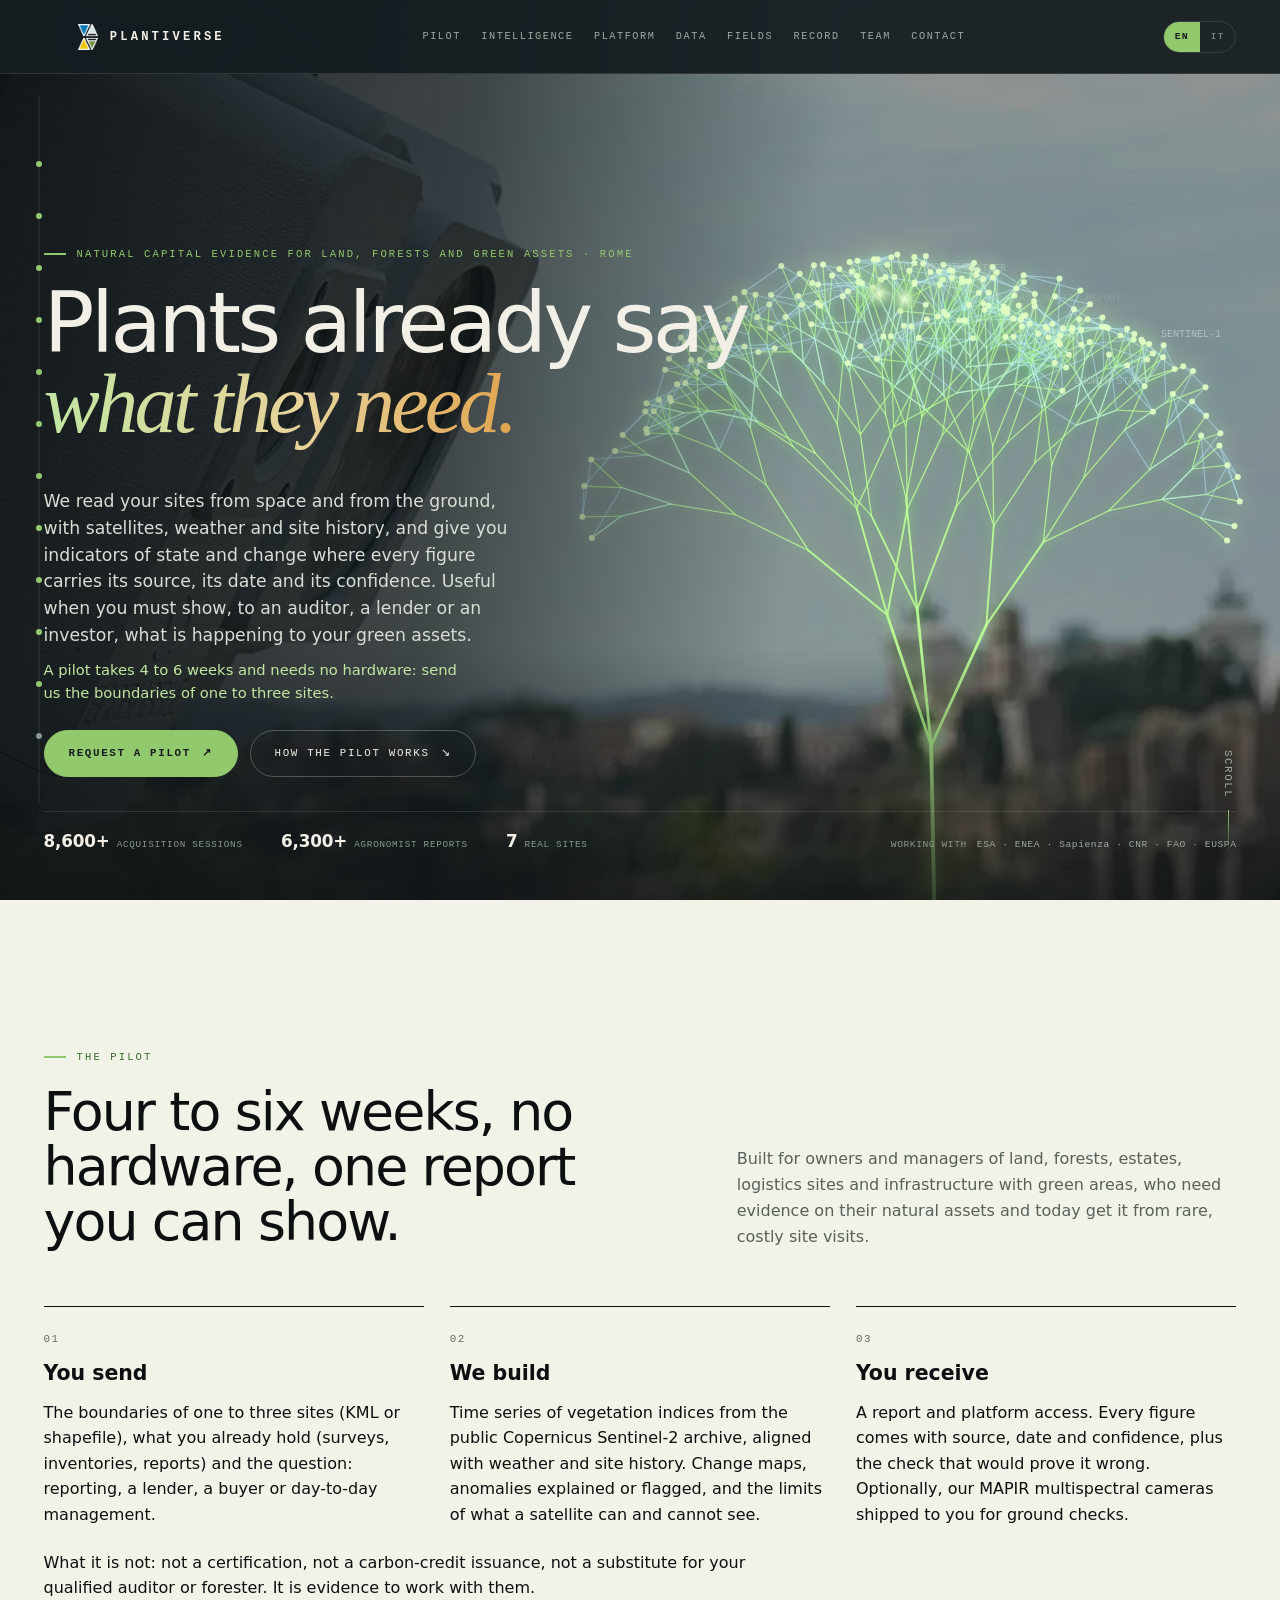
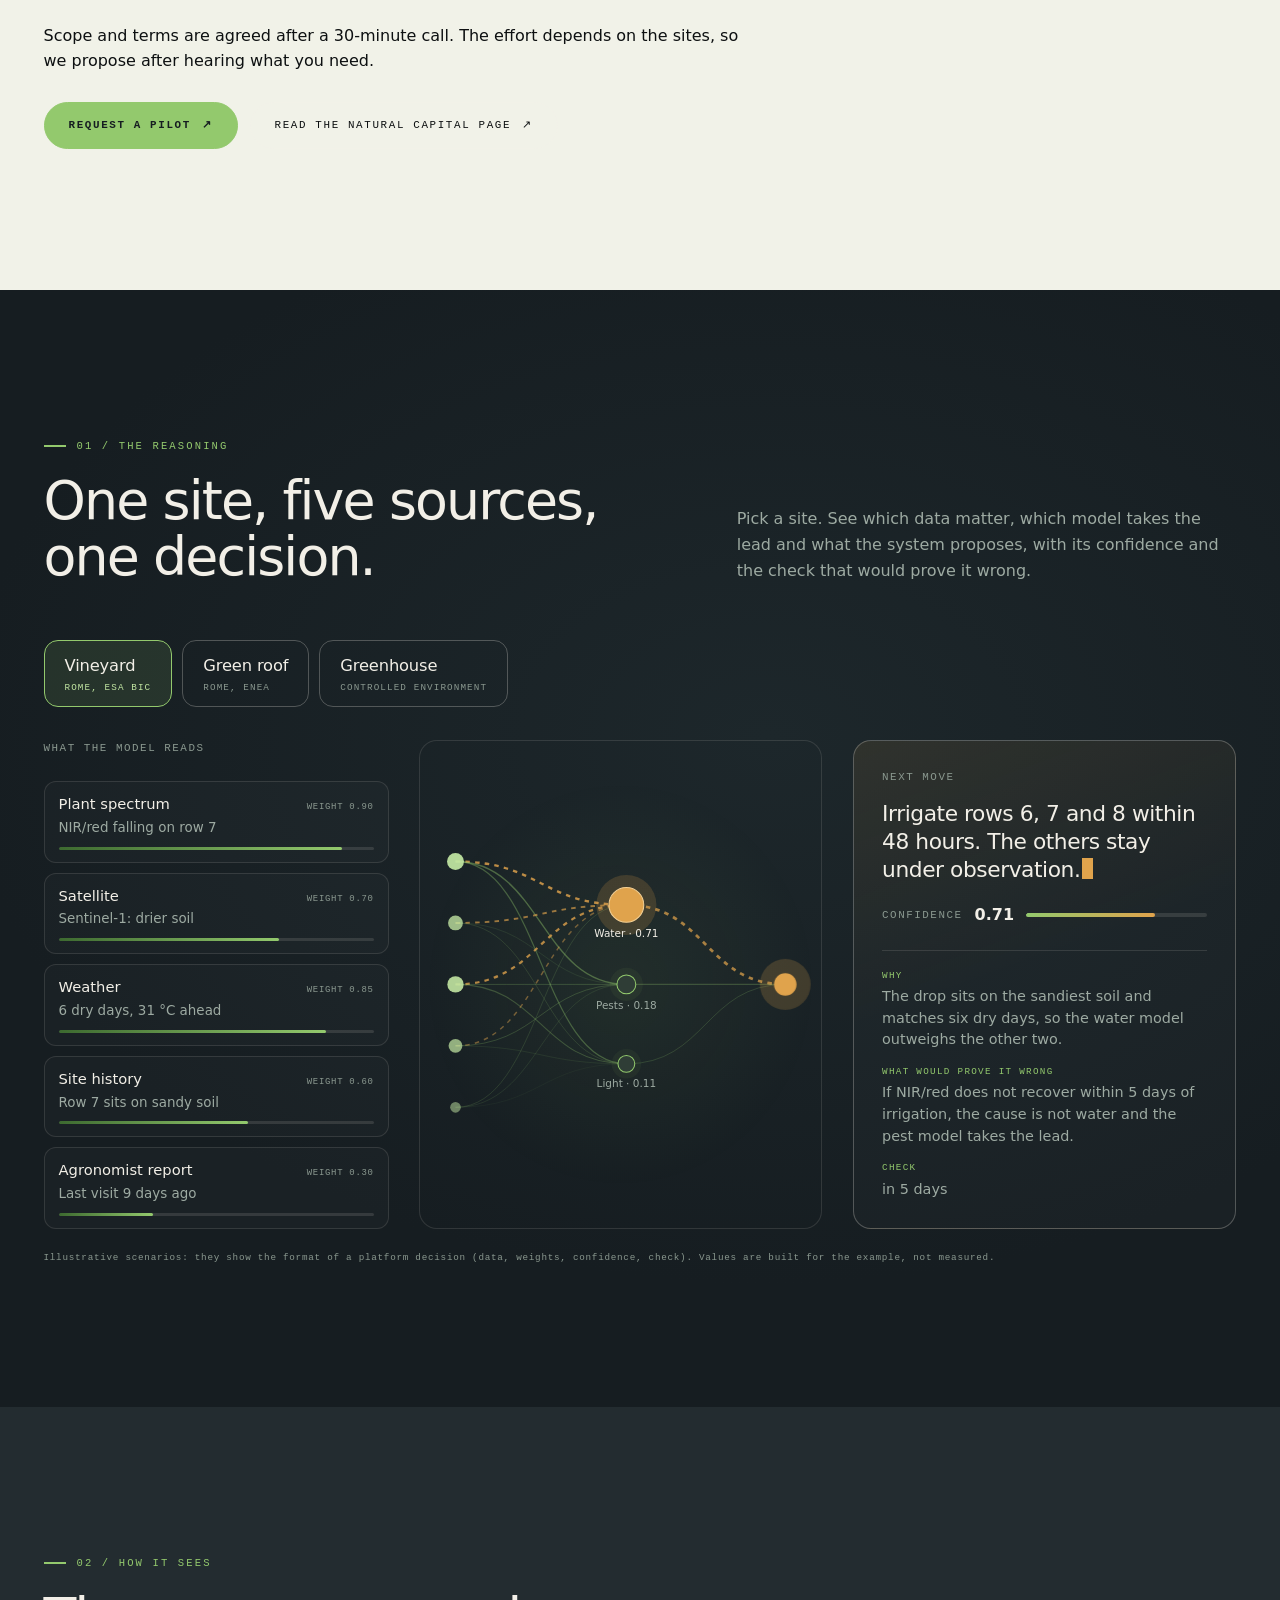
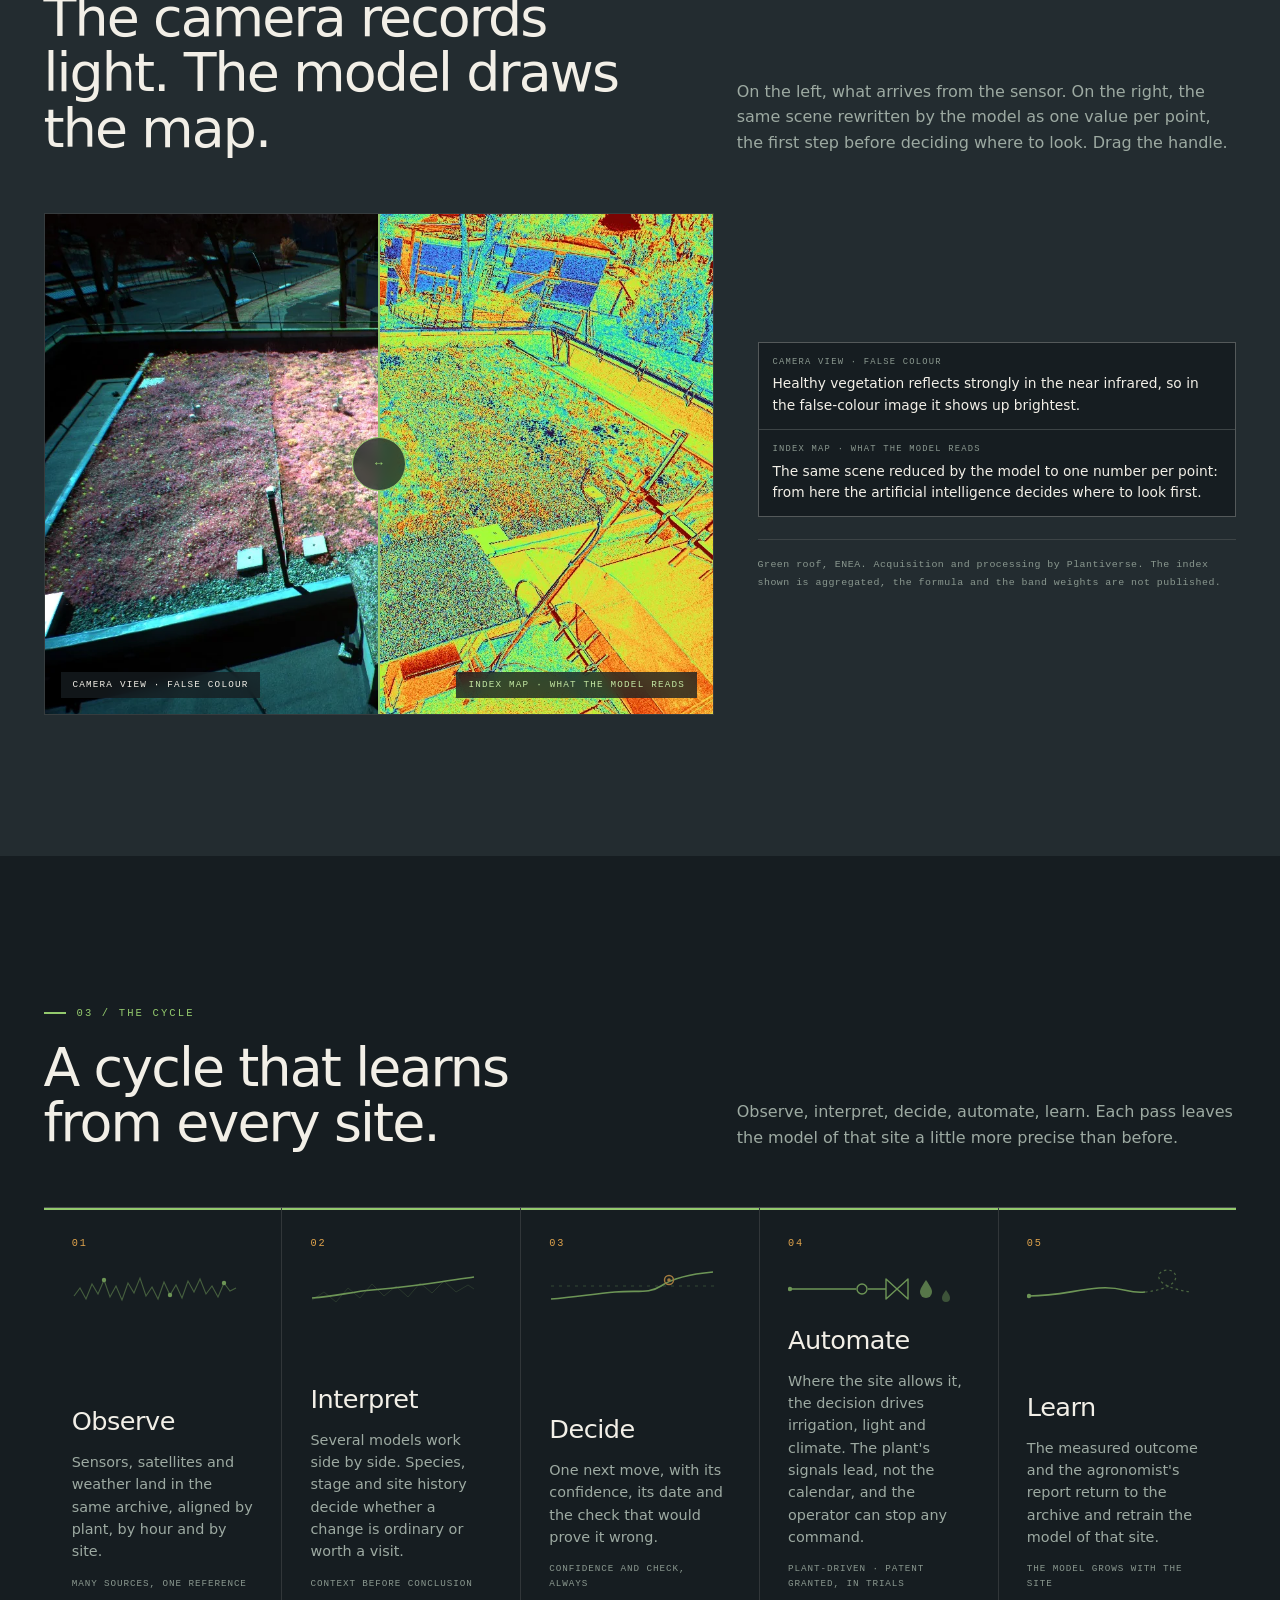
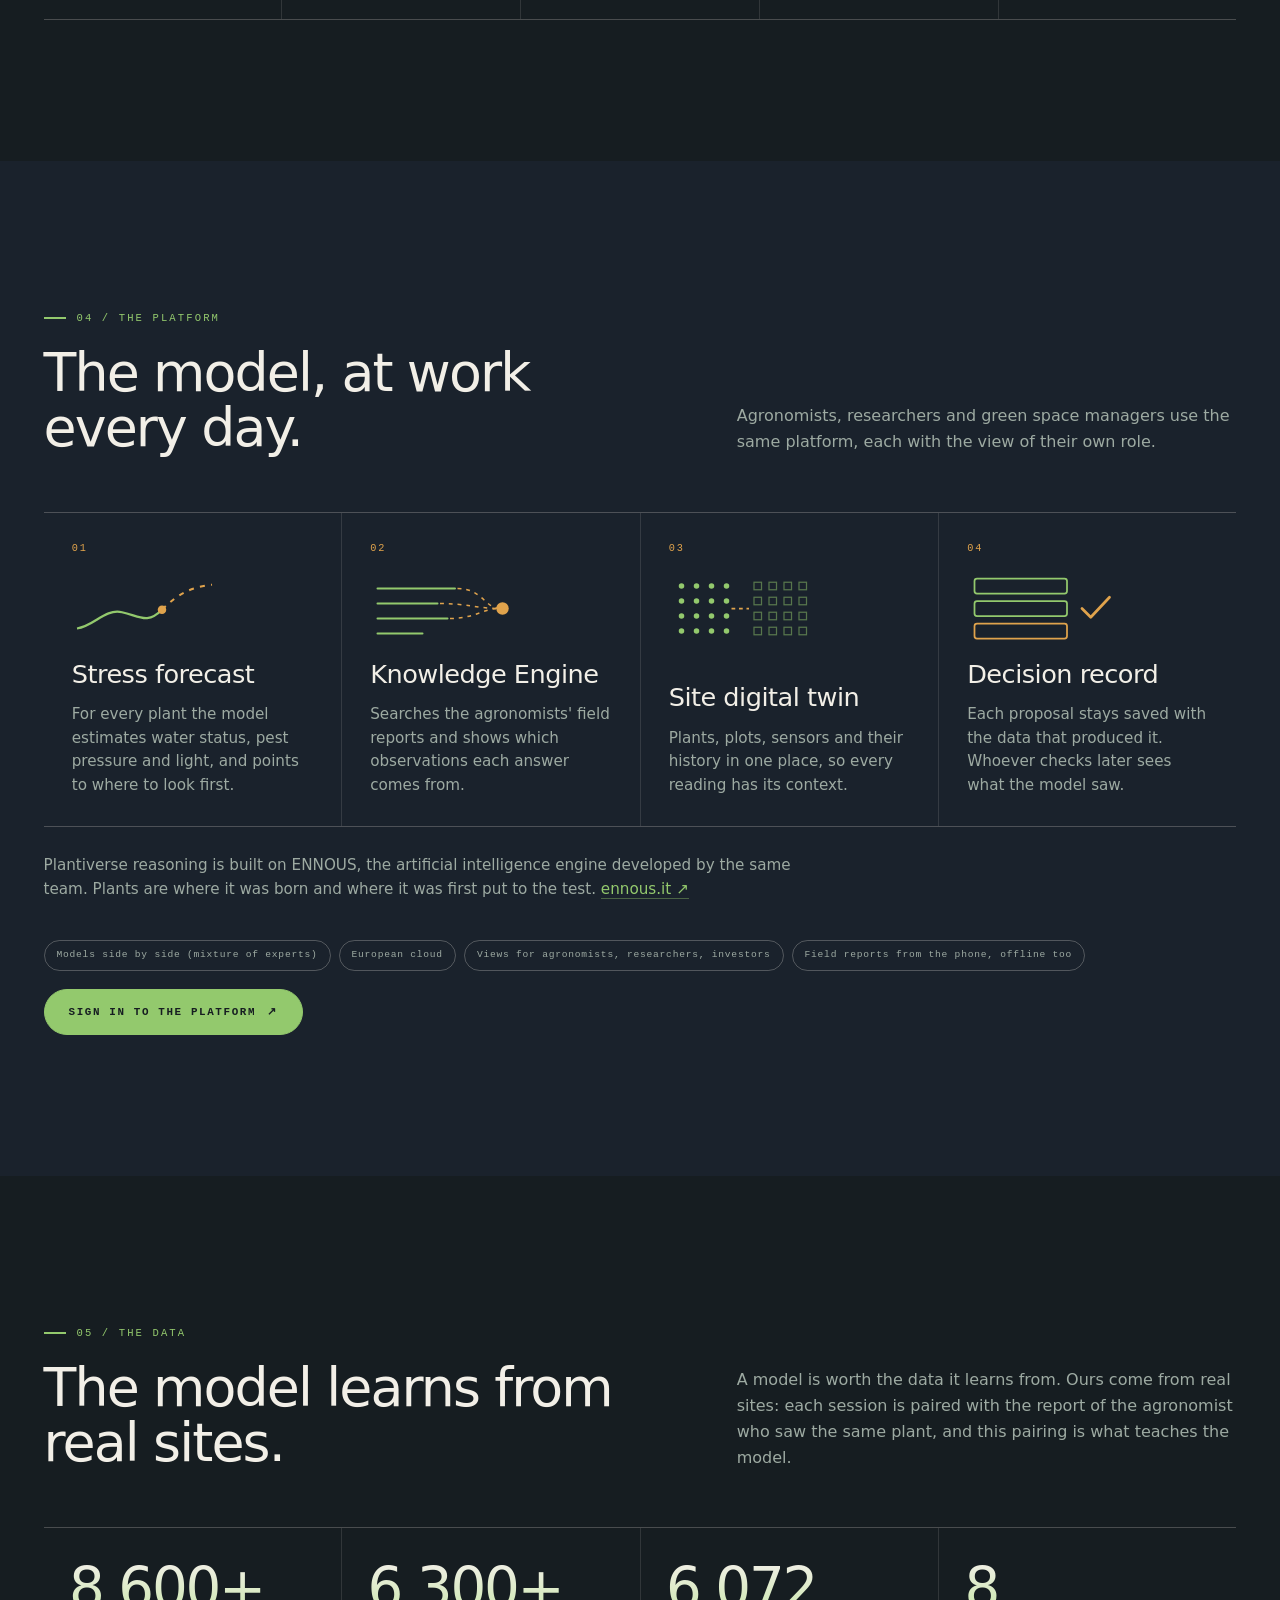
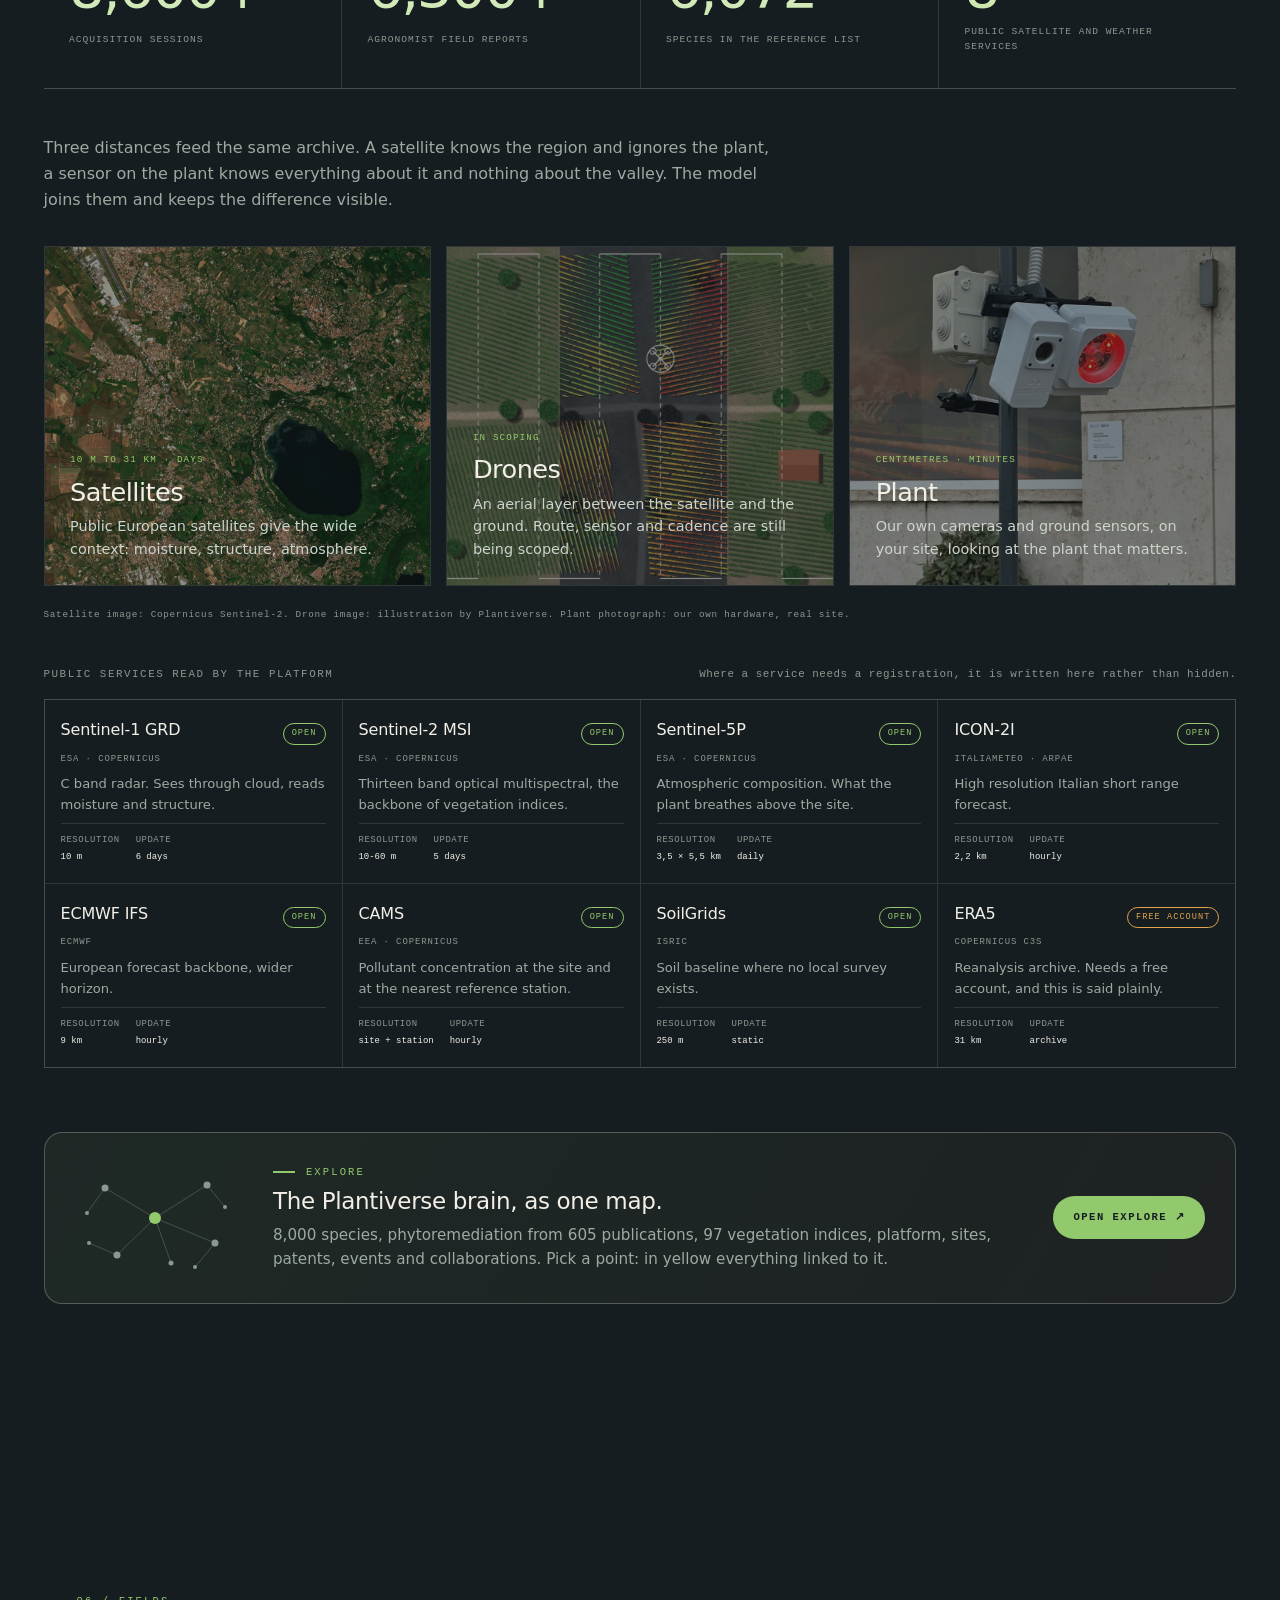
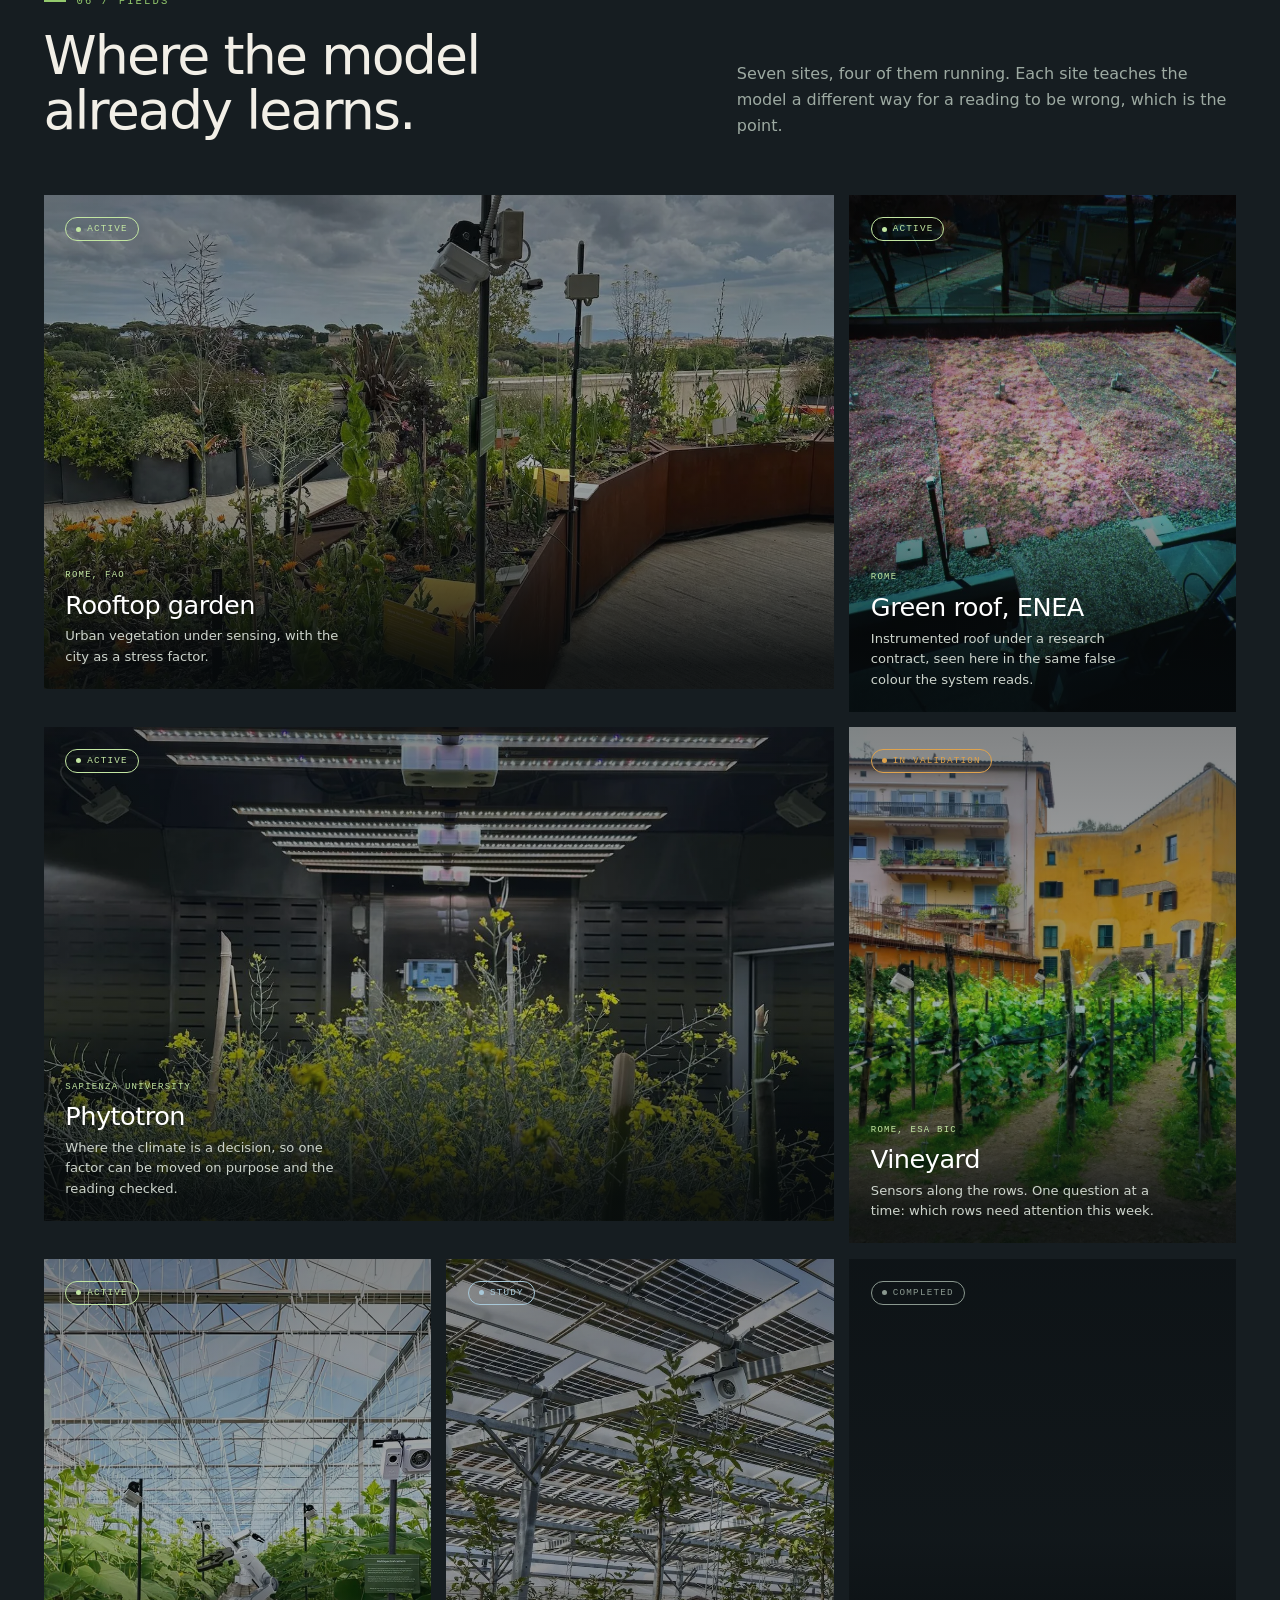
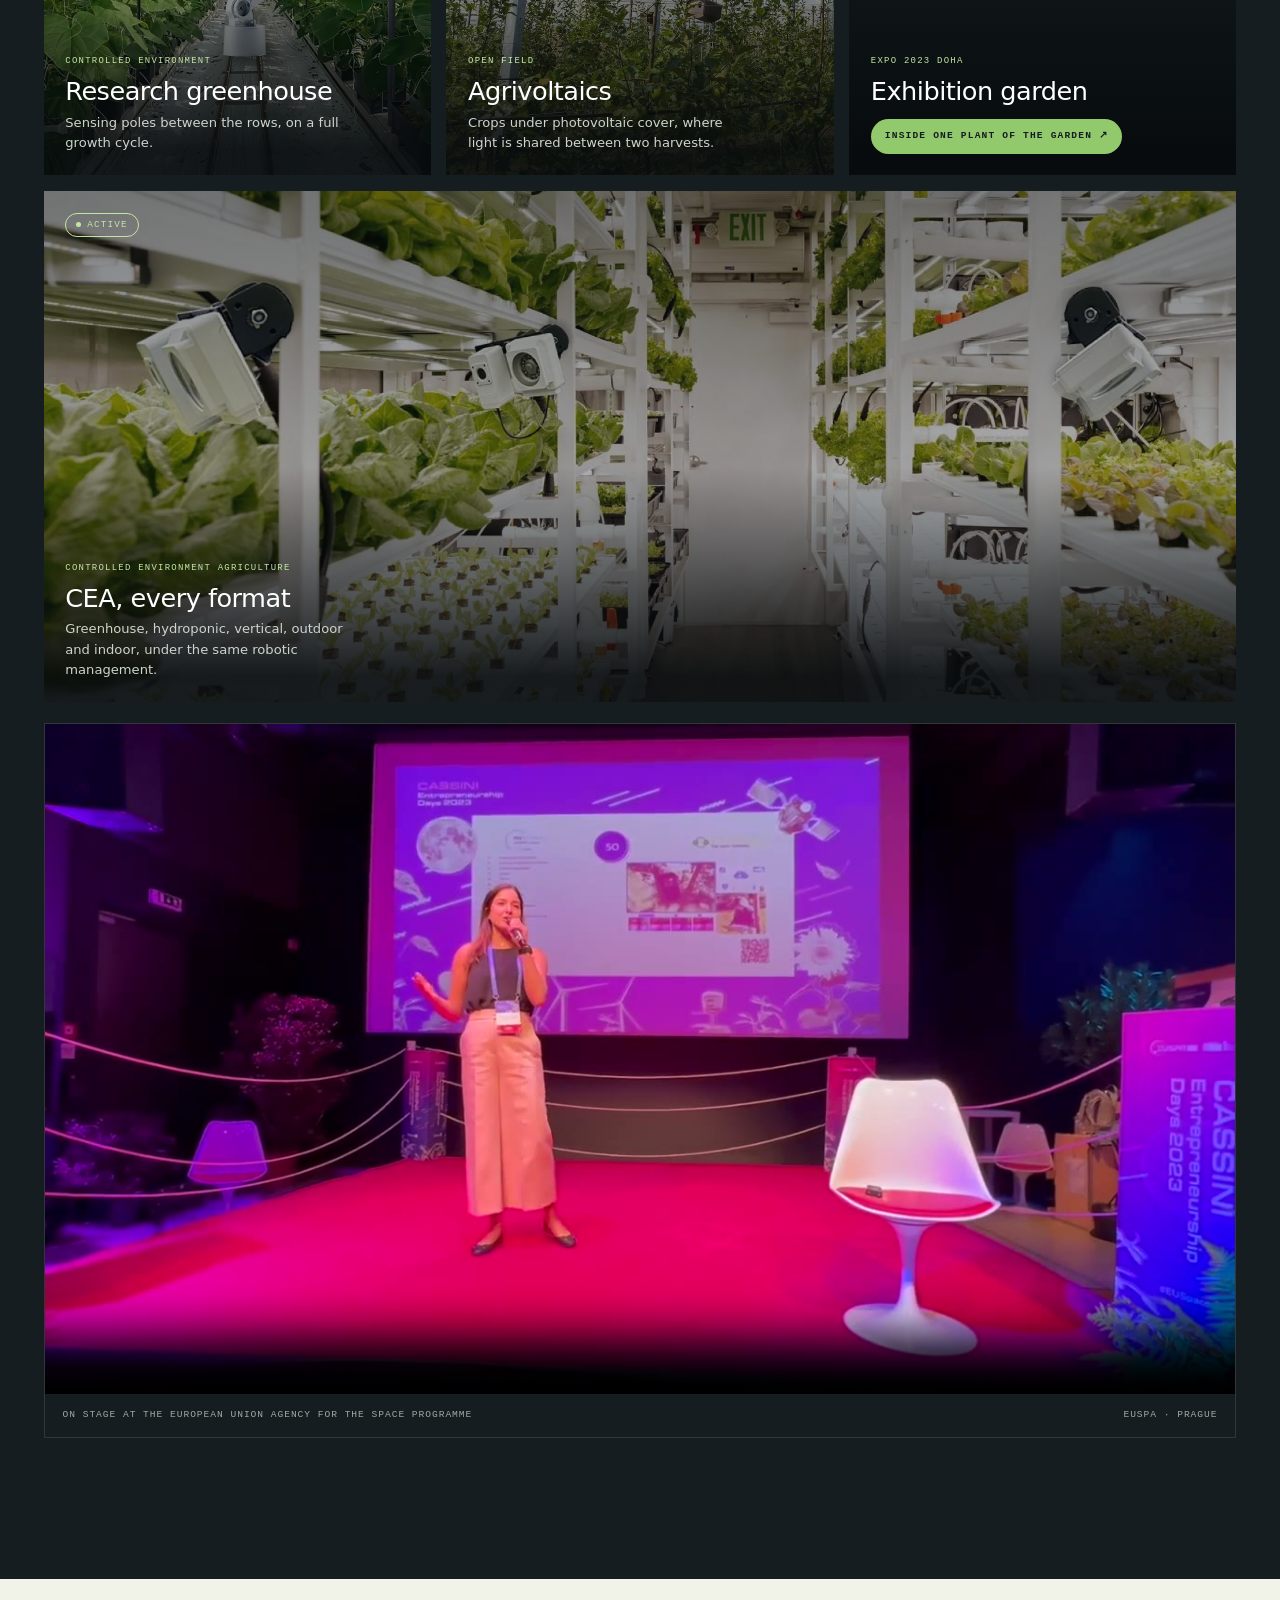
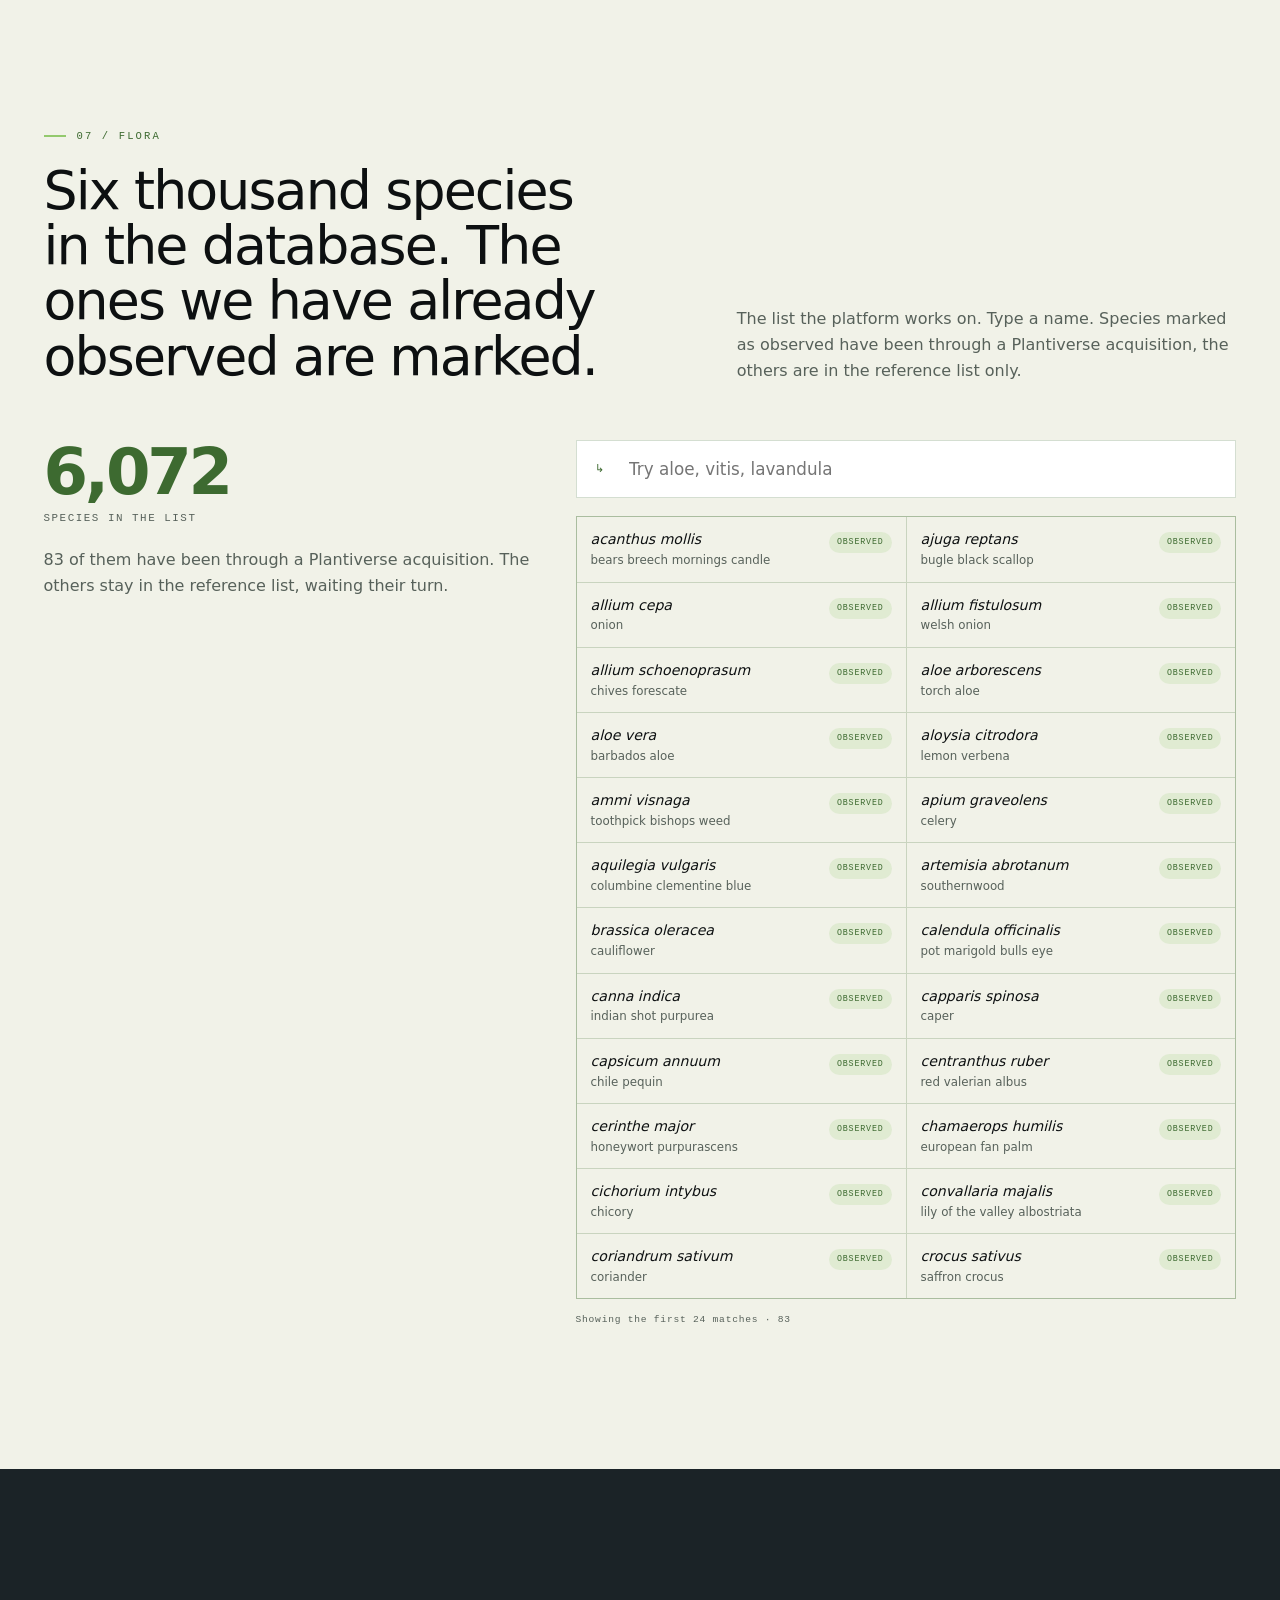
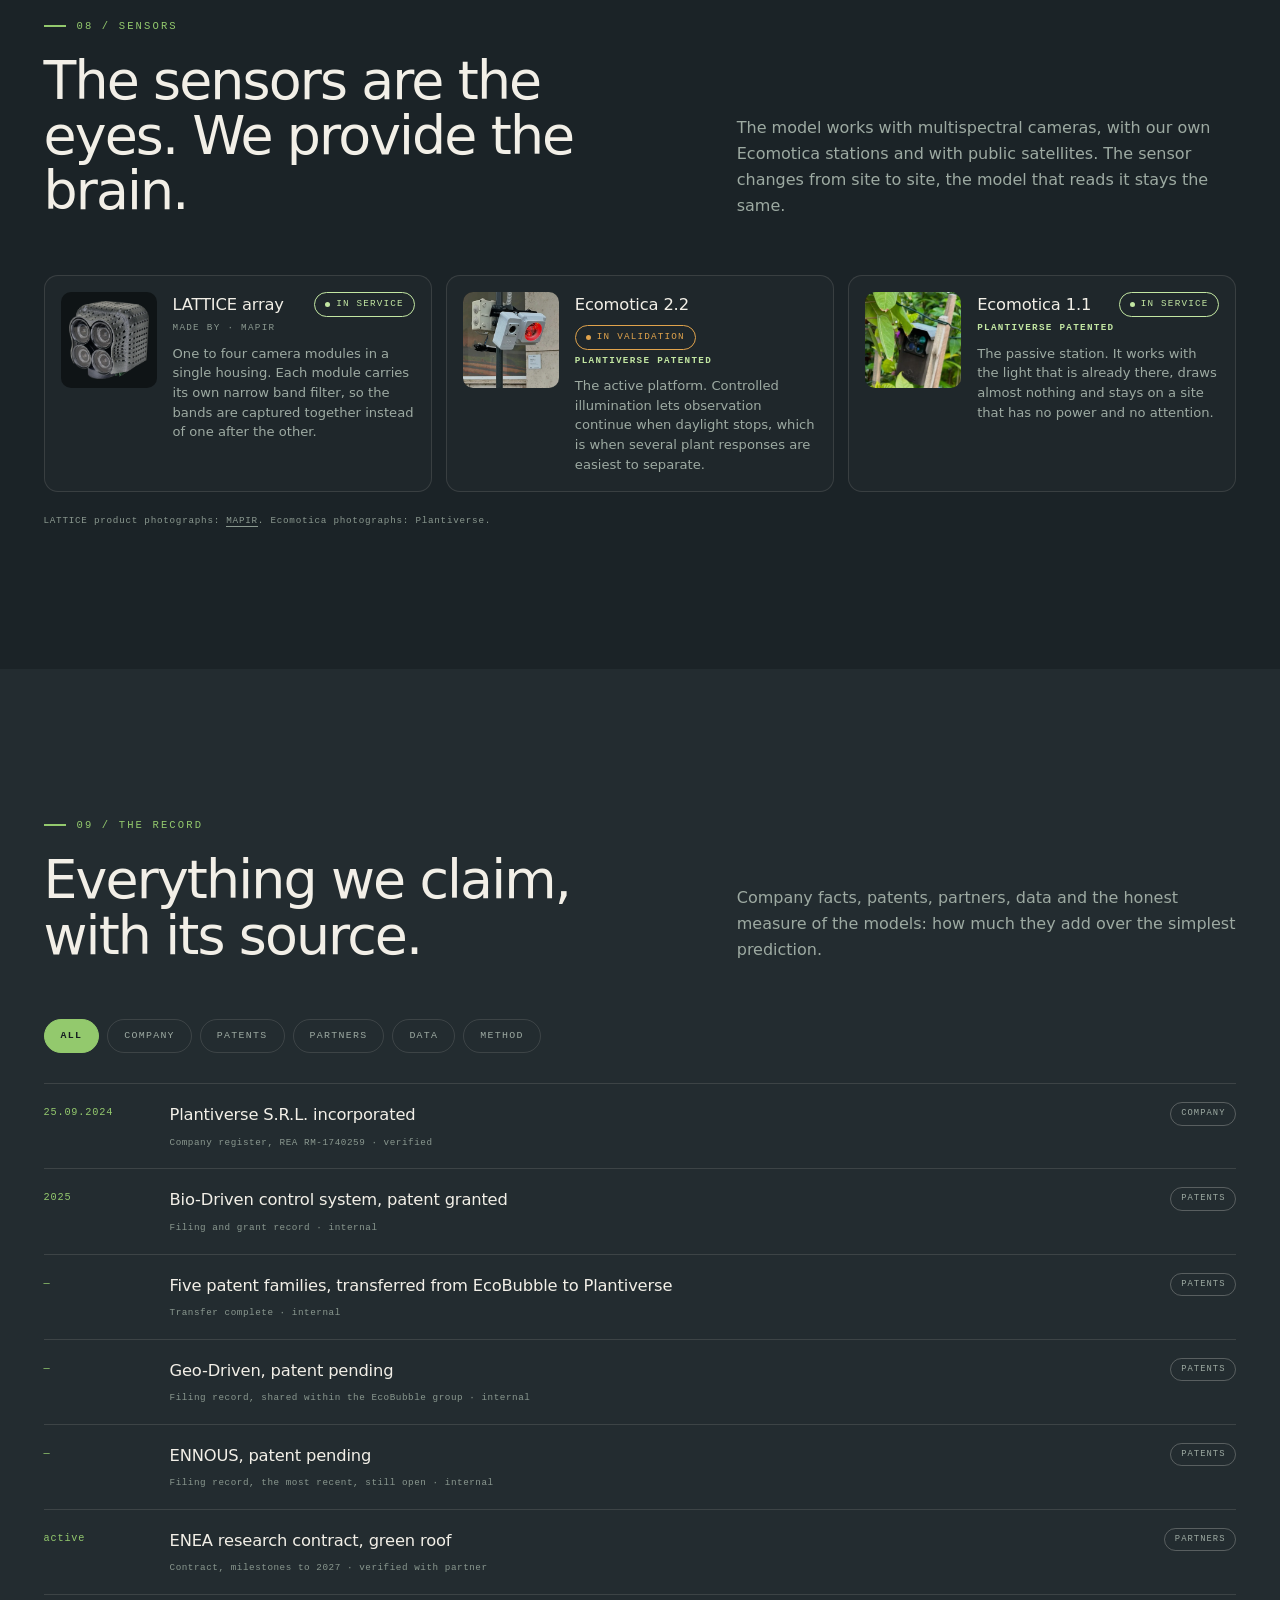
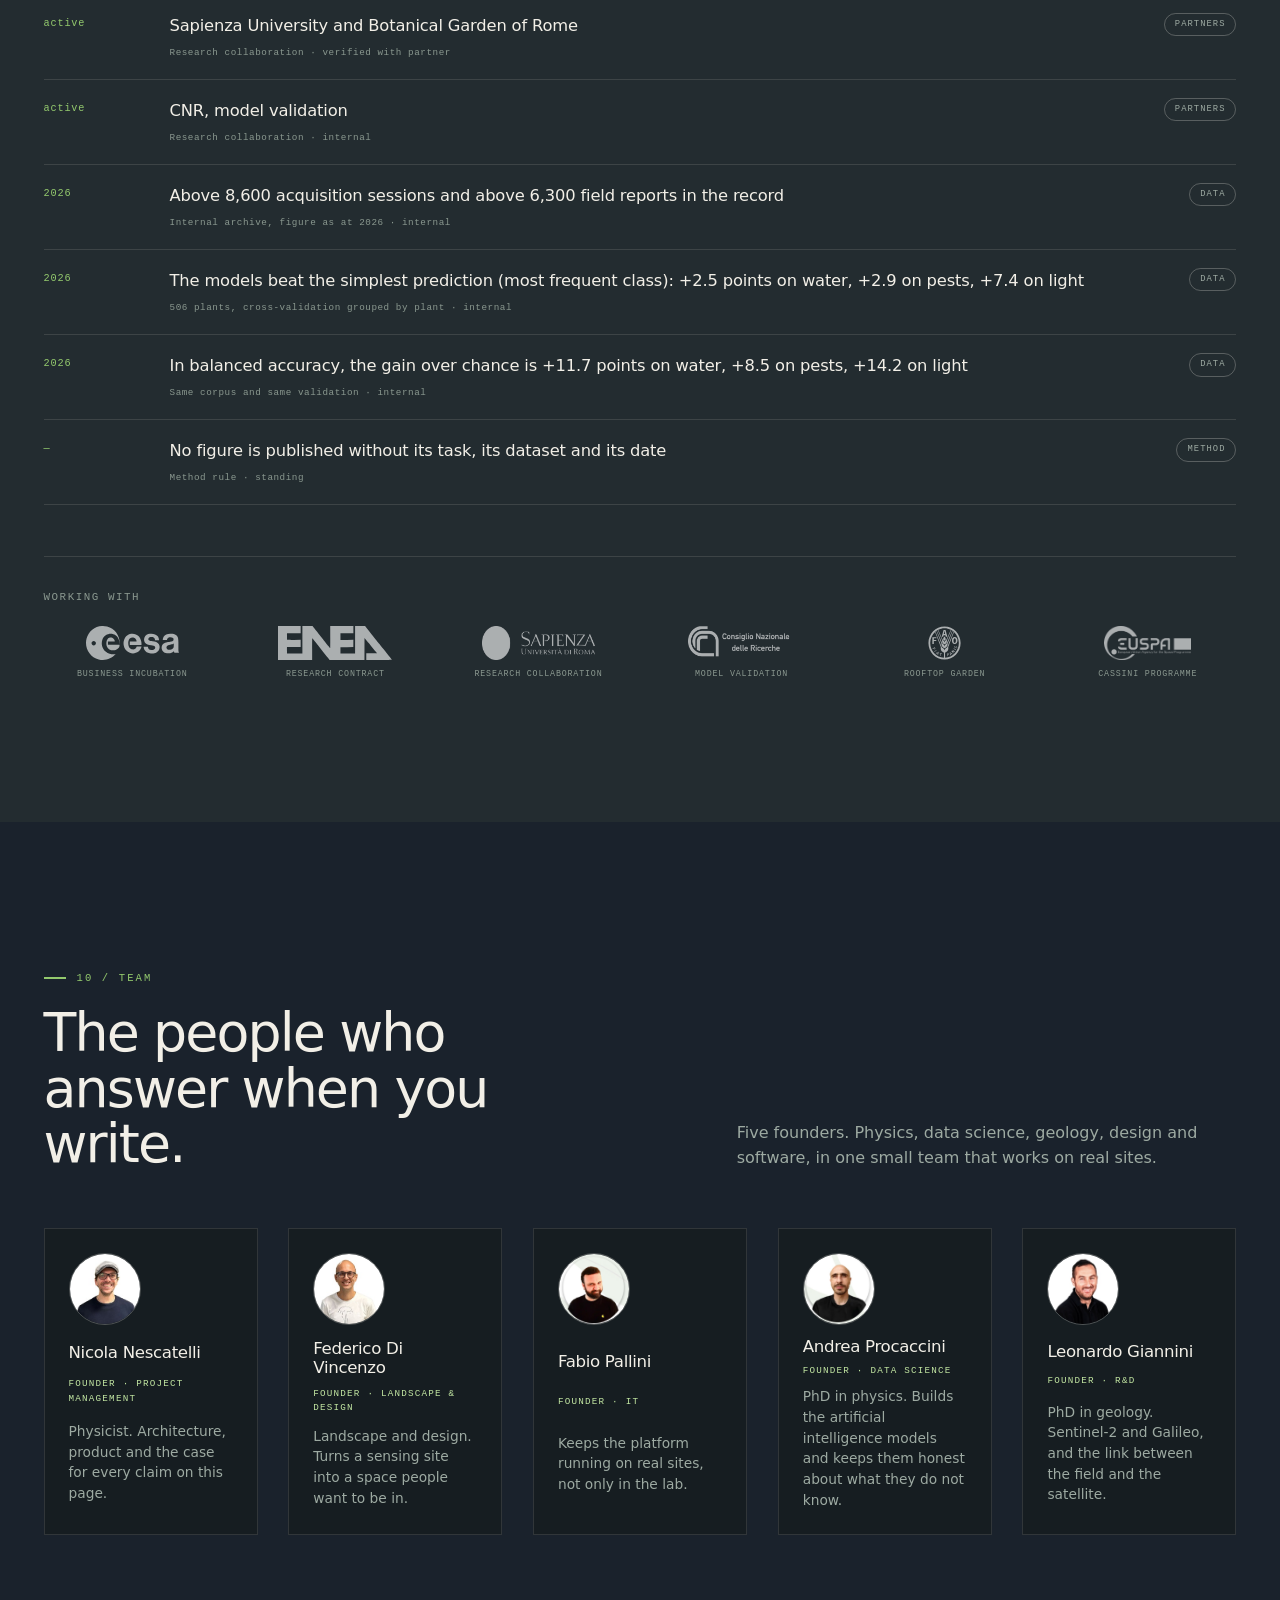
<file: index.html>
<!doctype html>
<html lang="en">
<head>
<meta charset="utf-8">
<meta name="viewport" content="width=device-width, initial-scale=1">
<meta name="theme-color" content="#11171a">
<title>Plantiverse · natural capital evidence from satellites and AI</title>
<meta name="description" content="A 4-6 week pilot that turns satellite, weather and site data into sourced evidence on the state and change of your land, forests and green infrastructure. No hardware needed.">
<meta name="author" content="Plantiverse S.R.L.">
<meta name="robots" content="index,follow">
<link rel="canonical" href="https://www.plantiverse.it/">
<meta property="og:type" content="website">
<meta property="og:site_name" content="Plantiverse">
<meta property="og:locale" content="en_GB">
<meta property="og:title" content="Plantiverse · natural capital evidence from satellites and AI">
<meta property="og:description" content="Sourced evidence on land, forests and green infrastructure from satellites, weather and site history. A 4-6 week pilot, no hardware.">
<meta property="og:image" content="assets/brand/og-card.jpg">
<meta property="og:image:width" content="1200">
<meta property="og:image:height" content="630">
<meta name="twitter:card" content="summary_large_image">
<meta name="twitter:image" content="assets/brand/og-card.jpg">
<link rel="icon" type="image/png" href="assets/brand/favicon-128.png">
<link rel="apple-touch-icon" href="assets/brand/favicon-128.png">
<link rel="stylesheet" href="assets/css/nova.css">
<link rel="stylesheet" href="assets/css/ai.css">
<noscript><style>.rise{opacity:1;transform:none}</style></noscript>
<script type="application/ld+json">
{
  "@context": "https://schema.org",
  "@type": "Organization",
  "name": "Plantiverse S.R.L.",
  "url": "https://www.plantiverse.it/",
  "description": "Spinoff of EcoBubble building artificial intelligence for living systems: models side by side that read plant sensing, satellites, weather and site history, with a digital twin and decision support.",
  "foundingDate": "2024-09-25",
  "email": "info@plantiverse.it",
  "address": { "@type": "PostalAddress", "streetAddress": "Via Benadir 8", "postalCode": "00199", "addressLocality": "Rome", "addressCountry": "IT" },
  "parentOrganization": { "@type": "Organization", "name": "EcoBubble" },
  "knowsAbout": ["natural capital", "ESG evidence", "Sentinel-2 vegetation monitoring", "artificial intelligence", "machine learning for plants", "decision support", "digital twin", "multispectral sensing", "precision viticulture", "controlled environment agriculture"]
}
</script>
</head>
<body>

<a class="skip" href="#main" data-i18n="skip">Skip to content</a>

<nav class="spine" id="spine" aria-label="Section index">
  <span class="spine__fill" id="spineFill" aria-hidden="true"></span>
  <div class="spine__list">
    <a class="spine__dot" href="#pilot" data-sec="pilot"><i></i><span data-i18n="nav.pilot">Pilot</span></a>
    <a class="spine__dot" href="#mind" data-sec="mind"><i></i><span data-i18n="nav.mind">Intelligence</span></a>
    <a class="spine__dot" href="#machine" data-sec="machine"><i></i><span data-i18n="nav.machine">Vision</span></a>
    <a class="spine__dot" href="#sequence" data-sec="sequence"><i></i><span data-i18n="nav.sequence">Cycle</span></a>
    <a class="spine__dot" href="#platform" data-sec="platform"><i></i><span data-i18n="nav.platform">Platform</span></a>
    <a class="spine__dot" href="#data" data-sec="data"><i></i><span data-i18n="nav.data">Data</span></a>
    <a class="spine__dot" href="#fields" data-sec="fields"><i></i><span data-i18n="nav.fields">Fields</span></a>
    <a class="spine__dot" href="#flora" data-sec="flora"><i></i><span data-i18n="nav.flora">Flora</span></a>
    <a class="spine__dot" href="#instruments" data-sec="instruments"><i></i><span data-i18n="nav.instruments">Sensors</span></a>
    <a class="spine__dot" href="#record" data-sec="record"><i></i><span data-i18n="nav.record">Record</span></a>
    <a class="spine__dot" href="#team" data-sec="team"><i></i><span data-i18n="nav.team">Team</span></a>
    <a class="spine__dot" href="#contact" data-sec="contact"><i></i><span data-i18n="nav.contact">Contact</span></a>
  </div>
</nav>

<header class="top">
  <div class="wrap top__in">
    <a class="brand" href="#top" aria-label="Plantiverse, home">
      <img src="assets/brand/mark-white-96.png" srcset="assets/brand/mark-white-96.png 96w, assets/brand/mark-white-192.png 192w" width="96" height="126" alt="" aria-hidden="true">
      <span>PLANTIVERSE</span>
    </a>
    <nav class="nav" aria-label="Primary">
      <a href="#pilot" data-i18n="nav.pilot">Pilot</a>
      <a href="#mind" data-i18n="nav.mind">Intelligence</a>
      <a href="#platform" data-i18n="nav.platform">Platform</a>
      <a href="#data" data-i18n="nav.data">Data</a>
      <a href="#fields" data-i18n="nav.fields">Fields</a>
      <a href="#record" data-i18n="nav.record">Record</a>
      <a href="#team" data-i18n="nav.team">Team</a>
      <a href="#contact" data-i18n="nav.contact">Contact</a>
    </nav>
    <div class="top__side">
      <div class="lang" role="group" data-i18n-aria="lang.aria" aria-label="Language">
        <button type="button" data-lang="en" aria-pressed="true">EN</button>
        <button type="button" data-lang="it" aria-pressed="false">IT</button>
      </div>
      <button class="burger" type="button" id="burger" aria-expanded="false" aria-controls="drawer">
        <i aria-hidden="true"><b></b><b></b><b></b></i><span data-menu-label data-i18n="nav.menu">Menu</span>
      </button>
    </div>
  </div>
</header>

<nav class="drawer" id="drawer" aria-label="Mobile">
  <a href="#pilot"><span data-i18n="nav.pilot">Pilot</span><span>00</span></a>
  <a href="#mind"><span data-i18n="nav.mind">Intelligence</span><span>01</span></a>
  <a href="#machine"><span data-i18n="nav.machine">Vision</span><span>02</span></a>
  <a href="#sequence"><span data-i18n="nav.sequence">Cycle</span><span>03</span></a>
  <a href="#platform"><span data-i18n="nav.platform">Platform</span><span>04</span></a>
  <a href="#data"><span data-i18n="nav.data">Data</span><span>05</span></a>
  <a href="#fields"><span data-i18n="nav.fields">Fields</span><span>06</span></a>
  <a href="#flora"><span data-i18n="nav.flora">Flora</span><span>07</span></a>
  <a href="#instruments"><span data-i18n="nav.instruments">Sensors</span><span>08</span></a>
  <a href="#record"><span data-i18n="nav.record">Record</span><span>09</span></a>
  <a href="#team"><span data-i18n="nav.team">Team</span><span>10</span></a>
  <a href="#contact"><span data-i18n="nav.contact">Contact</span><span>11</span></a>
</nav>

<main id="main"><span id="top"></span>

<!-- ===== hero: the plant as a neural network ===== -->
<section class="hero hero--ai">
  <div class="hero__bg hero__bg--ai">
    <img class="hero__photo" src="assets/img/photo-rome-band-1600.webp"
         srcset="assets/img/photo-rome-band-960.webp 960w, assets/img/photo-rome-band-1600.webp 1600w"
         sizes="100vw" alt="" aria-hidden="true" fetchpriority="high" decoding="async">
    <canvas id="neural" role="img" data-i18n-aria="hero.canvas" aria-label="A plant drawn as a neural network"></canvas>
  </div>
  <div class="hero__veil hero__veil--ai" aria-hidden="true"></div>
  <div class="wrap">
    <span class="eyebrow" data-i18n="hero.eyebrow">Natural capital evidence for land, forests and green assets · Rome</span>
    <h1 class="display hero__title" data-i18n-html="hero.title">Plants already say<br><em>what they need.</em></h1>
    <div class="hero__foot">
      <div class="hero__copy">
        <p class="hero__lede" data-i18n="hero.lede">We read your sites from space and from the ground, with satellites, weather and site history, and give you indicators of state and change where every figure carries its source, its date and its confidence.</p>
        <p class="hero__invite" data-i18n="hero.invite">A pilot takes 4 to 6 weeks and needs no hardware: send us the boundaries of one to three sites.</p>
      </div>
      <div class="btn-row">
        <a class="btn btn--fill" href="#contact"><span data-i18n="hero.cta2">Request a pilot</span> <span aria-hidden="true">&#8599;</span></a>
        <a class="btn" href="#pilot"><span data-i18n="hero.cta1">How the pilot works</span> <span aria-hidden="true">&#8600;</span></a>
      </div>
    </div>
    <div class="proof">
      <div class="proof__stats" id="proofStats"></div>
      <div class="proof__partners">
        <span class="mono proof__label" data-i18n="rec.partners">Working with</span>
        <span class="proof__names" id="proofPartners"></span>
      </div>
    </div>
  </div>
  <span class="hero__scroll mono" aria-hidden="true"><span data-i18n="hero.scroll">Scroll</span></span>
</section>

<!-- ===== 00 the pilot ===== -->
<section class="block block--light" id="pilot">
  <div class="wrap">
    <div class="head rise">
      <div>
        <span class="eyebrow" data-i18n="pilot.eyebrow">The pilot</span>
        <h2 class="h2" data-i18n="pilot.title">Four to six weeks, no hardware, one report you can show.</h2>
      </div>
      <p class="lede" data-i18n="pilot.lede"></p>
    </div>
    <div class="pilot3 rise">
      <article><span class="mono">01</span><h3 data-i18n="pilot.c1t">You send</h3><p data-i18n="pilot.c1"></p></article>
      <article><span class="mono">02</span><h3 data-i18n="pilot.c2t">We build</h3><p data-i18n="pilot.c2"></p></article>
      <article><span class="mono">03</span><h3 data-i18n="pilot.c3t">You receive</h3><p data-i18n="pilot.c3"></p></article>
    </div>
    <p class="pilot__note rise" data-i18n="pilot.not"></p>
    <p class="pilot__note rise" data-i18n="pilot.fee"></p>
    <div class="btn-row rise">
      <a class="btn btn--fill" href="#contact"><span data-i18n="pilot.go">Request a pilot</span> <span aria-hidden="true">&#8599;</span></a>
      <a class="btn" href="natural-capital.html" data-lang-href="it:capitale-naturale.html,en:natural-capital.html"><span data-i18n="pilot.page">Read the natural capital page</span> <span aria-hidden="true">&#8599;</span></a>
    </div>
  </div>
</section>

<!-- ===== 01 the reasoning ===== -->
<section class="block block--mind" id="mind">
  <div class="wrap">
    <div class="head rise">
      <div>
        <span class="eyebrow" data-i18n="mind.eyebrow">01 / The reasoning</span>
        <h2 class="h2" data-i18n="mind.title">One site, five sources, one decision.</h2>
      </div>
      <p class="lede" data-i18n="mind.lede"></p>
    </div>
    <div class="mind__tabs rise" id="mindTabs" role="tablist"></div>
    <div class="mind rise rise--1">
      <div class="mind__inputs" id="mindInputs"></div>
      <div class="mind__stage"><svg id="mindGraph" viewBox="0 0 508 420" aria-hidden="true" focusable="false"></svg></div>
      <div class="mind__out" id="mindOut" aria-live="polite"></div>
    </div>
    <p class="credit" data-i18n="mind.credit"></p>
  </div>
</section>

<!-- ===== 02 how it sees ===== -->
<section class="block block--panel" id="machine">
  <div class="wrap">
    <div class="head rise">
      <div>
        <span class="eyebrow" data-i18n="machine.eyebrow">02 / How it sees</span>
        <h2 class="h2" data-i18n="machine.title">The camera records light. The model draws the map.</h2>
      </div>
      <p class="lede" data-i18n="machine.lede"></p>
    </div>
    <div class="machine">
      <figure class="wipe rise" id="wipe" role="group" aria-label="Camera view compared with the index map">
        <img src="assets/nova/machine-cir.webp" alt="A green roof seen by the camera in false colour" loading="lazy" decoding="async">
        <img class="wipe__top" src="assets/nova/machine-index.webp" alt="The same roof rendered as an index map" loading="lazy" decoding="async">
        <span class="wipe__bar" aria-hidden="true"></span>
        <span class="wipe__grip"><span class="hidden-note" data-i18n="machine.drag">Drag</span><span aria-hidden="true">&#8596;</span></span>
        <figcaption class="wipe__lab wipe__lab--l" data-i18n="machine.left">Camera view · false colour</figcaption>
        <figcaption class="wipe__lab wipe__lab--r" data-i18n="machine.right">Index map · what the model reads</figcaption>
        <input class="hidden-note" id="wipeRange" type="range" min="0" max="100" value="50" aria-label="Comparison position">
      </figure>
      <div class="rise rise--1">
        <div class="steps-mini" id="wipeCopy"></div>
        <p class="machine__note" data-i18n="machine.note"></p>
      </div>
    </div>
  </div>
</section>

<!-- ===== 03 the cycle ===== -->
<section class="block" id="sequence">
  <div class="wrap">
    <div class="head rise">
      <div>
        <span class="eyebrow" data-i18n="seq.eyebrow">03 / The cycle</span>
        <h2 class="h2" data-i18n="seq.title">A cycle that learns from every site.</h2>
      </div>
      <p class="lede" data-i18n="seq.lede"></p>
    </div>
  </div>
  <div class="wrap"><div class="steps" id="steps"></div></div>
</section>

<!-- ===== 04 platform ===== -->
<section class="block block--midnight" id="platform">
  <div class="wrap">
    <div class="head rise">
      <div>
        <span class="eyebrow" data-i18n="plat.eyebrow">04 / The platform</span>
        <h2 class="h2" data-i18n="plat.title">The model, at work every day.</h2>
      </div>
      <p class="lede" data-i18n="plat.lede"></p>
    </div>
    <div class="caps" id="caps"></div>
    <p class="plat__ennous rise"><span data-i18n="plat.ennous">Plantiverse reasoning is built on ENNOUS, the artificial intelligence engine developed by the same team. Plants are where it was born and where it was first put to the test.</span> <a href="https://www.ennous.it" target="_blank" rel="noopener">ennous.it <span aria-hidden="true">&#8599;</span></a></p>
    <div class="plat__foot rise">
      <div class="chips" id="chips"></div>
      <a class="btn btn--fill" href="https://platform.plantiverse.it/login" target="_blank" rel="noopener"><span data-i18n="plat.cta">Sign in to the platform</span> <span aria-hidden="true">&#8599;</span></a>
    </div>
  </div>
</section>

<!-- ===== 05 data ===== -->
<section class="block" id="data">
  <div class="wrap">
    <div class="head rise">
      <div>
        <span class="eyebrow" data-i18n="data.eyebrow">05 / The data</span>
        <h2 class="h2" data-i18n="data.title">The model learns from real sites.</h2>
      </div>
      <p class="lede" data-i18n="data.lede"></p>
    </div>
    <div class="counters rise" id="counters"></div>
    <p class="lede data__sub rise" data-i18n="data.sub"></p>
    <div class="horizons rise" id="horizons"></div>
    <p class="credit" data-i18n="data.credit"></p>
    <div class="feeds rise rise--1">
      <div class="feeds__head">
        <span class="mono" style="color:var(--on-dark-low)" data-i18n="data.sources">Public services read by the platform</span>
        <span class="mono" style="color:var(--on-dark-low);text-transform:none;letter-spacing:.05em" data-i18n="data.honest"></span>
      </div>
      <div class="feed-grid" id="feeds"></div>
    </div>
    <a class="explore rise" href="esplora.html">
      <svg class="explore__map" viewBox="0 0 160 110" aria-hidden="true">
        <g stroke="currentColor" stroke-width="0.8" opacity="0.45"><path d="M80 55 L30 25 M80 55 L132 22 M80 55 L140 80 M80 55 L42 92 M80 55 L96 100 M30 25 L12 50 M132 22 L150 44 M42 92 L14 80 M140 80 L120 104"/></g>
        <g fill="currentColor"><circle cx="30" cy="25" r="3.5"/><circle cx="132" cy="22" r="3.5"/><circle cx="140" cy="80" r="3.5"/><circle cx="42" cy="92" r="3.5"/><circle cx="96" cy="100" r="2.5"/><circle cx="12" cy="50" r="2"/><circle cx="150" cy="44" r="2"/><circle cx="14" cy="80" r="2"/><circle cx="120" cy="104" r="2"/></g>
        <circle cx="80" cy="55" r="6" class="explore__hub"/>
      </svg>
      <span class="explore__txt">
        <span class="eyebrow" data-i18n="explore.eyebrow">Explore</span>
        <b data-i18n="explore.title">The Plantiverse brain, as one map.</b>
        <span data-i18n="explore.line">Ask about a site, a sensor or a species. The answer is always a published entry with its source, and every link says what two entries share.</span>
      </span>
      <span class="explore__go"><span data-i18n="explore.go">Open Explore</span> <span aria-hidden="true">&#8599;</span></span>
    </a>
  </div>
</section>

<!-- ===== 06 fields ===== -->
<section class="block" id="fields">
  <div class="wrap">
    <div class="head rise">
      <div>
        <span class="eyebrow" data-i18n="fields.eyebrow">06 / Fields</span>
        <h2 class="h2" data-i18n="fields.title">Where the model already learns.</h2>
      </div>
      <p class="lede" data-i18n="fields.lede"></p>
    </div>
    <div class="mosaic rise" id="mosaic"></div>
    <figure class="film rise rise--1">
      <video controls preload="none" poster="assets/nova/euspa-poster.jpg" playsinline>
        <source src="assets/nova/euspa.mp4" type="video/mp4">
      </video>
      <figcaption class="film__cap">
        <span data-i18n="fields.video">On stage at the European Union Agency for the Space Programme</span>
        <span>EUSPA · Prague</span>
      </figcaption>
    </figure>
  </div>
</section>

<!-- ===== 07 flora ===== -->
<section class="block block--light" id="flora">
  <div class="wrap">
    <div class="head rise">
      <div>
        <span class="eyebrow" data-i18n="flora.eyebrow">07 / Flora</span>
        <h2 class="h2" data-i18n="flora.title">Six thousand species in the database. The ones we have already observed are marked.</h2>
      </div>
      <p class="lede" data-i18n="flora.lede"></p>
    </div>
    <div class="flora">
      <div class="rise flora__count">
        <b id="floraTotal">6.072</b>
        <span class="mono" style="color:var(--on-light-mid)" data-i18n="flora.count">species in the list</span>
        <p class="lede" style="margin-top:18px" id="floraObservedLine"></p>
      </div>
      <div class="rise rise--1">
        <label class="flora__search" for="floraInput">
          <span class="mono">↳</span>
          <input id="floraInput" type="search" autocomplete="off" spellcheck="false" data-i18n-ph="flora.ph" placeholder="Try aloe, vitis, lavandula">
        </label>
        <div class="flora__out" id="floraOut"></div>
        <p class="flora__foot" id="floraFoot"></p>
      </div>
    </div>
  </div>
</section>

<!-- ===== 08 sensors, kept compact ===== -->
<section class="block block--compact" id="instruments">
  <div class="wrap">
    <div class="head rise">
      <div>
        <span class="eyebrow" data-i18n="inst.eyebrow">08 / Sensors</span>
        <h2 class="h2" data-i18n="inst.title">The sensors are the eyes. We provide the brain.</h2>
      </div>
      <p class="lede" data-i18n="inst.lede"></p>
    </div>
    <div class="eyes rise" id="instruments-list"></div>
    <p class="credit" data-i18n-html="inst.credit"></p>
  </div>
</section>

<!-- ===== 09 record ===== -->
<section class="block block--panel" id="record">
  <div class="wrap">
    <div class="head rise">
      <div>
        <span class="eyebrow" data-i18n="rec.eyebrow">09 / The record</span>
        <h2 class="h2" data-i18n="rec.title">Everything we claim, with its source.</h2>
      </div>
      <p class="lede" data-i18n="rec.lede"></p>
    </div>
    <div class="filters rise" id="recFilters" role="group" aria-label="Filter the record">
      <button type="button" data-f="all" aria-pressed="true" data-i18n="rec.all">All</button>
      <button type="button" data-f="company" aria-pressed="false" data-i18n="rec.company">Company</button>
      <button type="button" data-f="ip" aria-pressed="false" data-i18n="rec.ip">Patents</button>
      <button type="button" data-f="partner" aria-pressed="false" data-i18n="rec.partner">Partners</button>
      <button type="button" data-f="data" aria-pressed="false" data-i18n="rec.data">Data</button>
      <button type="button" data-f="method" aria-pressed="false" data-i18n="rec.method">Method</button>
    </div>
    <div class="rec rise" id="rec"></div>
    <div class="partners rise">
      <span class="mono" style="color:var(--on-dark-low)" data-i18n="rec.partners">Working with</span>
      <div class="partners__row" id="partners"></div>
    </div>
  </div>
</section>

<!-- ===== 10 team ===== -->
<section class="block block--midnight" id="team">
  <div class="wrap">
    <div class="head rise">
      <div>
        <span class="eyebrow" data-i18n="team.eyebrow">10 / Team</span>
        <h2 class="h2" data-i18n="team.title">The people who answer when you write.</h2>
      </div>
      <p class="lede" data-i18n="team.lede"></p>
    </div>
    <div class="team rise" id="team-list"></div>
  </div>
</section>

<!-- ===== 11 contact ===== -->
<section class="block" id="contact">
  <div class="wrap">
    <div class="head rise">
      <div>
        <span class="eyebrow" data-i18n="contact.eyebrow">11 / Contact</span>
        <h2 class="h2" data-i18n="contact.title">Let's talk about your site.</h2>
      </div>
      <p class="lede" data-i18n="contact.lede"></p>
    </div>
    <div class="router">
      <div class="rise router__side">
        <div class="intents" id="intents" role="tablist" aria-orientation="vertical"></div>
        <p class="direct"><span data-i18n="contact.direct">Or write to</span> <a href="mailto:info@plantiverse.it">info@plantiverse.it</a></p>
      </div>
      <form class="form rise rise--1" id="contactForm" novalidate>
        <p class="form__intro" id="formIntro"></p>
        <div class="fields" id="formFields"></div>
        <div class="btn-row"><button class="btn btn--fill" type="submit" id="formSubmit" data-i18n="contact.compose">Compose the message</button></div>
        <p class="form__status" id="formStatus" role="status" aria-live="polite"></p>
        <p class="form__note" data-i18n="contact.note"></p>
      </form>
    </div>
  </div>
</section>
</main>

<footer class="foot">
  <div class="wrap">
    <div class="foot__top">
      <div>
        <img class="foot__logo" src="assets/brand/logo-white-600.png" srcset="assets/brand/logo-white-600.png 600w, assets/brand/logo-white-1200.png 1200w" sizes="290px" width="600" height="110" alt="Plantiverse, plant driven systems" loading="lazy" decoding="async">
        <h2 data-i18n="footer.title">Plants already say what they need. Our artificial intelligence listens.</h2>
      </div>
      <div class="foot__col">
        <h4 data-i18n="nav.mind">Intelligence</h4>
        <ul>
          <li><a href="#mind" data-i18n="nav.mind">Intelligence</a></li>
          <li><a href="#platform" data-i18n="nav.platform">Platform</a></li>
          <li><a href="#data" data-i18n="nav.data">Data</a></li>
          <li><a href="#fields" data-i18n="nav.fields">Fields</a></li>
          <li><a href="https://platform.plantiverse.it/login" target="_blank" rel="noopener">platform.plantiverse.it</a></li>
        </ul>
      </div>
      <div class="foot__col">
        <h4 data-i18n="nav.record">Record</h4>
        <ul>
          <li><a href="#flora" data-i18n="nav.flora">Flora</a></li>
          <li><a href="#instruments" data-i18n="nav.instruments">Sensors</a></li>
          <li><a href="#record" data-i18n="nav.record">Record</a></li>
          <li><a href="#team" data-i18n="nav.team">Team</a></li>
          <li><a href="mailto:info@plantiverse.it">info@plantiverse.it</a></li>
        </ul>
      </div>
    </div>
    <div class="foot__end">
      <span data-i18n="footer.addr">Plantiverse S.R.L. · Via Benadir 8, 00199 Rome · REA RM-1740259</span>
      <span data-i18n-html="footer.img"></span>
      <span><a href="privacy.html" data-i18n="footer.privacy">Privacy</a> · <a href="#top" data-i18n="footer.top">Back to top</a></span>
    </div>
  </div>
</footer>

<script src="assets/js/nova-content.js"></script>
<script src="assets/js/ai-content.js"></script>
<script src="assets/js/ai.js"></script>
<script src="assets/js/flora-data.js" defer></script>
</body>
</html>
</file>
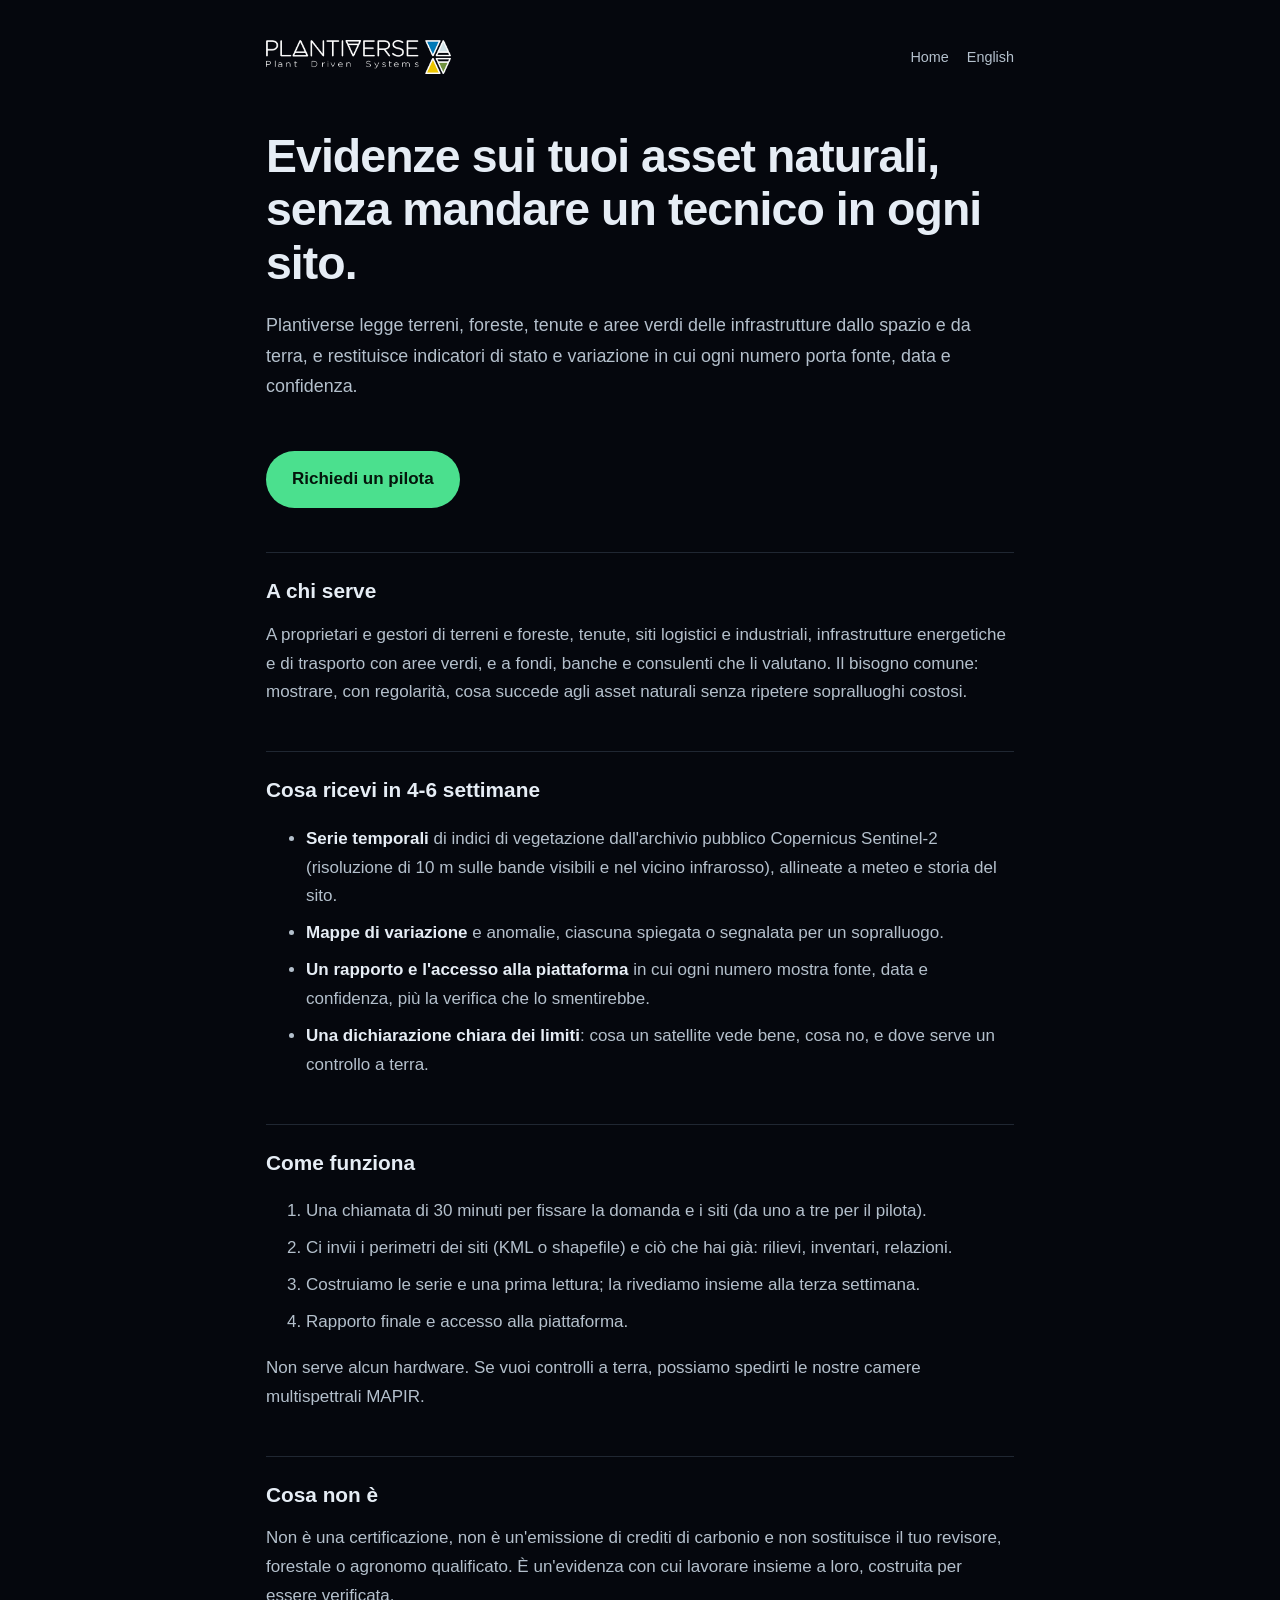
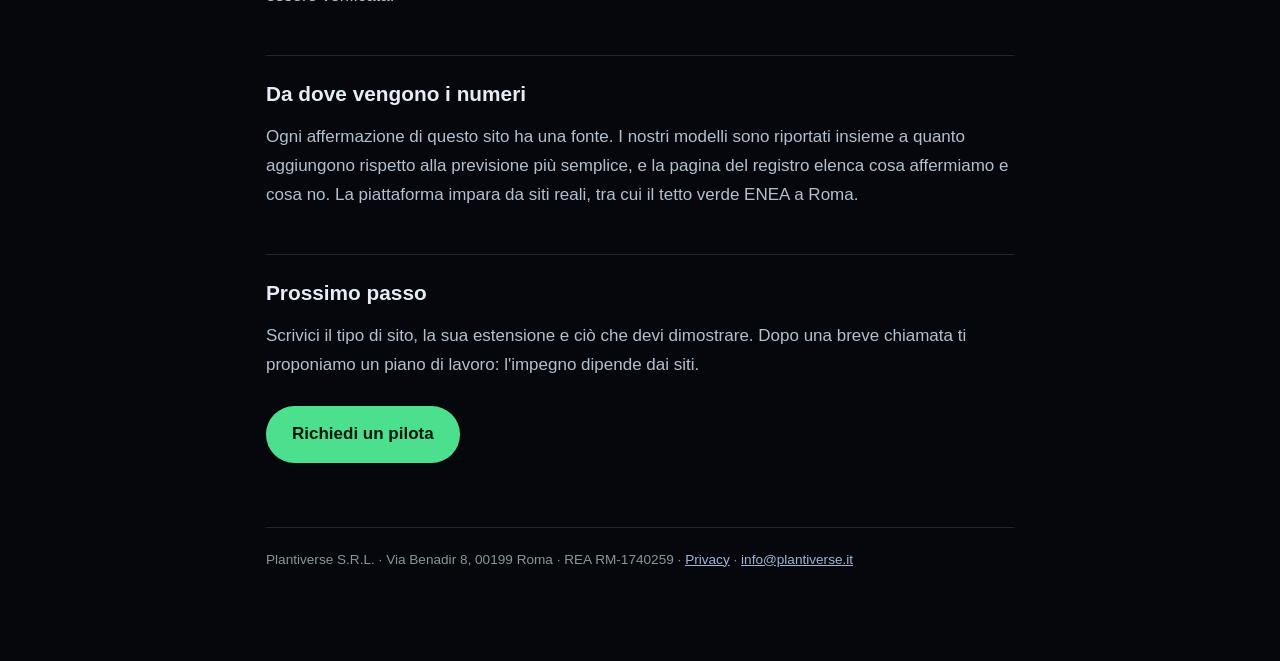
<file: capitale-naturale.html>
<!doctype html>
<html lang="it">
<head>
<meta charset="utf-8">
<meta name="viewport" content="width=device-width, initial-scale=1">
<title>Evidenze sul capitale naturale da satelliti e AI · Plantiverse</title>
<meta name="description" content="Un pilota di 4-6 settimane che trasforma dati satellitari Sentinel-2, meteo e storia del sito in indicatori con fonte sullo stato e sulla variazione di terreni, foreste e verde infrastrutturale. Nessun hardware.">
<meta name="robots" content="index,follow">
<link rel="canonical" href="https://www.plantiverse.it/capitale-naturale.html">
<link rel="alternate" hreflang="it" href="https://www.plantiverse.it/capitale-naturale.html">
<link rel="alternate" hreflang="en" href="https://www.plantiverse.it/natural-capital.html">
<link rel="alternate" hreflang="x-default" href="https://www.plantiverse.it/natural-capital.html">
<meta property="og:type" content="website">
<meta property="og:site_name" content="Plantiverse">
<meta property="og:locale" content="it_IT">
<meta property="og:title" content="Evidenze sul capitale naturale da satelliti e AI · Plantiverse">
<meta property="og:description" content="Un pilota di 4-6 settimane che trasforma dati satellitari Sentinel-2, meteo e storia del sito in indicatori con fonte sullo stato e sulla variazione di terreni, foreste e verde infrastrutturale. Nessun hardware.">
<meta property="og:image" content="https://www.plantiverse.it/assets/brand/og-card.jpg">
<link rel="icon" type="image/png" href="assets/brand/favicon-128.png">
<script type="application/ld+json">
{
 "@context": "https://schema.org",
 "@type": "Service",
 "name": "Evidenze sui tuoi asset naturali, senza mandare un tecnico in ogni sito.",
 "description": "Un pilota di 4-6 settimane che trasforma dati satellitari Sentinel-2, meteo e storia del sito in indicatori con fonte sullo stato e sulla variazione di terreni, foreste e verde infrastrutturale. Nessun hardware.",
 "provider": {
  "@type": "Organization",
  "name": "Plantiverse S.R.L.",
  "url": "https://www.plantiverse.it/",
  "email": "info@plantiverse.it"
 },
 "areaServed": "Europe",
 "serviceType": "Natural capital monitoring"
}
</script>
<style>
  :root { --bg:#05070d; --ink:#e6edf5; --mid:#b4c0cc; --low:#8a988f; --line:rgba(157,183,213,.18); --acc:#4be08e; --link:#9db7d5; }
  * { box-sizing:border-box; }
  body { margin:0; background:var(--bg); color:var(--ink); font:17px/1.7 -apple-system,BlinkMacSystemFont,"Segoe UI",Helvetica,Arial,sans-serif; }
  main { max-width:780px; margin:0 auto; padding:40px 16px 90px; }
  a { color:var(--link); }
  .top { display:flex; align-items:center; justify-content:space-between; gap:16px; margin-bottom:56px; }
  .top img { height:34px; width:auto; display:block; }
  .top nav a { margin-left:18px; font-size:.9rem; color:var(--mid); text-decoration:none; }
  h1 { font-size:clamp(1.9rem,5vw,2.9rem); line-height:1.15; letter-spacing:-.02em; margin:0 0 20px; }
  .lede { color:var(--mid); font-size:1.12rem; margin:0 0 36px; }
  h2 { font-size:1.3rem; margin:44px 0 10px; padding-top:20px; border-top:1px solid var(--line); }
  li { margin:8px 0; } p { margin:12px 0; color:var(--mid); } li, b { color:var(--ink); } li { color:var(--mid); }
  .btn { display:inline-block; margin-top:14px; padding:14px 26px; border-radius:999px; background:var(--acc); color:#04150b; font-weight:700; text-decoration:none; }
  footer { margin-top:64px; padding-top:20px; border-top:1px solid var(--line); font-size:.85rem; color:var(--low); }
</style>
</head>
<body>
<main>
  <div class="top">
    <a href="index.html"><img src="assets/brand/logo-white-600.png" alt="Plantiverse"></a>
    <nav><a href="index.html">Home</a><a href="natural-capital.html" hreflang="en">English</a></nav>
  </div>
  <h1>Evidenze sui tuoi asset naturali, senza mandare un tecnico in ogni sito.</h1>
  <p class="lede">Plantiverse legge terreni, foreste, tenute e aree verdi delle infrastrutture dallo spazio e da terra, e restituisce indicatori di stato e variazione in cui ogni numero porta fonte, data e confidenza.</p>
  <a class="btn" href="mailto:info@plantiverse.it?subject=Plantiverse%20/%20Richiesta%20pilota">Richiedi un pilota</a>
  <h2>A chi serve</h2>
  <p>A proprietari e gestori di terreni e foreste, tenute, siti logistici e industriali, infrastrutture energetiche e di trasporto con aree verdi, e a fondi, banche e consulenti che li valutano. Il bisogno comune: mostrare, con regolarità, cosa succede agli asset naturali senza ripetere sopralluoghi costosi.</p>
  <h2>Cosa ricevi in 4-6 settimane</h2>
  <ul><li><b>Serie temporali</b> di indici di vegetazione dall'archivio pubblico Copernicus Sentinel-2 (risoluzione di 10 m sulle bande visibili e nel vicino infrarosso), allineate a meteo e storia del sito.</li><li><b>Mappe di variazione</b> e anomalie, ciascuna spiegata o segnalata per un sopralluogo.</li><li><b>Un rapporto e l'accesso alla piattaforma</b> in cui ogni numero mostra fonte, data e confidenza, più la verifica che lo smentirebbe.</li><li><b>Una dichiarazione chiara dei limiti</b>: cosa un satellite vede bene, cosa no, e dove serve un controllo a terra.</li></ul>
  <h2>Come funziona</h2>
  <ol><li>Una chiamata di 30 minuti per fissare la domanda e i siti (da uno a tre per il pilota).</li><li>Ci invii i perimetri dei siti (KML o shapefile) e ciò che hai già: rilievi, inventari, relazioni.</li><li>Costruiamo le serie e una prima lettura; la rivediamo insieme alla terza settimana.</li><li>Rapporto finale e accesso alla piattaforma.</li></ol><p>Non serve alcun hardware. Se vuoi controlli a terra, possiamo spedirti le nostre camere multispettrali MAPIR.</p>
  <h2>Cosa non è</h2>
  <p>Non è una certificazione, non è un&#x27;emissione di crediti di carbonio e non sostituisce il tuo revisore, forestale o agronomo qualificato. È un&#x27;evidenza con cui lavorare insieme a loro, costruita per essere verificata.</p>
  <h2>Da dove vengono i numeri</h2>
  <p>Ogni affermazione di questo sito ha una fonte. I nostri modelli sono riportati insieme a quanto aggiungono rispetto alla previsione più semplice, e la pagina del registro elenca cosa affermiamo e cosa no. La piattaforma impara da siti reali, tra cui il tetto verde ENEA a Roma.</p>
  <h2>Prossimo passo</h2>
  <p>Scrivici il tipo di sito, la sua estensione e ciò che devi dimostrare. Dopo una breve chiamata ti proponiamo un piano di lavoro: l'impegno dipende dai siti.</p>
  <p><a class="btn" href="mailto:info@plantiverse.it?subject=Plantiverse%20/%20Richiesta%20pilota">Richiedi un pilota</a></p>
  <footer>Plantiverse S.R.L. · Via Benadir 8, 00199 Roma · REA RM-1740259 · <a href="privacy.html">Privacy</a> · <a href="mailto:info@plantiverse.it">info@plantiverse.it</a></footer>
</main>
</body>
</html>
</file>
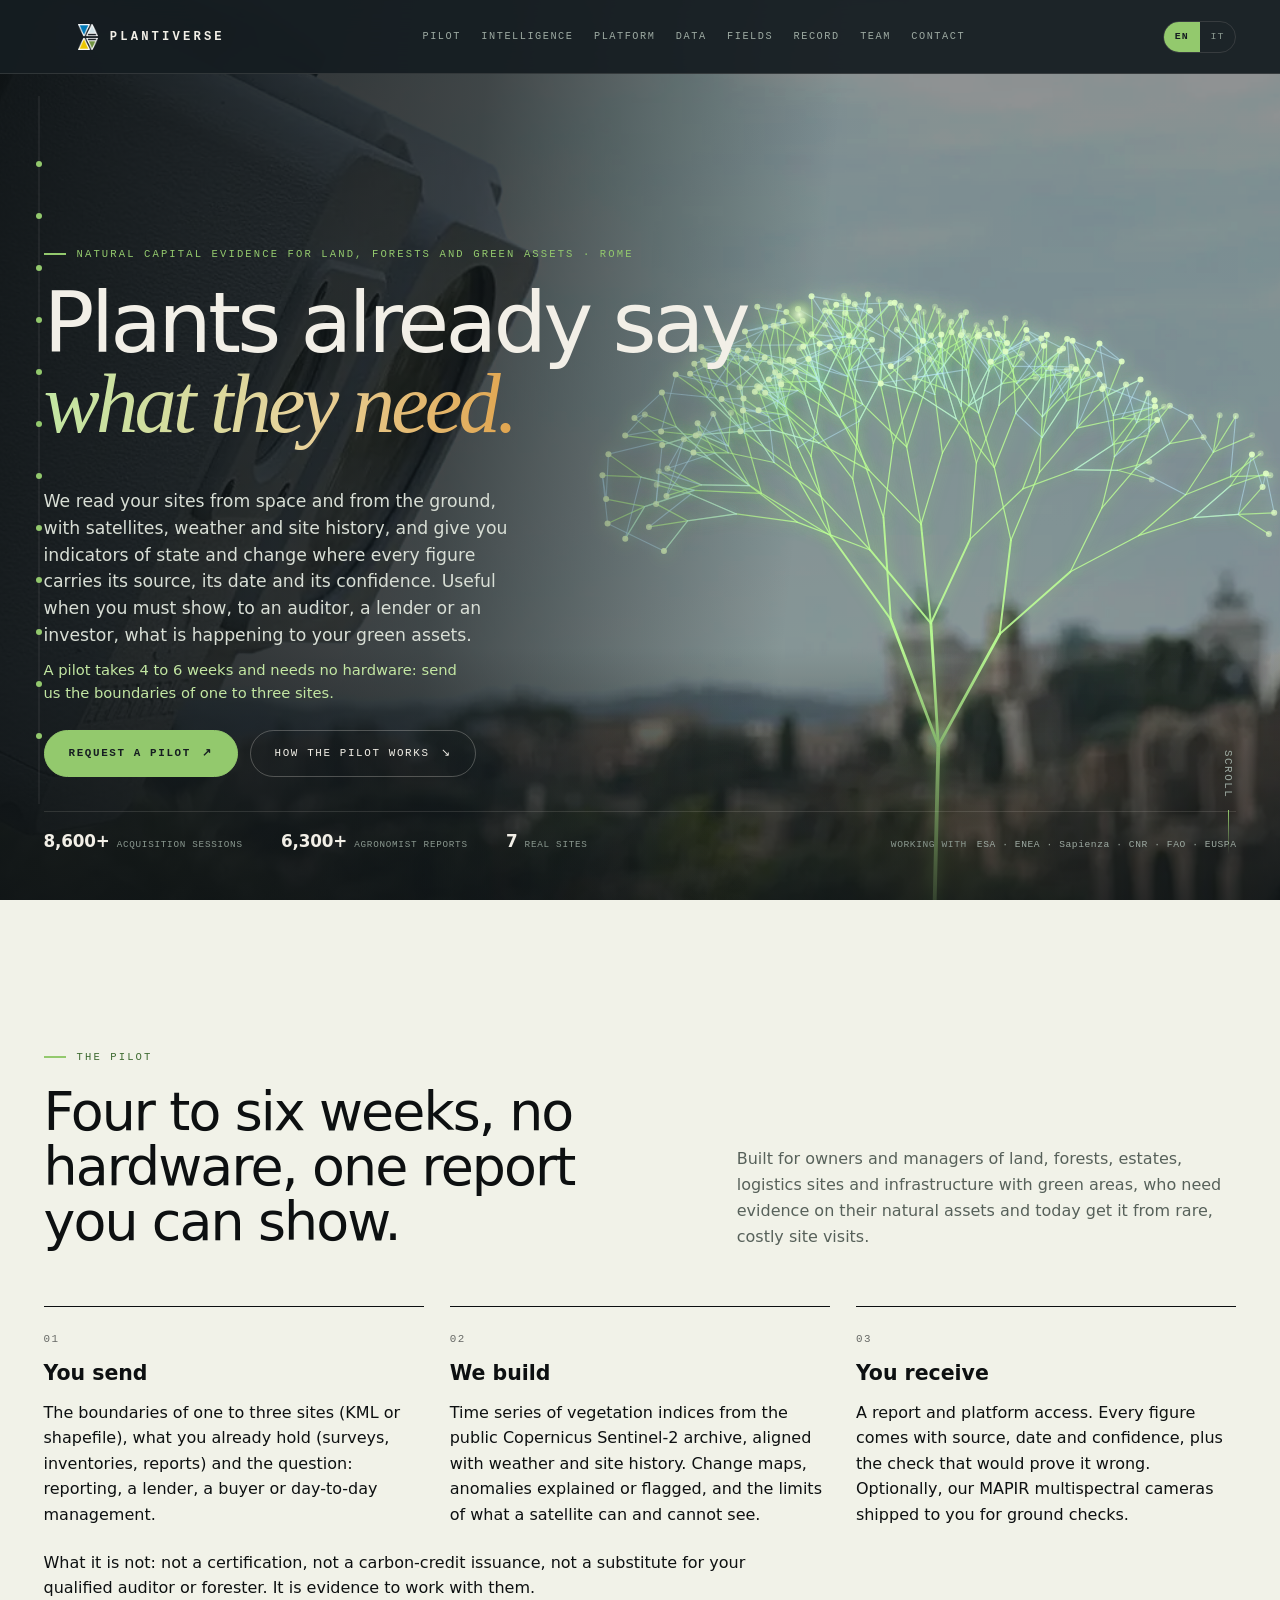
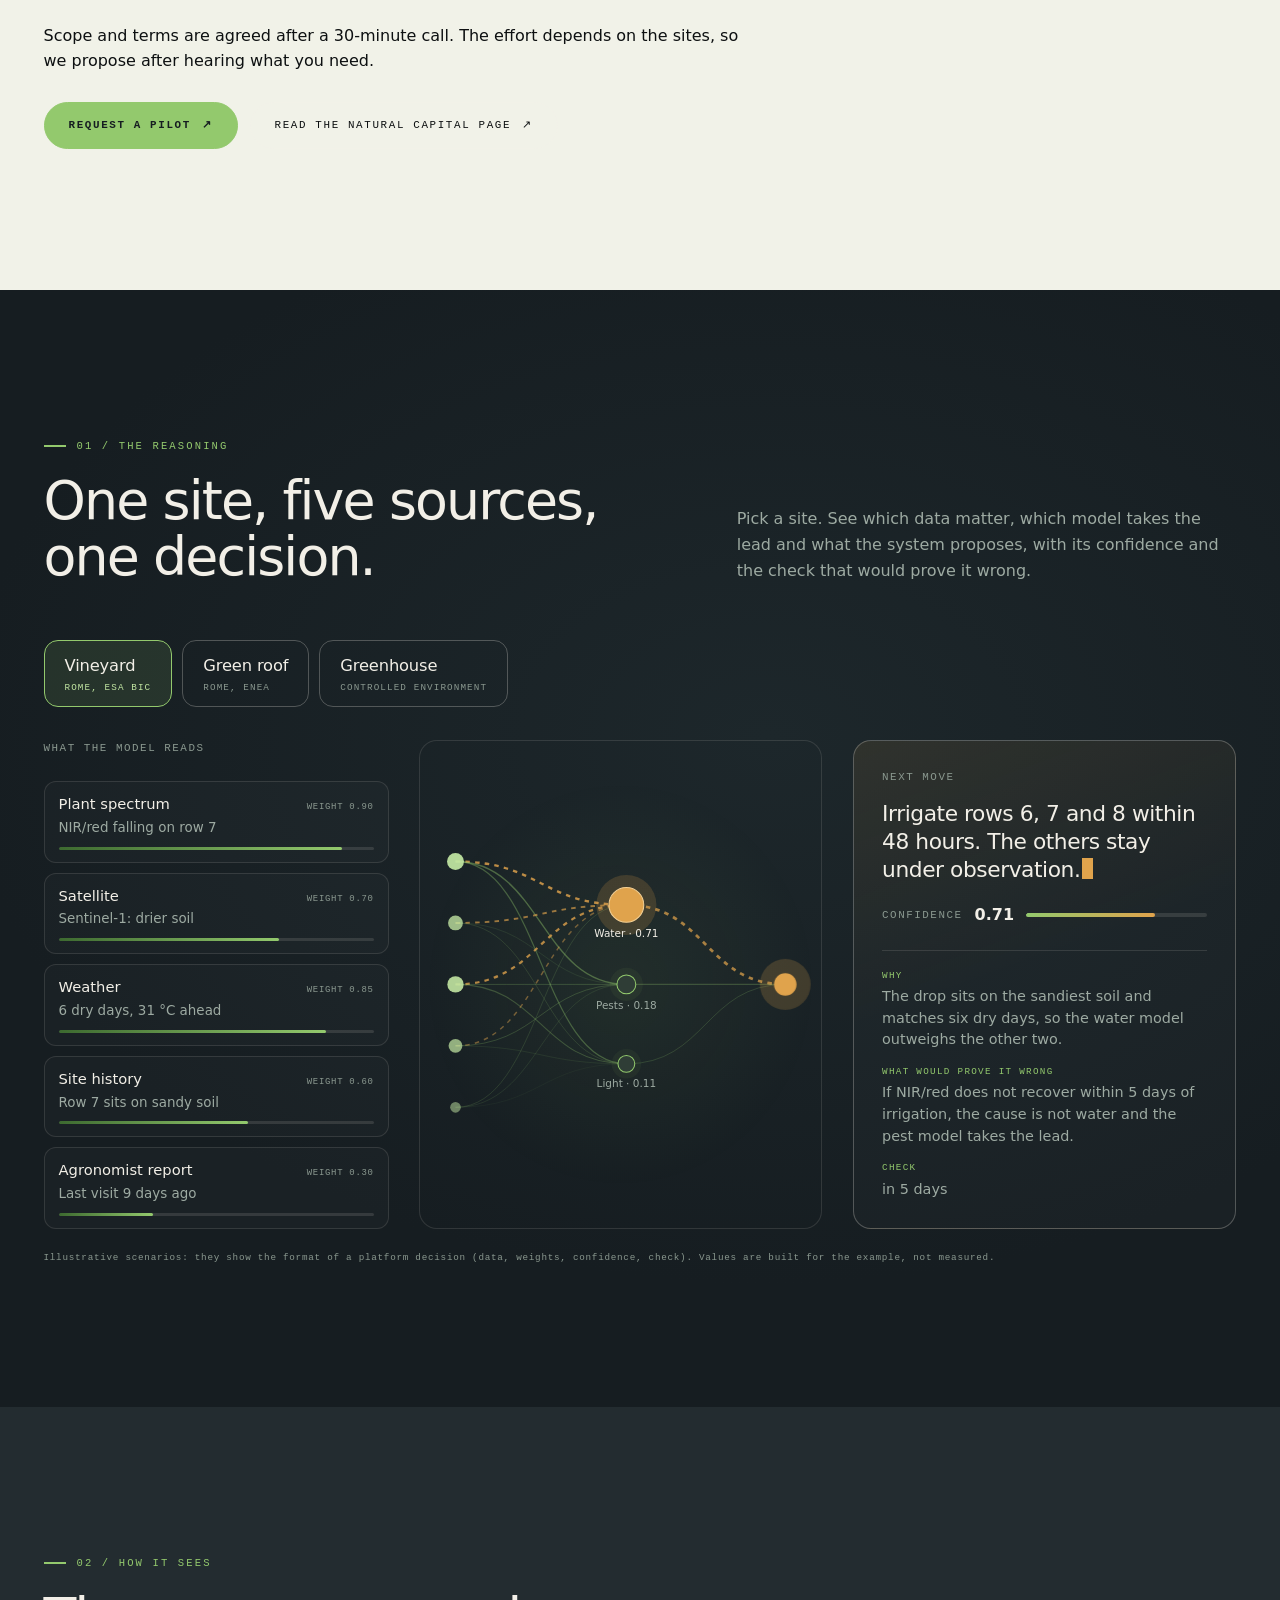
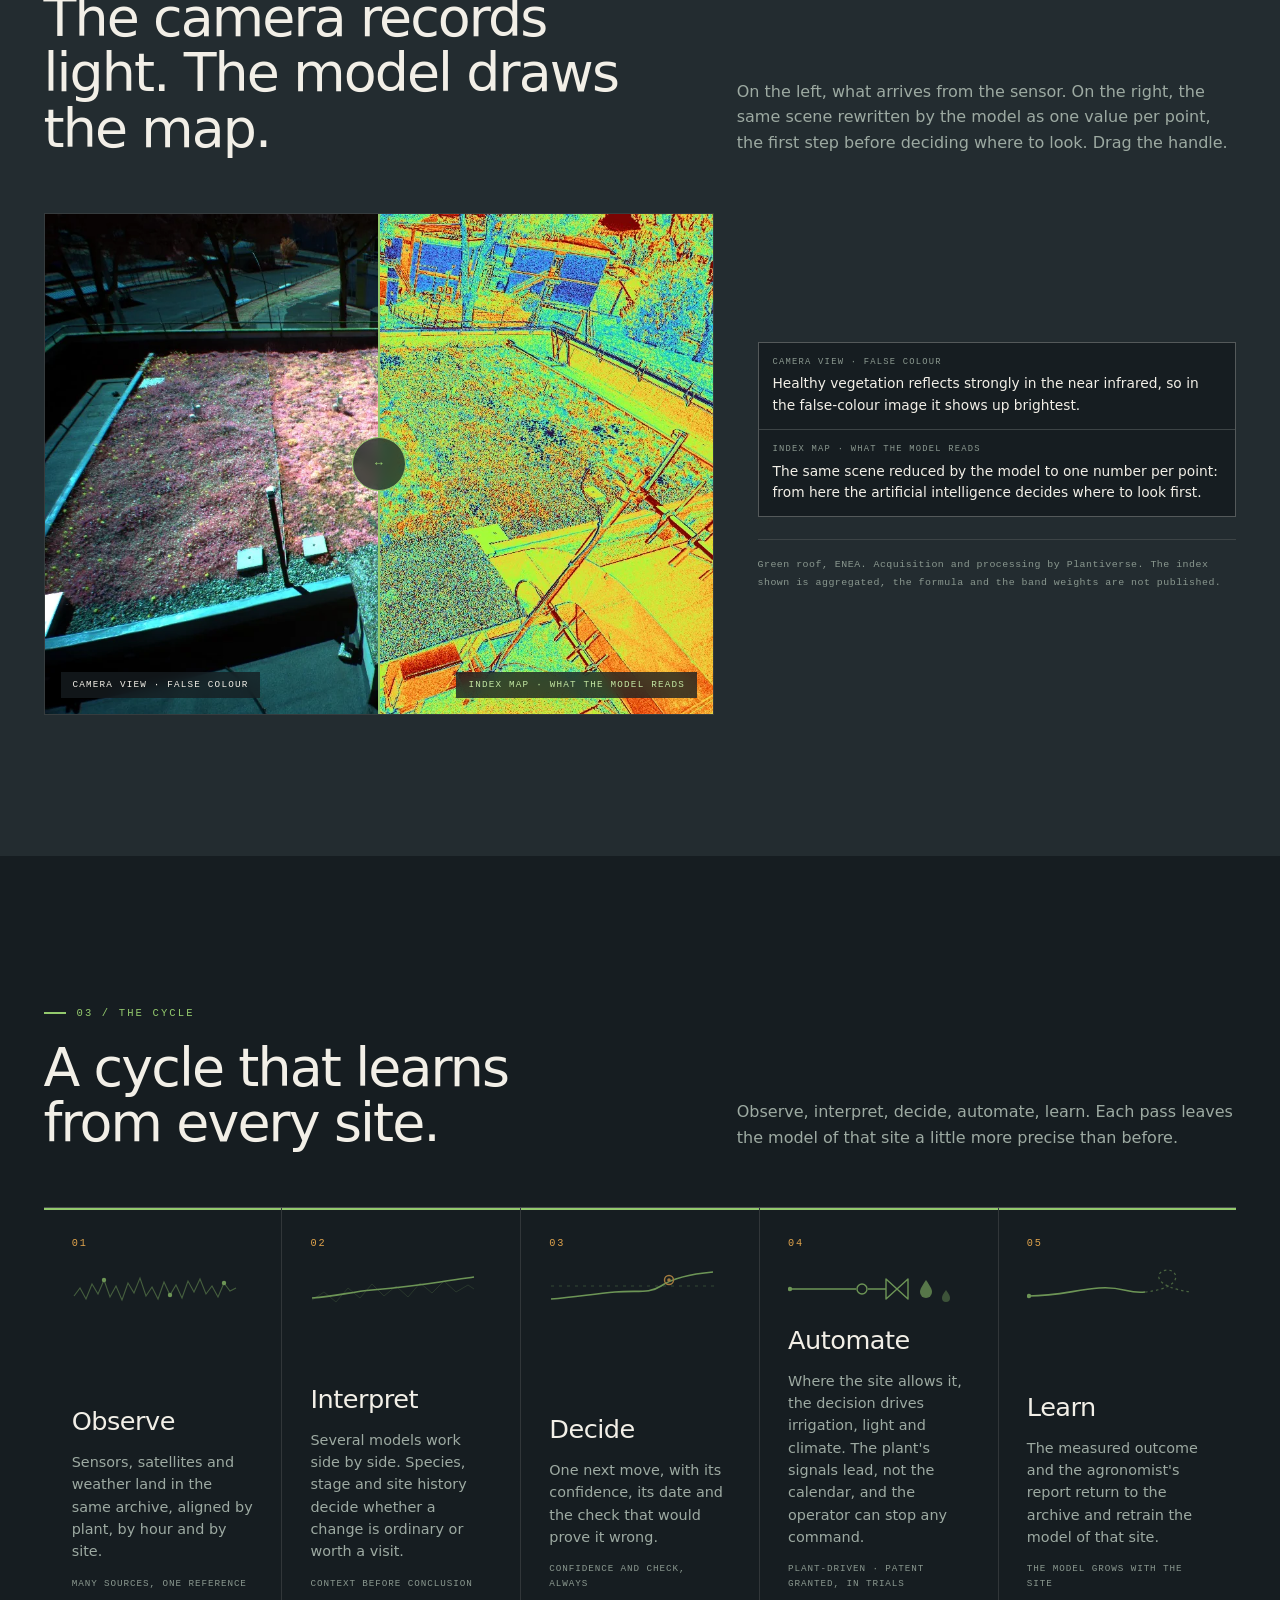
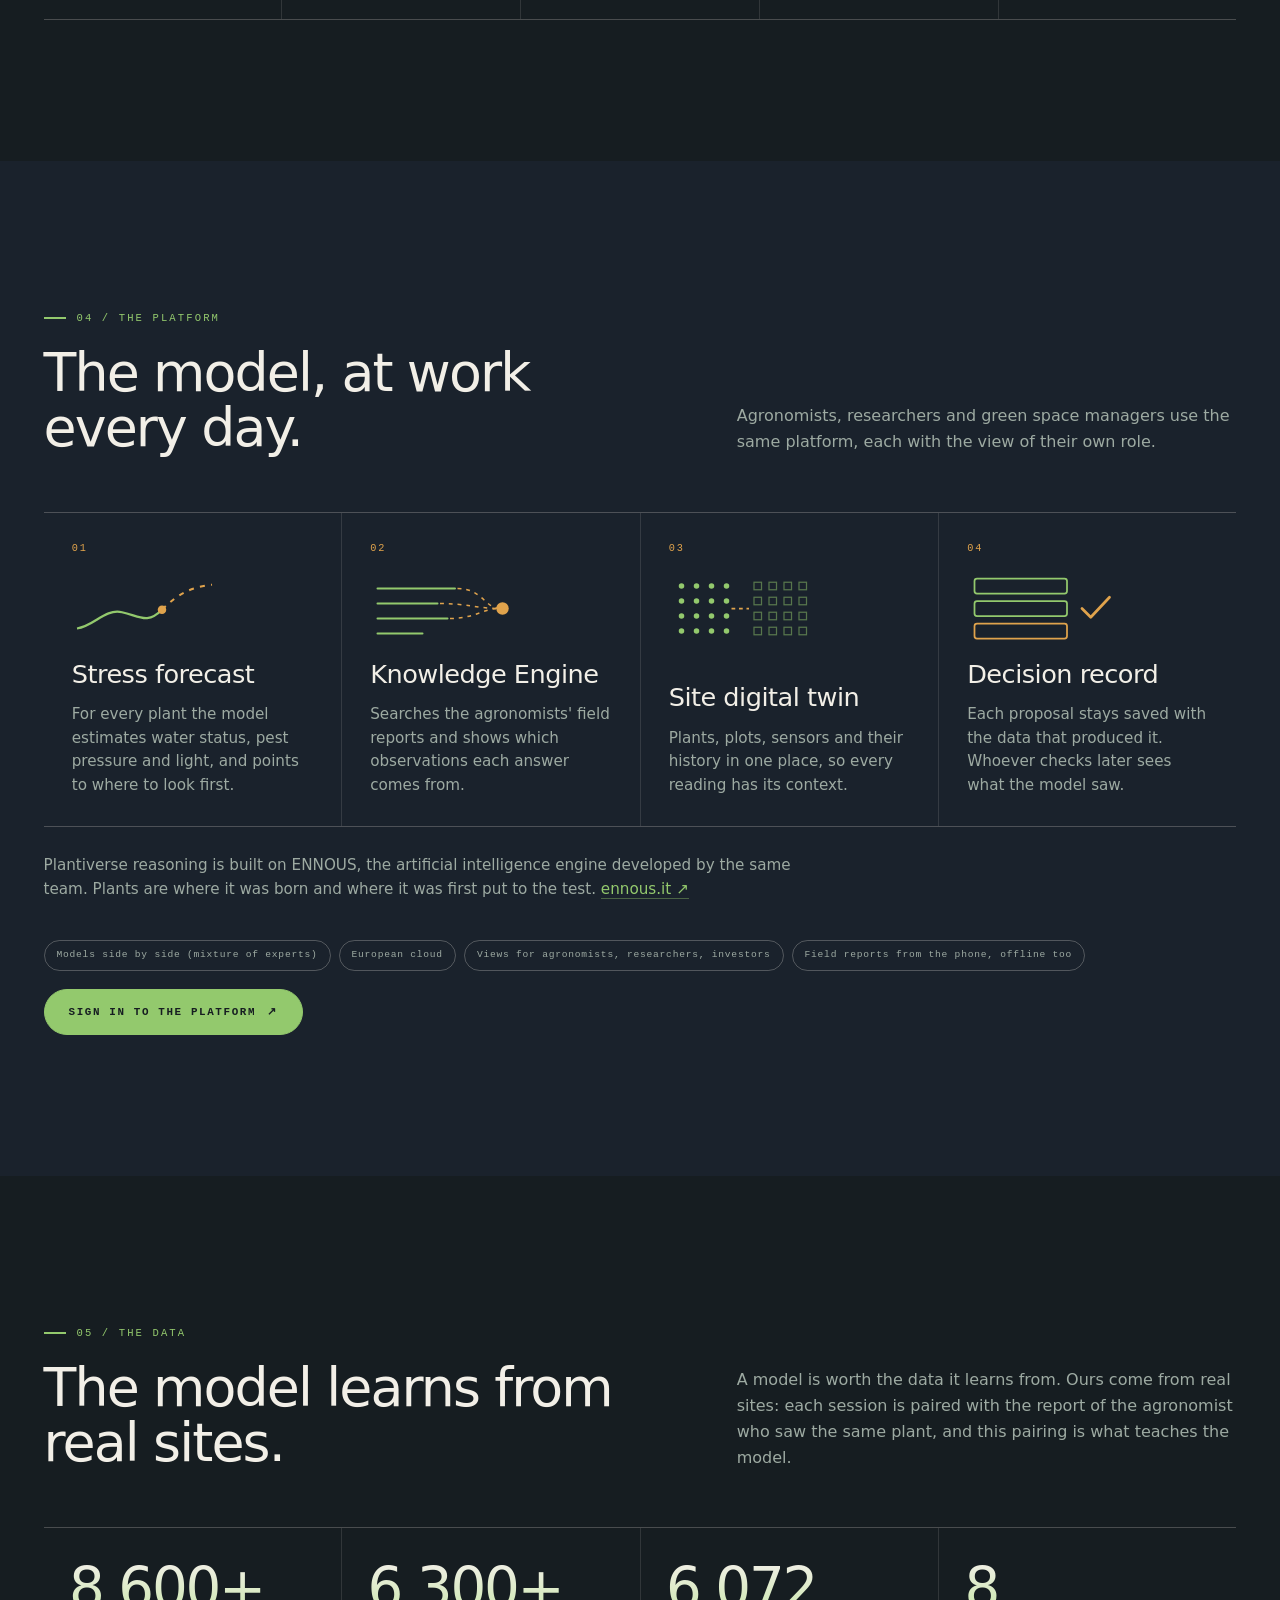
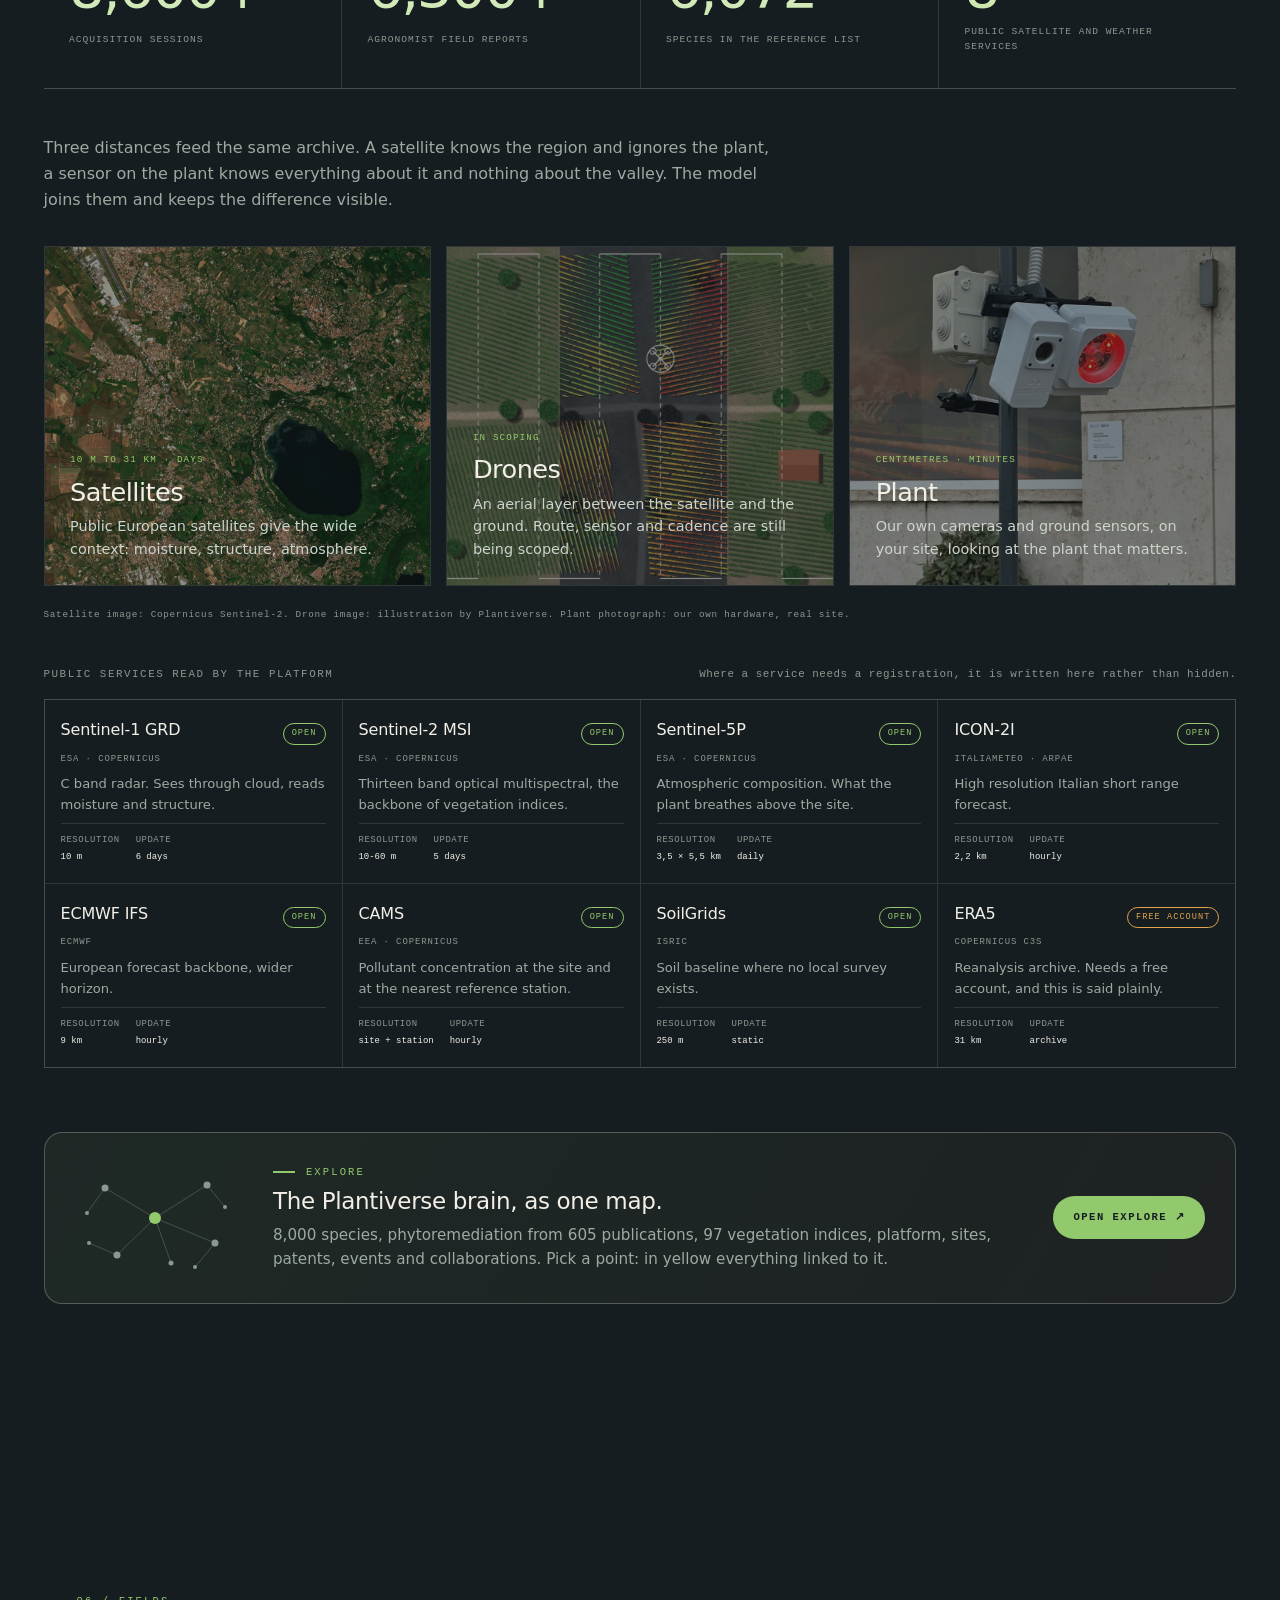
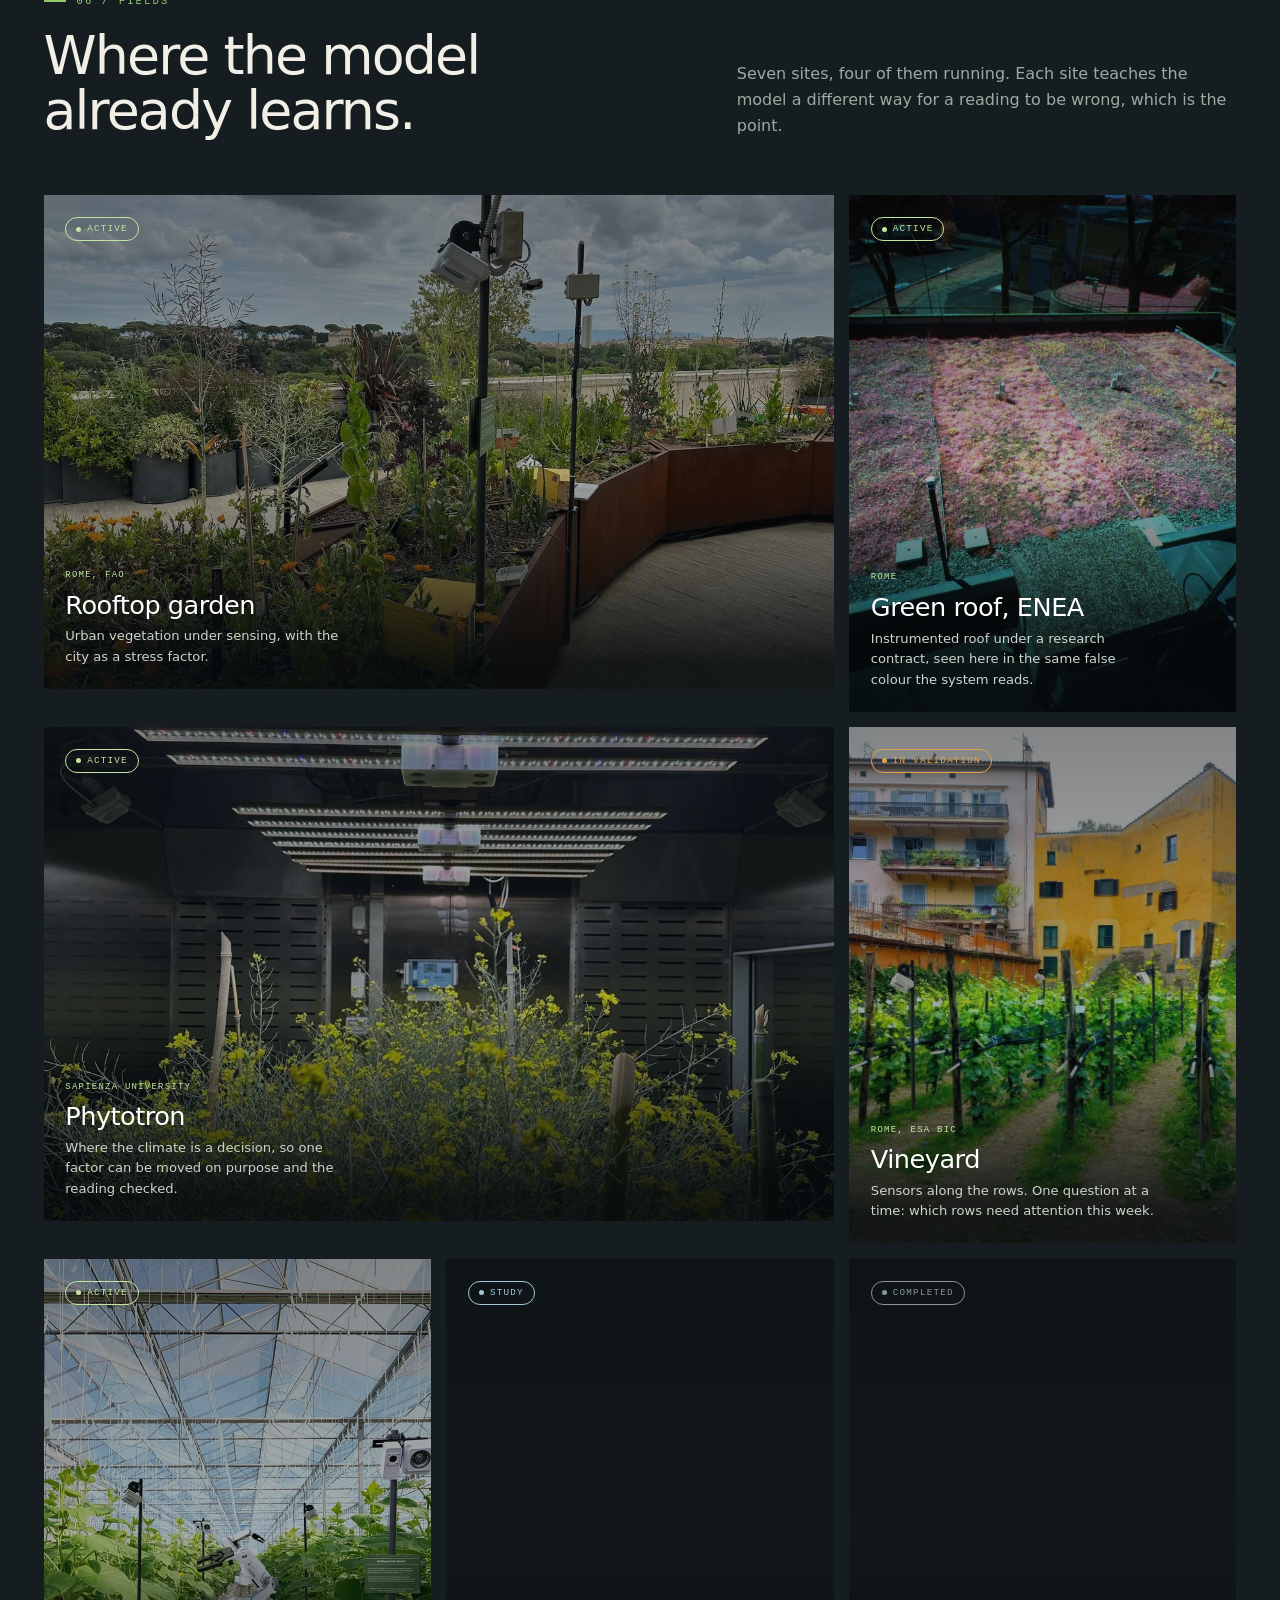
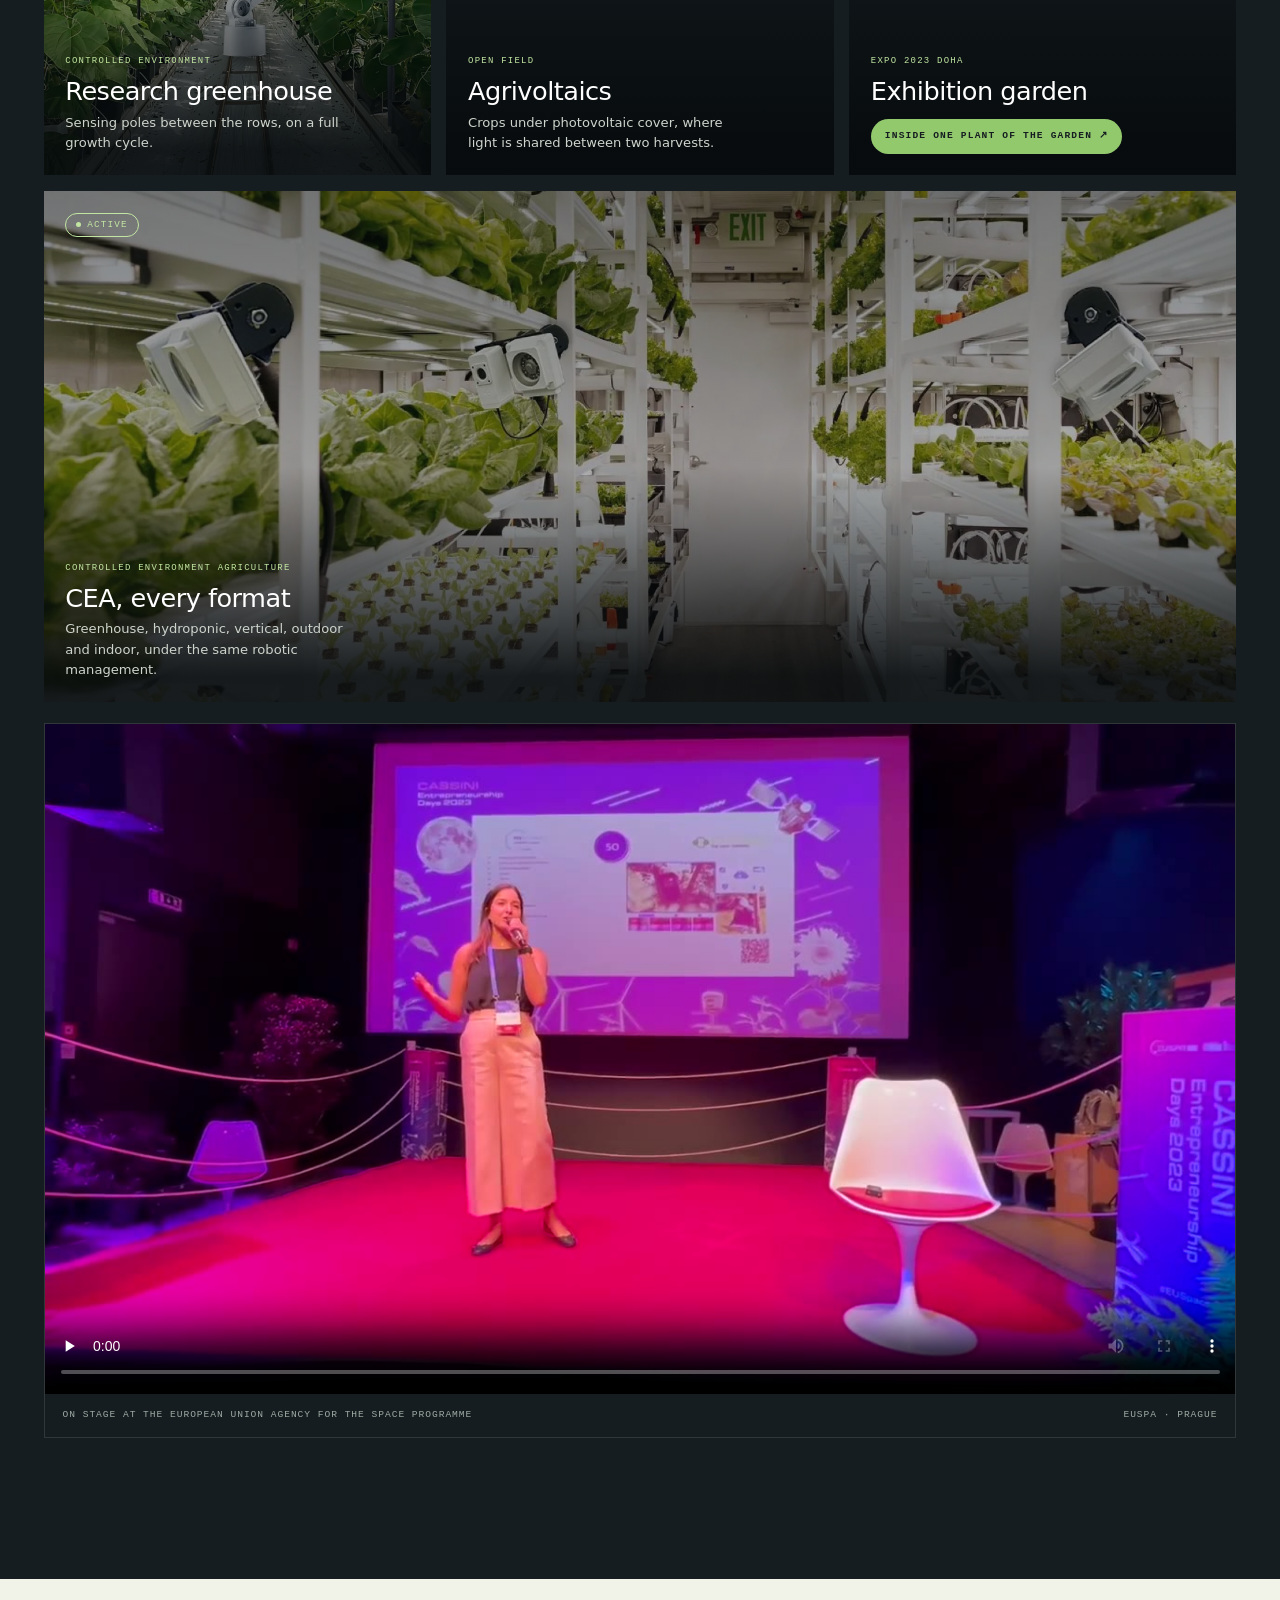
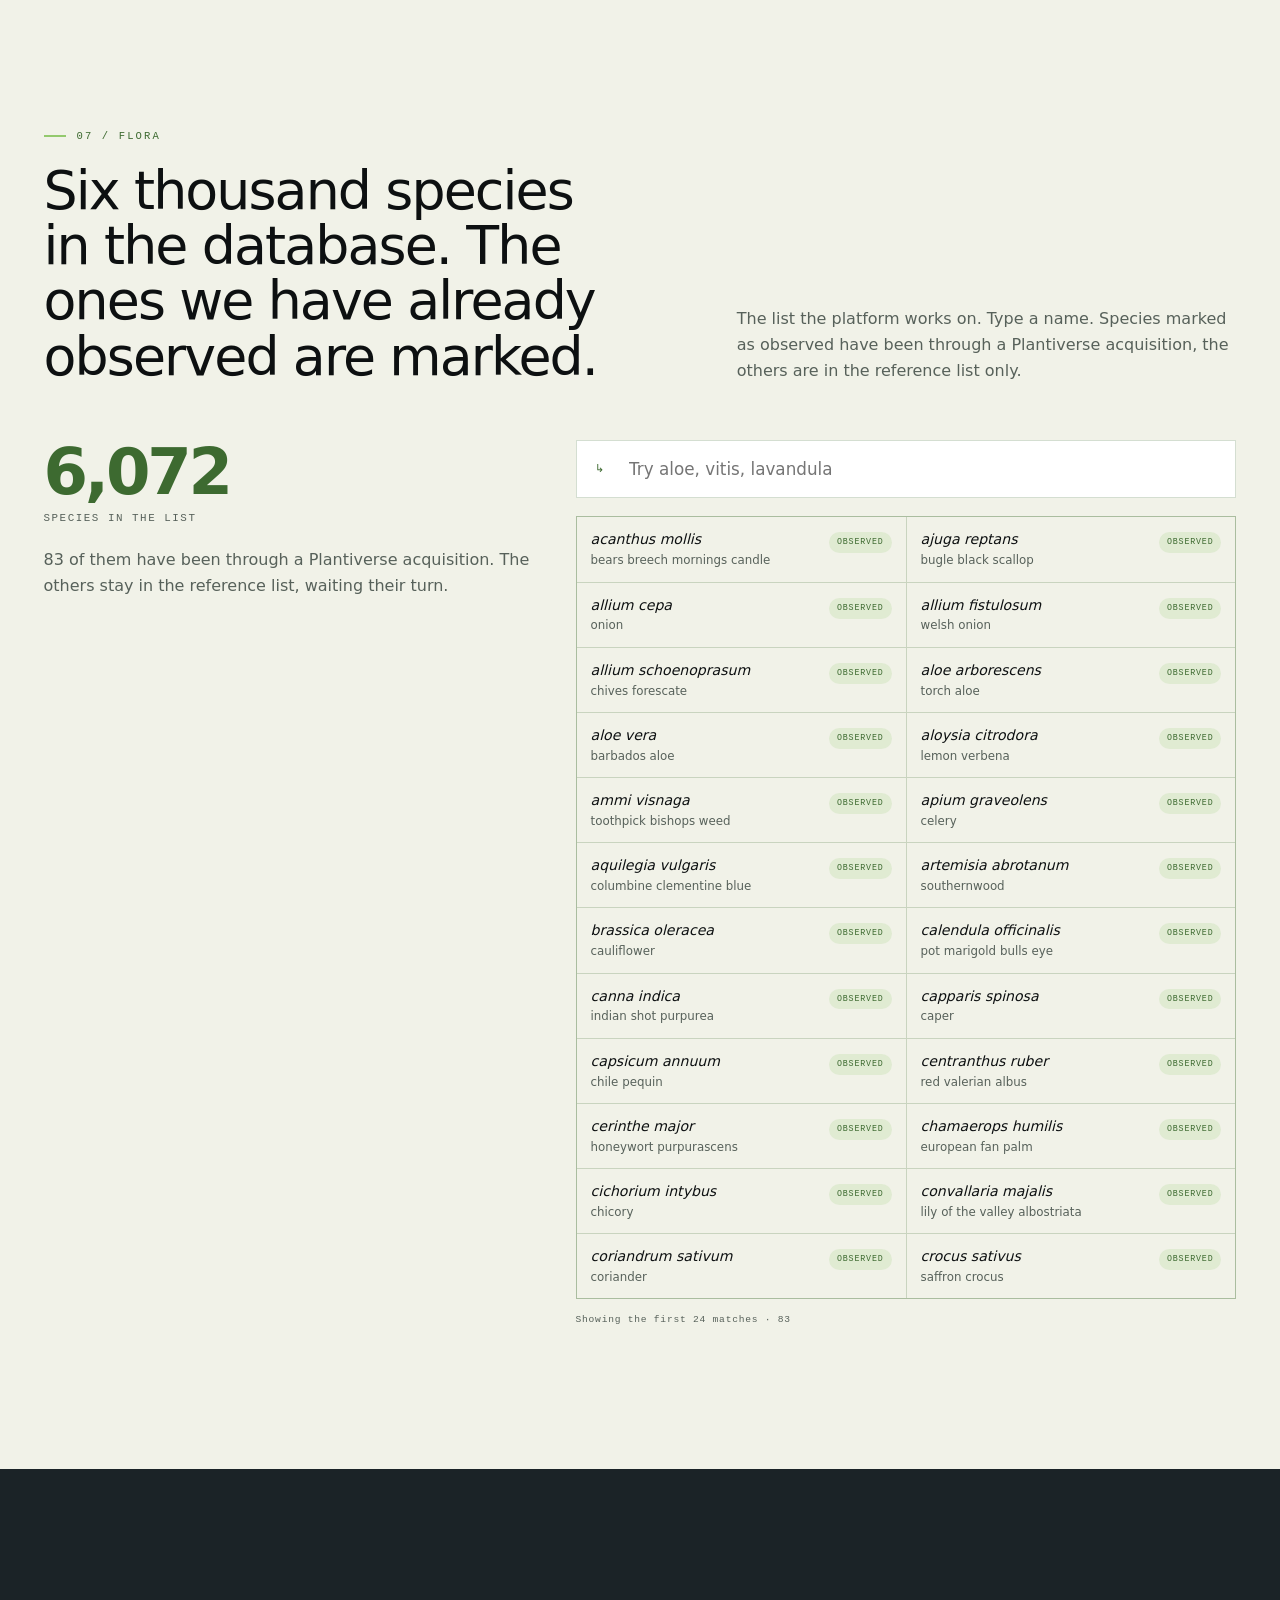
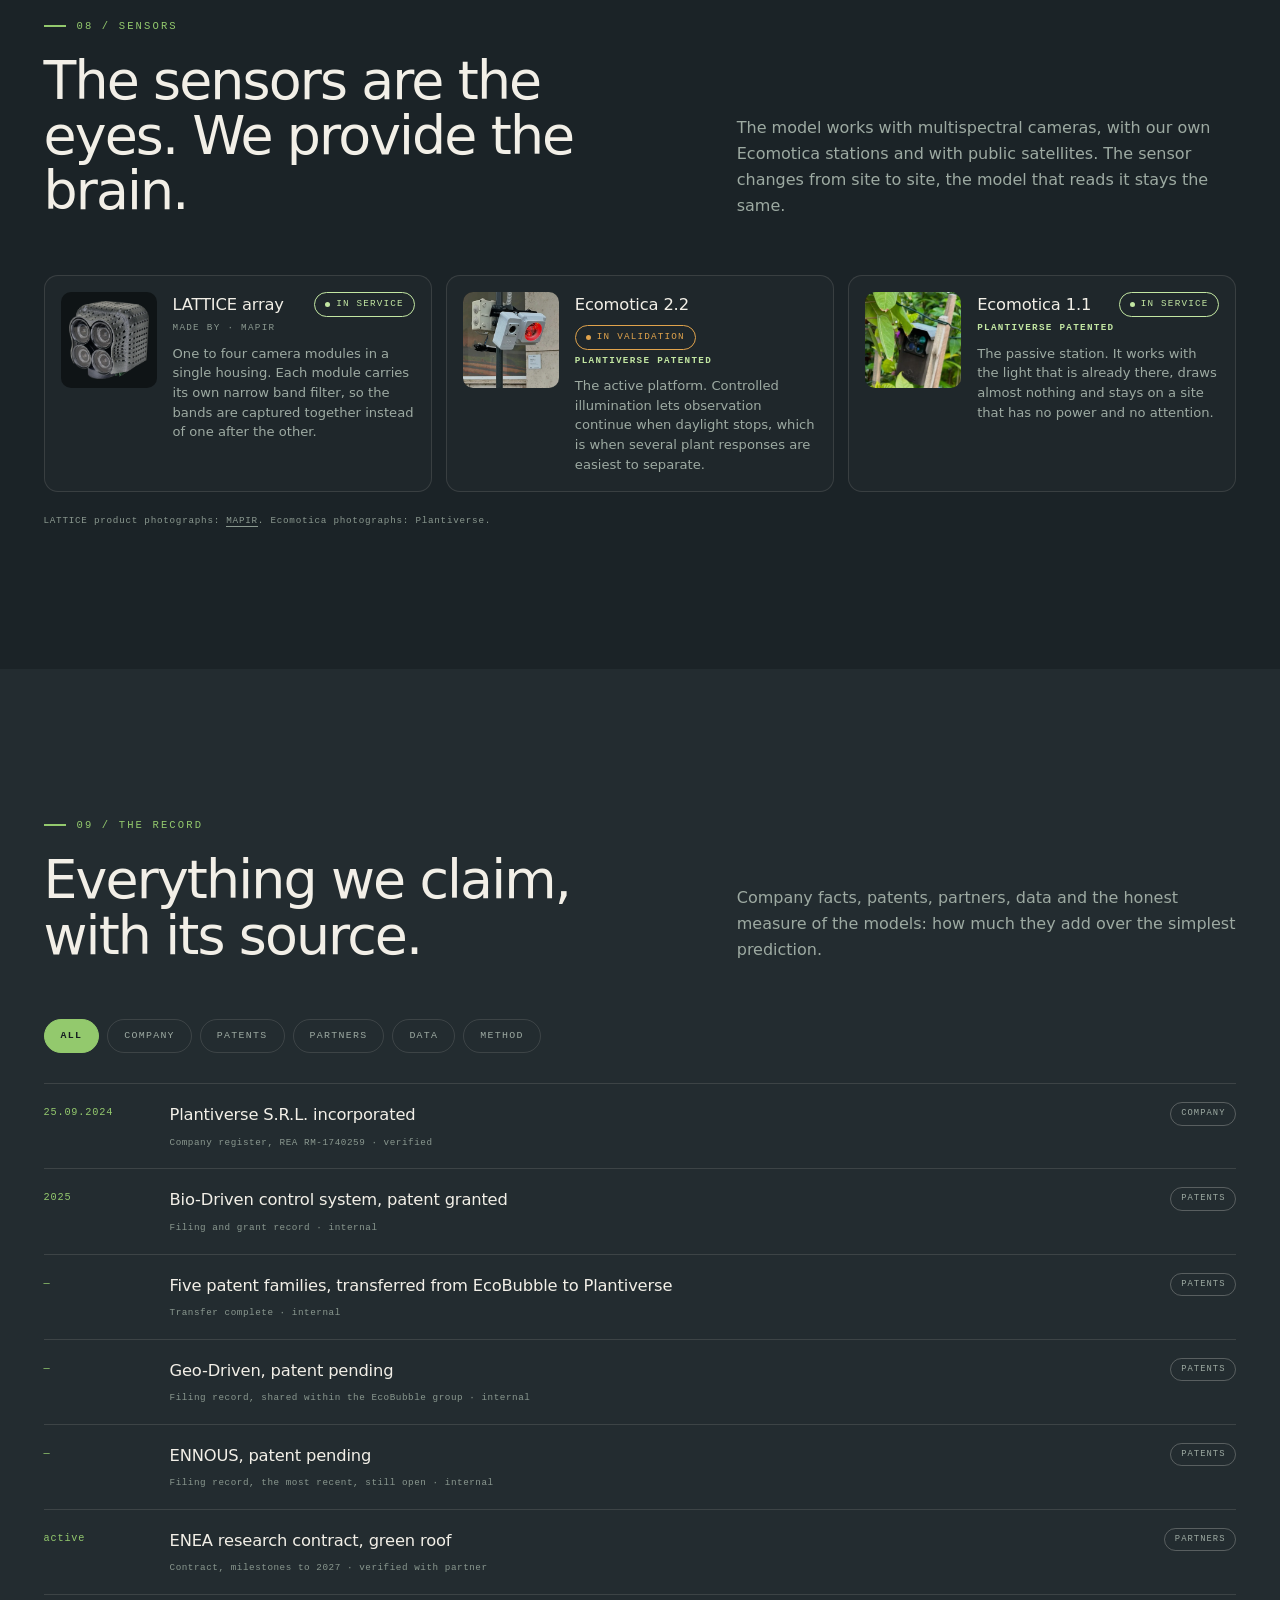
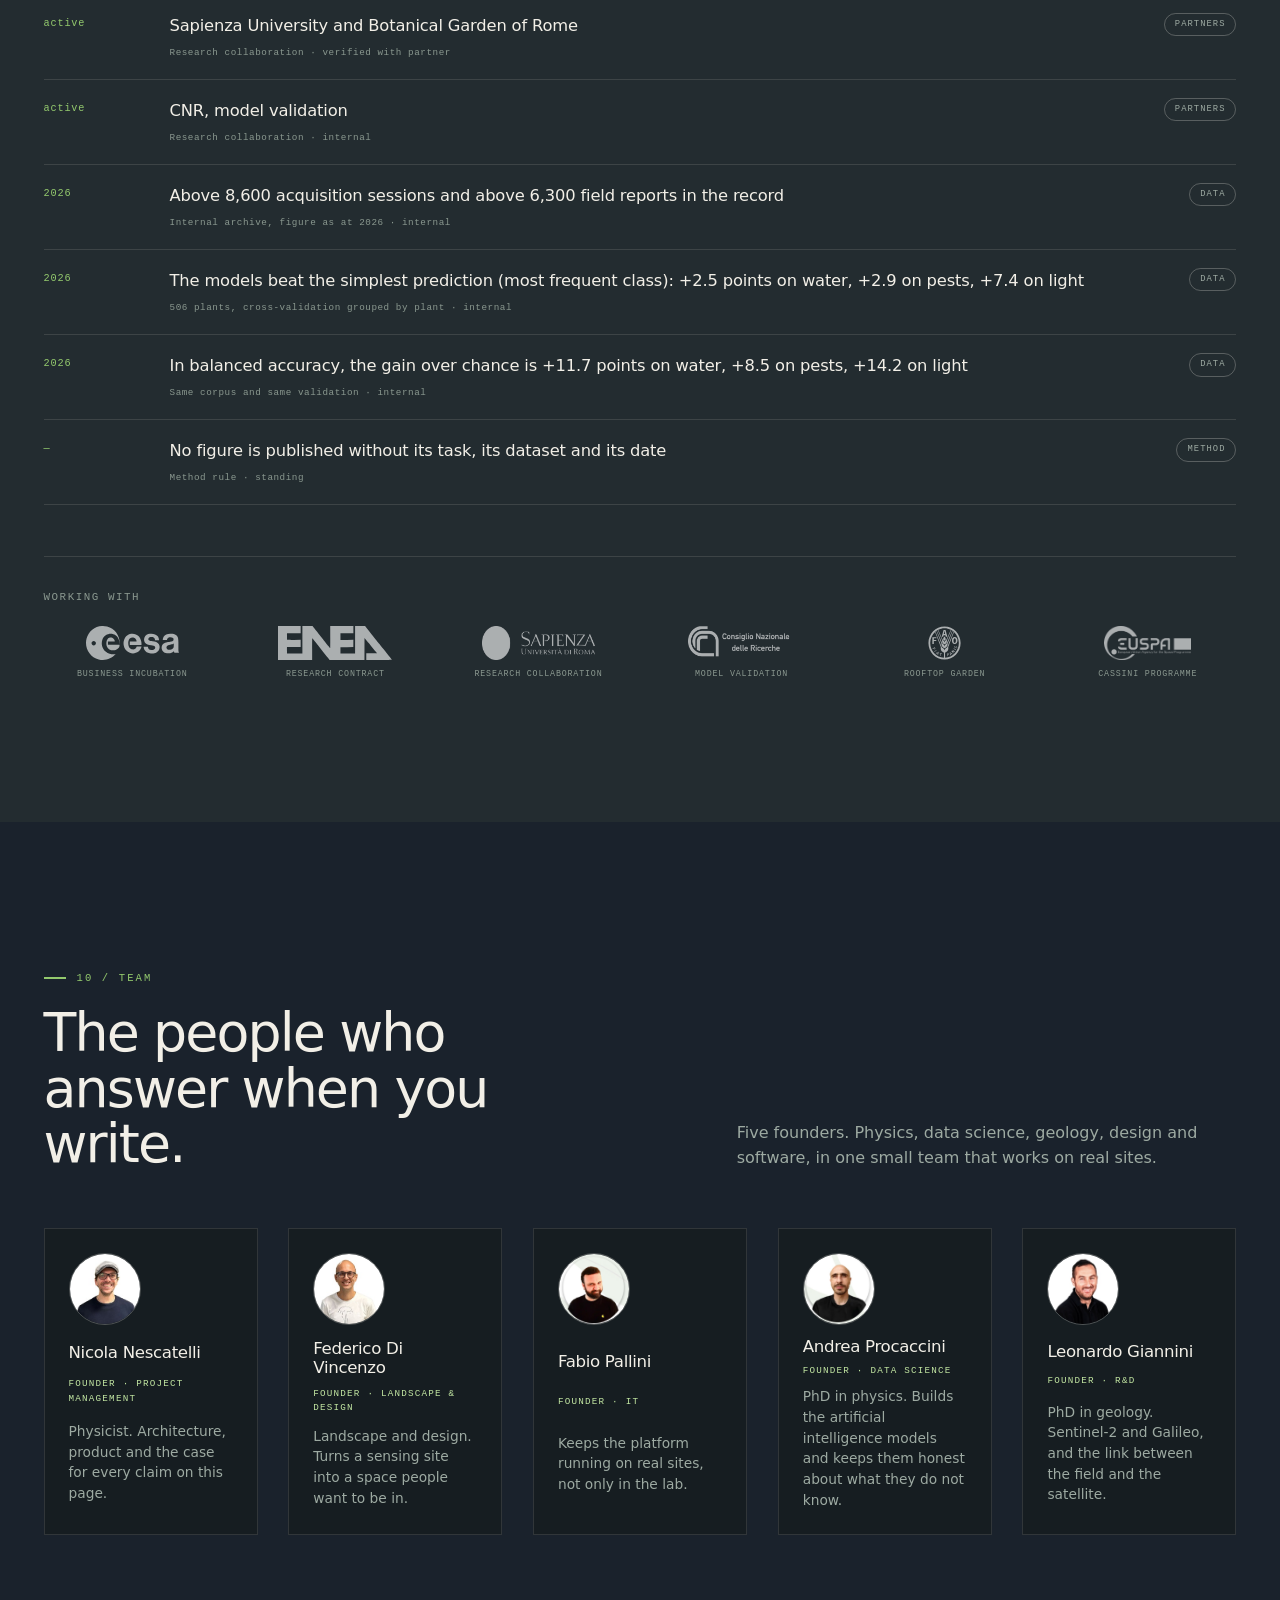
<file: contact-us.html>
<!doctype html><html lang="it"><head><meta charset="utf-8"><title>Plantiverse</title><meta name="robots" content="noindex"><link rel="canonical" href="https://www.plantiverse.it/"><meta http-equiv="refresh" content="0; url=/#contact"><script>location.replace("/#contact");</script></head><body><a href="/#contact">Plantiverse</a></body></html>
</file>
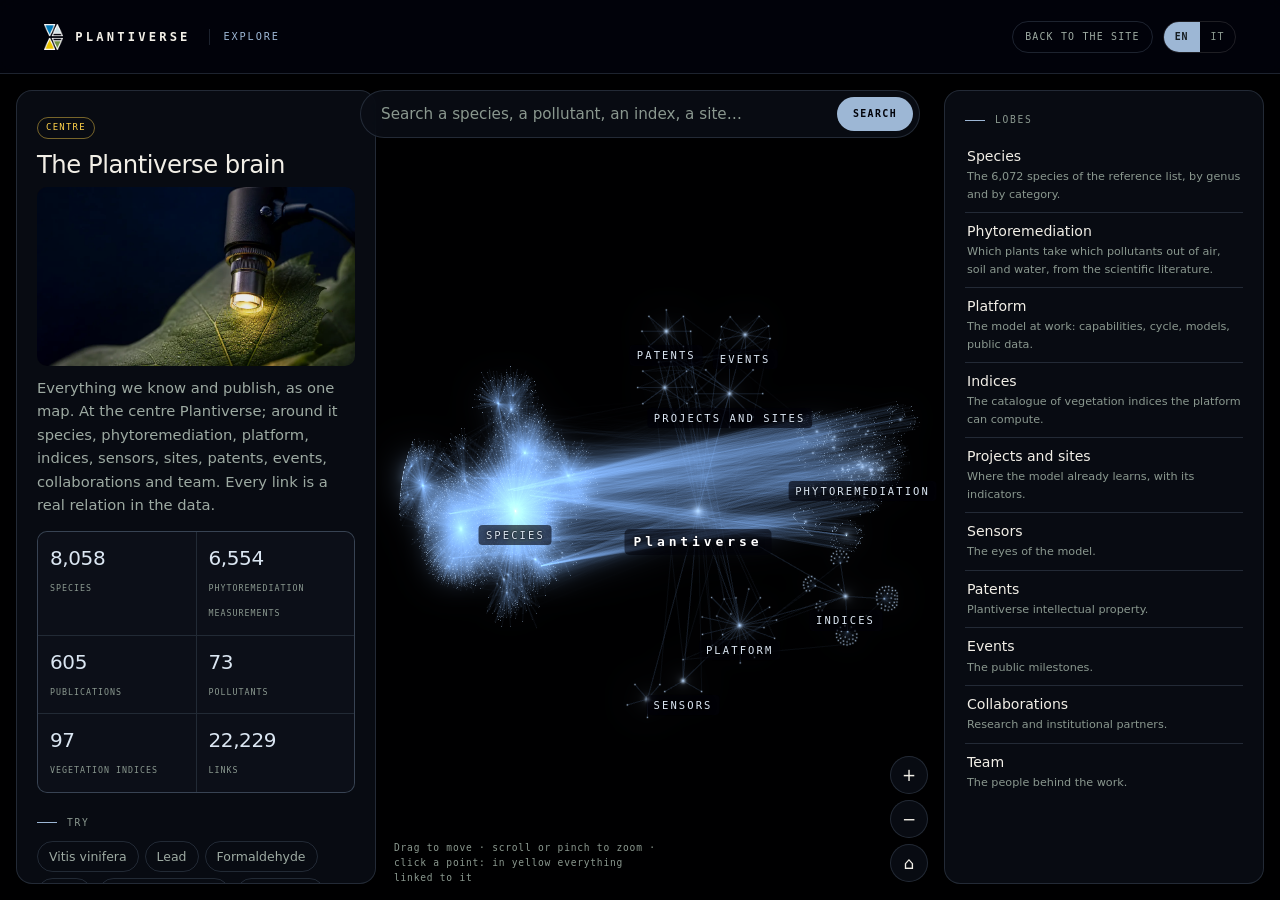
<file: esplora.html>
<!doctype html>
<html lang="en">
<head>
<meta charset="utf-8">
<meta name="viewport" content="width=device-width, initial-scale=1">
<meta name="theme-color" content="#02030a">
<title>Plantiverse · Explore</title>
<meta name="description" content="The Plantiverse brain: 8,000 species, phytoremediation from 605 publications, vegetation indices, platform, sites, patents, events and collaborations, as one map.">
<meta name="robots" content="index,follow">
<link rel="canonical" href="https://www.plantiverse.it/esplora.html">
<link rel="icon" type="image/png" href="assets/brand/favicon-128.png">
<link rel="stylesheet" href="assets/css/nova.css">
<link rel="stylesheet" href="assets/css/esplora.css">
</head>
<body class="xb">

<header class="top is-solid">
  <div class="wrap top__in">
    <a class="brand" href="index.html" aria-label="Plantiverse, home">
      <img src="assets/brand/mark-white-96.png" width="96" height="126" alt="" aria-hidden="true">
      <span>PLANTIVERSE</span>
    </a>
    <span class="xb-crumb" data-t="crumb">Explore</span>
    <div class="top__side">
      <a class="xb-back" href="index.html#data" data-t="back">Back to the site</a>
      <div class="lang" role="group" aria-label="Language">
        <button type="button" data-lang="en" aria-pressed="true">EN</button>
        <button type="button" data-lang="it" aria-pressed="false">IT</button>
      </div>
    </div>
  </div>
</header>

<main class="xb-main" id="main">
  <canvas id="gl" aria-label="Map of everything Plantiverse publishes"></canvas>
  <div class="xb-labels" id="labels" aria-hidden="true"></div>
  <div class="xb-tip" id="tip" hidden></div>

  <form class="xb-search" id="search" role="search" autocomplete="off">
    <input id="q" type="search" data-tp="placeholder" placeholder="Search a species, a pollutant, an index, a site…" aria-label="Search">
    <button type="submit" data-t="go">Search</button>
  </form>
  <ol class="xb-results" id="results" hidden></ol>

  <aside class="xb-left" id="left" aria-live="polite"></aside>
  <aside class="xb-right" id="right"></aside>

  <div class="xb-tools">
    <button type="button" id="zin" aria-label="Zoom in">+</button>
    <button type="button" id="zout" aria-label="Zoom out">&minus;</button>
    <button type="button" id="home" data-ta="home" aria-label="Whole brain">&#8962;</button>
  </div>
  <p class="xb-hint" id="hint"></p>
  <div class="xb-load" id="load"><span></span></div>
</main>

<script src="assets/vendor/three.min.js"></script>
<script src="assets/js/nova-content.js"></script>
<script src="assets/js/ai-content.js"></script>
<script src="assets/js/esplora-data.js"></script>
<script src="assets/js/esplora.js"></script>
</body>
</html>
</file>
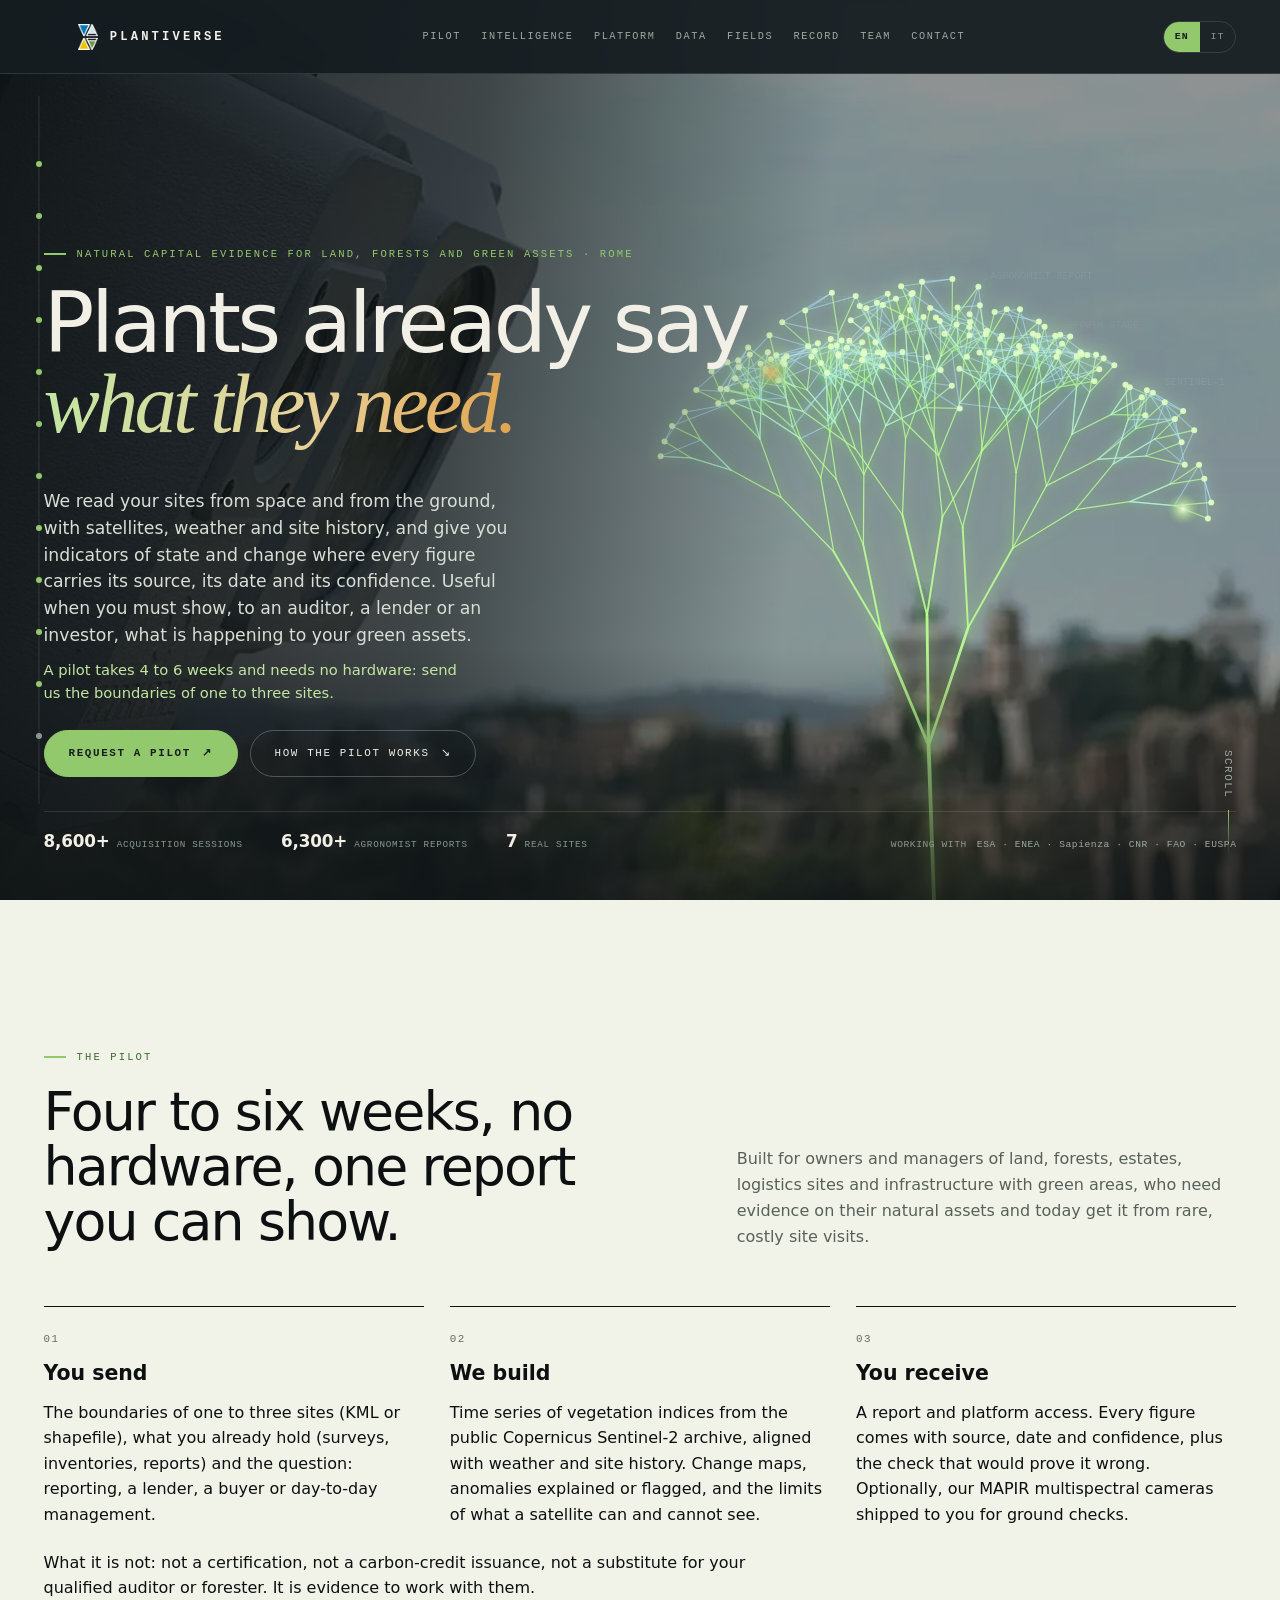
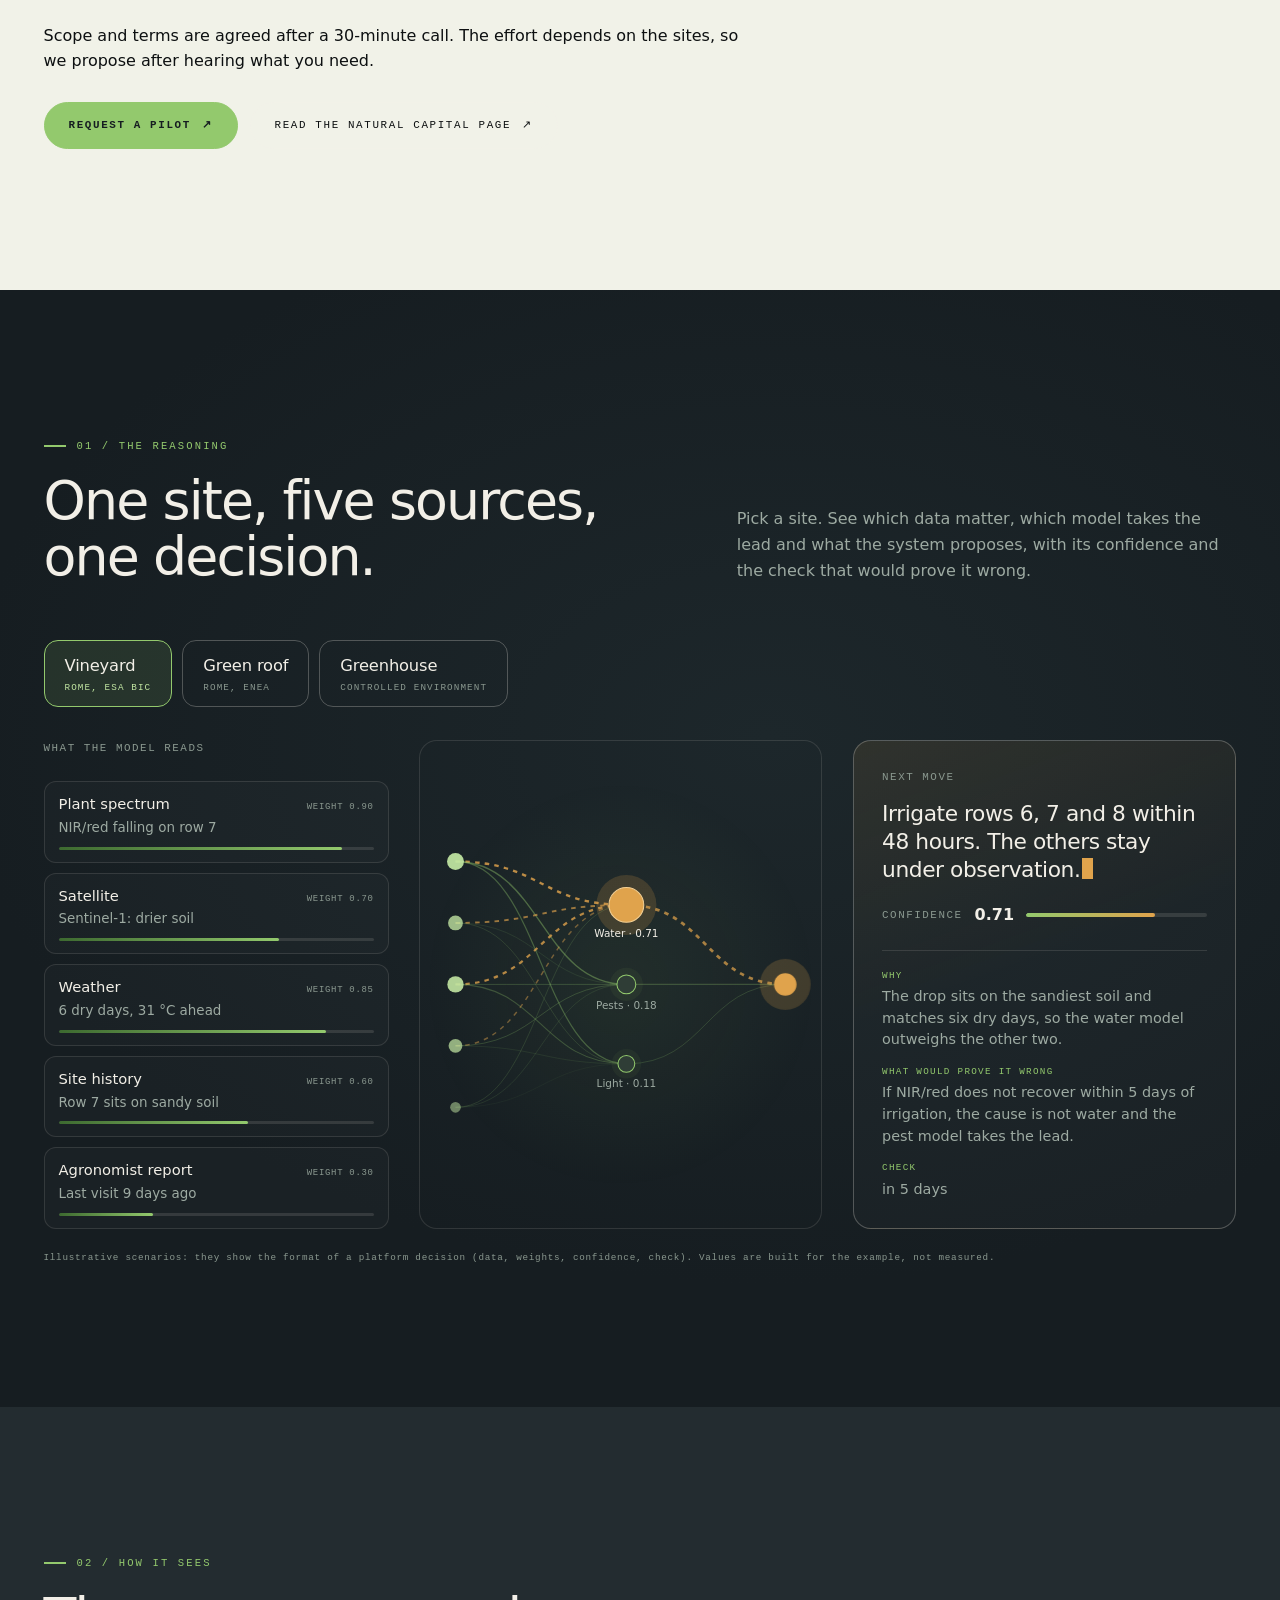
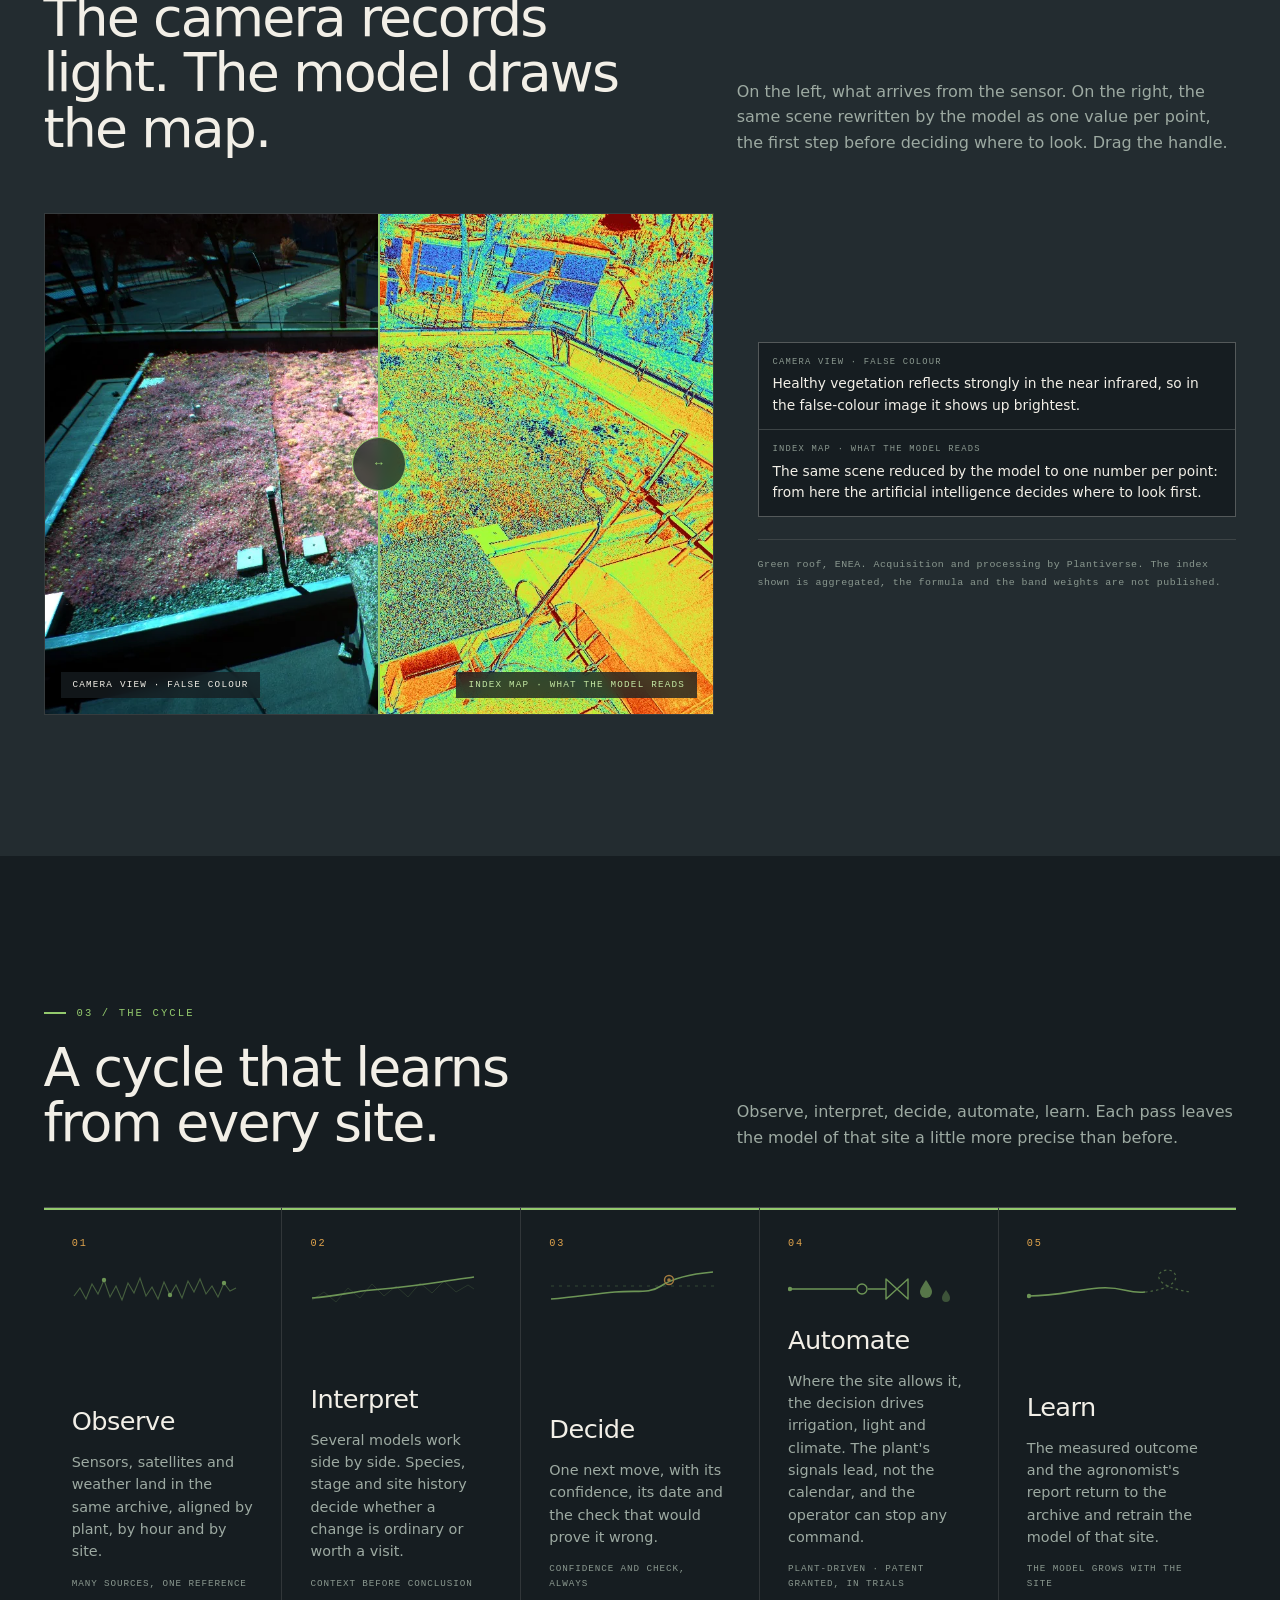
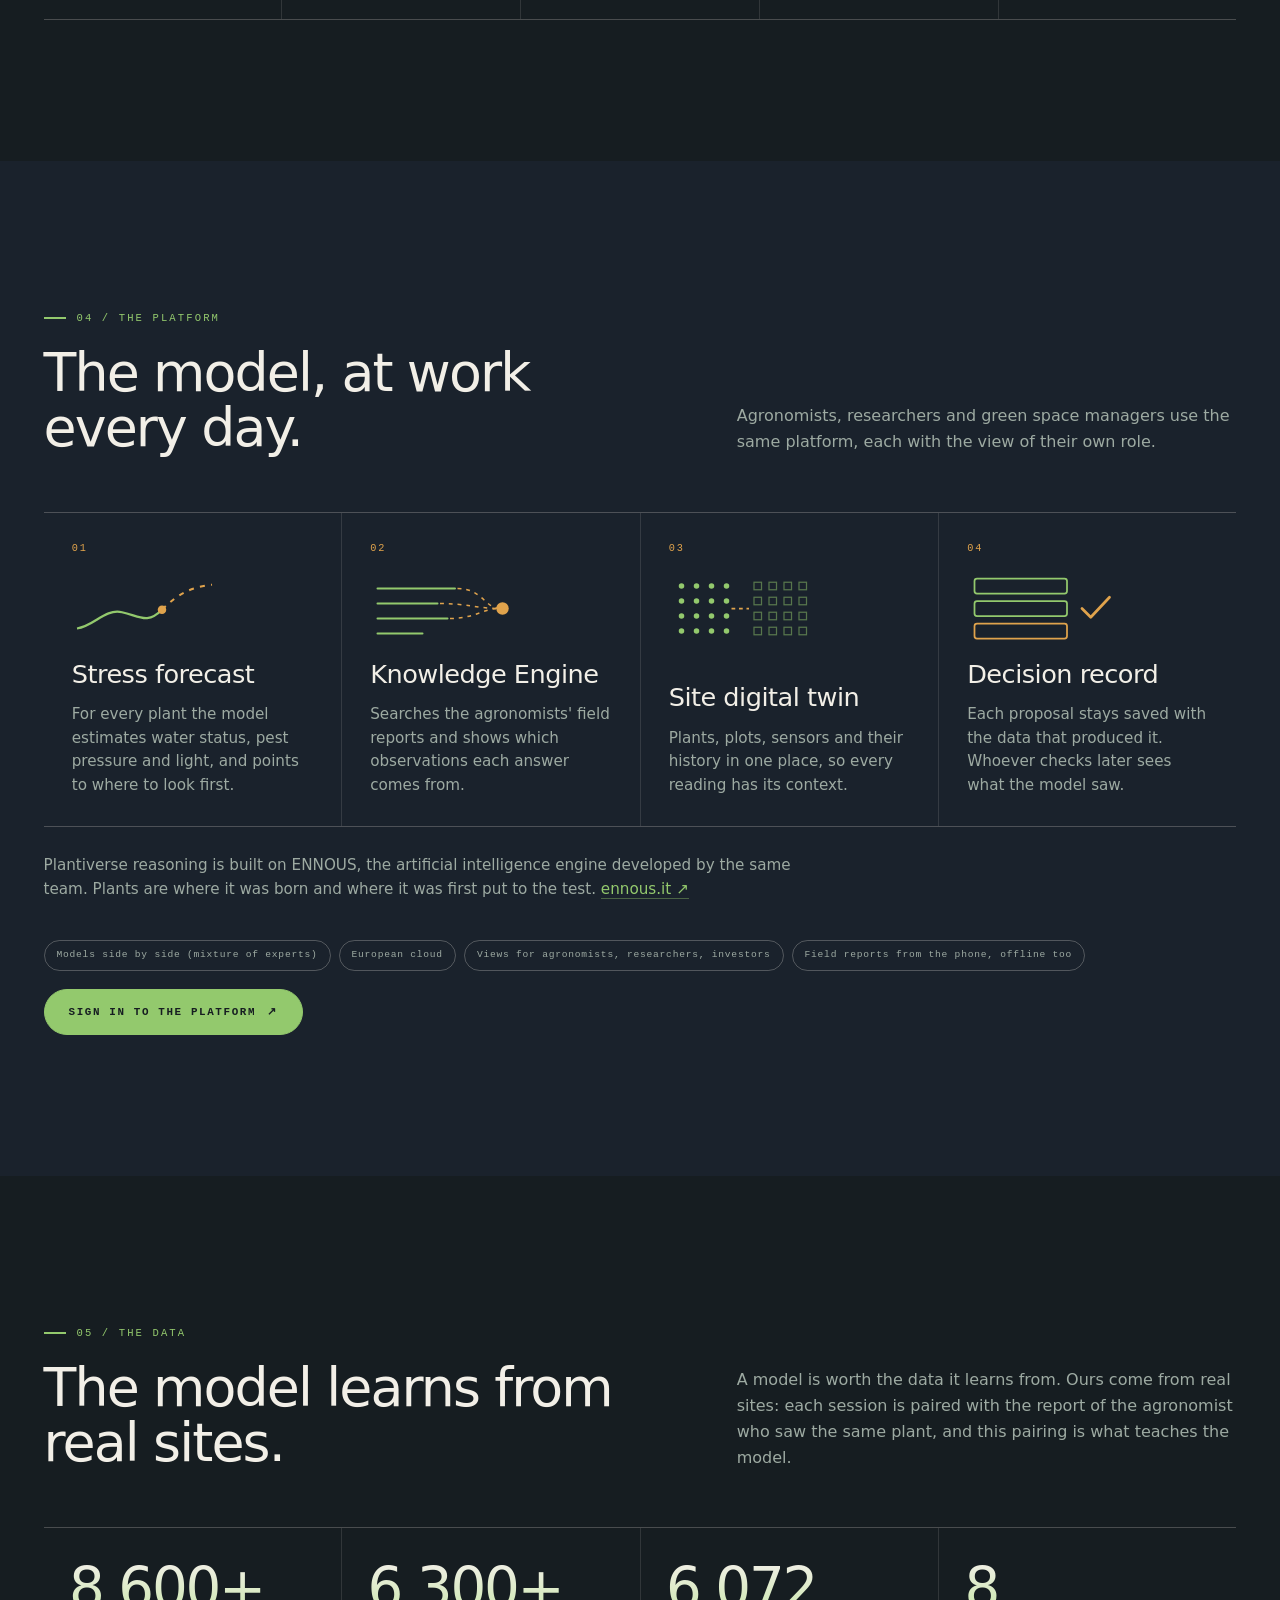
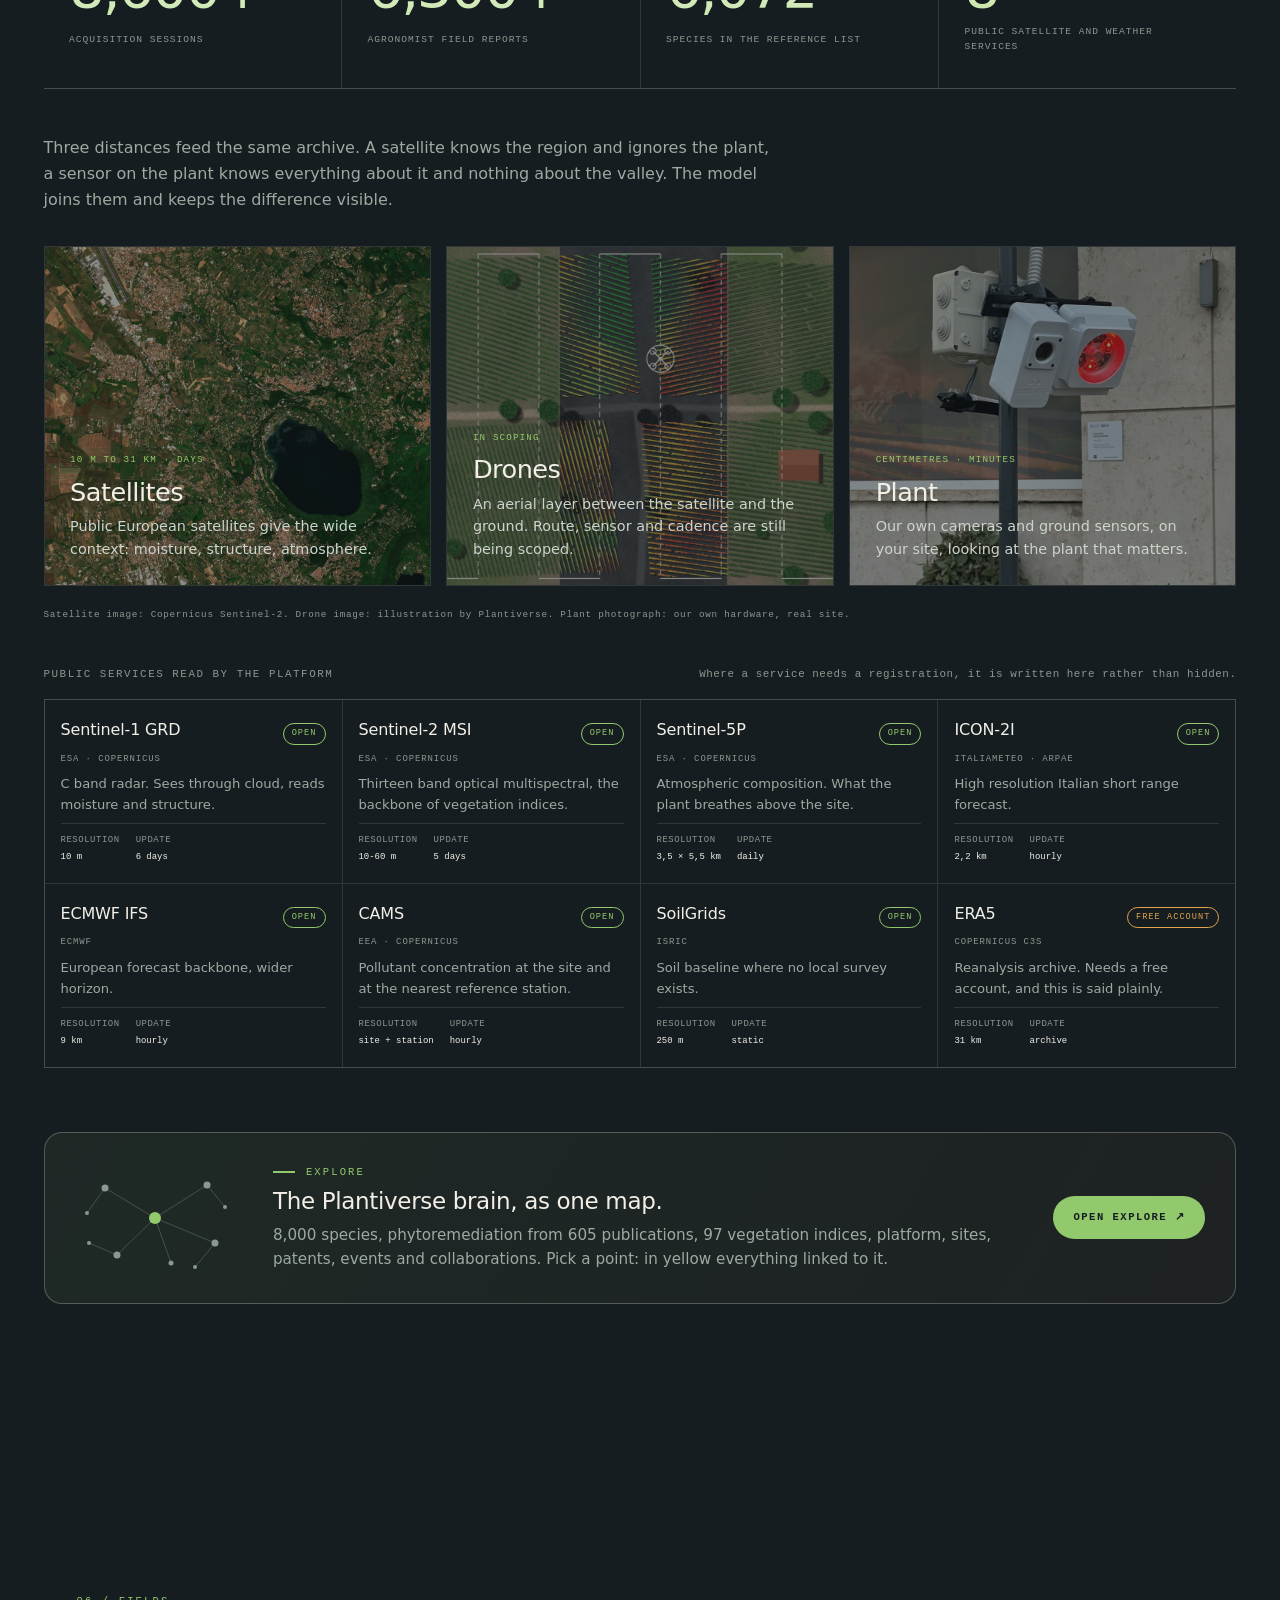
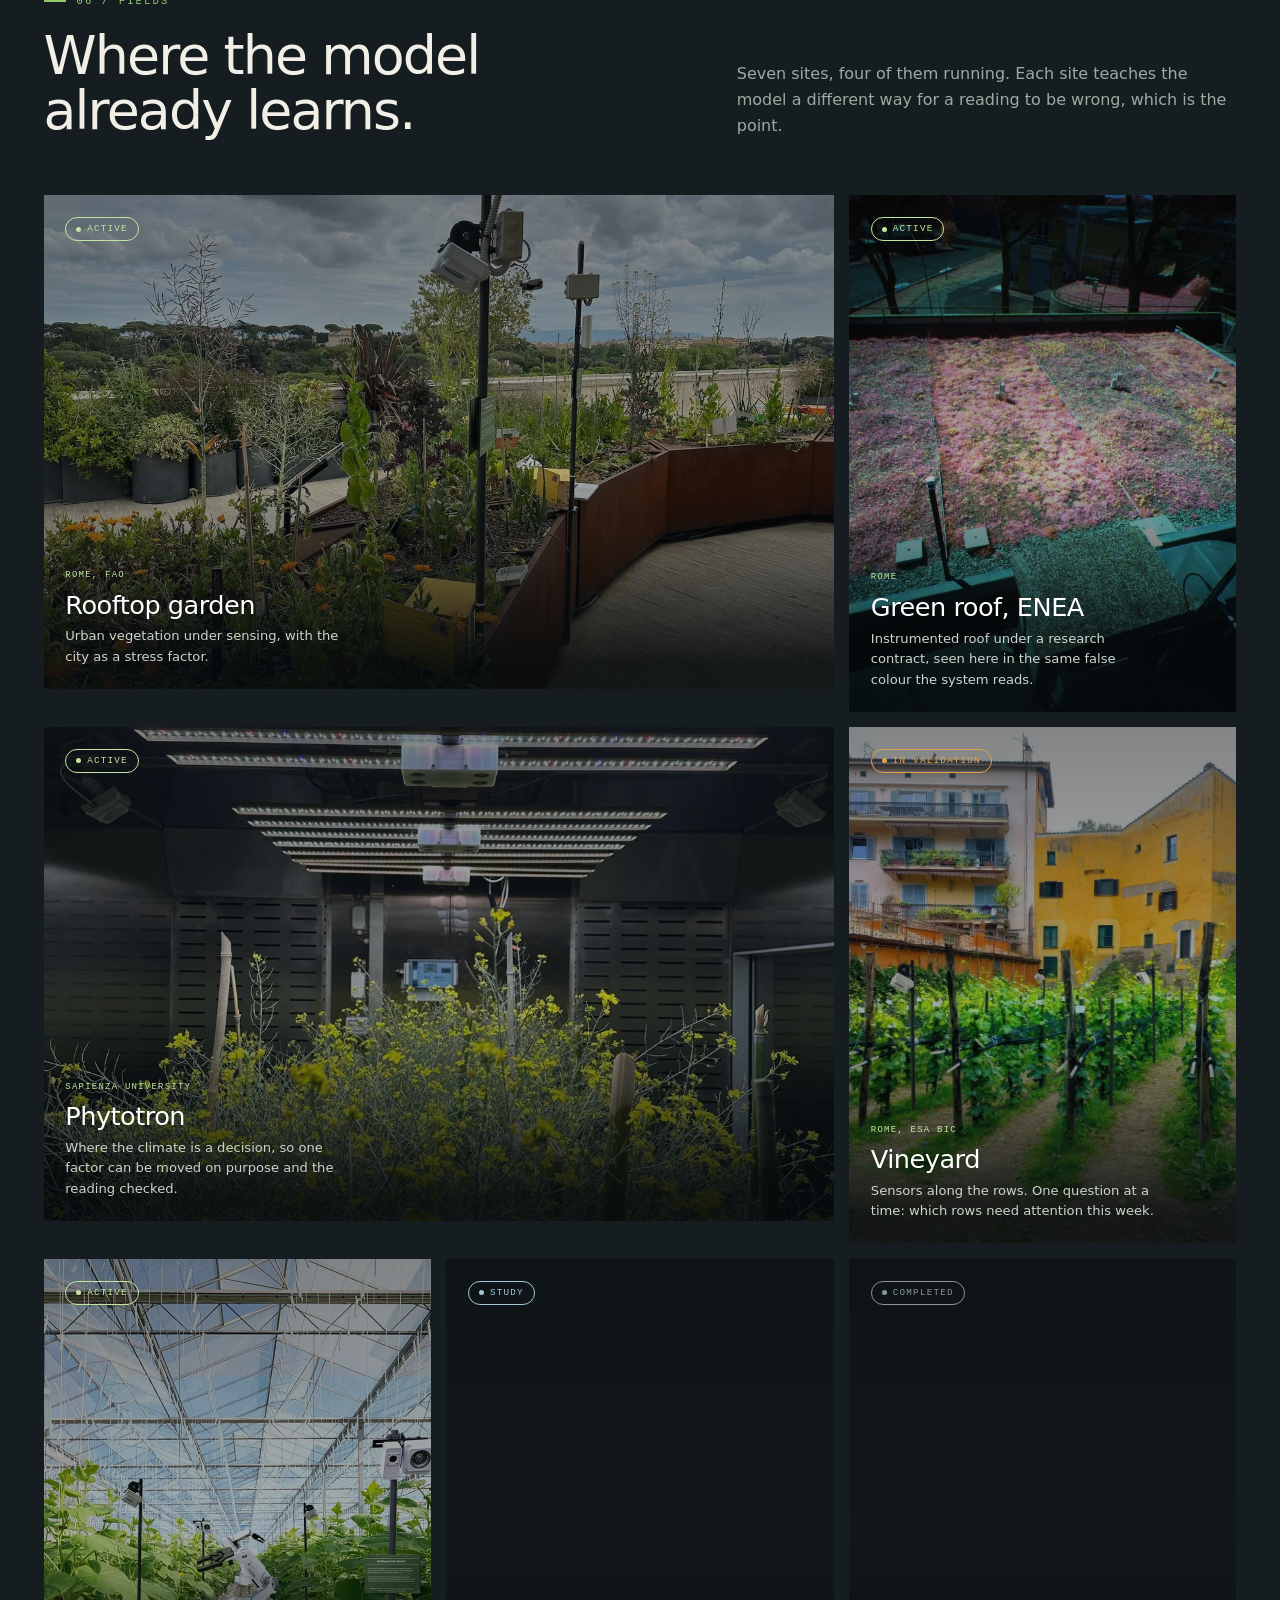
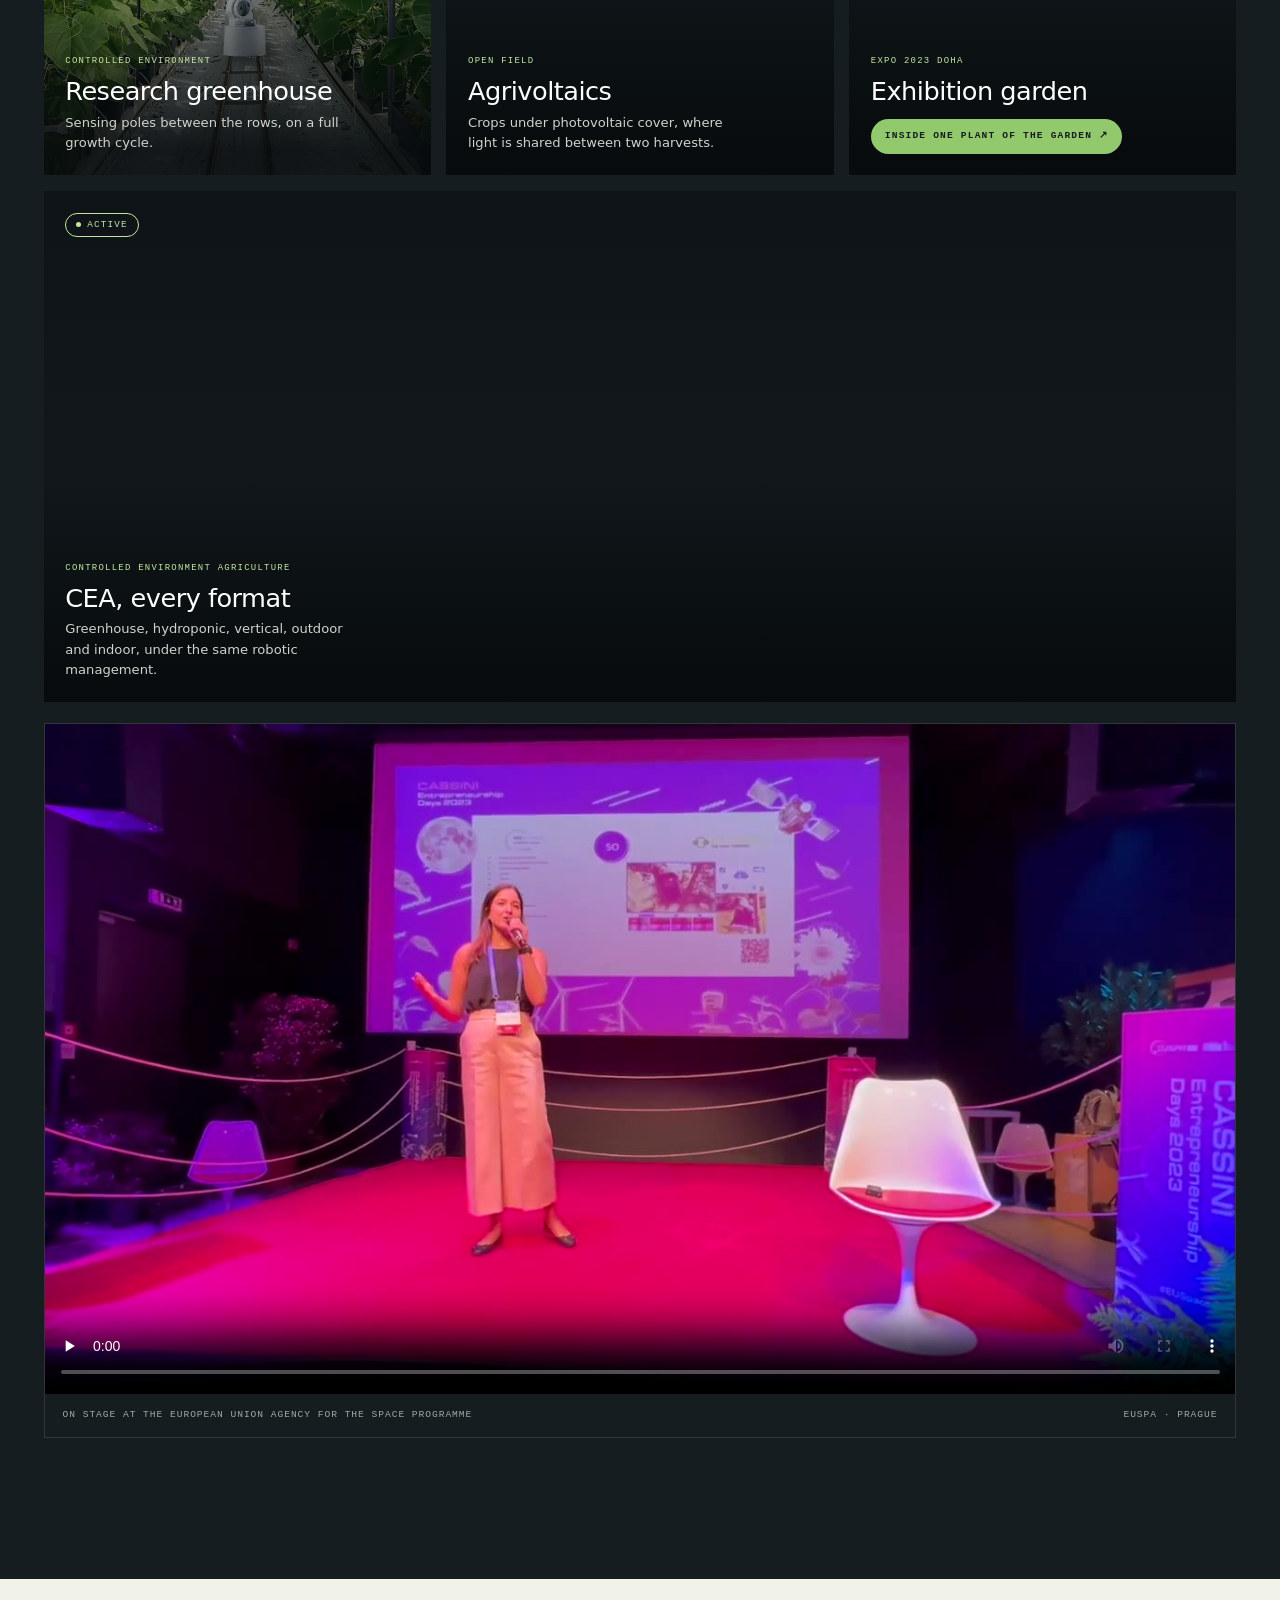
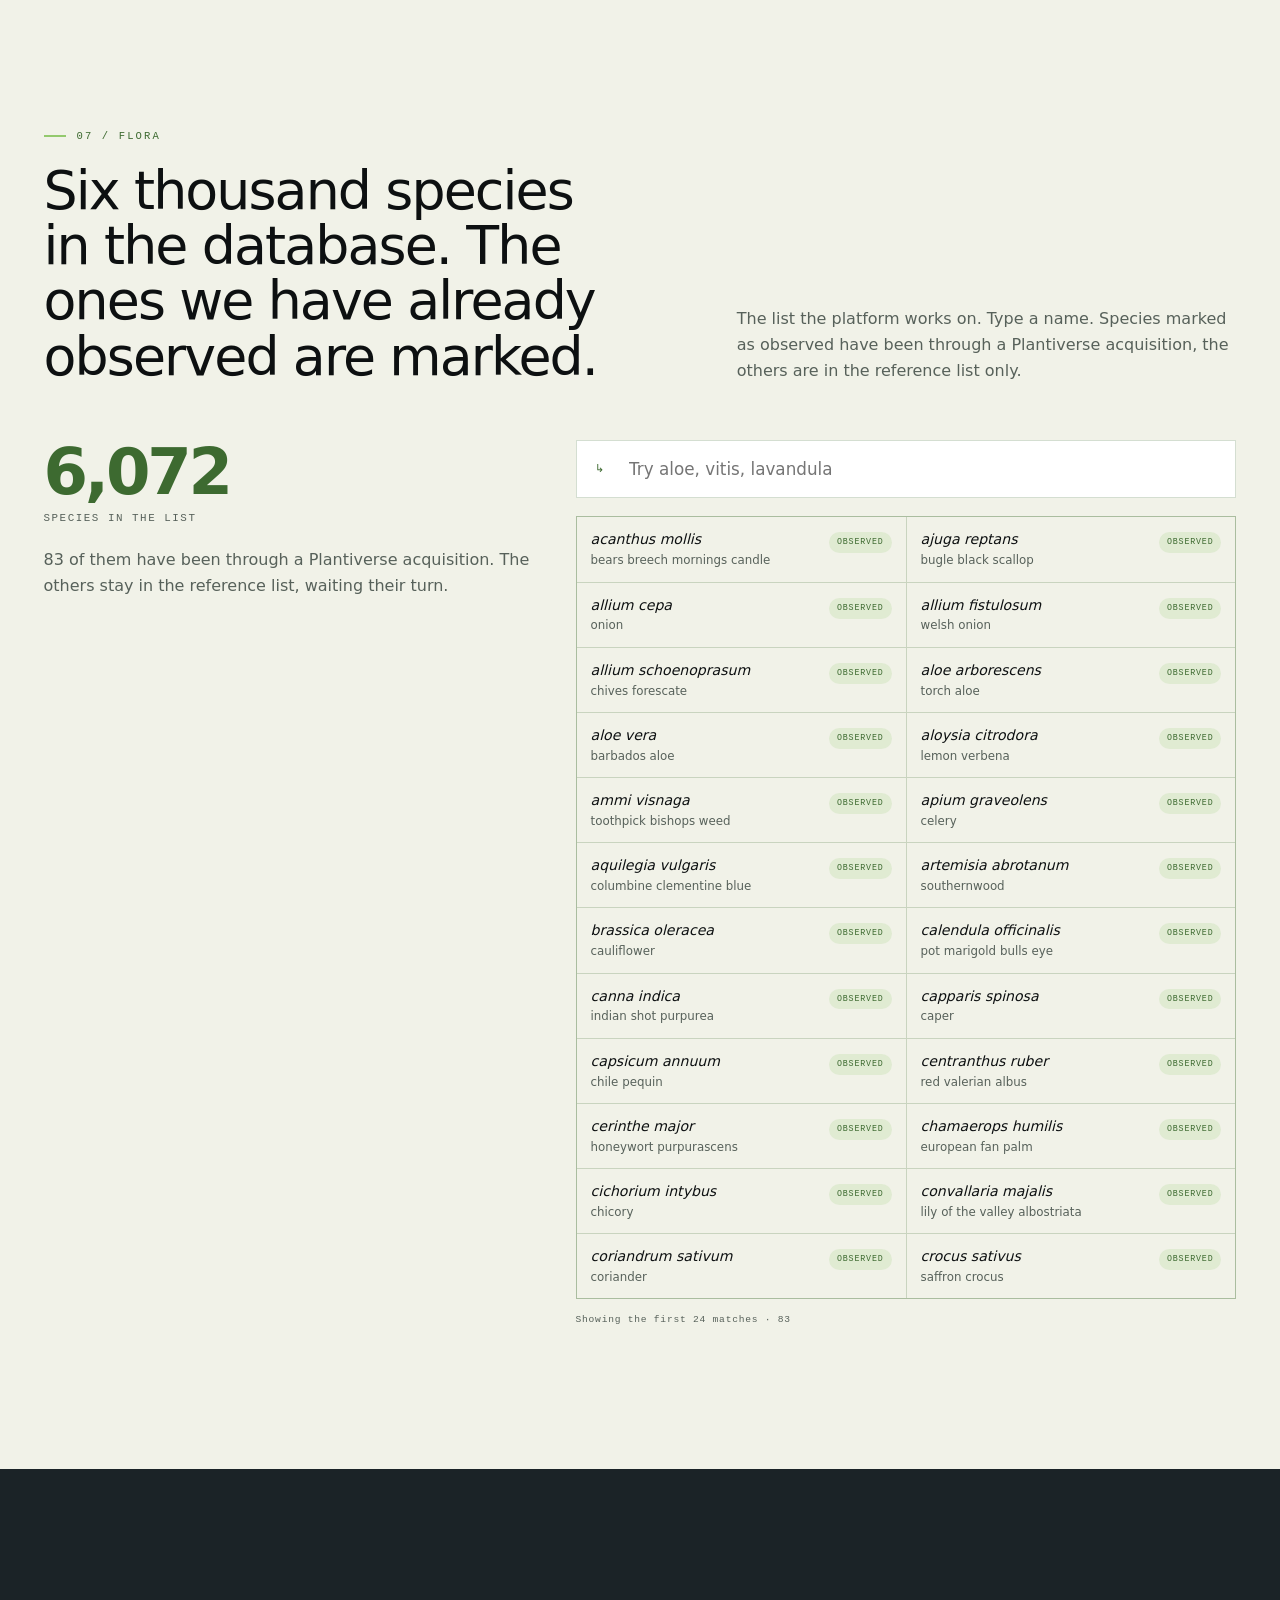
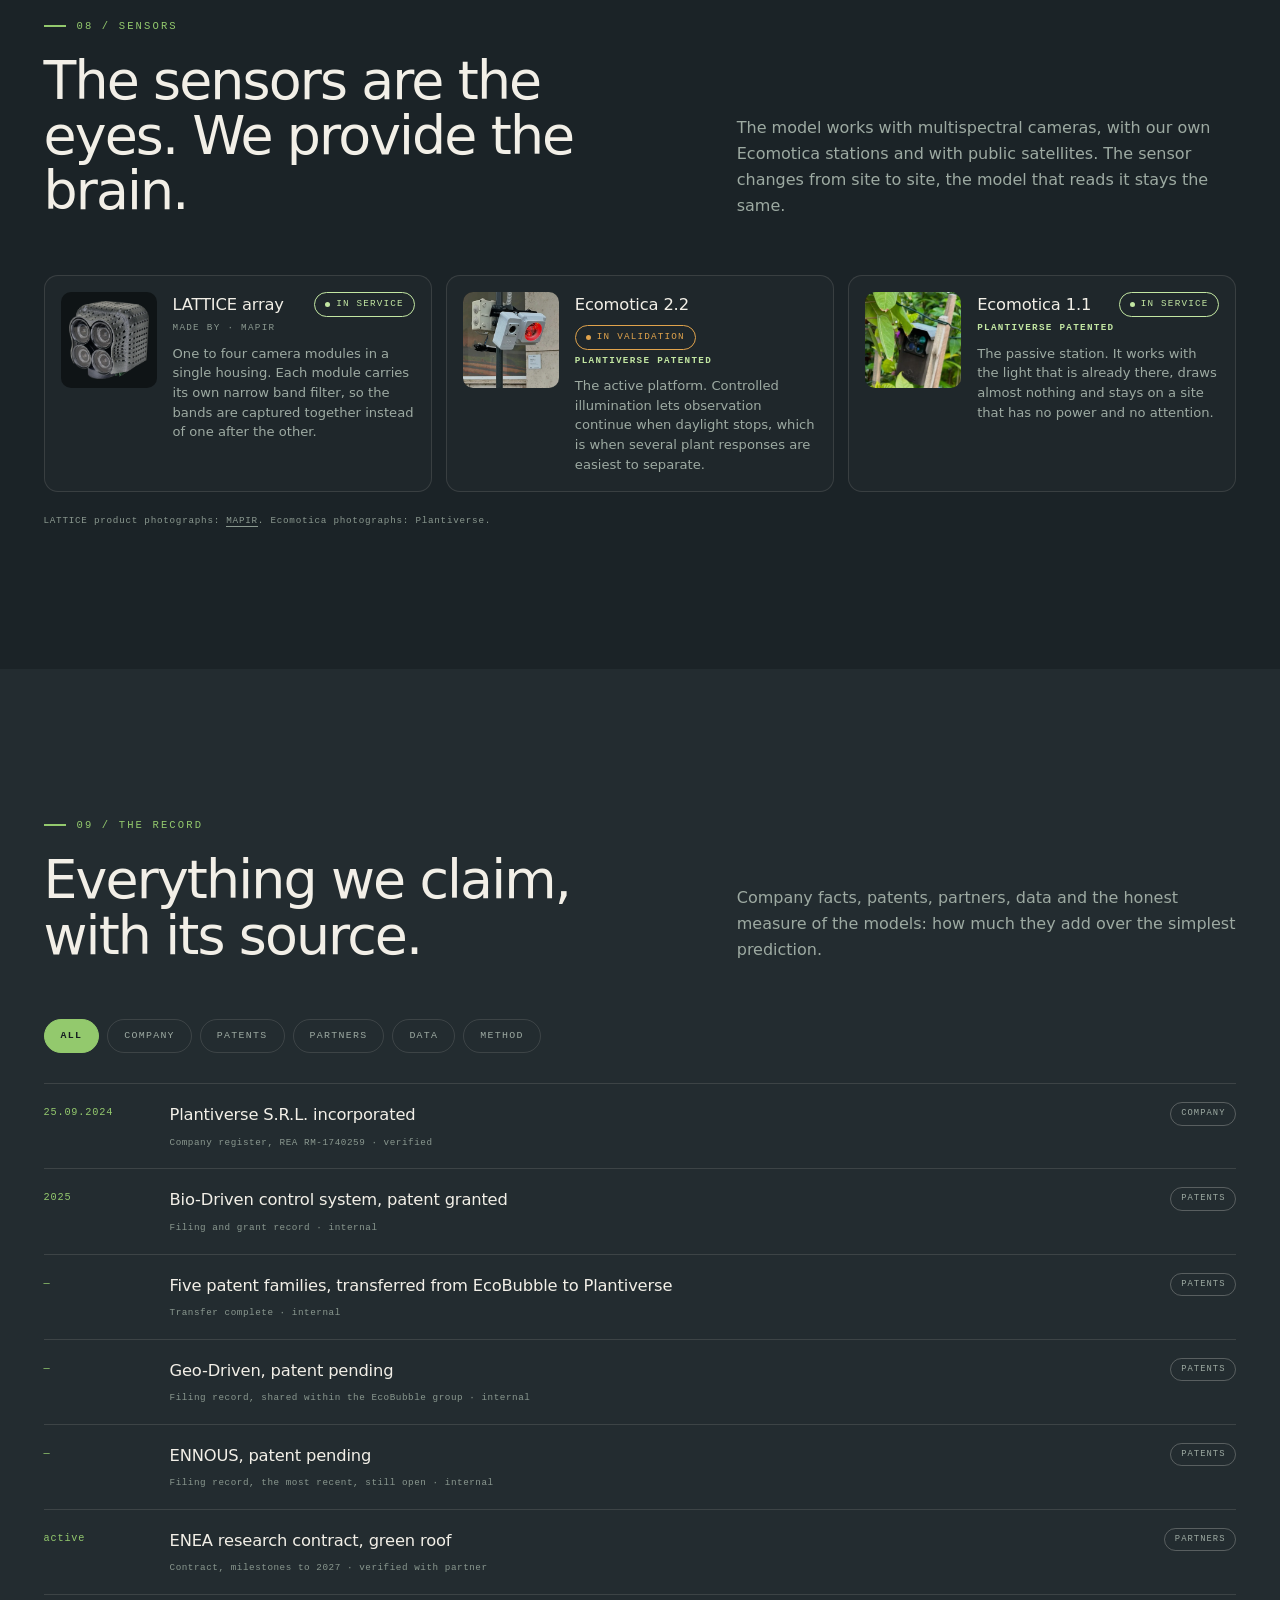
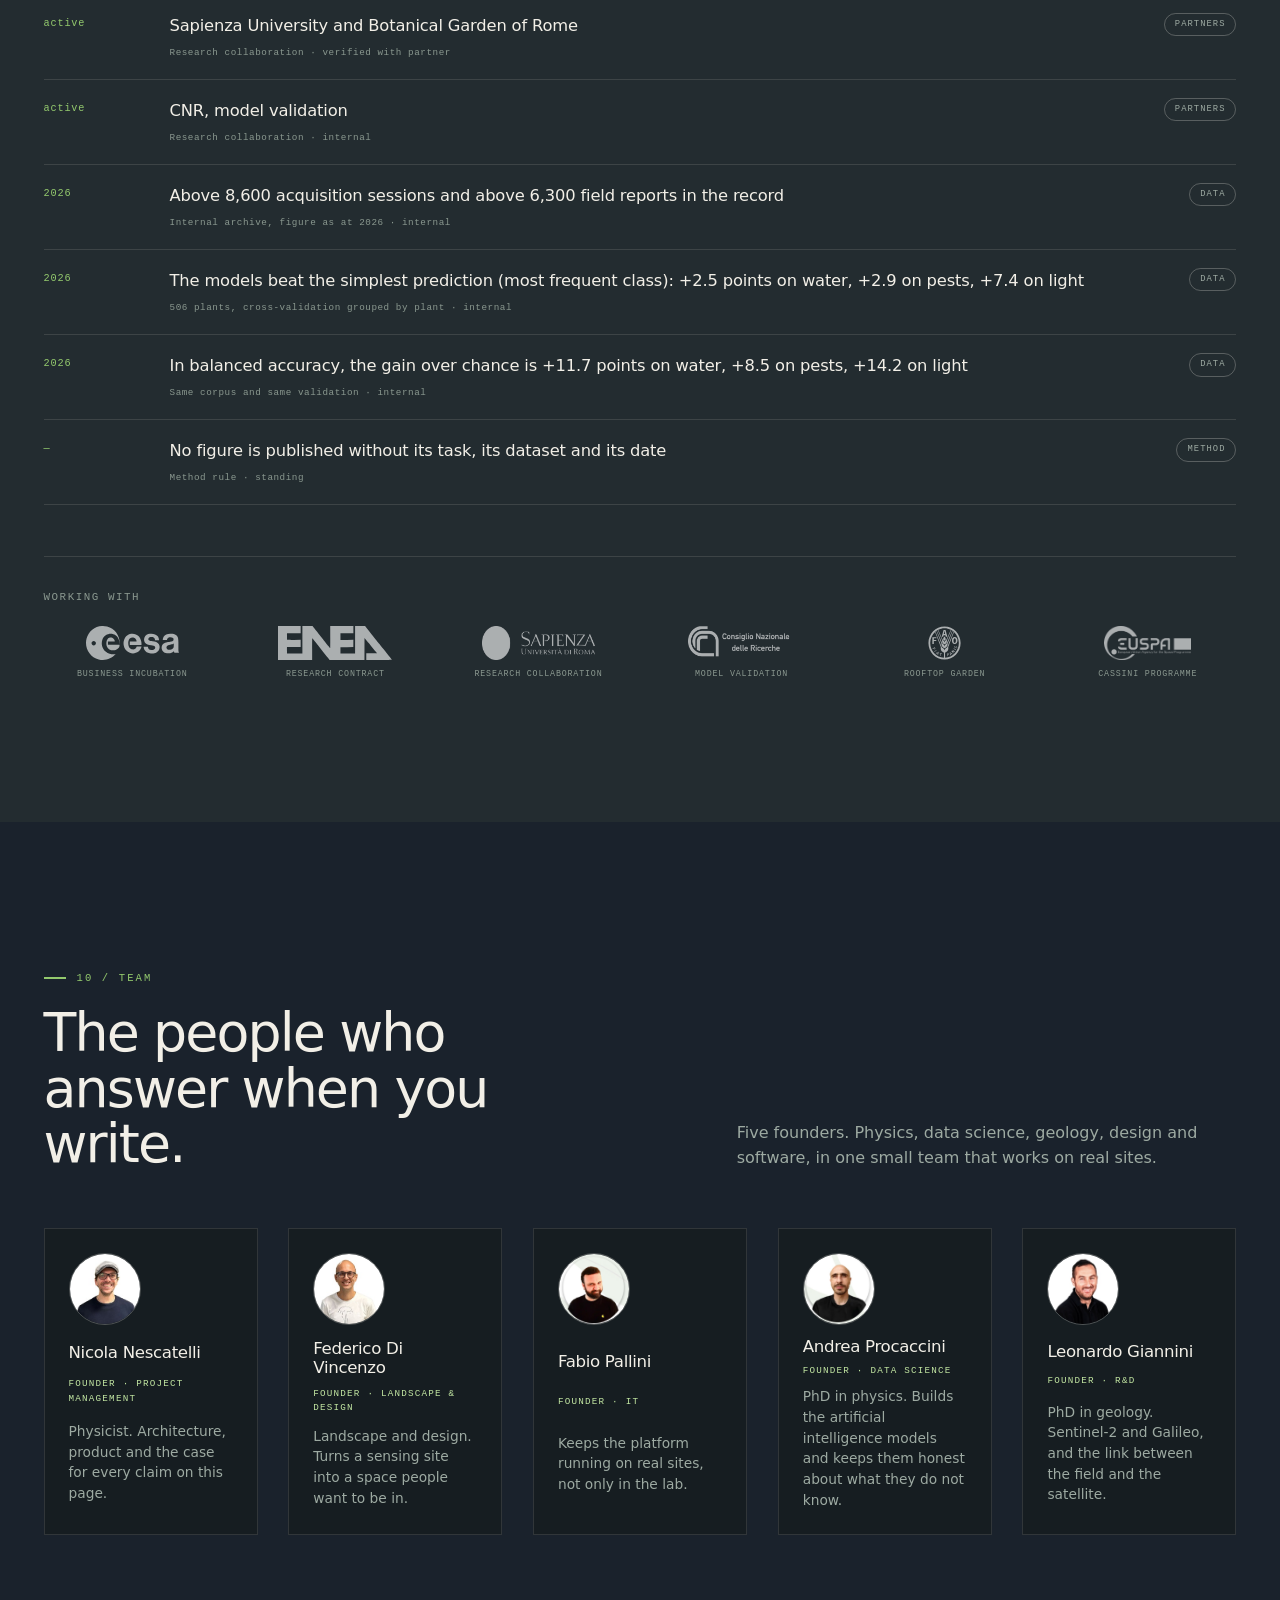
<file: how-it-works.html>
<!doctype html><html lang="it"><head><meta charset="utf-8"><title>Plantiverse</title><meta name="robots" content="noindex"><link rel="canonical" href="https://www.plantiverse.it/"><meta http-equiv="refresh" content="0; url=/#platform"><script>location.replace("/#platform");</script></head><body><a href="/#platform">Plantiverse</a></body></html>
</file>
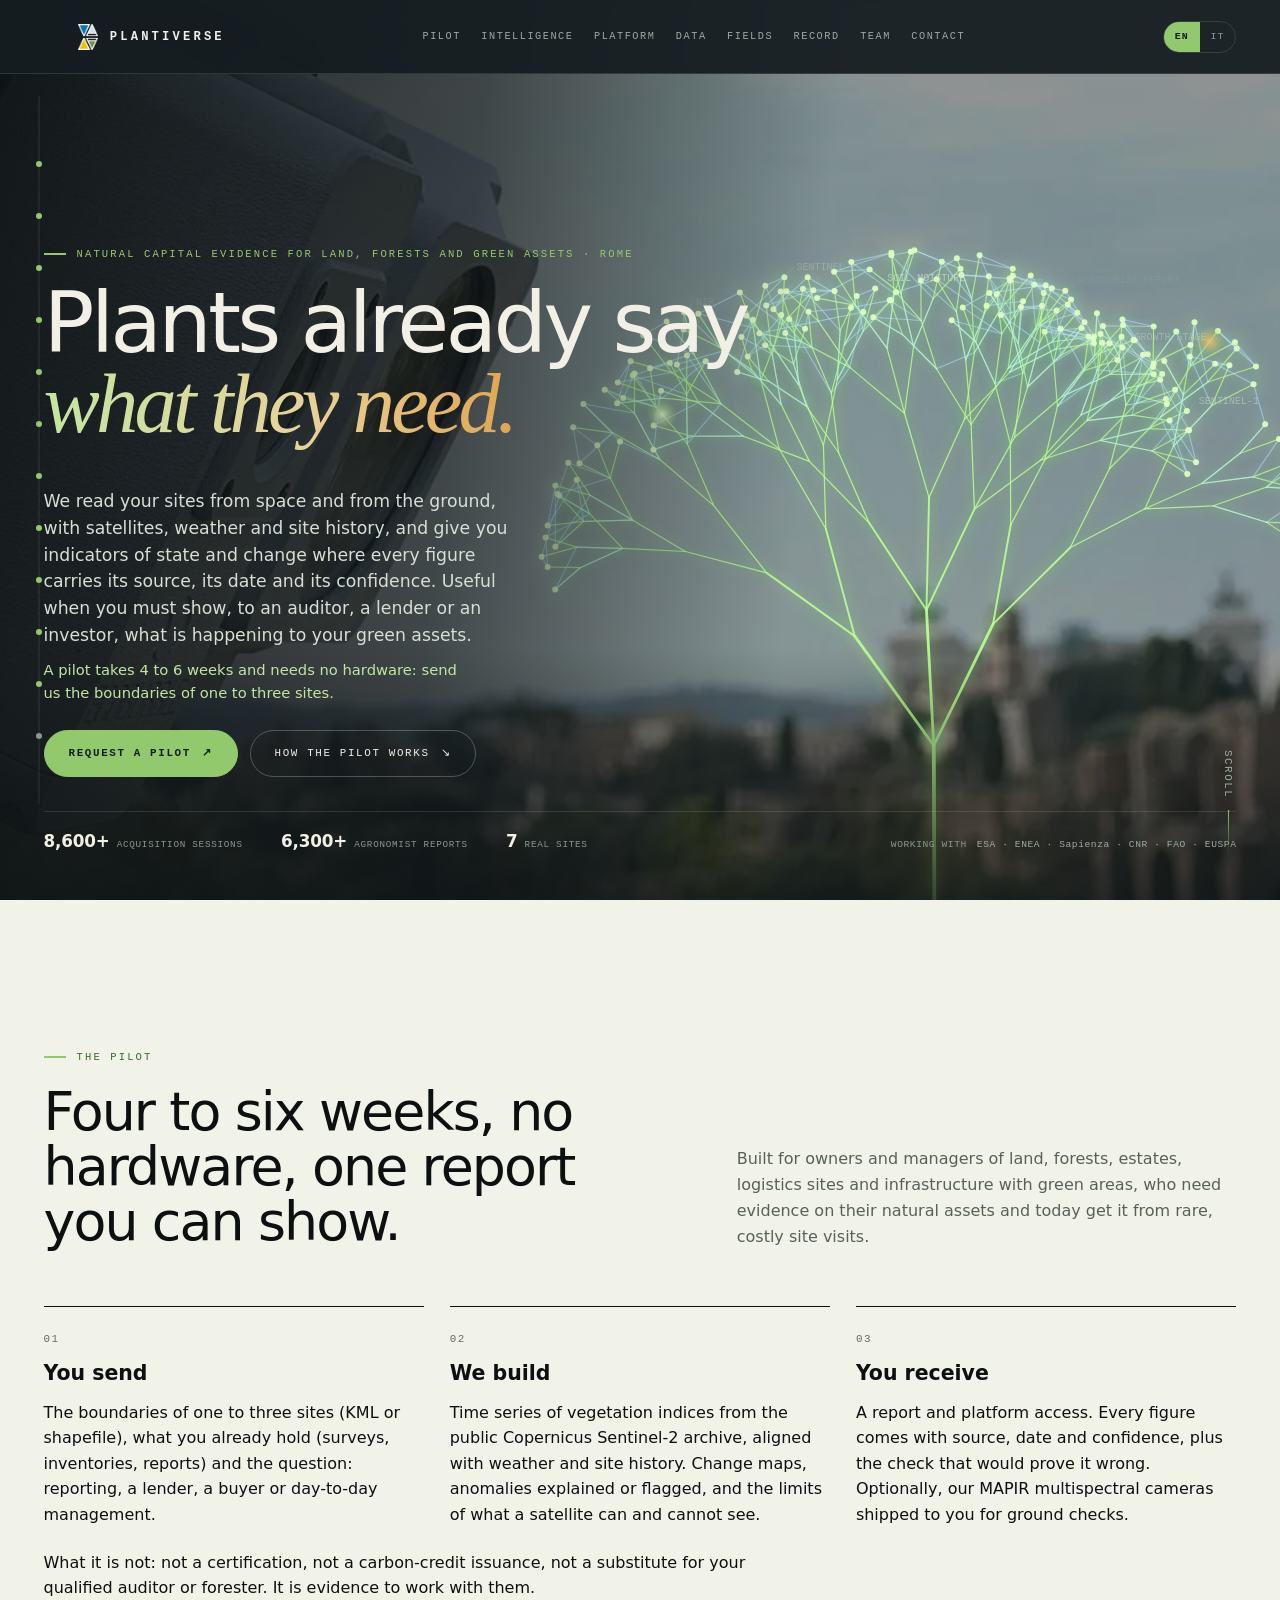
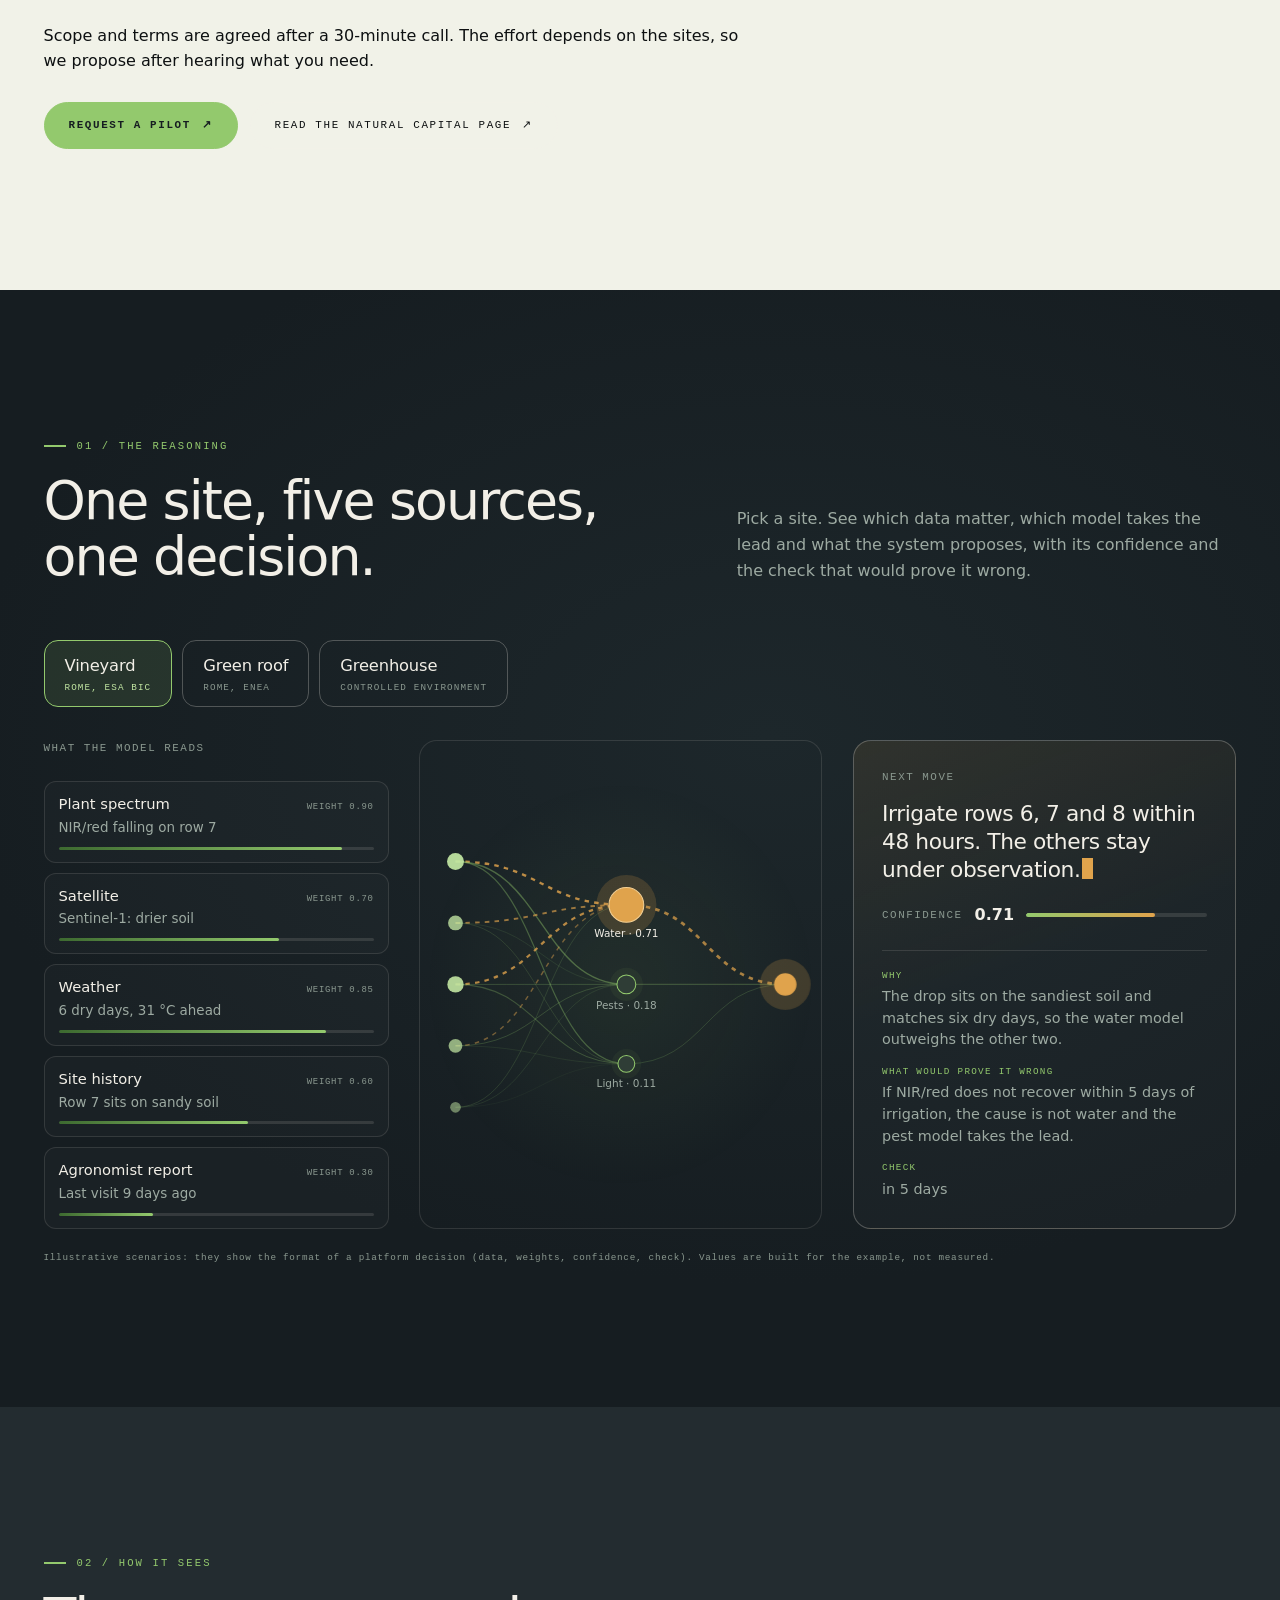
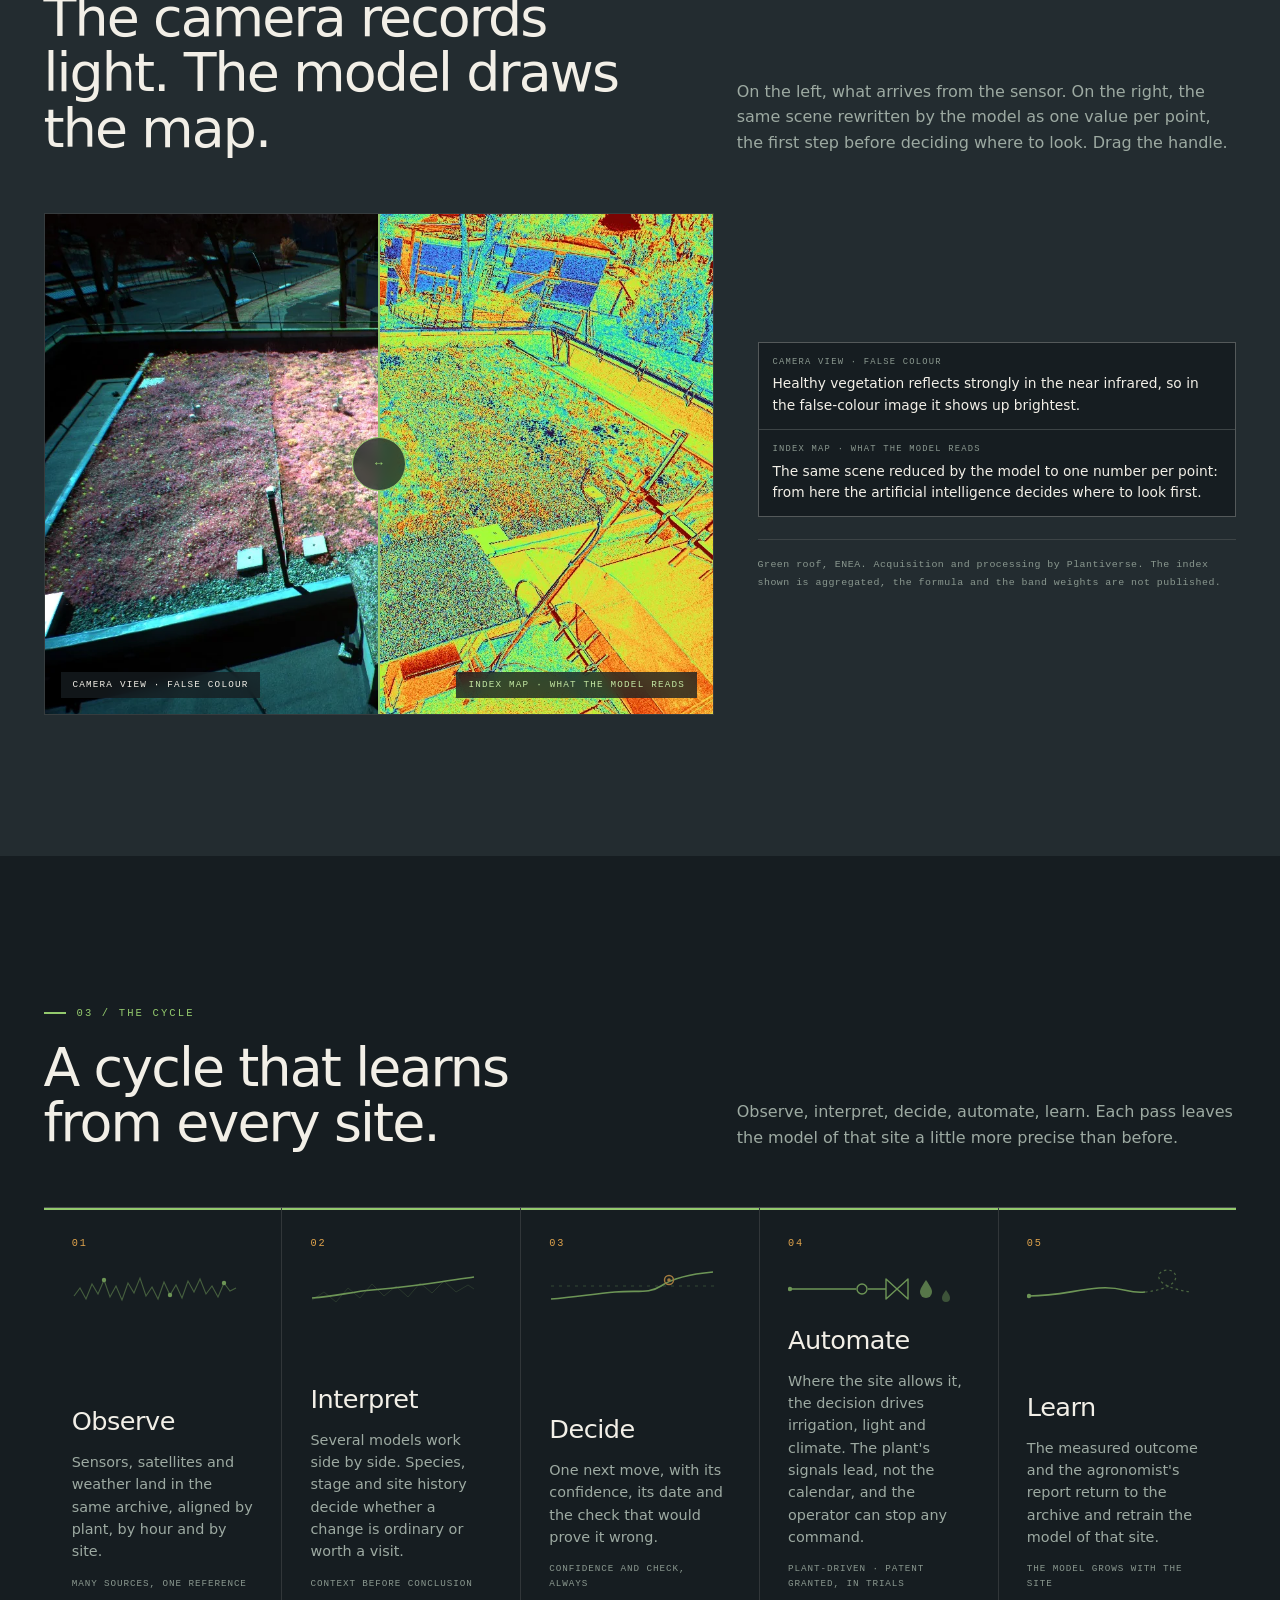
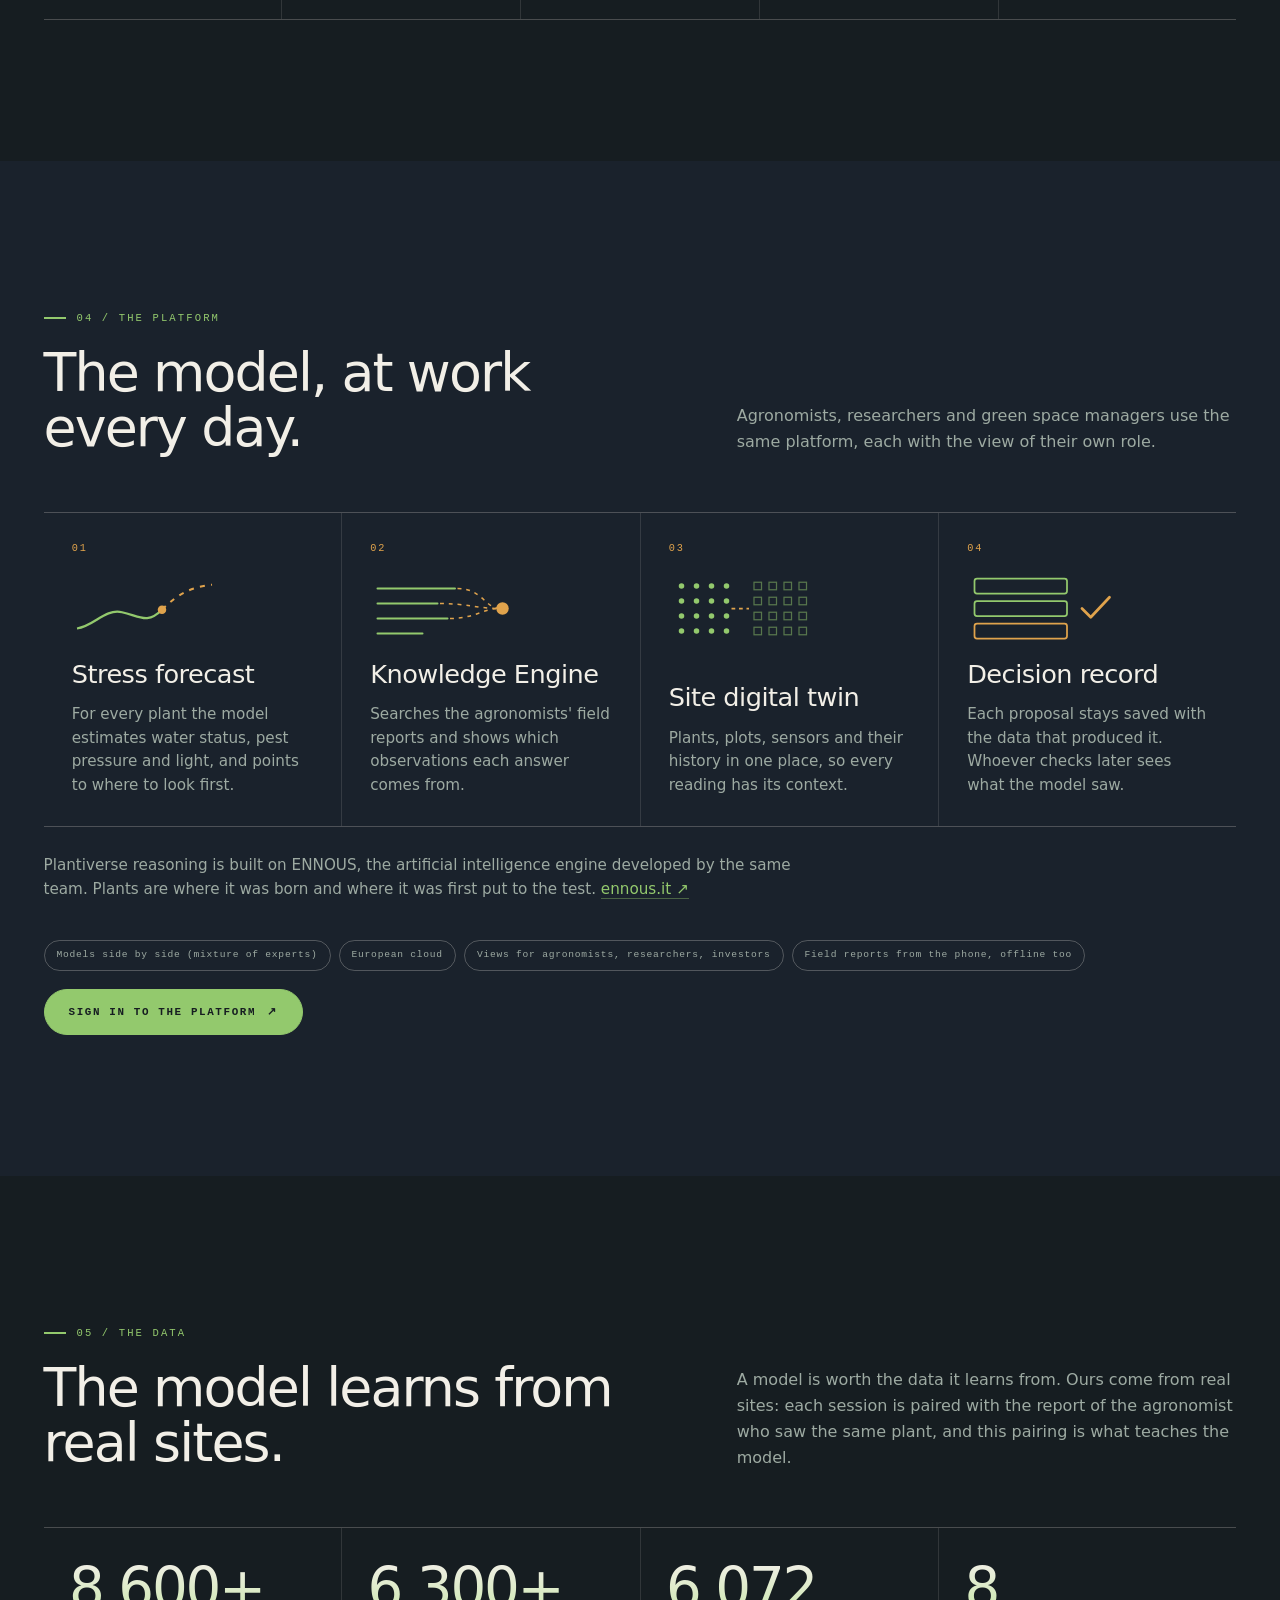
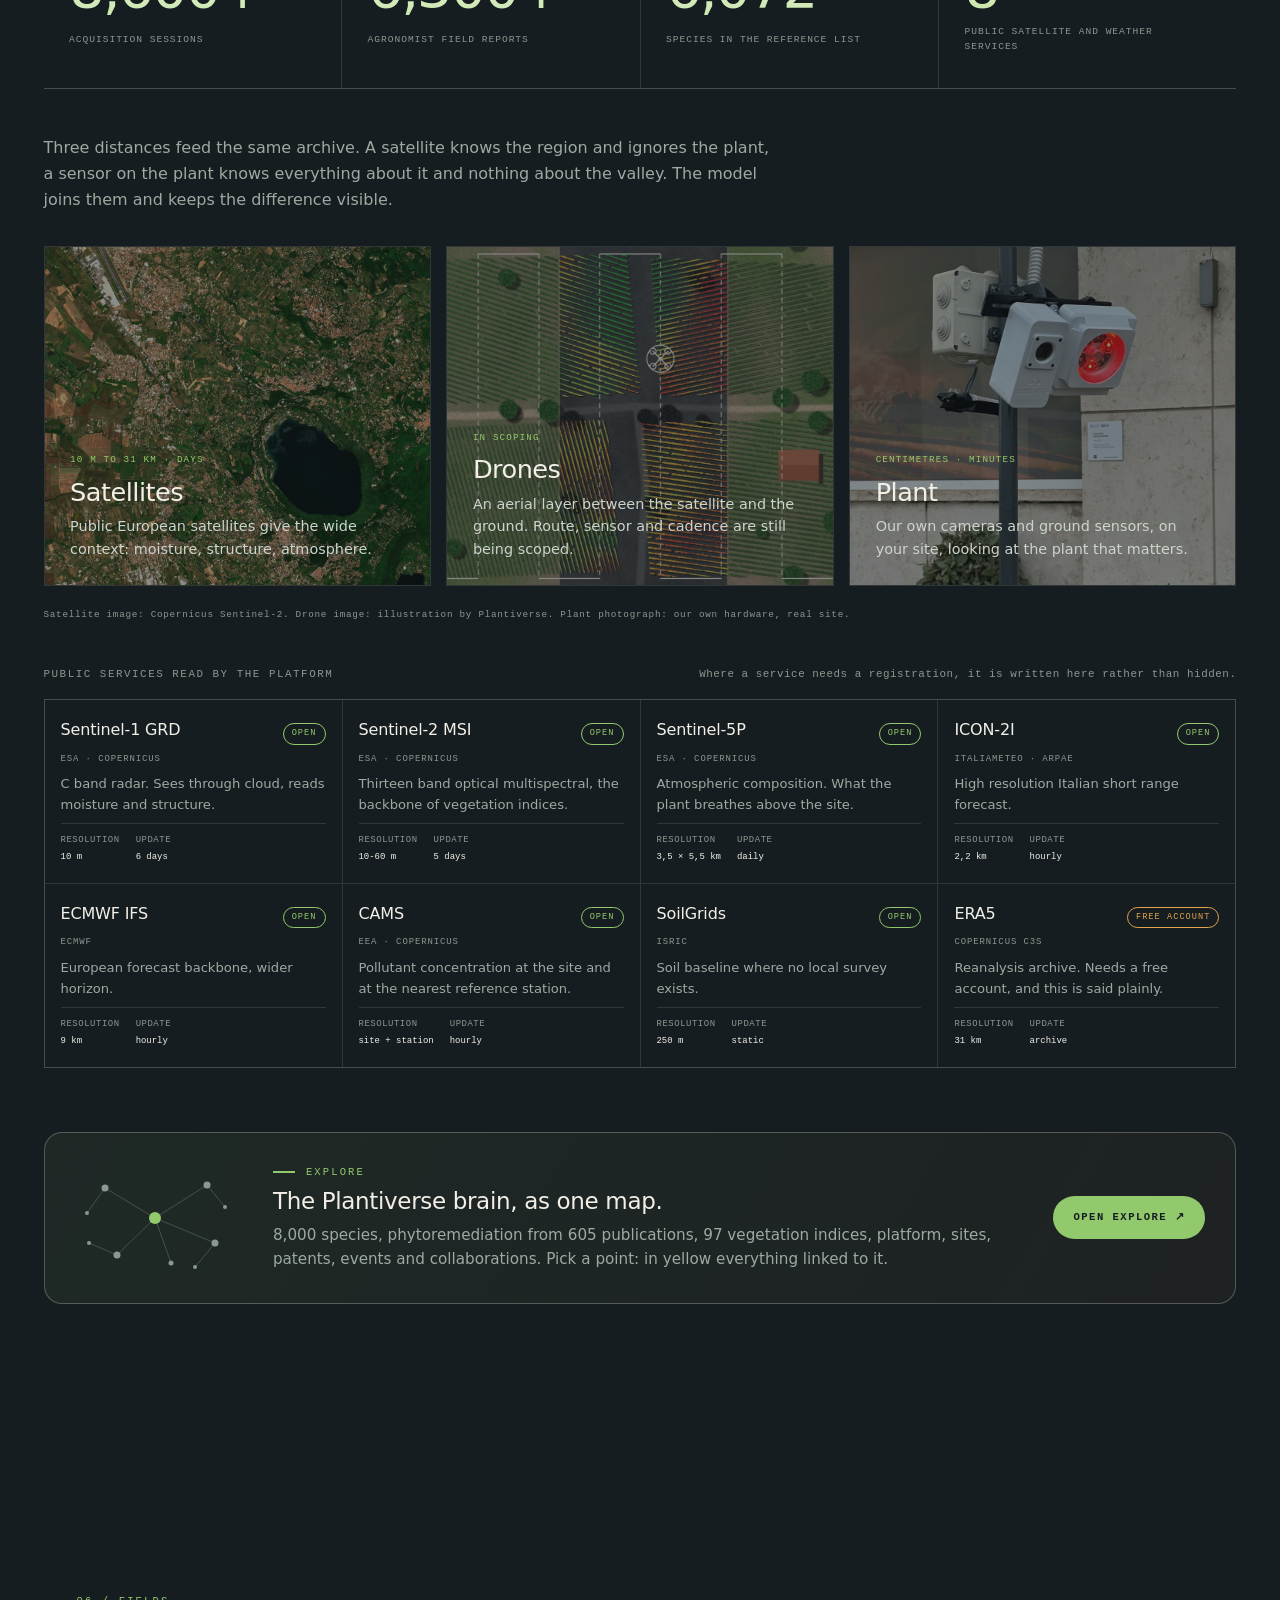
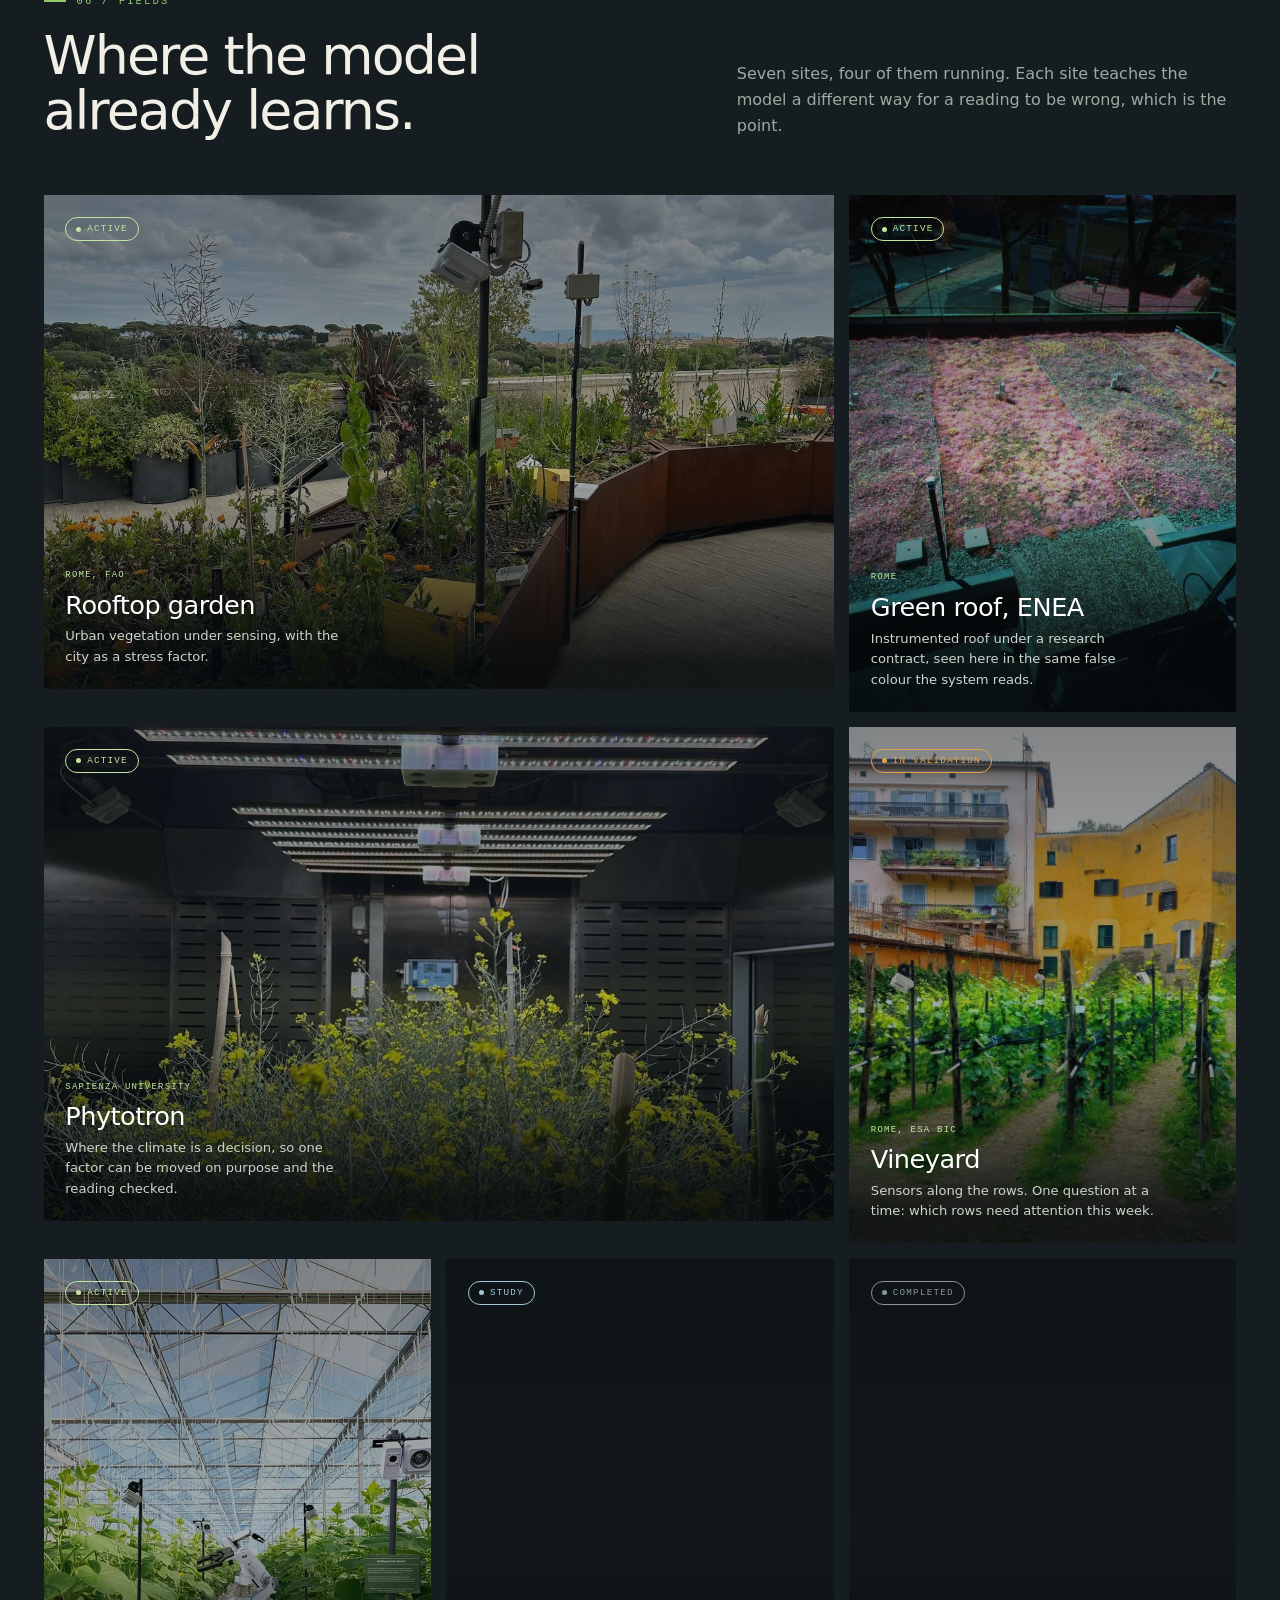
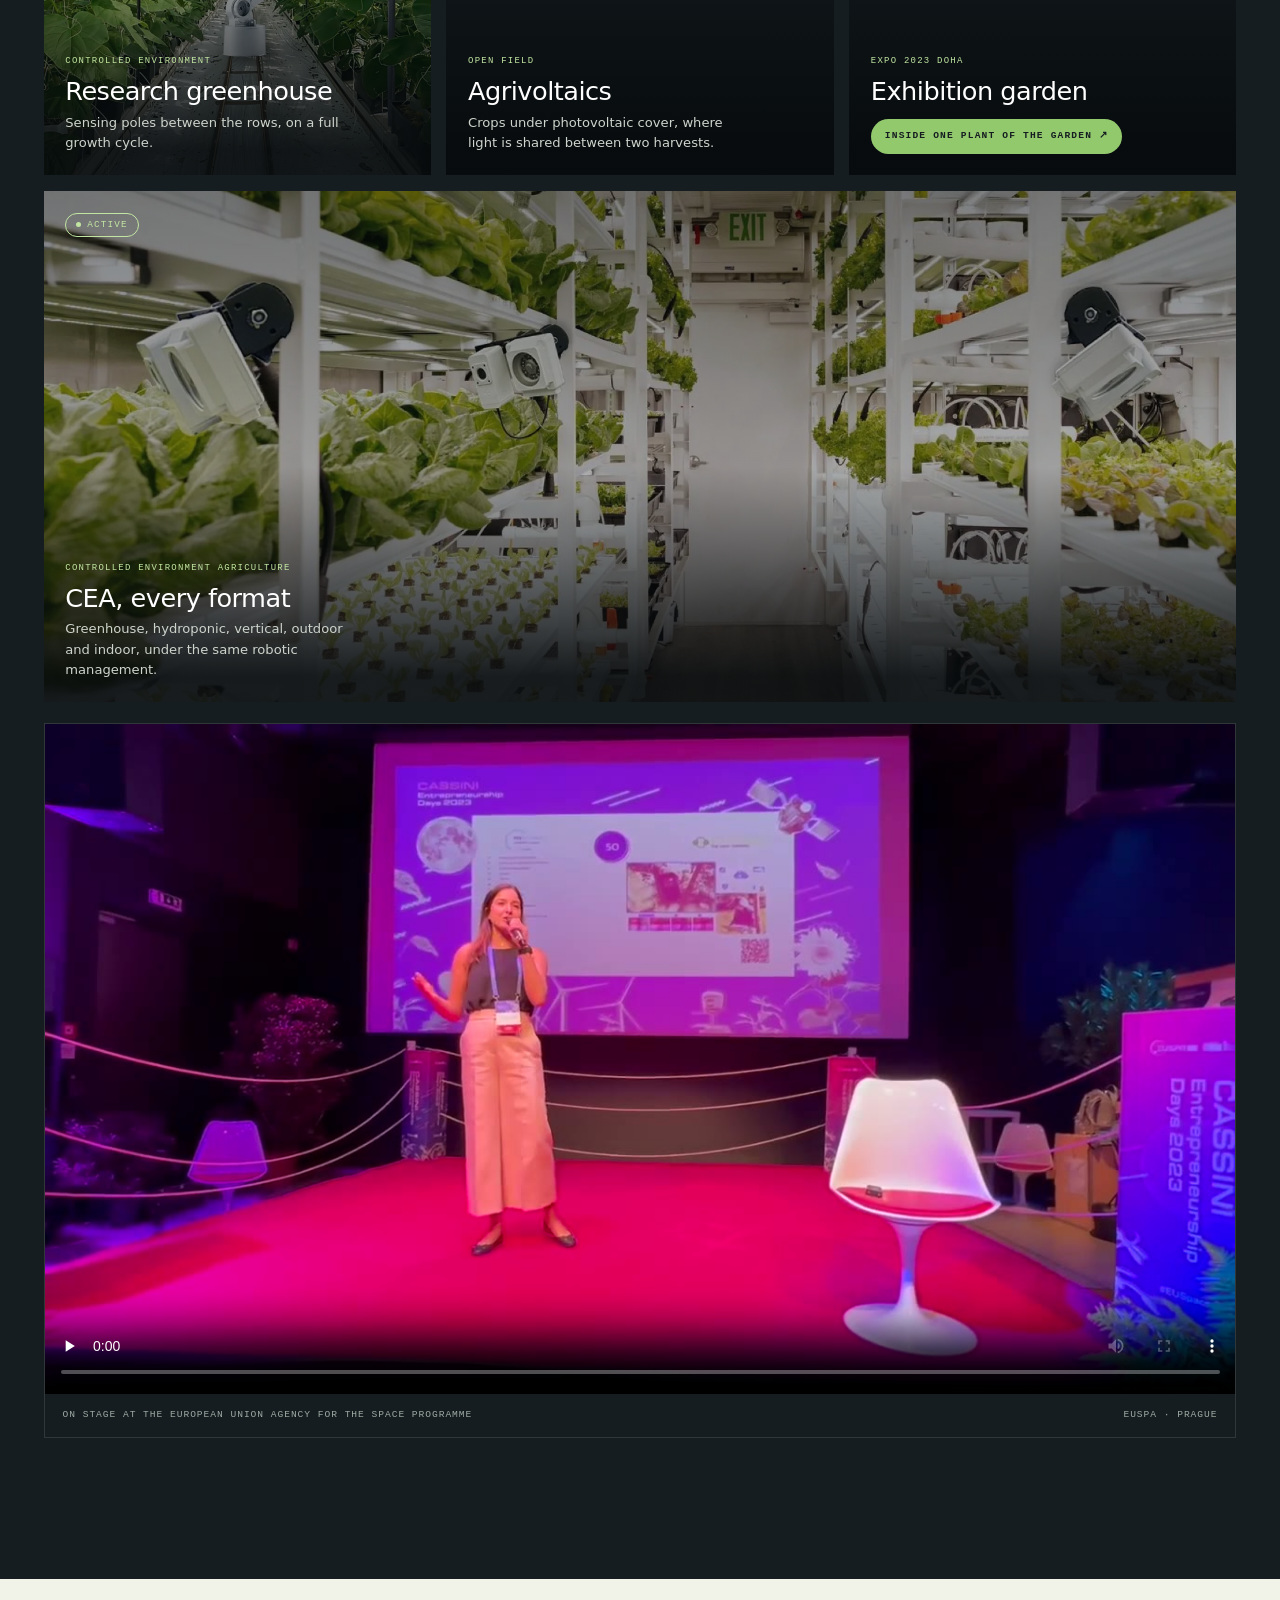
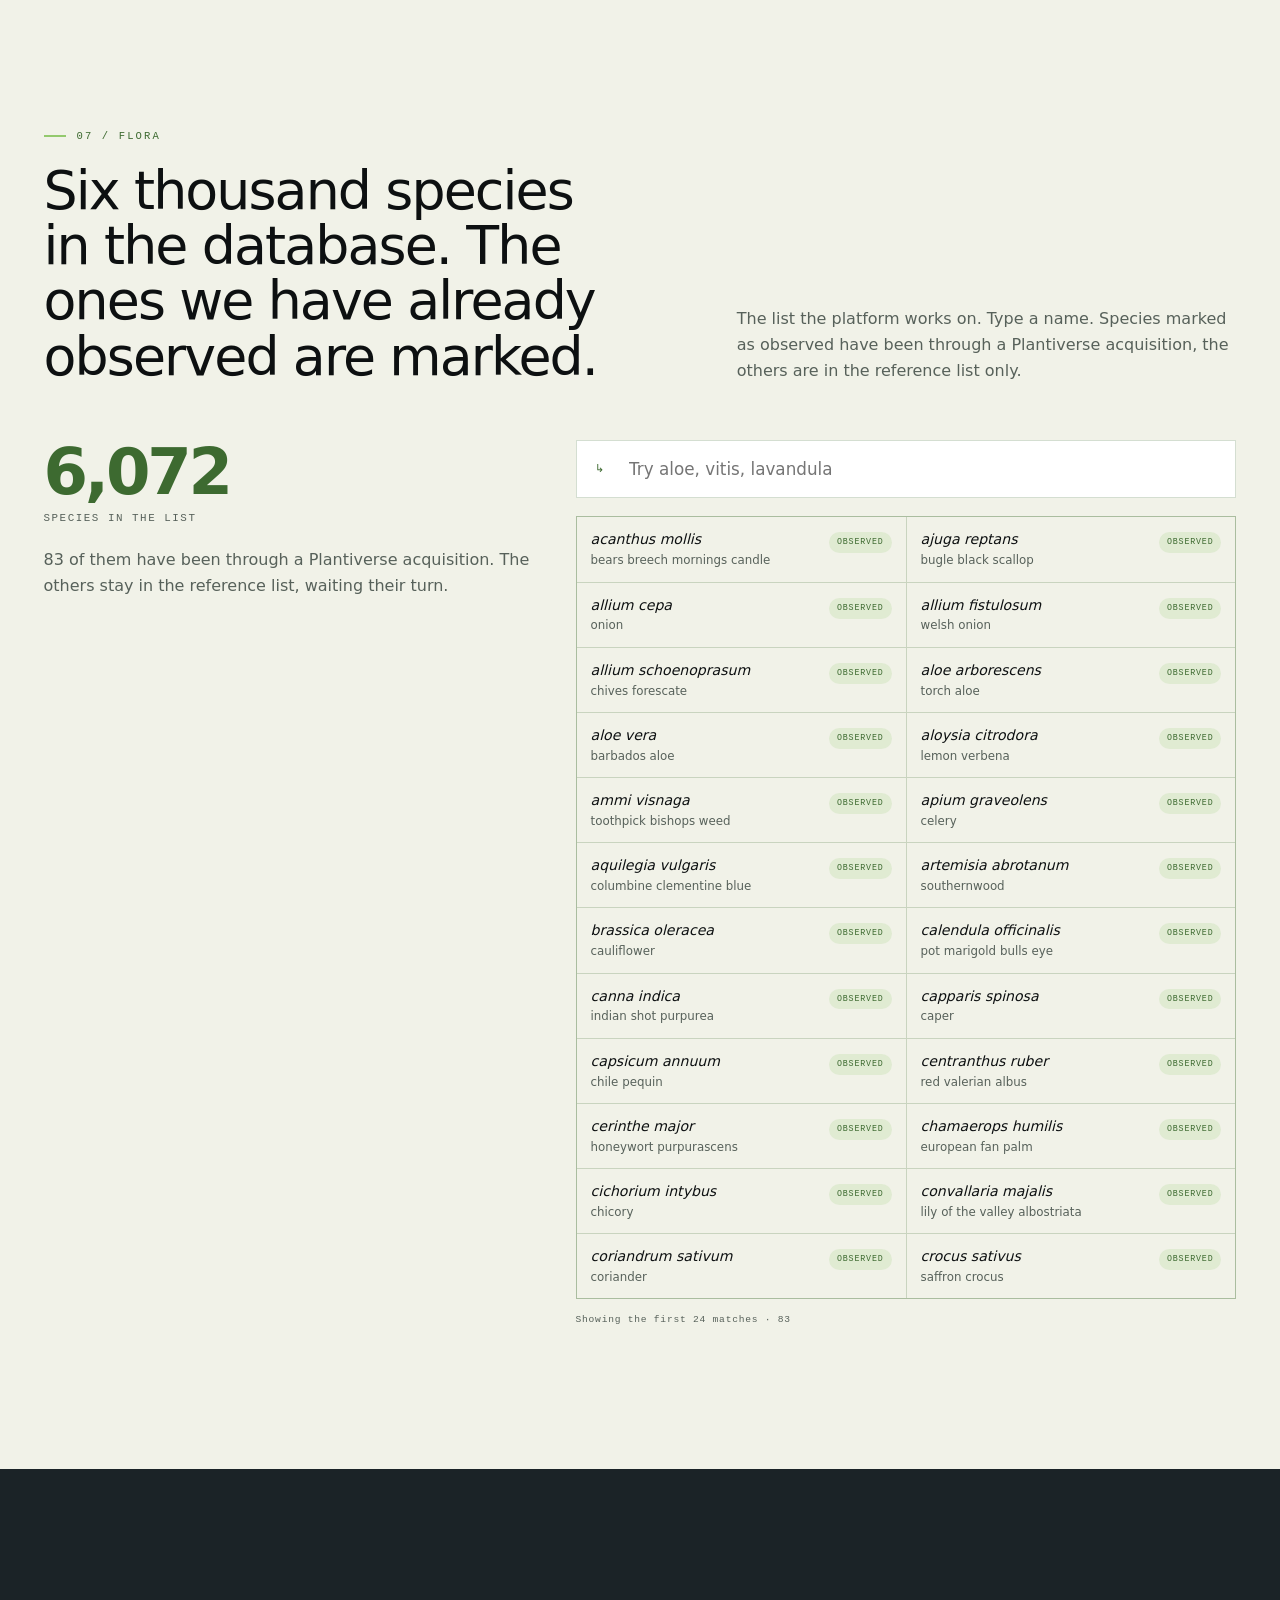
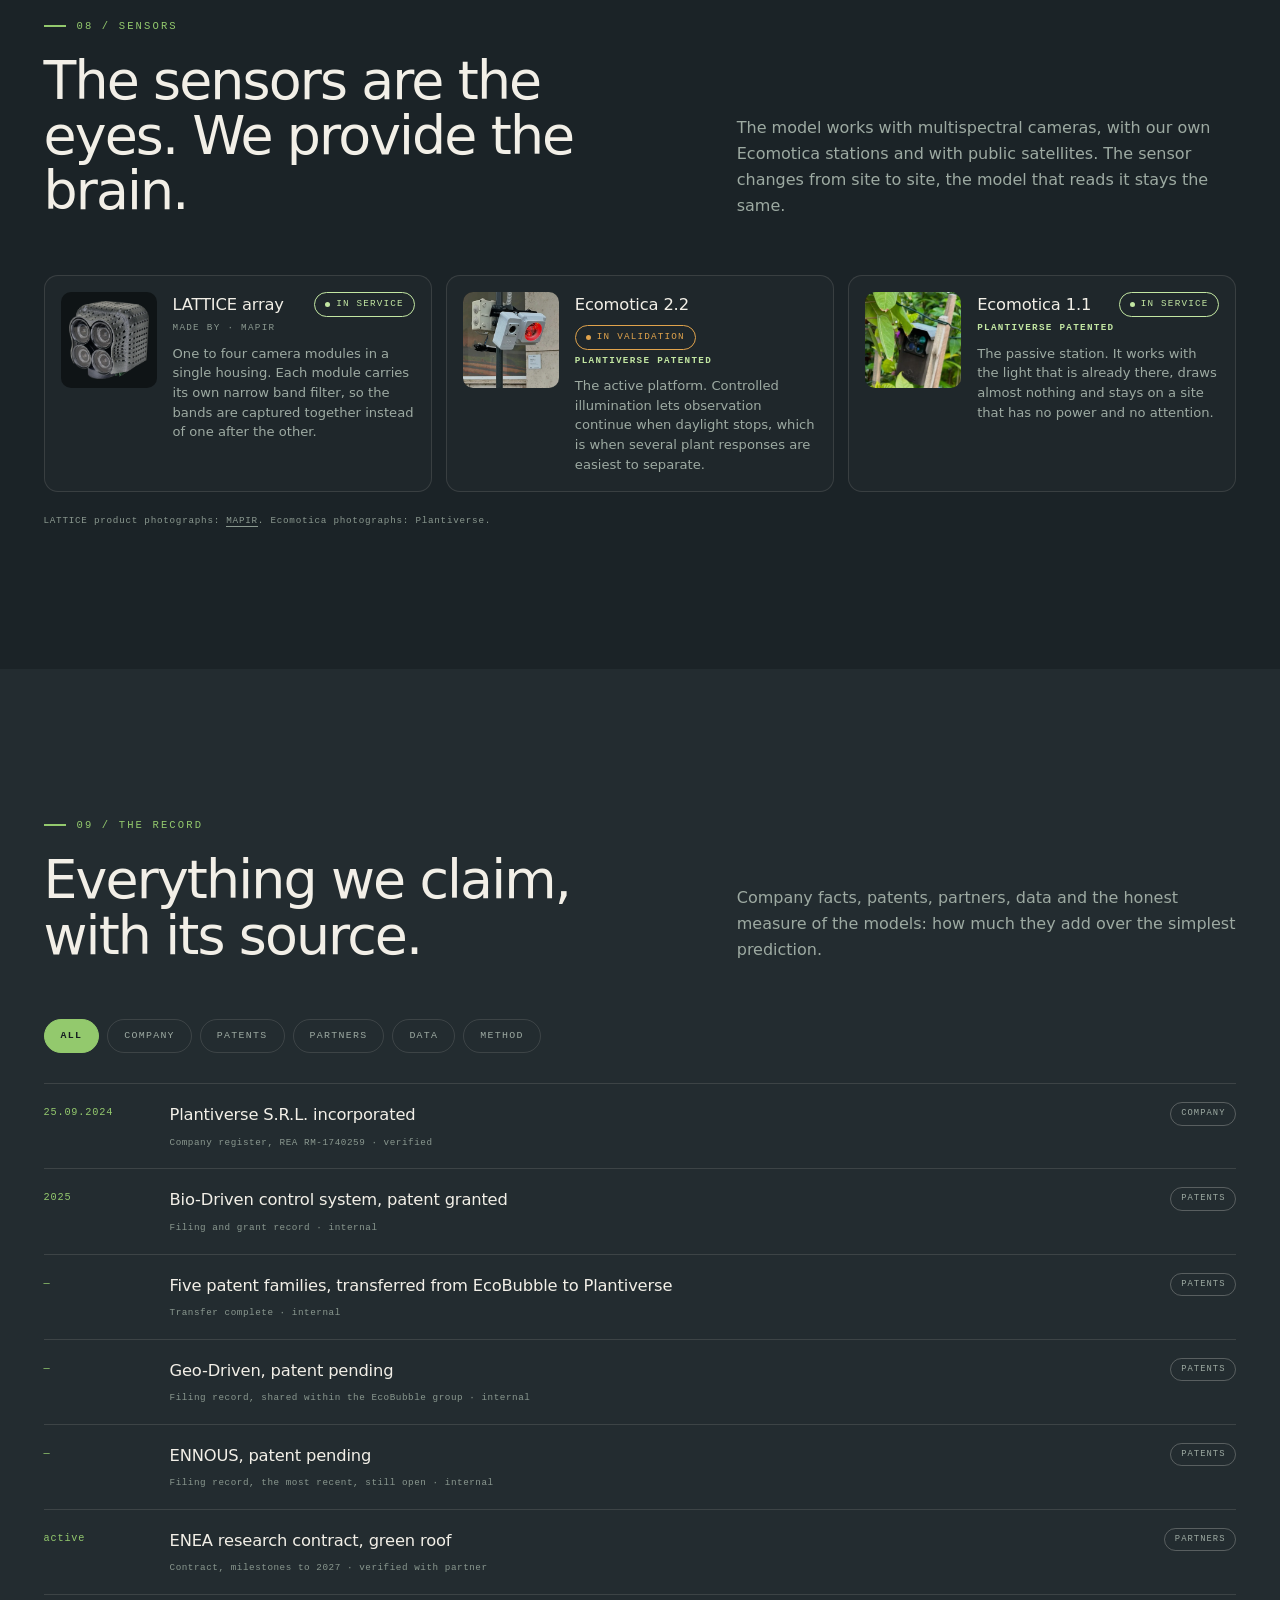
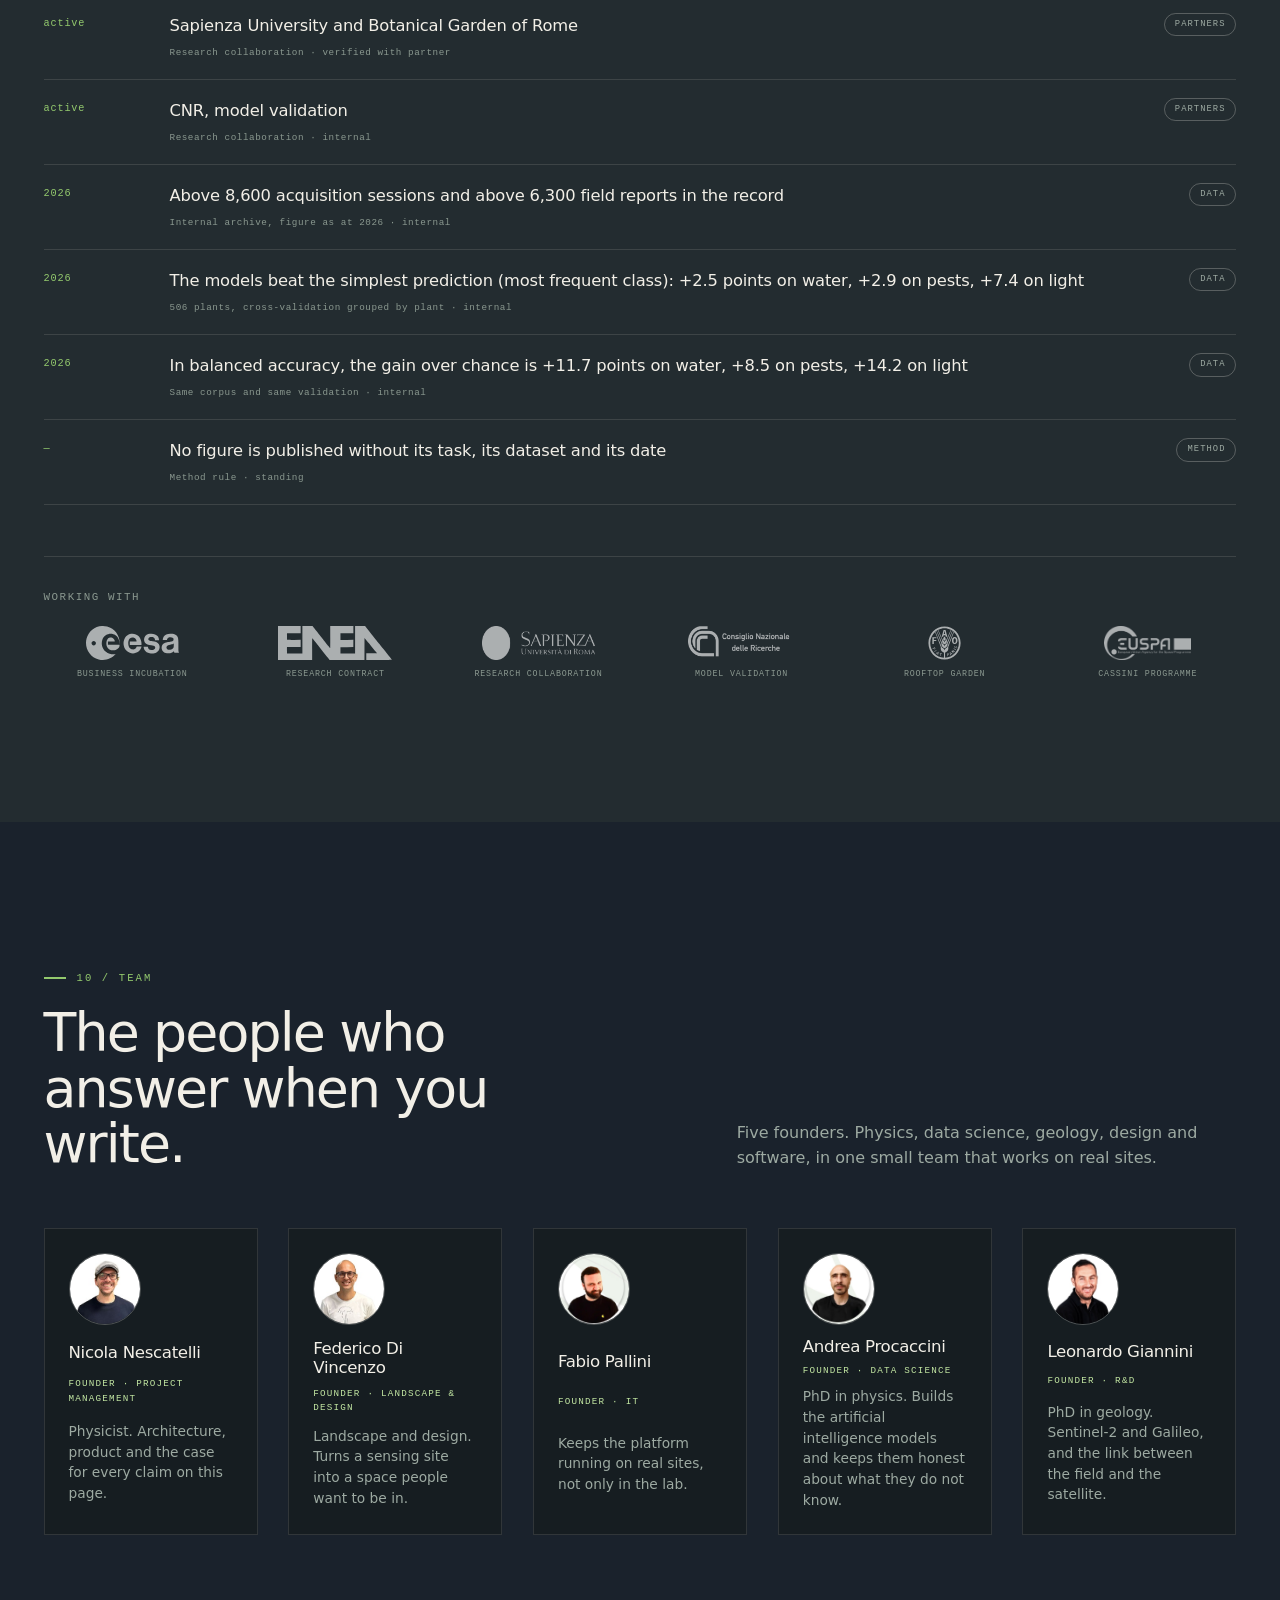
<file: index-ai.html>
<!doctype html>
<html lang="it"><head><meta charset="utf-8"><title>Plantiverse</title>
<meta name="robots" content="noindex">
<meta http-equiv="refresh" content="0; url=index.html">
<script>location.replace("index.html" + location.hash);</script>
</head><body><a href="index.html">Plantiverse</a></body></html>
</file>
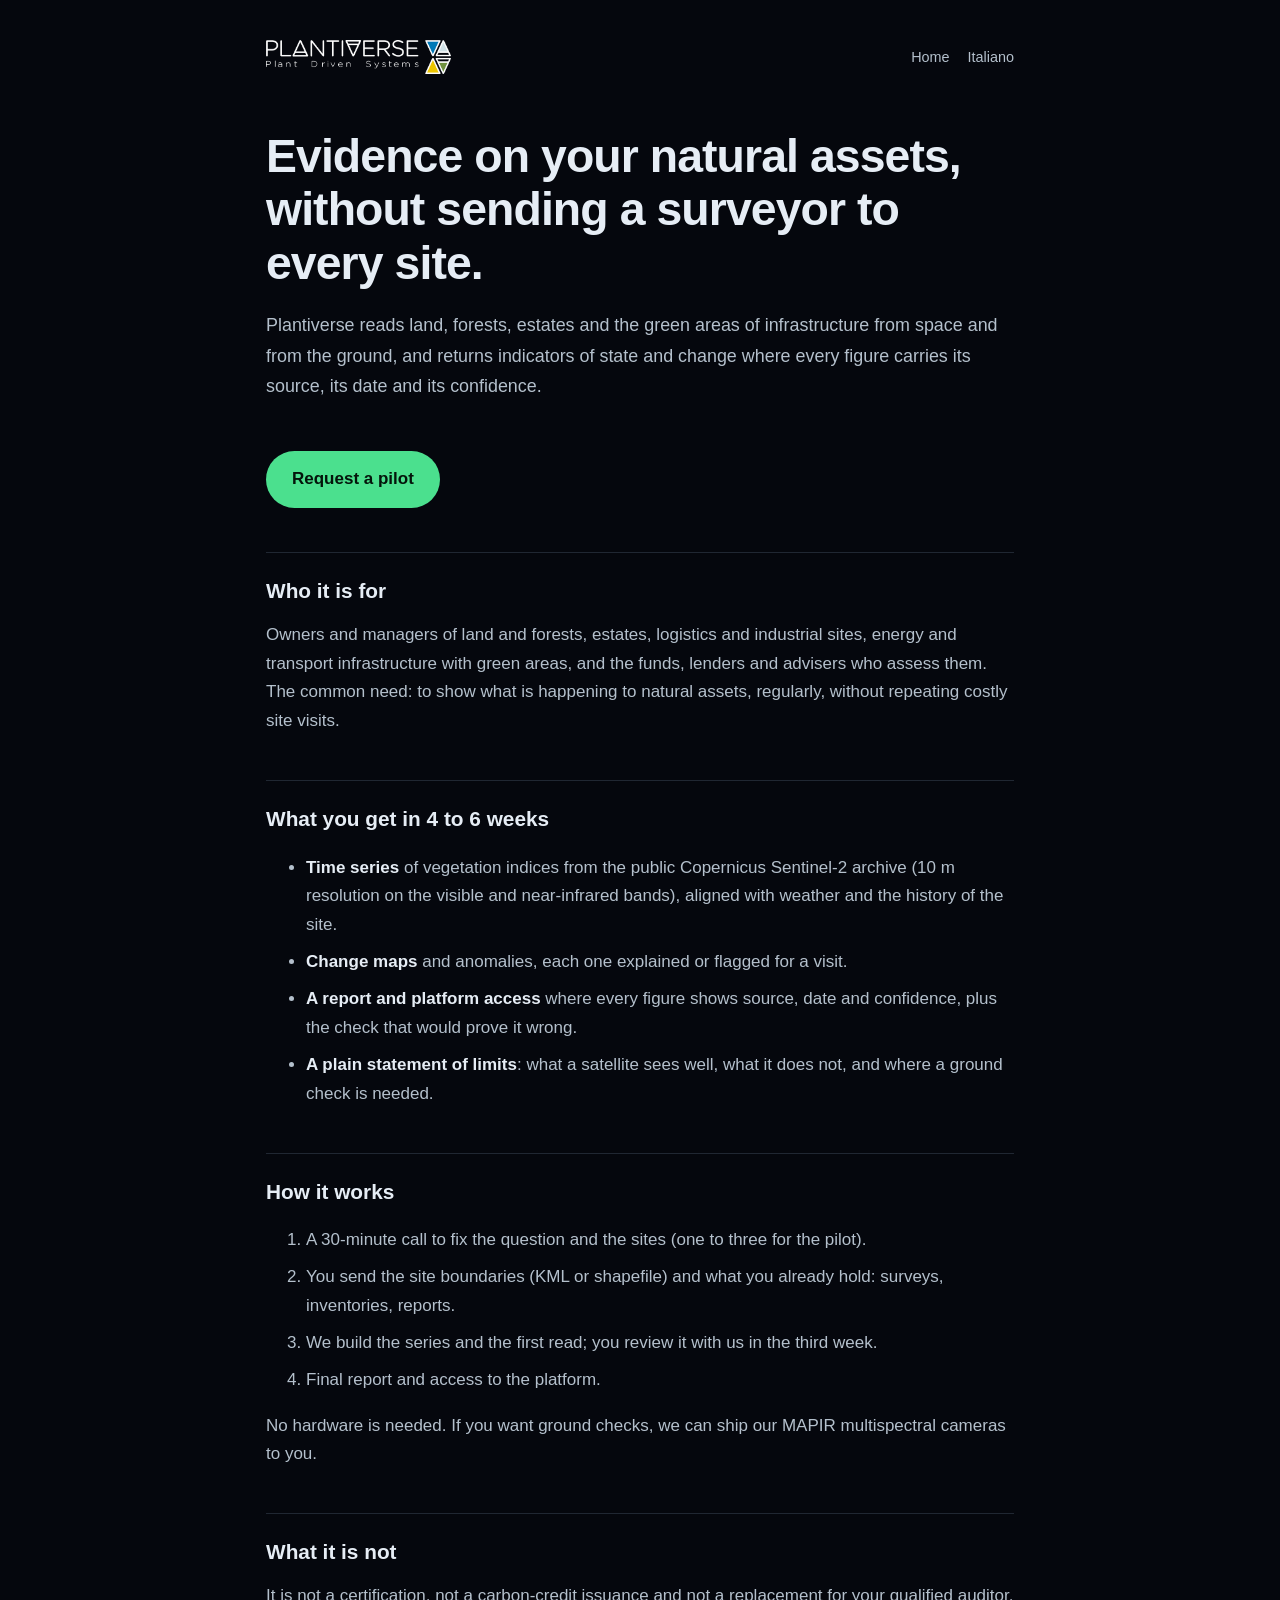
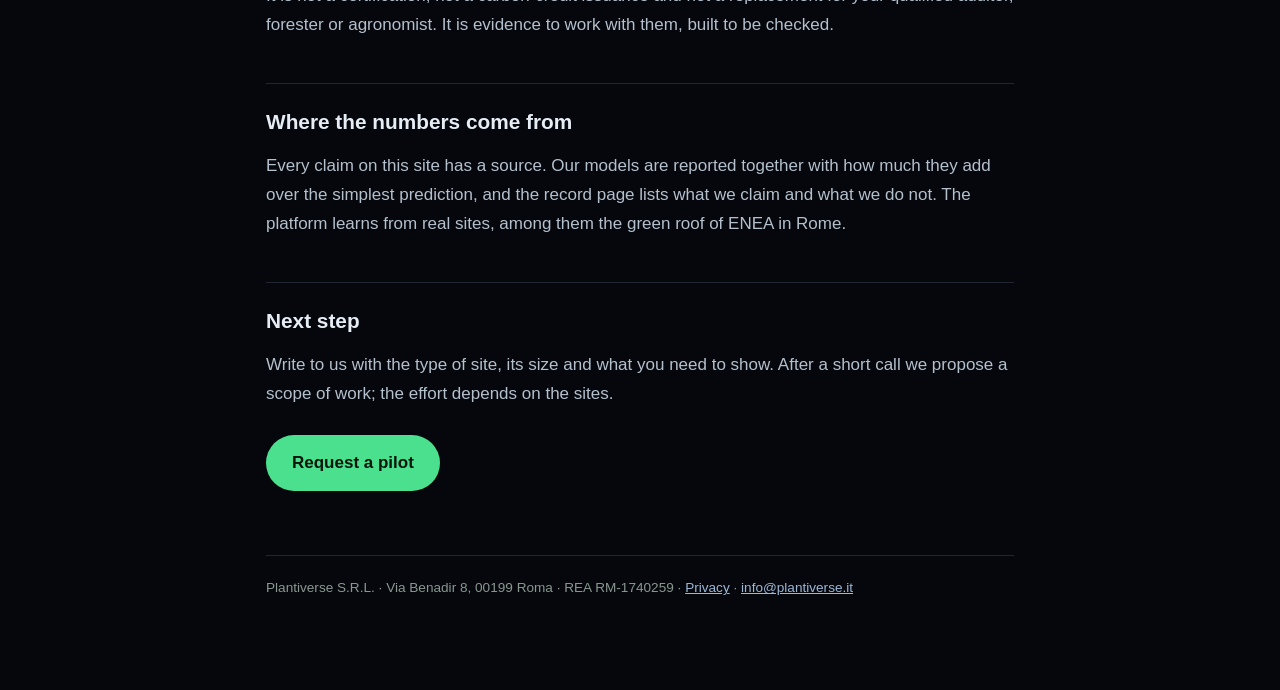
<file: natural-capital.html>
<!doctype html>
<html lang="en">
<head>
<meta charset="utf-8">
<meta name="viewport" content="width=device-width, initial-scale=1">
<title>Natural capital evidence from satellites and AI · Plantiverse</title>
<meta name="description" content="A 4-6 week pilot that turns Sentinel-2 satellite data, weather and site history into sourced indicators of state and change for land, forests and green infrastructure. No hardware.">
<meta name="robots" content="index,follow">
<link rel="canonical" href="https://www.plantiverse.it/natural-capital.html">
<link rel="alternate" hreflang="en" href="https://www.plantiverse.it/natural-capital.html">
<link rel="alternate" hreflang="it" href="https://www.plantiverse.it/capitale-naturale.html">
<link rel="alternate" hreflang="x-default" href="https://www.plantiverse.it/natural-capital.html">
<meta property="og:type" content="website">
<meta property="og:site_name" content="Plantiverse">
<meta property="og:locale" content="en_GB">
<meta property="og:title" content="Natural capital evidence from satellites and AI · Plantiverse">
<meta property="og:description" content="A 4-6 week pilot that turns Sentinel-2 satellite data, weather and site history into sourced indicators of state and change for land, forests and green infrastructure. No hardware.">
<meta property="og:image" content="https://www.plantiverse.it/assets/brand/og-card.jpg">
<link rel="icon" type="image/png" href="assets/brand/favicon-128.png">
<script type="application/ld+json">
{
 "@context": "https://schema.org",
 "@type": "Service",
 "name": "Evidence on your natural assets, without sending a surveyor to every site.",
 "description": "A 4-6 week pilot that turns Sentinel-2 satellite data, weather and site history into sourced indicators of state and change for land, forests and green infrastructure. No hardware.",
 "provider": {
  "@type": "Organization",
  "name": "Plantiverse S.R.L.",
  "url": "https://www.plantiverse.it/",
  "email": "info@plantiverse.it"
 },
 "areaServed": "Europe",
 "serviceType": "Natural capital monitoring"
}
</script>
<style>
  :root { --bg:#05070d; --ink:#e6edf5; --mid:#b4c0cc; --low:#8a988f; --line:rgba(157,183,213,.18); --acc:#4be08e; --link:#9db7d5; }
  * { box-sizing:border-box; }
  body { margin:0; background:var(--bg); color:var(--ink); font:17px/1.7 -apple-system,BlinkMacSystemFont,"Segoe UI",Helvetica,Arial,sans-serif; }
  main { max-width:780px; margin:0 auto; padding:40px 16px 90px; }
  a { color:var(--link); }
  .top { display:flex; align-items:center; justify-content:space-between; gap:16px; margin-bottom:56px; }
  .top img { height:34px; width:auto; display:block; }
  .top nav a { margin-left:18px; font-size:.9rem; color:var(--mid); text-decoration:none; }
  h1 { font-size:clamp(1.9rem,5vw,2.9rem); line-height:1.15; letter-spacing:-.02em; margin:0 0 20px; }
  .lede { color:var(--mid); font-size:1.12rem; margin:0 0 36px; }
  h2 { font-size:1.3rem; margin:44px 0 10px; padding-top:20px; border-top:1px solid var(--line); }
  li { margin:8px 0; } p { margin:12px 0; color:var(--mid); } li, b { color:var(--ink); } li { color:var(--mid); }
  .btn { display:inline-block; margin-top:14px; padding:14px 26px; border-radius:999px; background:var(--acc); color:#04150b; font-weight:700; text-decoration:none; }
  footer { margin-top:64px; padding-top:20px; border-top:1px solid var(--line); font-size:.85rem; color:var(--low); }
</style>
</head>
<body>
<main>
  <div class="top">
    <a href="index.html"><img src="assets/brand/logo-white-600.png" alt="Plantiverse"></a>
    <nav><a href="index.html">Home</a><a href="capitale-naturale.html" hreflang="it">Italiano</a></nav>
  </div>
  <h1>Evidence on your natural assets, without sending a surveyor to every site.</h1>
  <p class="lede">Plantiverse reads land, forests, estates and the green areas of infrastructure from space and from the ground, and returns indicators of state and change where every figure carries its source, its date and its confidence.</p>
  <a class="btn" href="mailto:info@plantiverse.it?subject=Plantiverse%20/%20Pilot%20request">Request a pilot</a>
  <h2>Who it is for</h2>
  <p>Owners and managers of land and forests, estates, logistics and industrial sites, energy and transport infrastructure with green areas, and the funds, lenders and advisers who assess them. The common need: to show what is happening to natural assets, regularly, without repeating costly site visits.</p>
  <h2>What you get in 4 to 6 weeks</h2>
  <ul><li><b>Time series</b> of vegetation indices from the public Copernicus Sentinel-2 archive (10 m resolution on the visible and near-infrared bands), aligned with weather and the history of the site.</li><li><b>Change maps</b> and anomalies, each one explained or flagged for a visit.</li><li><b>A report and platform access</b> where every figure shows source, date and confidence, plus the check that would prove it wrong.</li><li><b>A plain statement of limits</b>: what a satellite sees well, what it does not, and where a ground check is needed.</li></ul>
  <h2>How it works</h2>
  <ol><li>A 30-minute call to fix the question and the sites (one to three for the pilot).</li><li>You send the site boundaries (KML or shapefile) and what you already hold: surveys, inventories, reports.</li><li>We build the series and the first read; you review it with us in the third week.</li><li>Final report and access to the platform.</li></ol><p>No hardware is needed. If you want ground checks, we can ship our MAPIR multispectral cameras to you.</p>
  <h2>What it is not</h2>
  <p>It is not a certification, not a carbon-credit issuance and not a replacement for your qualified auditor, forester or agronomist. It is evidence to work with them, built to be checked.</p>
  <h2>Where the numbers come from</h2>
  <p>Every claim on this site has a source. Our models are reported together with how much they add over the simplest prediction, and the record page lists what we claim and what we do not. The platform learns from real sites, among them the green roof of ENEA in Rome.</p>
  <h2>Next step</h2>
  <p>Write to us with the type of site, its size and what you need to show. After a short call we propose a scope of work; the effort depends on the sites.</p>
  <p><a class="btn" href="mailto:info@plantiverse.it?subject=Plantiverse%20/%20Pilot%20request">Request a pilot</a></p>
  <footer>Plantiverse S.R.L. · Via Benadir 8, 00199 Roma · REA RM-1740259 · <a href="privacy.html">Privacy</a> · <a href="mailto:info@plantiverse.it">info@plantiverse.it</a></footer>
</main>
</body>
</html>
</file>
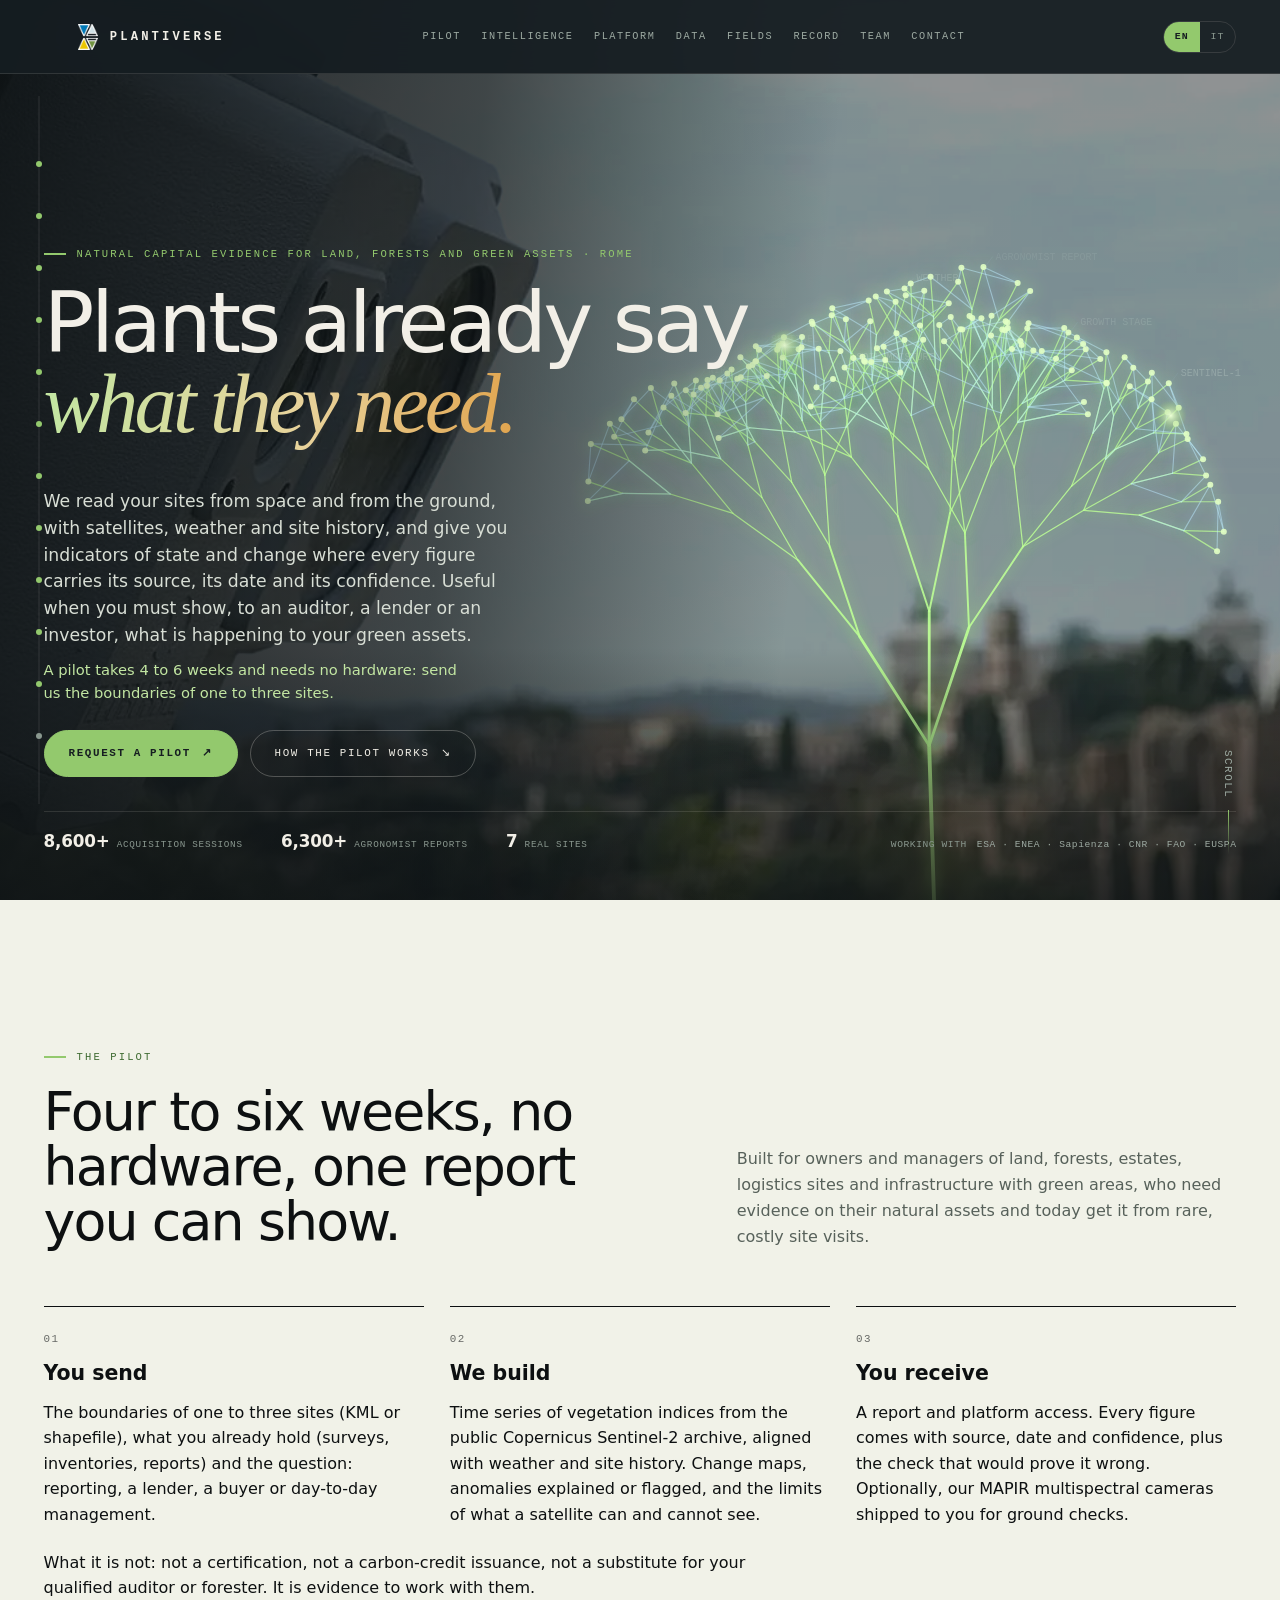
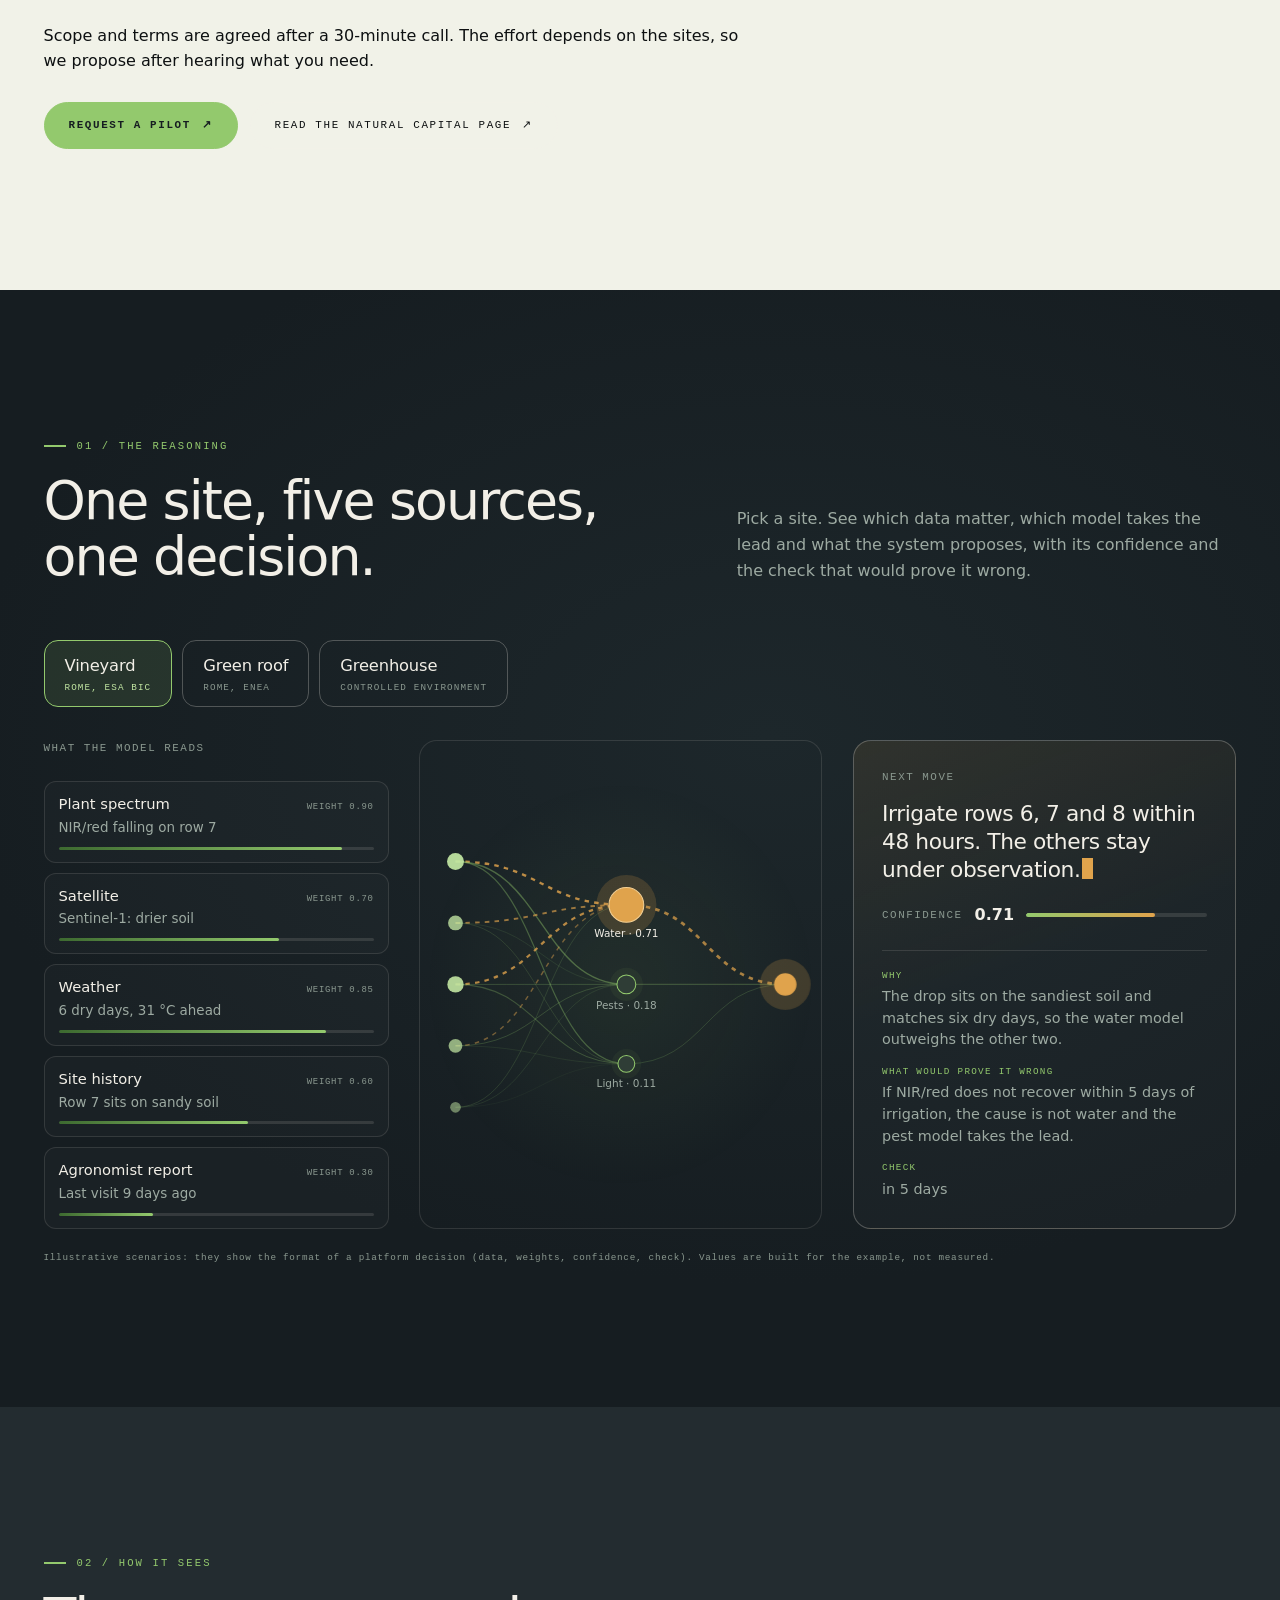
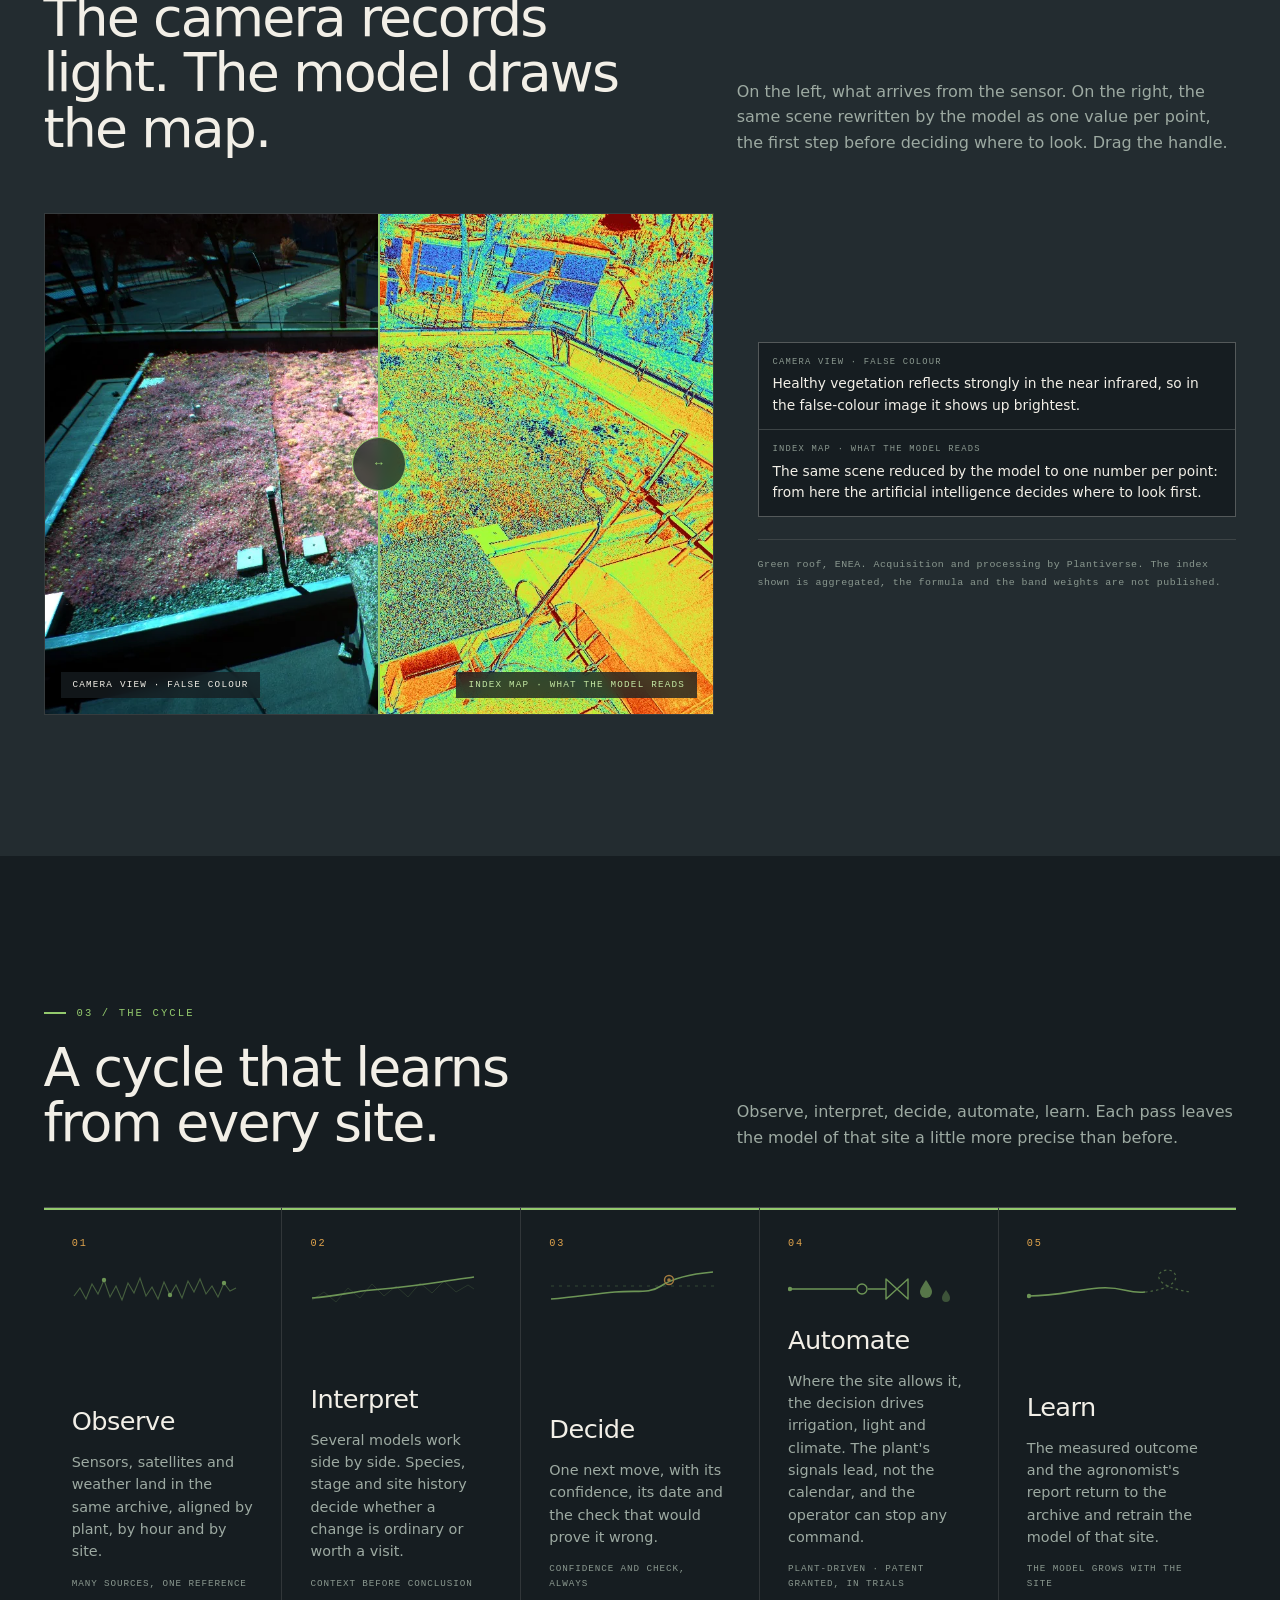
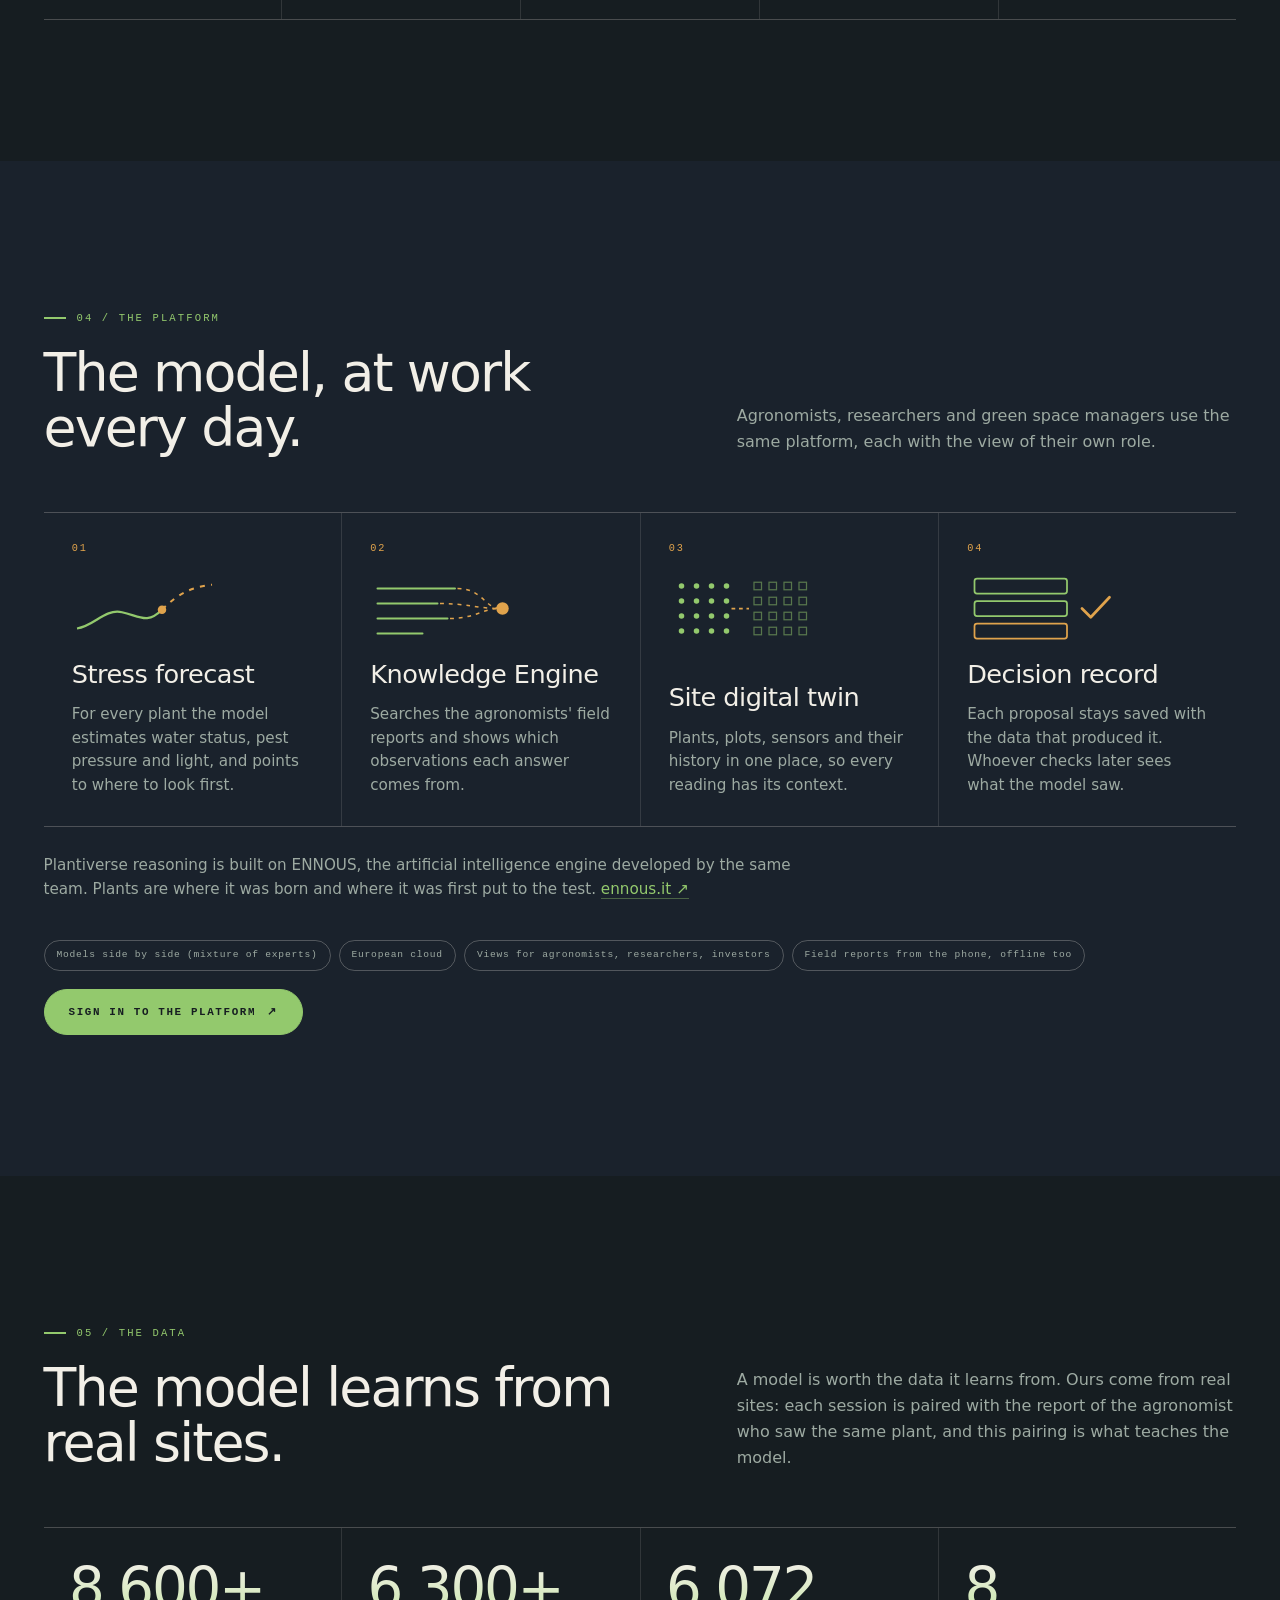
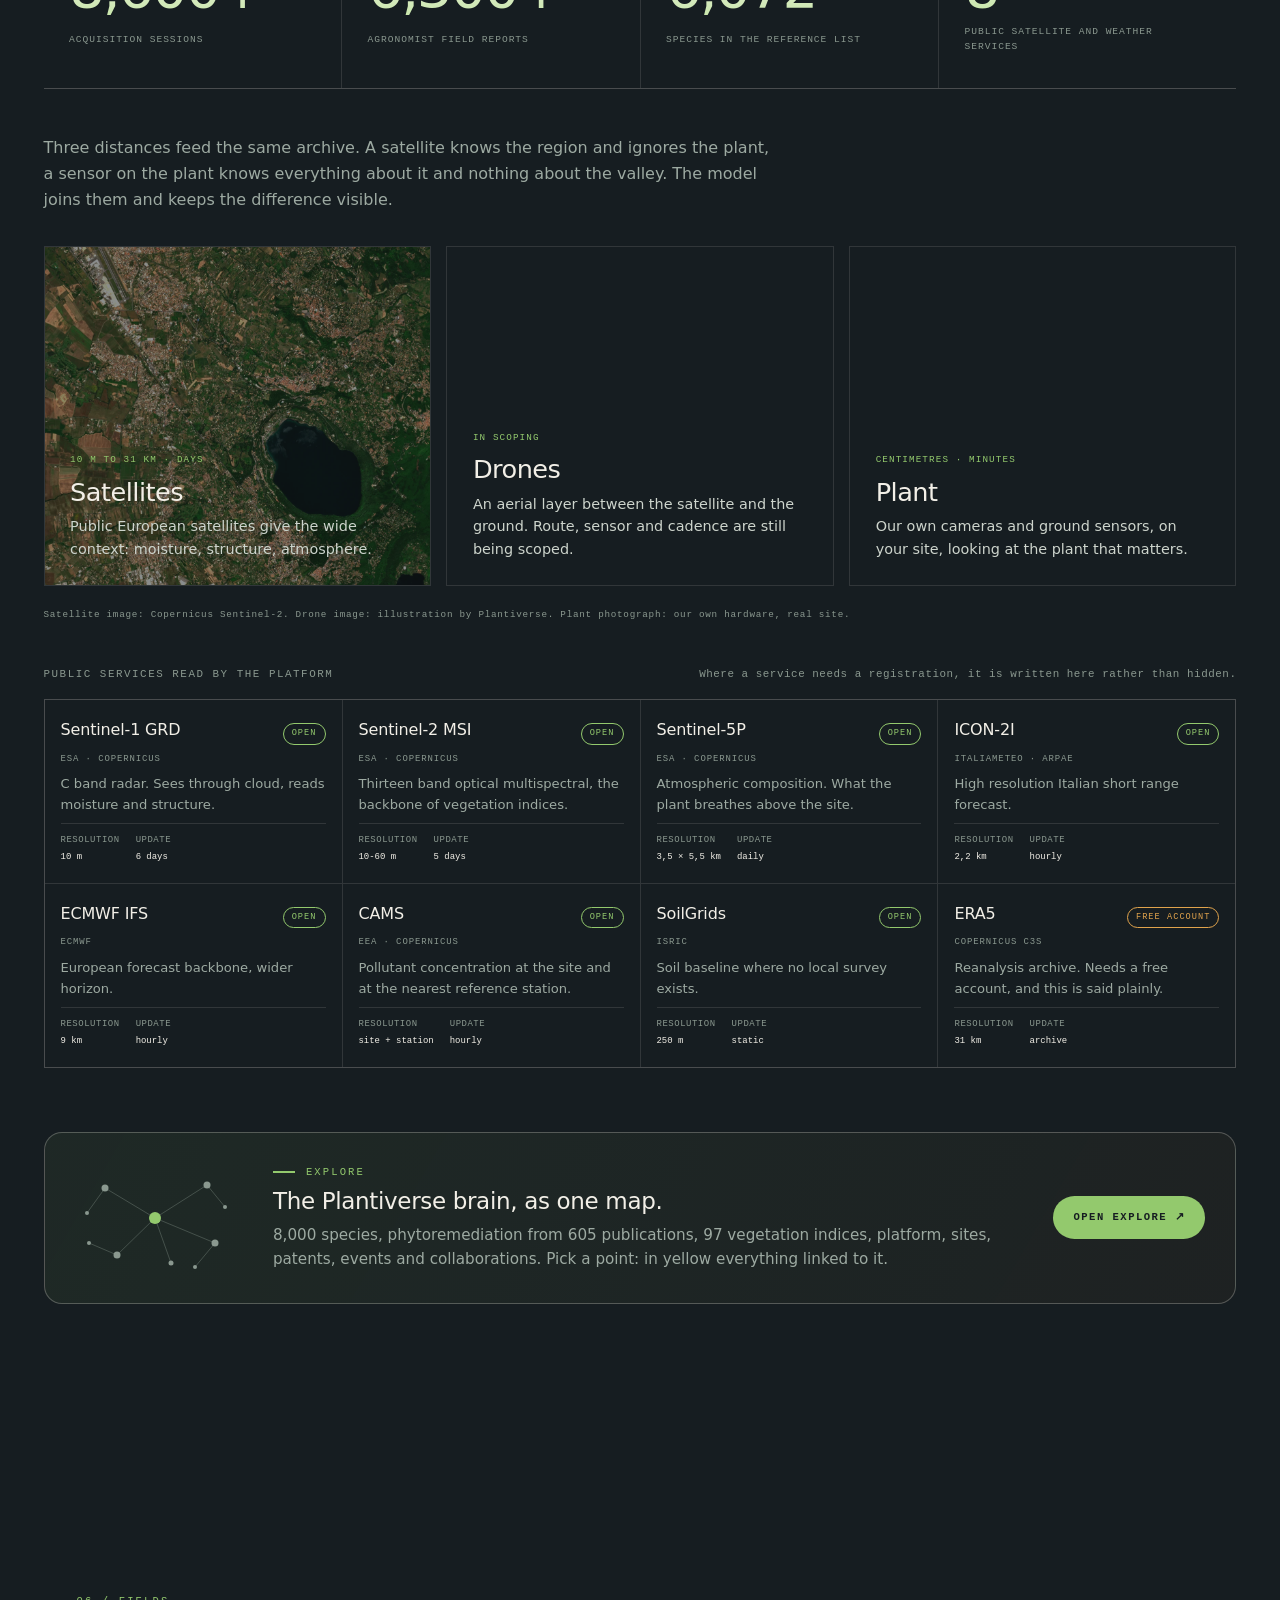
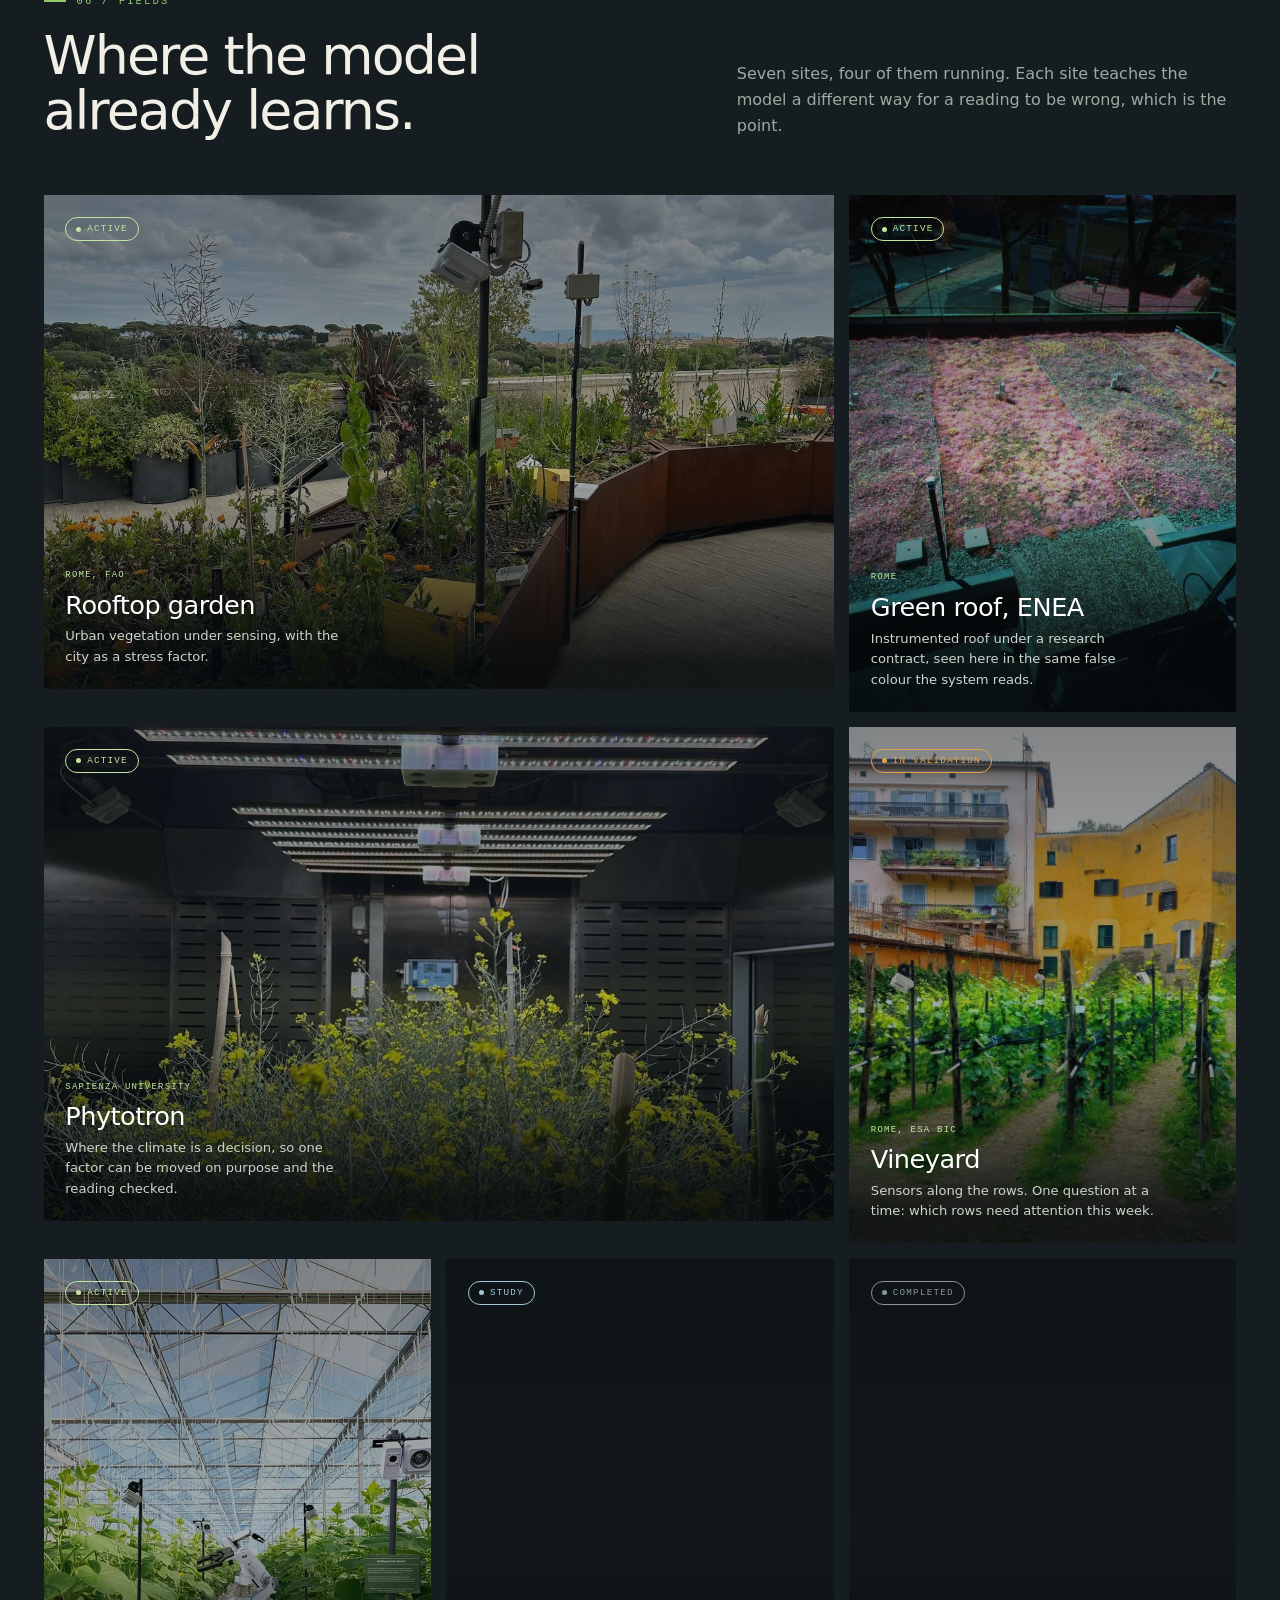
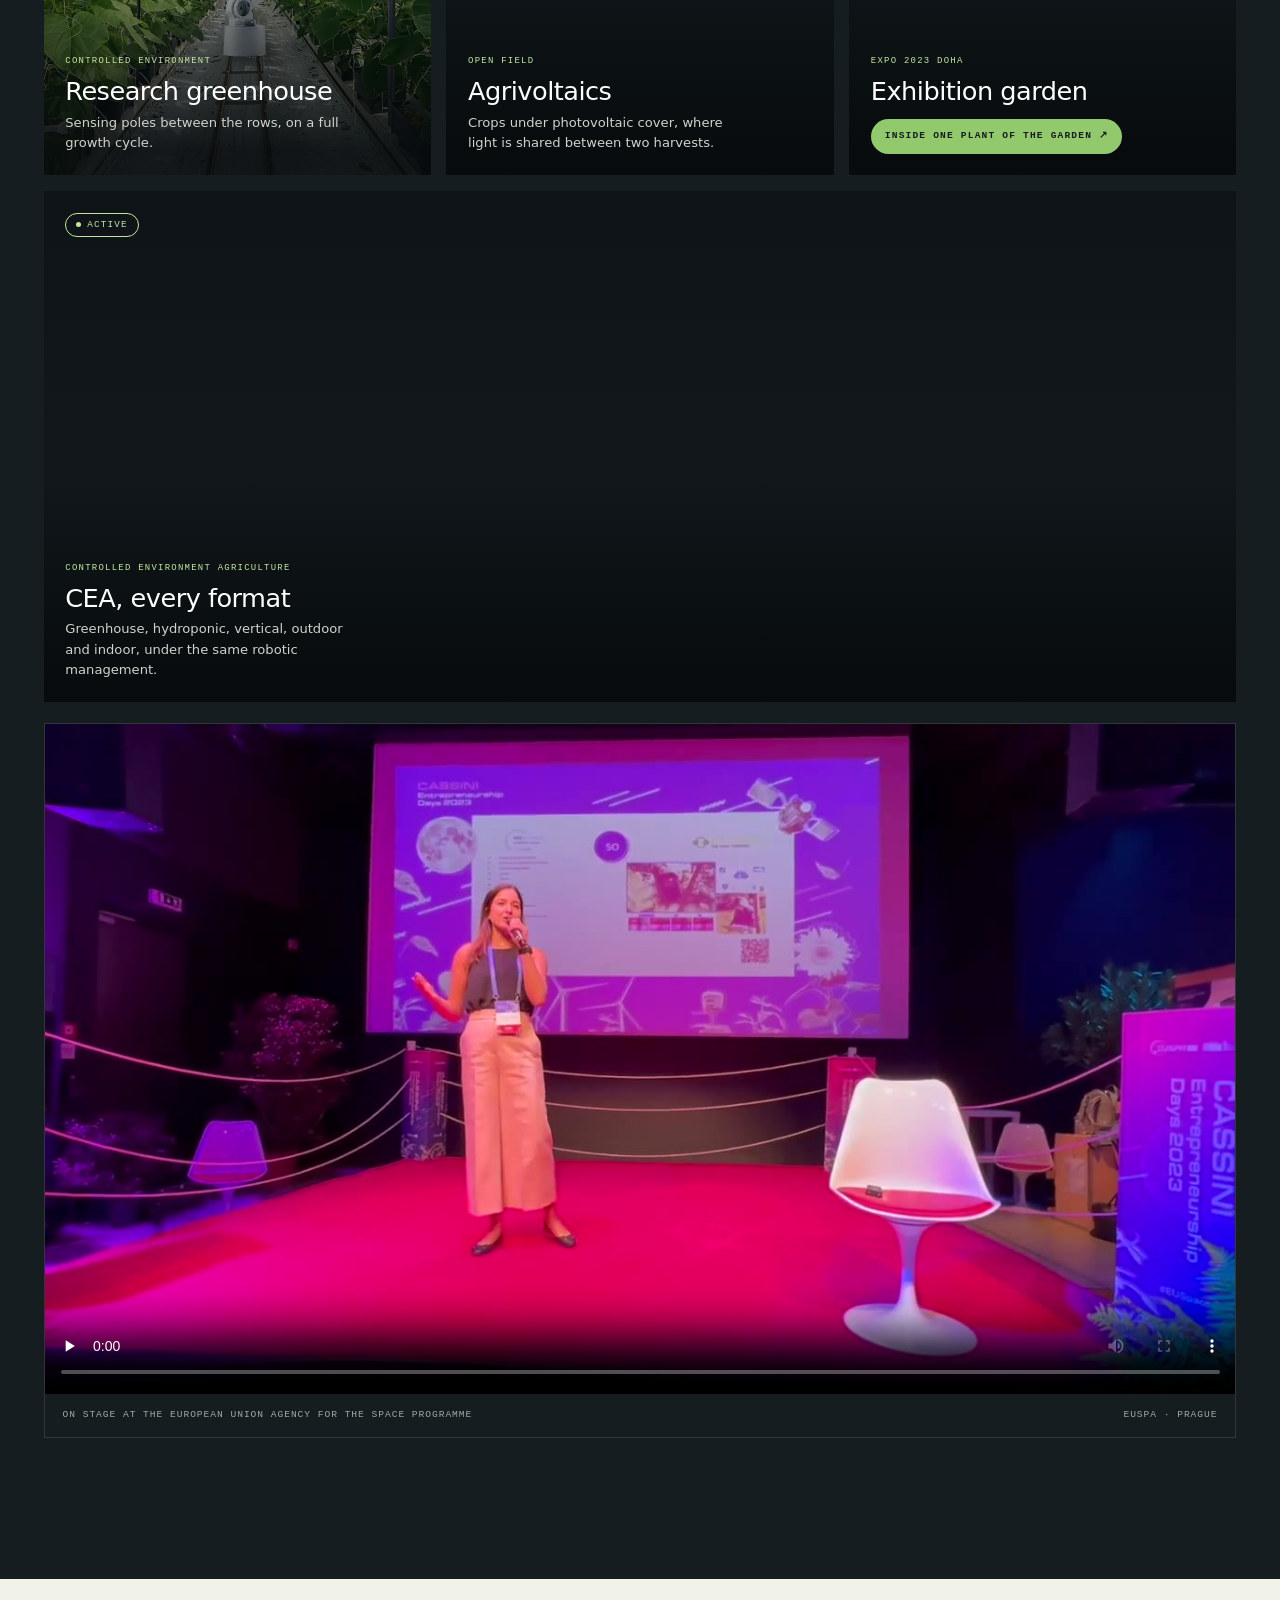
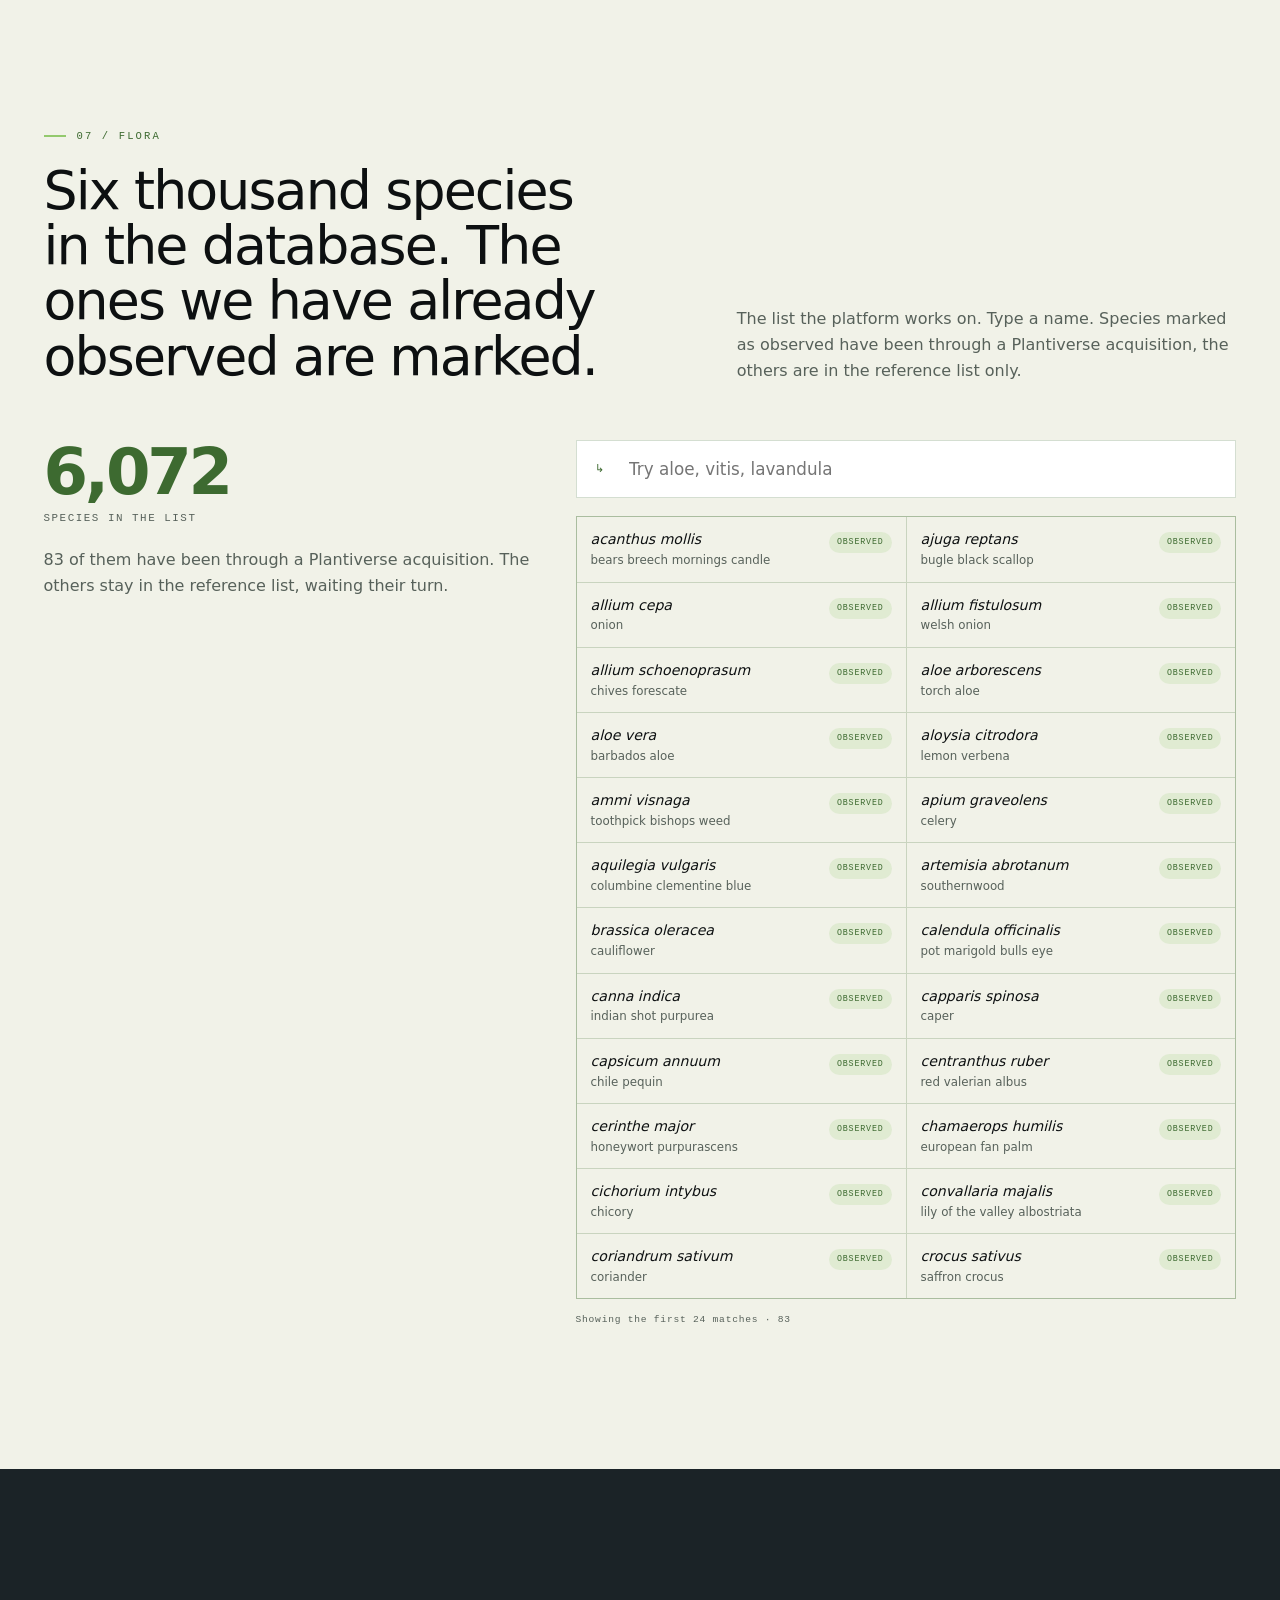
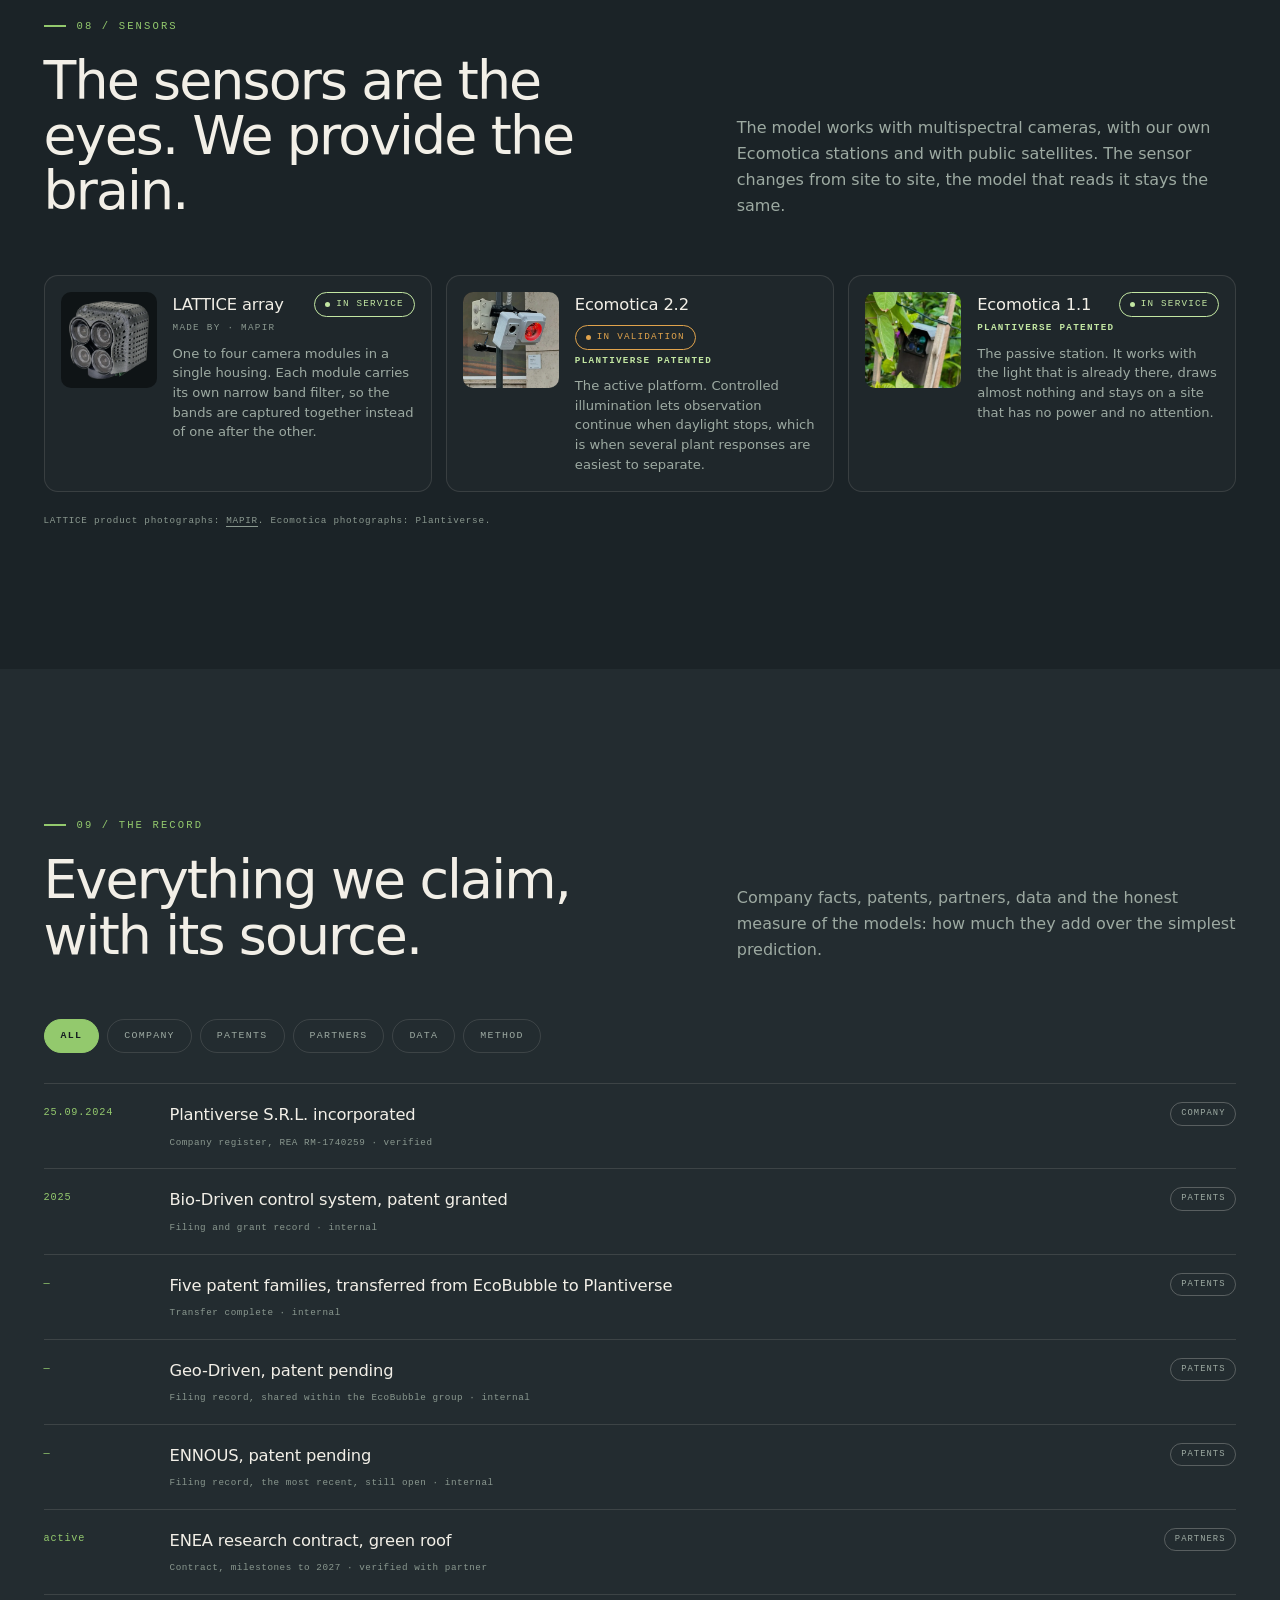
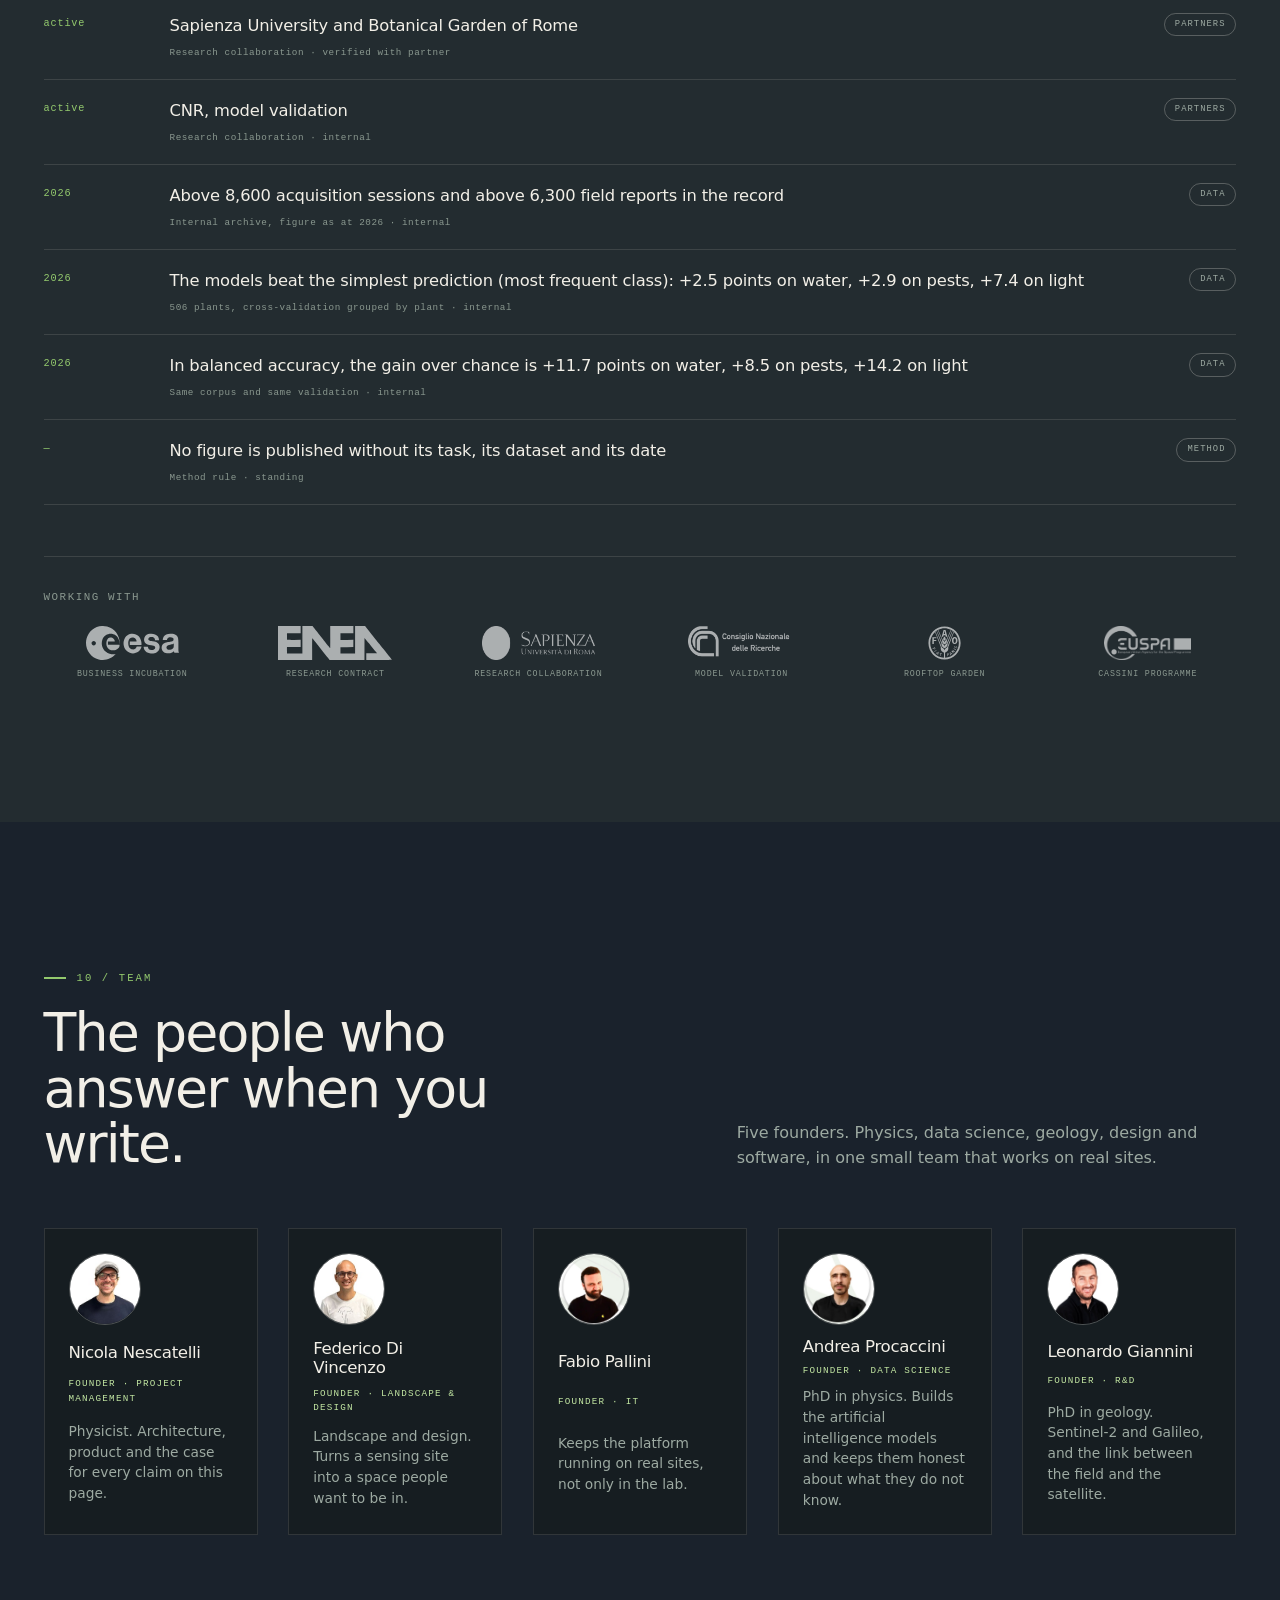
<file: our-events.html>
<!doctype html><html lang="it"><head><meta charset="utf-8"><title>Plantiverse</title><meta name="robots" content="noindex"><link rel="canonical" href="https://www.plantiverse.it/"><meta http-equiv="refresh" content="0; url=/#record"><script>location.replace("/#record");</script></head><body><a href="/#record">Plantiverse</a></body></html>
</file>
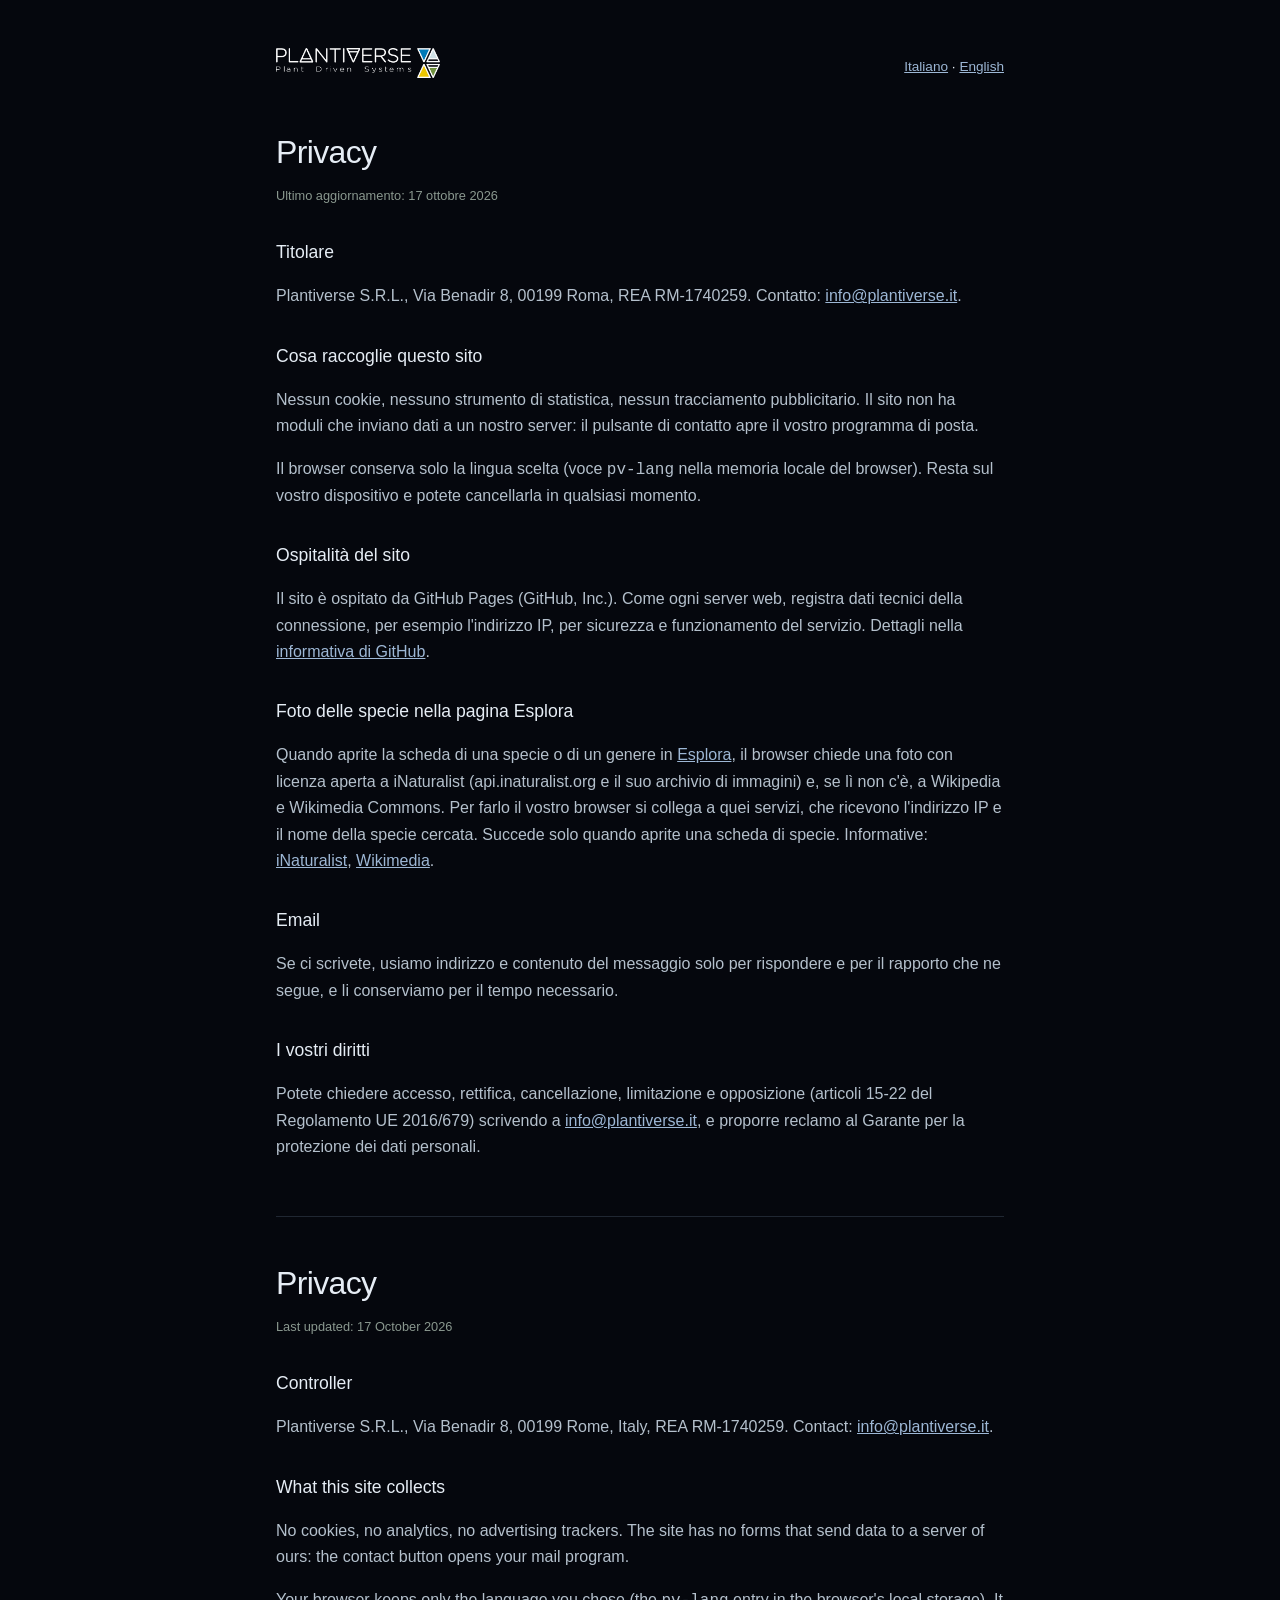
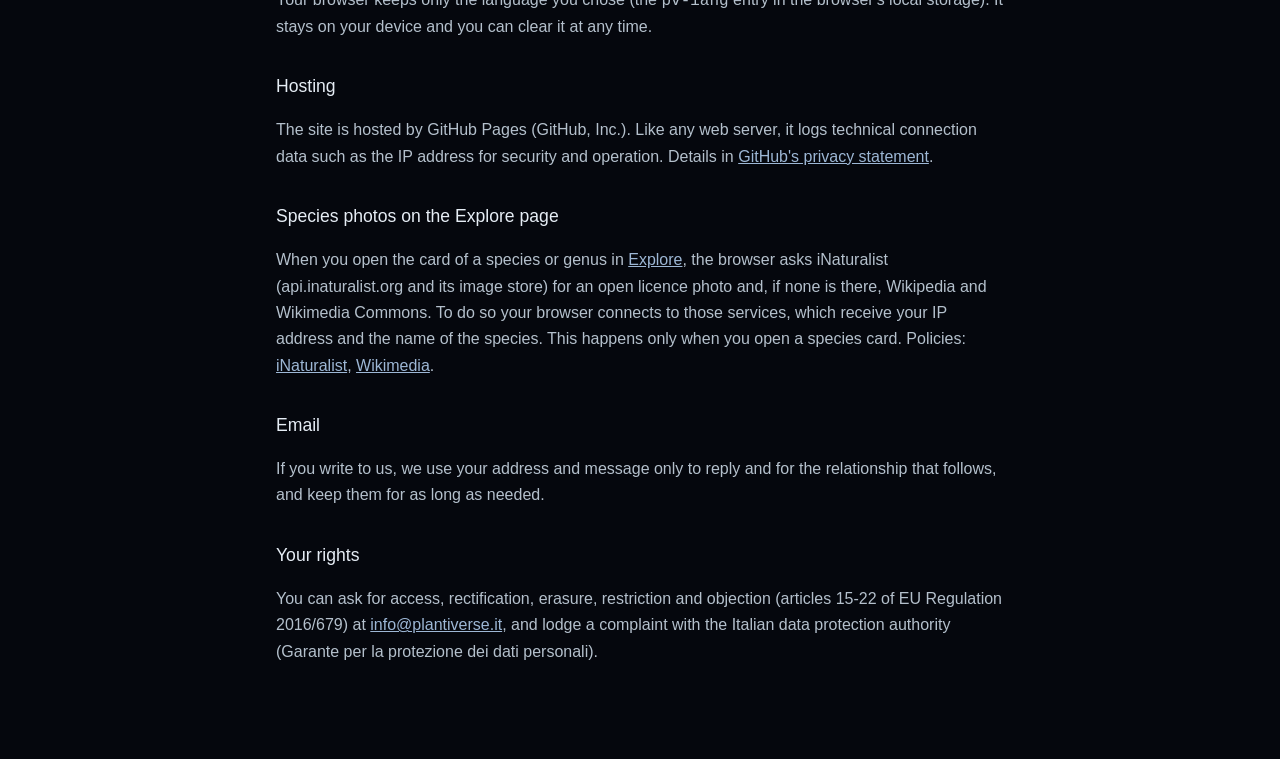
<file: privacy.html>
<!doctype html>
<html lang="it">
<head>
<meta charset="utf-8">
<meta name="viewport" content="width=device-width, initial-scale=1">
<title>Plantiverse · Privacy</title>
<meta name="robots" content="index,follow">
<link rel="canonical" href="https://www.plantiverse.it/privacy.html">
<link rel="icon" type="image/png" href="assets/brand/favicon-128.png">
<style>
  :root { --bg: #05070d; --ink: #e6edf5; --mid: #b4c0cc; --low: #8a988f; --line: rgba(157, 183, 213, 0.18); --acc: #9db7d5; }
  * { box-sizing: border-box; }
  body { margin: 0; background: var(--bg); color: var(--ink); font: 16px/1.65 -apple-system, BlinkMacSystemFont, "Segoe UI", Helvetica, Arial, sans-serif; }
  main { max-width: 760px; margin: 0 auto; padding: 48px 16px 80px; }
  a { color: var(--acc); }
  .top { display: flex; align-items: center; justify-content: space-between; gap: 16px; margin-bottom: 40px; }
  .top img { height: 30px; width: auto; }
  h1 { font-weight: 500; font-size: 2rem; letter-spacing: -0.02em; margin: 0 0 6px; }
  h2 { font-weight: 500; font-size: 1.1rem; margin: 32px 0 8px; }
  p, li { color: var(--mid); }
  .upd { font-size: 0.8rem; color: var(--low); margin: 0 0 28px; }
  section + section { border-top: 1px solid var(--line); margin-top: 56px; padding-top: 40px; }
  .lang { font-size: 0.85rem; }
</style>
</head>
<body>
<main>
  <div class="top">
    <a href="index.html" aria-label="Plantiverse, home"><img src="assets/brand/logo-white-600.png" alt="Plantiverse"></a>
    <span class="lang"><a href="#it">Italiano</a> · <a href="#en">English</a></span>
  </div>

  <section id="it" lang="it">
    <h1>Privacy</h1>
    <p class="upd">Ultimo aggiornamento: 17 ottobre 2026</p>
    <h2>Titolare</h2>
    <p>Plantiverse S.R.L., Via Benadir 8, 00199 Roma, REA RM-1740259. Contatto: <a href="mailto:info@plantiverse.it">info@plantiverse.it</a>.</p>
    <h2>Cosa raccoglie questo sito</h2>
    <p>Nessun cookie, nessuno strumento di statistica, nessun tracciamento pubblicitario. Il sito non ha moduli che inviano dati a un nostro server: il pulsante di contatto apre il vostro programma di posta.</p>
    <p>Il browser conserva solo la lingua scelta (voce <code>pv-lang</code> nella memoria locale del browser). Resta sul vostro dispositivo e potete cancellarla in qualsiasi momento.</p>
    <h2>Ospitalità del sito</h2>
    <p>Il sito è ospitato da GitHub Pages (GitHub, Inc.). Come ogni server web, registra dati tecnici della connessione, per esempio l'indirizzo IP, per sicurezza e funzionamento del servizio. Dettagli nella <a href="https://docs.github.com/site-policy/privacy-policies/github-general-privacy-statement" target="_blank" rel="noopener">informativa di GitHub</a>.</p>
    <h2>Foto delle specie nella pagina Esplora</h2>
    <p>Quando aprite la scheda di una specie o di un genere in <a href="esplora.html">Esplora</a>, il browser chiede una foto con licenza aperta a iNaturalist (api.inaturalist.org e il suo archivio di immagini) e, se lì non c'è, a Wikipedia e Wikimedia Commons. Per farlo il vostro browser si collega a quei servizi, che ricevono l'indirizzo IP e il nome della specie cercata. Succede solo quando aprite una scheda di specie. Informative: <a href="https://www.inaturalist.org/pages/privacy" target="_blank" rel="noopener">iNaturalist</a>, <a href="https://foundation.wikimedia.org/wiki/Policy:Privacy_policy" target="_blank" rel="noopener">Wikimedia</a>.</p>
    <h2>Email</h2>
    <p>Se ci scrivete, usiamo indirizzo e contenuto del messaggio solo per rispondere e per il rapporto che ne segue, e li conserviamo per il tempo necessario.</p>
    <h2>I vostri diritti</h2>
    <p>Potete chiedere accesso, rettifica, cancellazione, limitazione e opposizione (articoli 15-22 del Regolamento UE 2016/679) scrivendo a <a href="mailto:info@plantiverse.it">info@plantiverse.it</a>, e proporre reclamo al Garante per la protezione dei dati personali.</p>
  </section>

  <section id="en" lang="en">
    <h1>Privacy</h1>
    <p class="upd">Last updated: 17 October 2026</p>
    <h2>Controller</h2>
    <p>Plantiverse S.R.L., Via Benadir 8, 00199 Rome, Italy, REA RM-1740259. Contact: <a href="mailto:info@plantiverse.it">info@plantiverse.it</a>.</p>
    <h2>What this site collects</h2>
    <p>No cookies, no analytics, no advertising trackers. The site has no forms that send data to a server of ours: the contact button opens your mail program.</p>
    <p>Your browser keeps only the language you chose (the <code>pv-lang</code> entry in the browser's local storage). It stays on your device and you can clear it at any time.</p>
    <h2>Hosting</h2>
    <p>The site is hosted by GitHub Pages (GitHub, Inc.). Like any web server, it logs technical connection data such as the IP address for security and operation. Details in <a href="https://docs.github.com/site-policy/privacy-policies/github-general-privacy-statement" target="_blank" rel="noopener">GitHub's privacy statement</a>.</p>
    <h2>Species photos on the Explore page</h2>
    <p>When you open the card of a species or genus in <a href="esplora.html">Explore</a>, the browser asks iNaturalist (api.inaturalist.org and its image store) for an open licence photo and, if none is there, Wikipedia and Wikimedia Commons. To do so your browser connects to those services, which receive your IP address and the name of the species. This happens only when you open a species card. Policies: <a href="https://www.inaturalist.org/pages/privacy" target="_blank" rel="noopener">iNaturalist</a>, <a href="https://foundation.wikimedia.org/wiki/Policy:Privacy_policy" target="_blank" rel="noopener">Wikimedia</a>.</p>
    <h2>Email</h2>
    <p>If you write to us, we use your address and message only to reply and for the relationship that follows, and keep them for as long as needed.</p>
    <h2>Your rights</h2>
    <p>You can ask for access, rectification, erasure, restriction and objection (articles 15-22 of EU Regulation 2016/679) at <a href="mailto:info@plantiverse.it">info@plantiverse.it</a>, and lodge a complaint with the Italian data protection authority (Garante per la protezione dei dati personali).</p>
  </section>
</main>
</body>
</html>
</file>
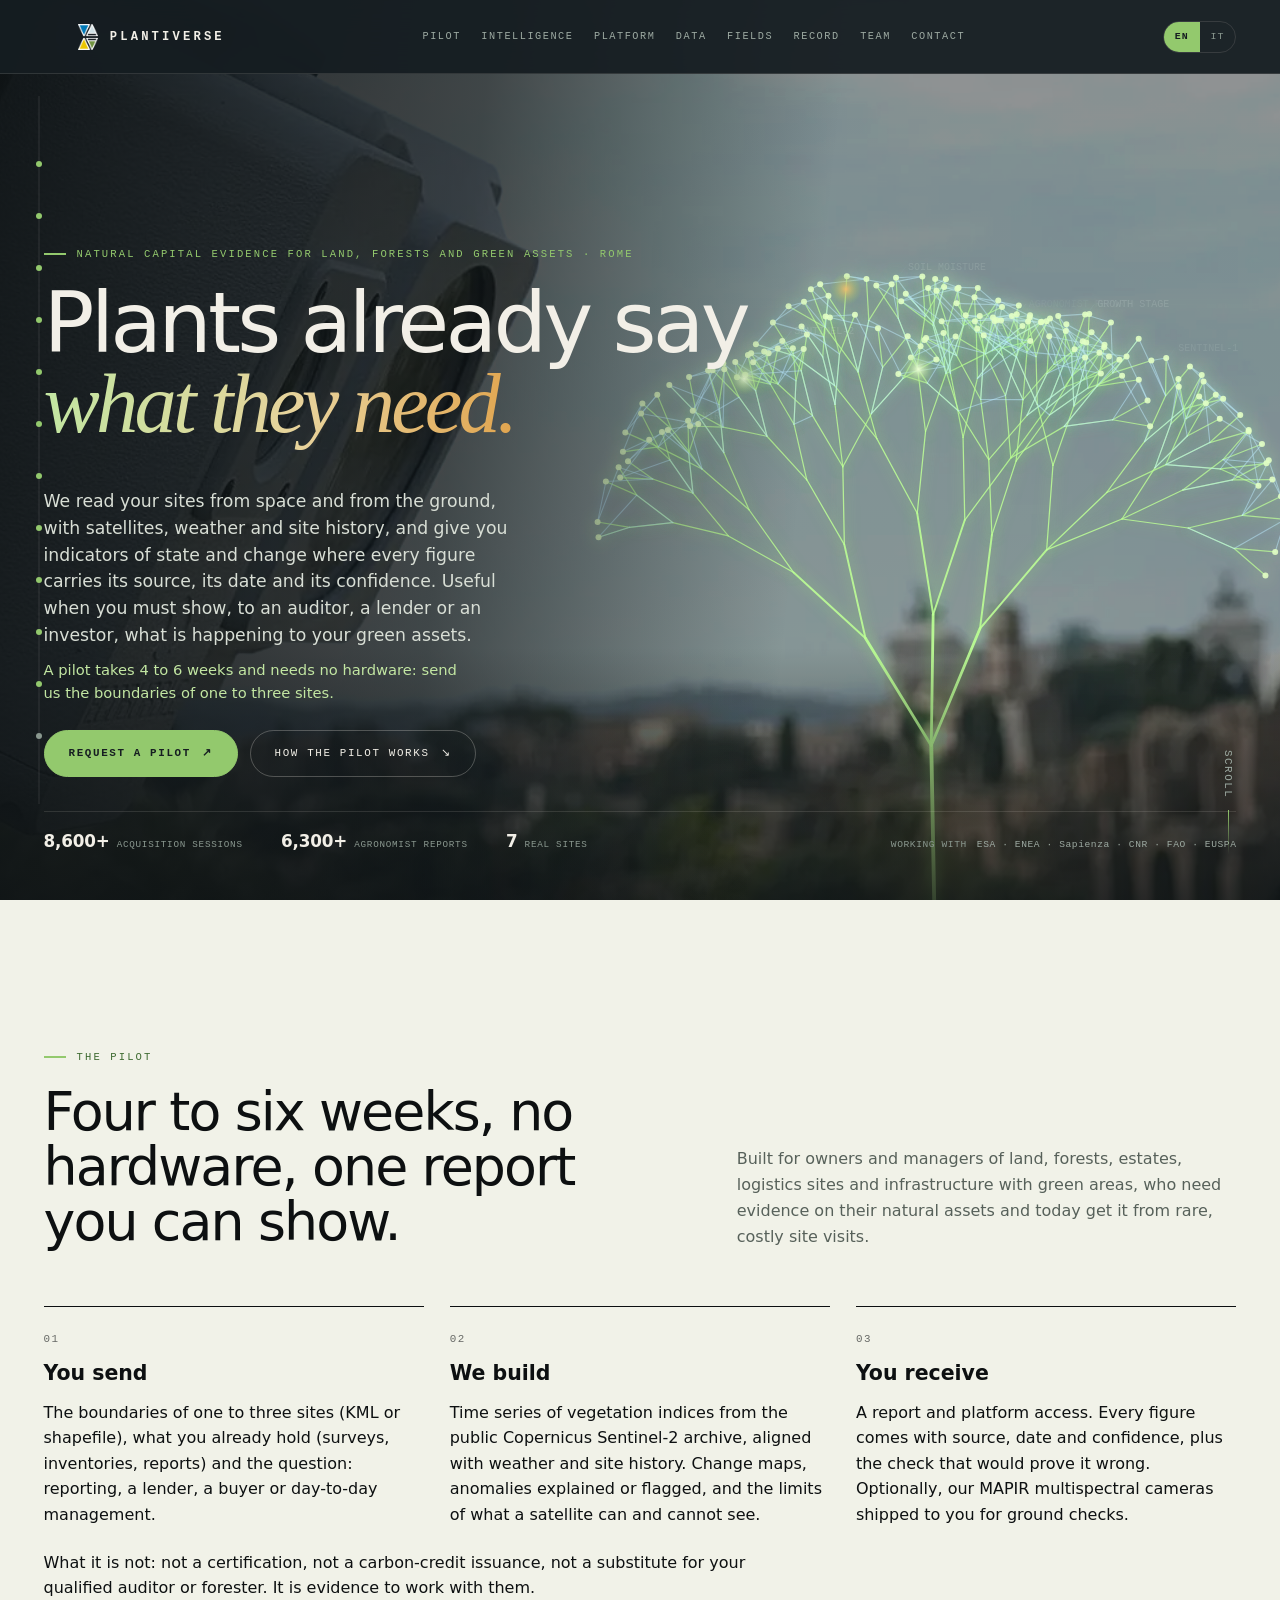
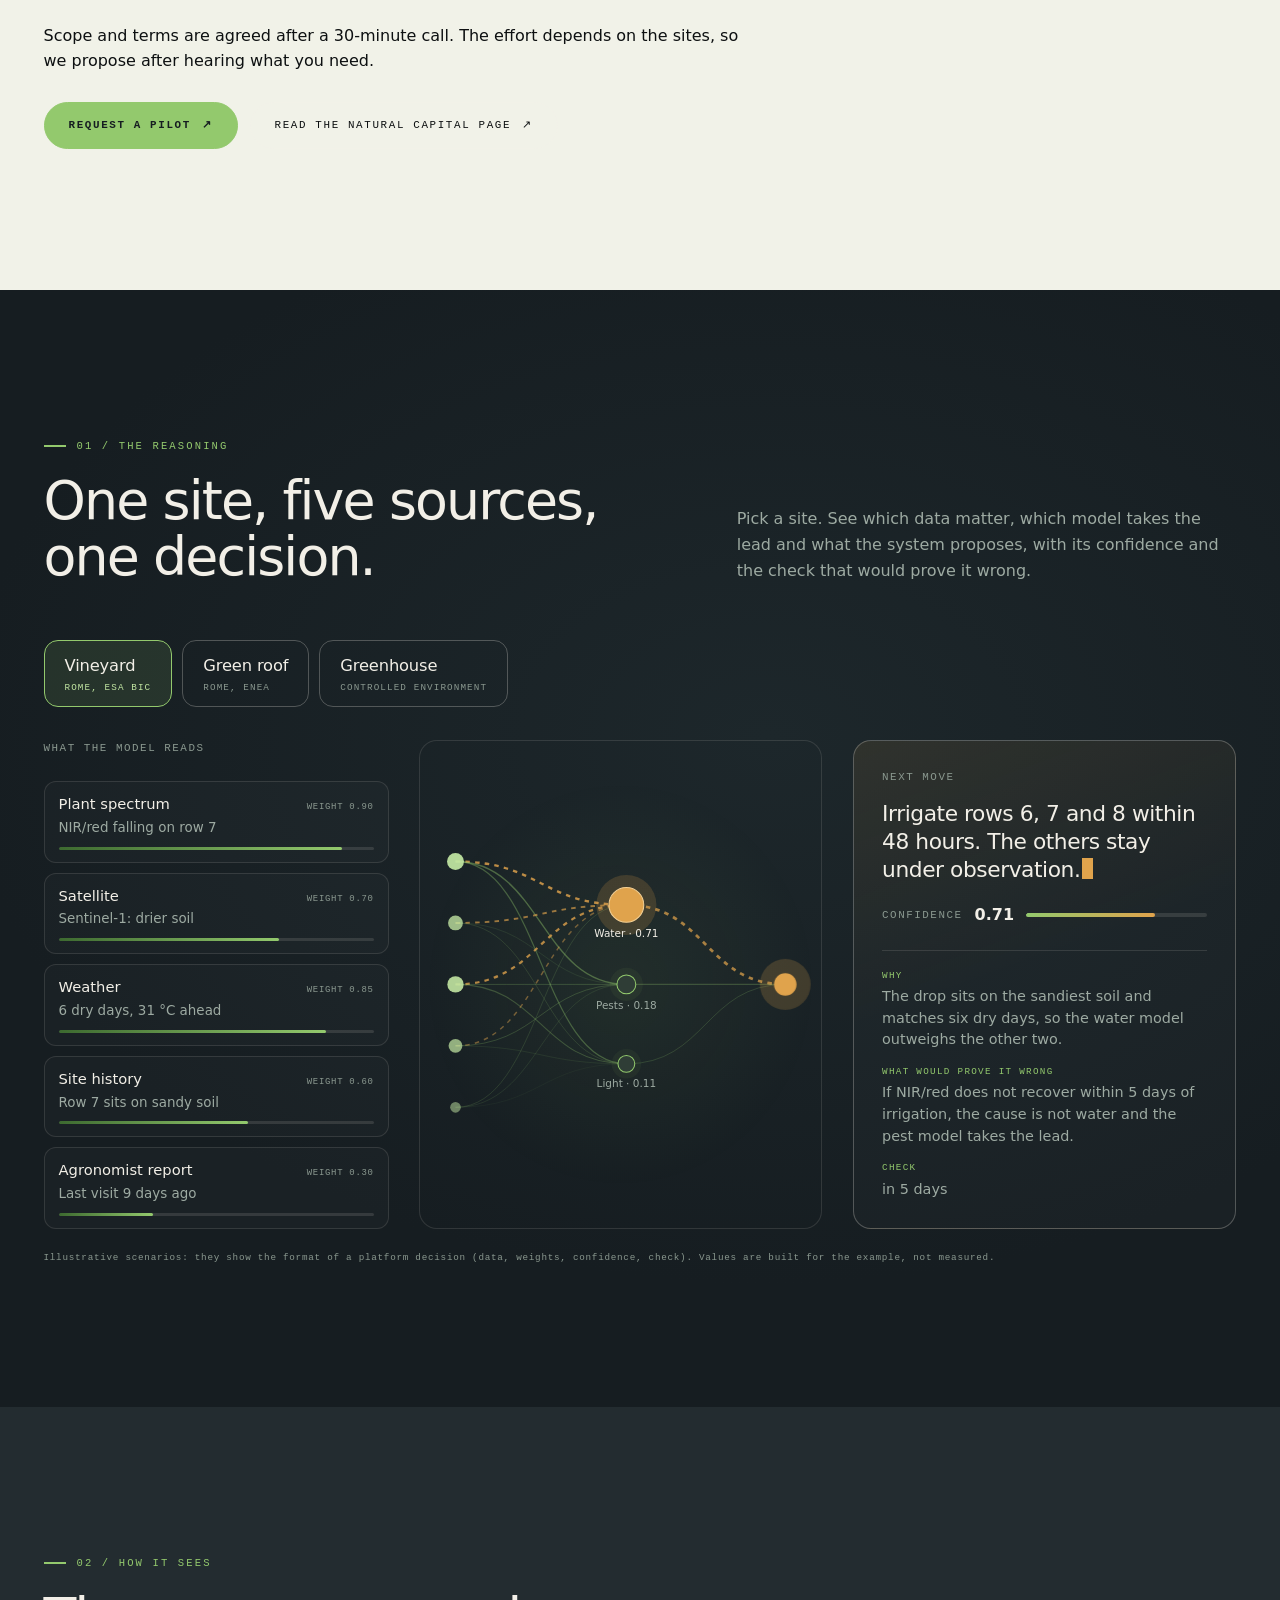
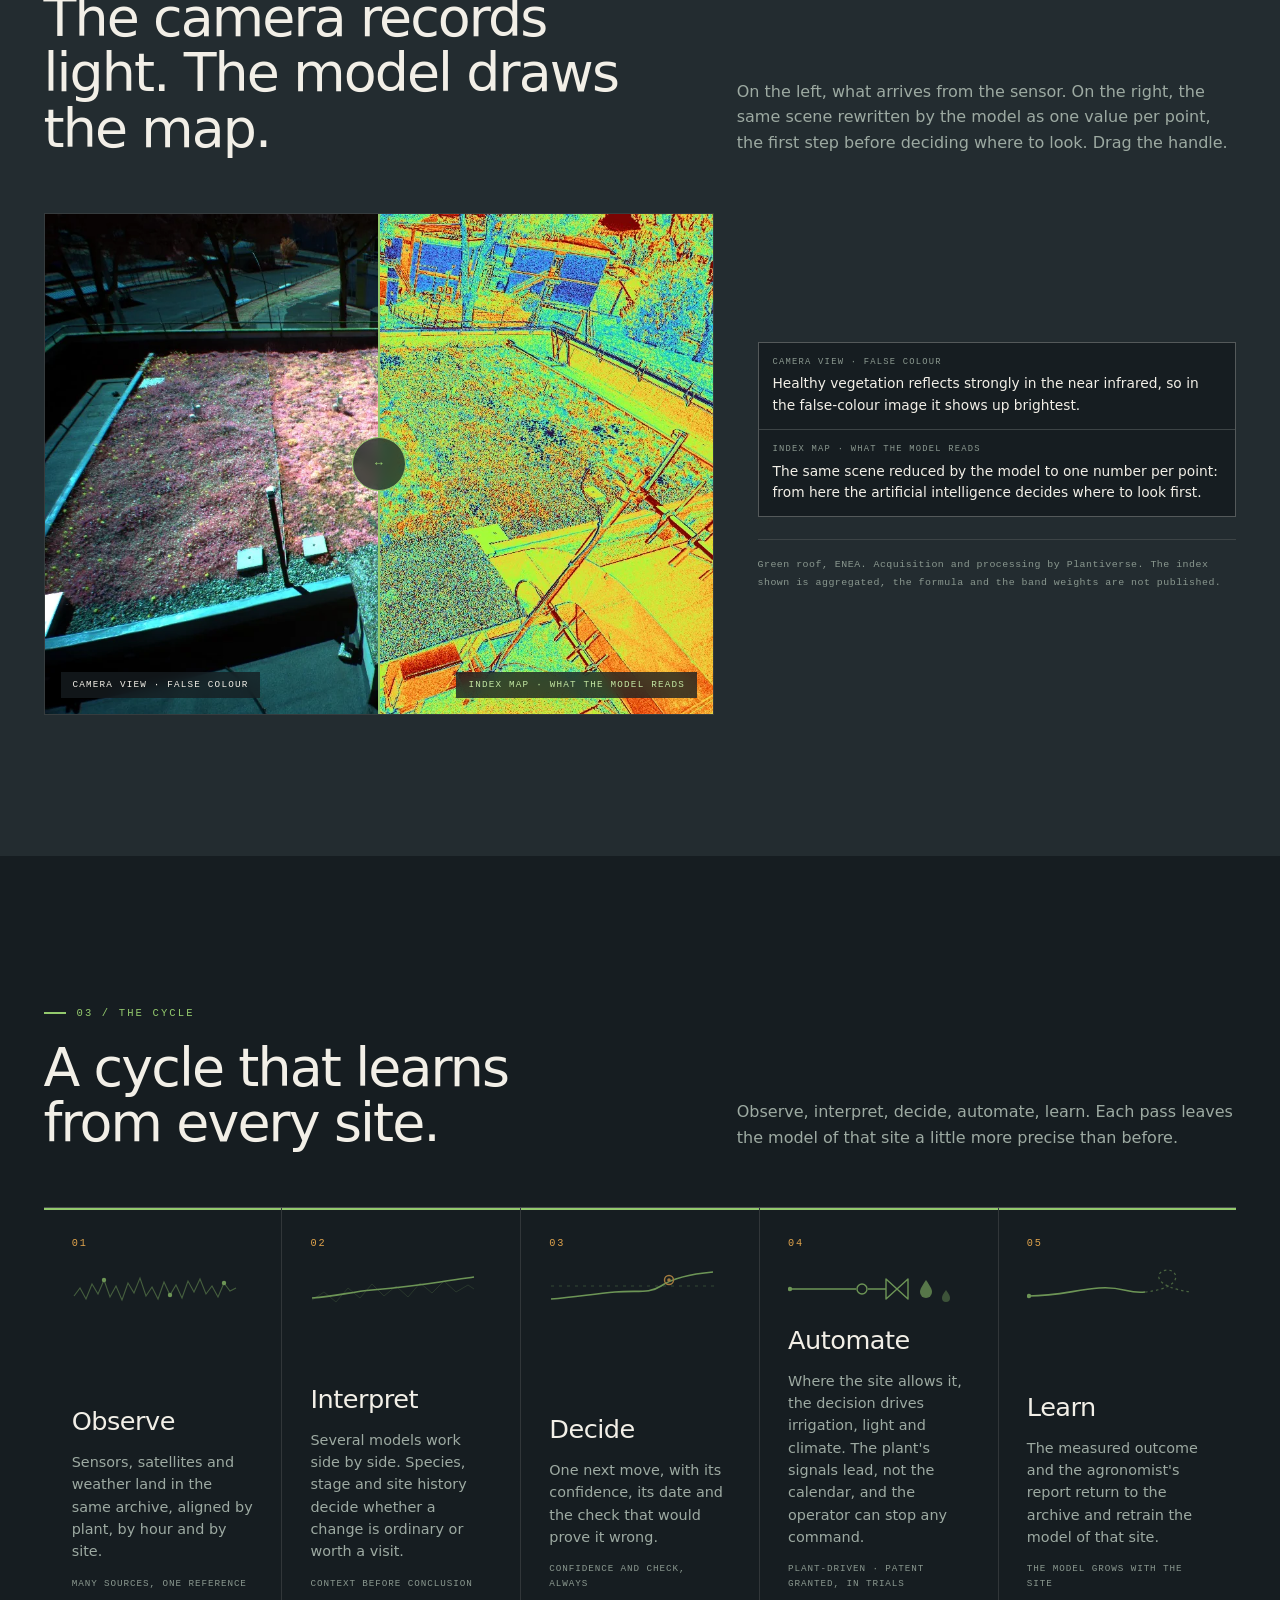
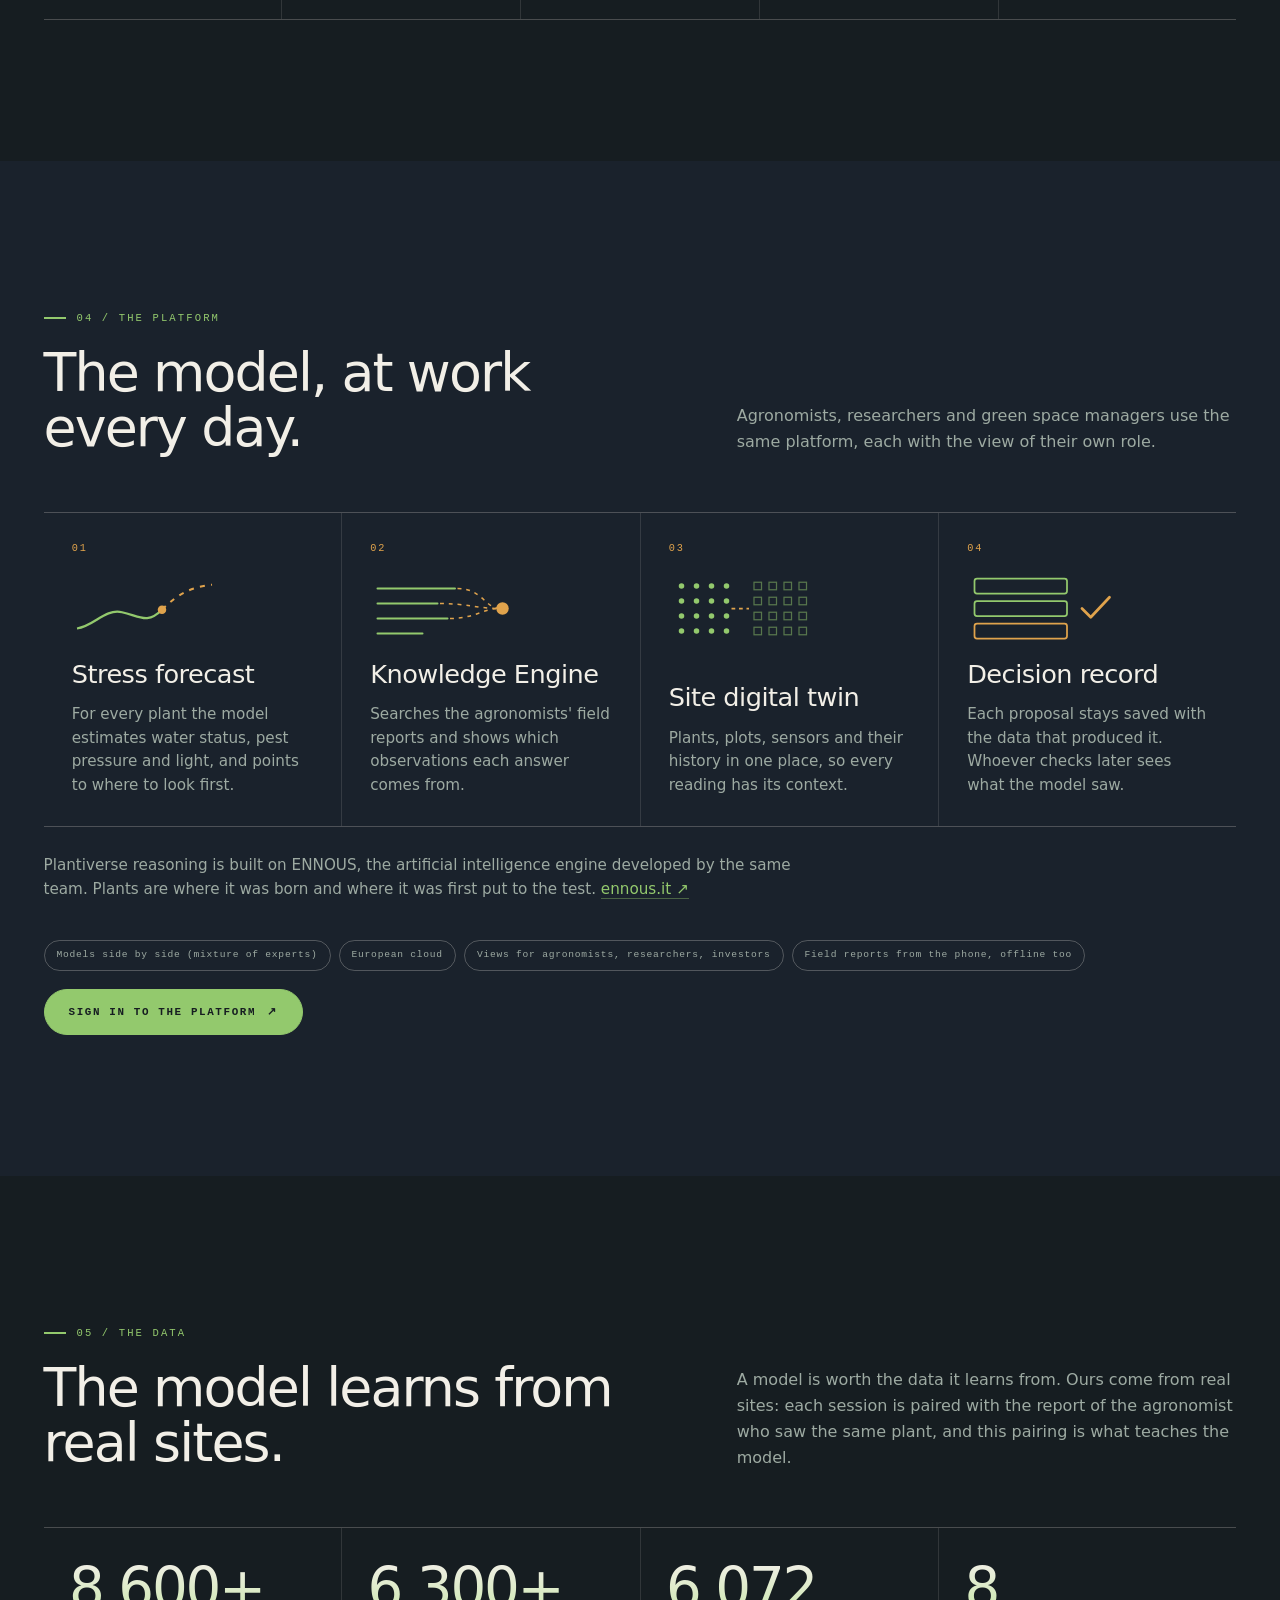
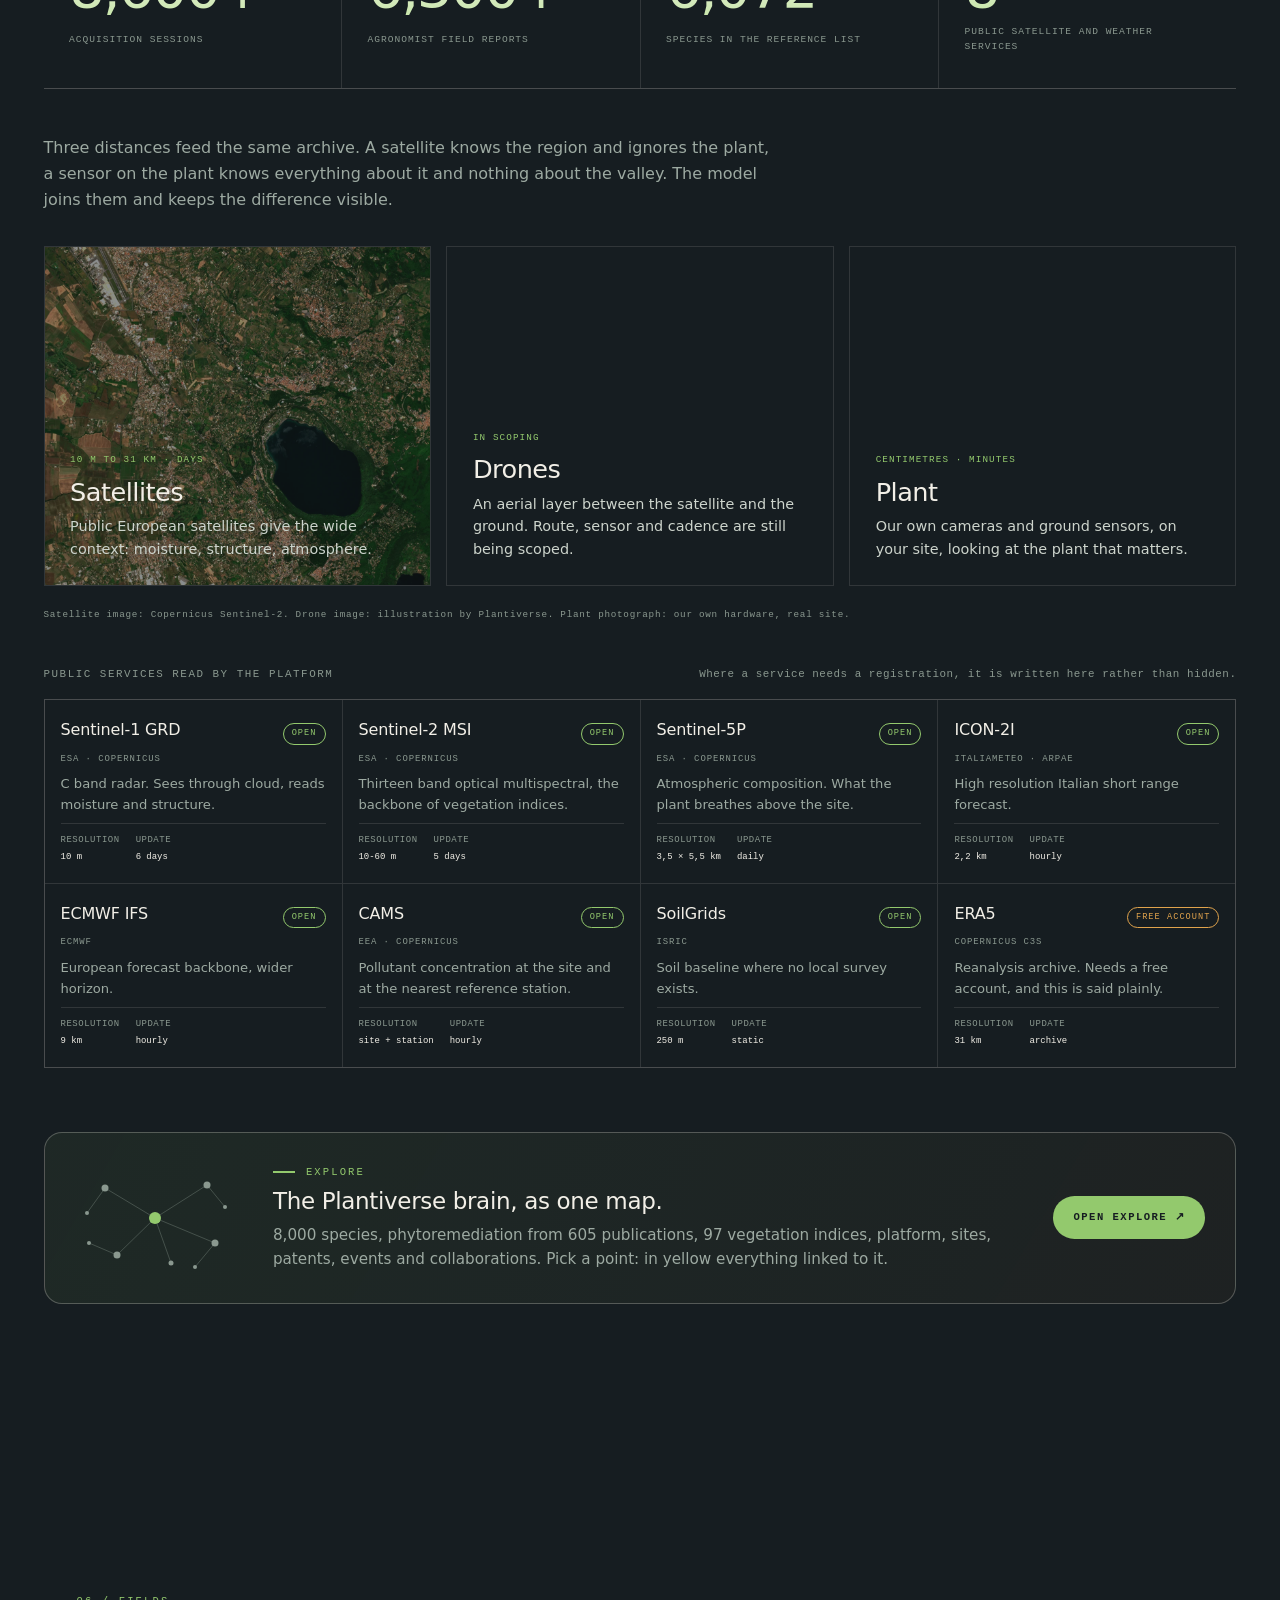
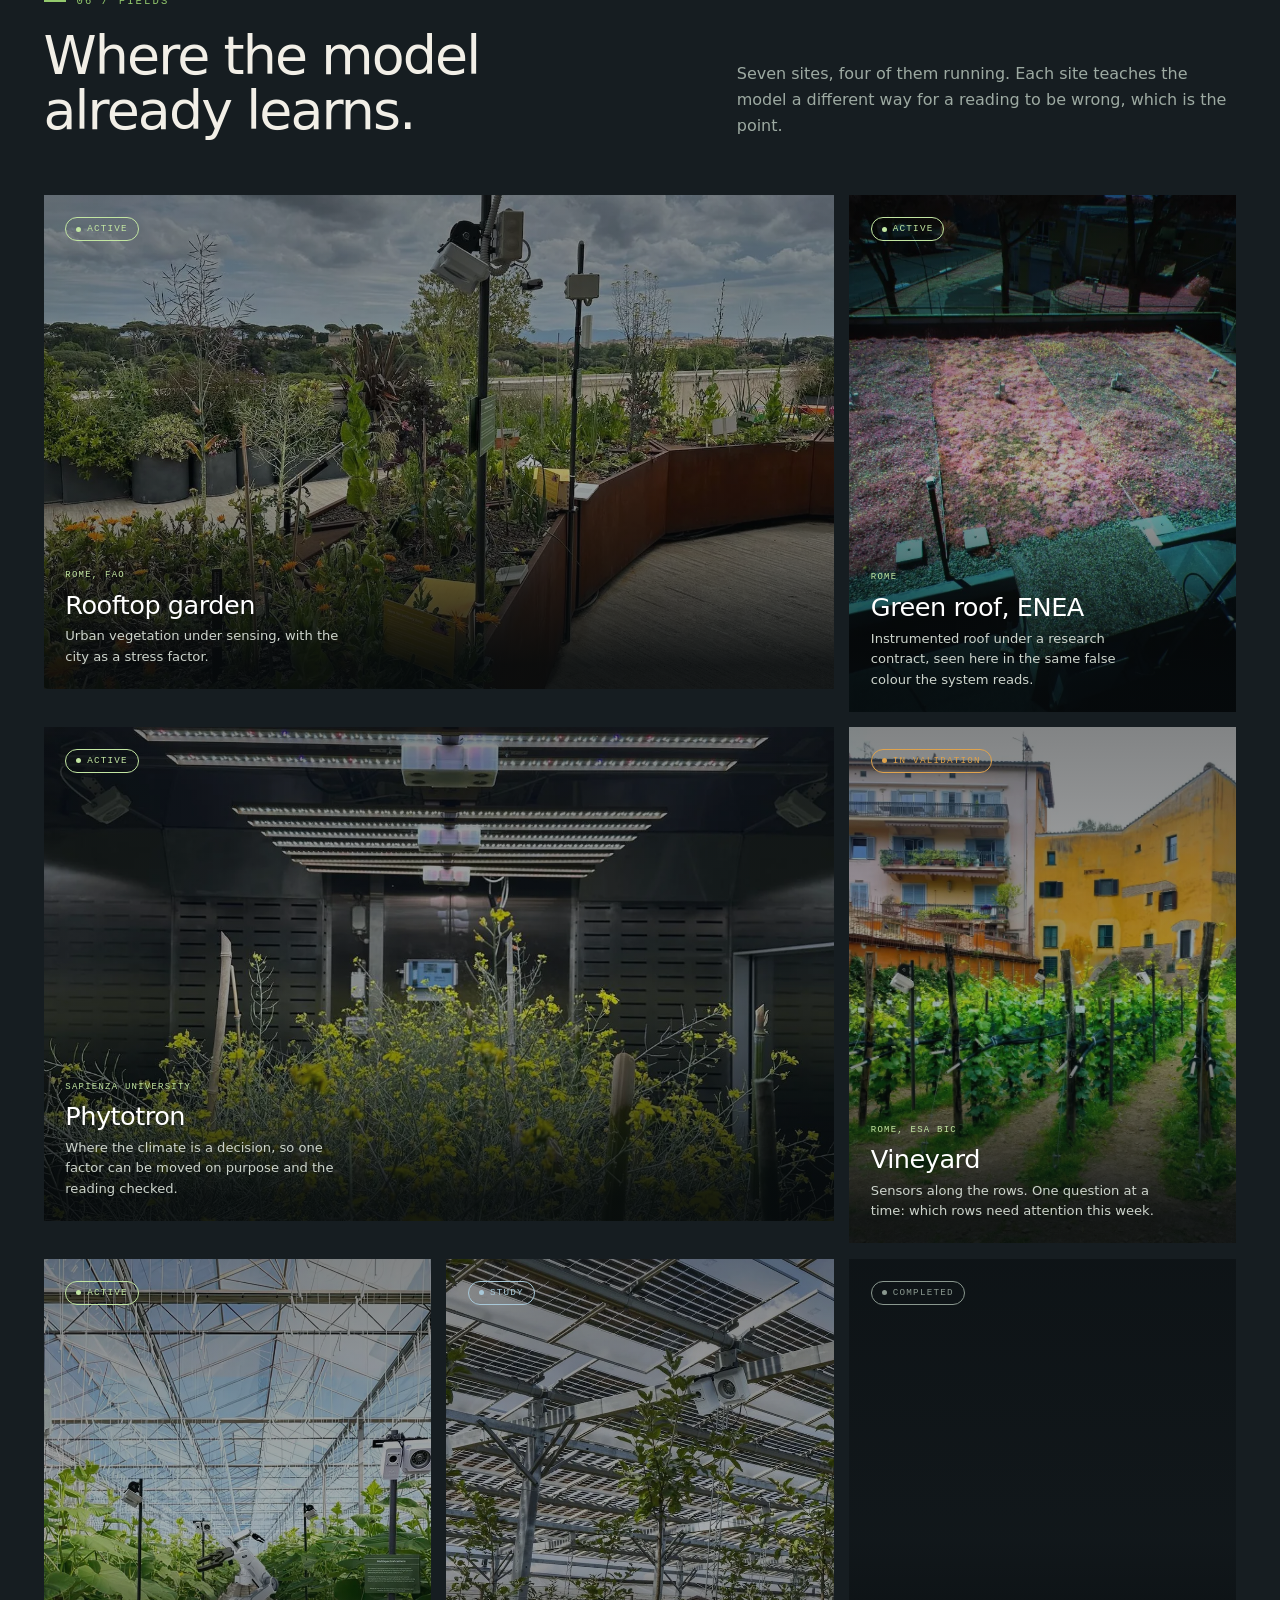
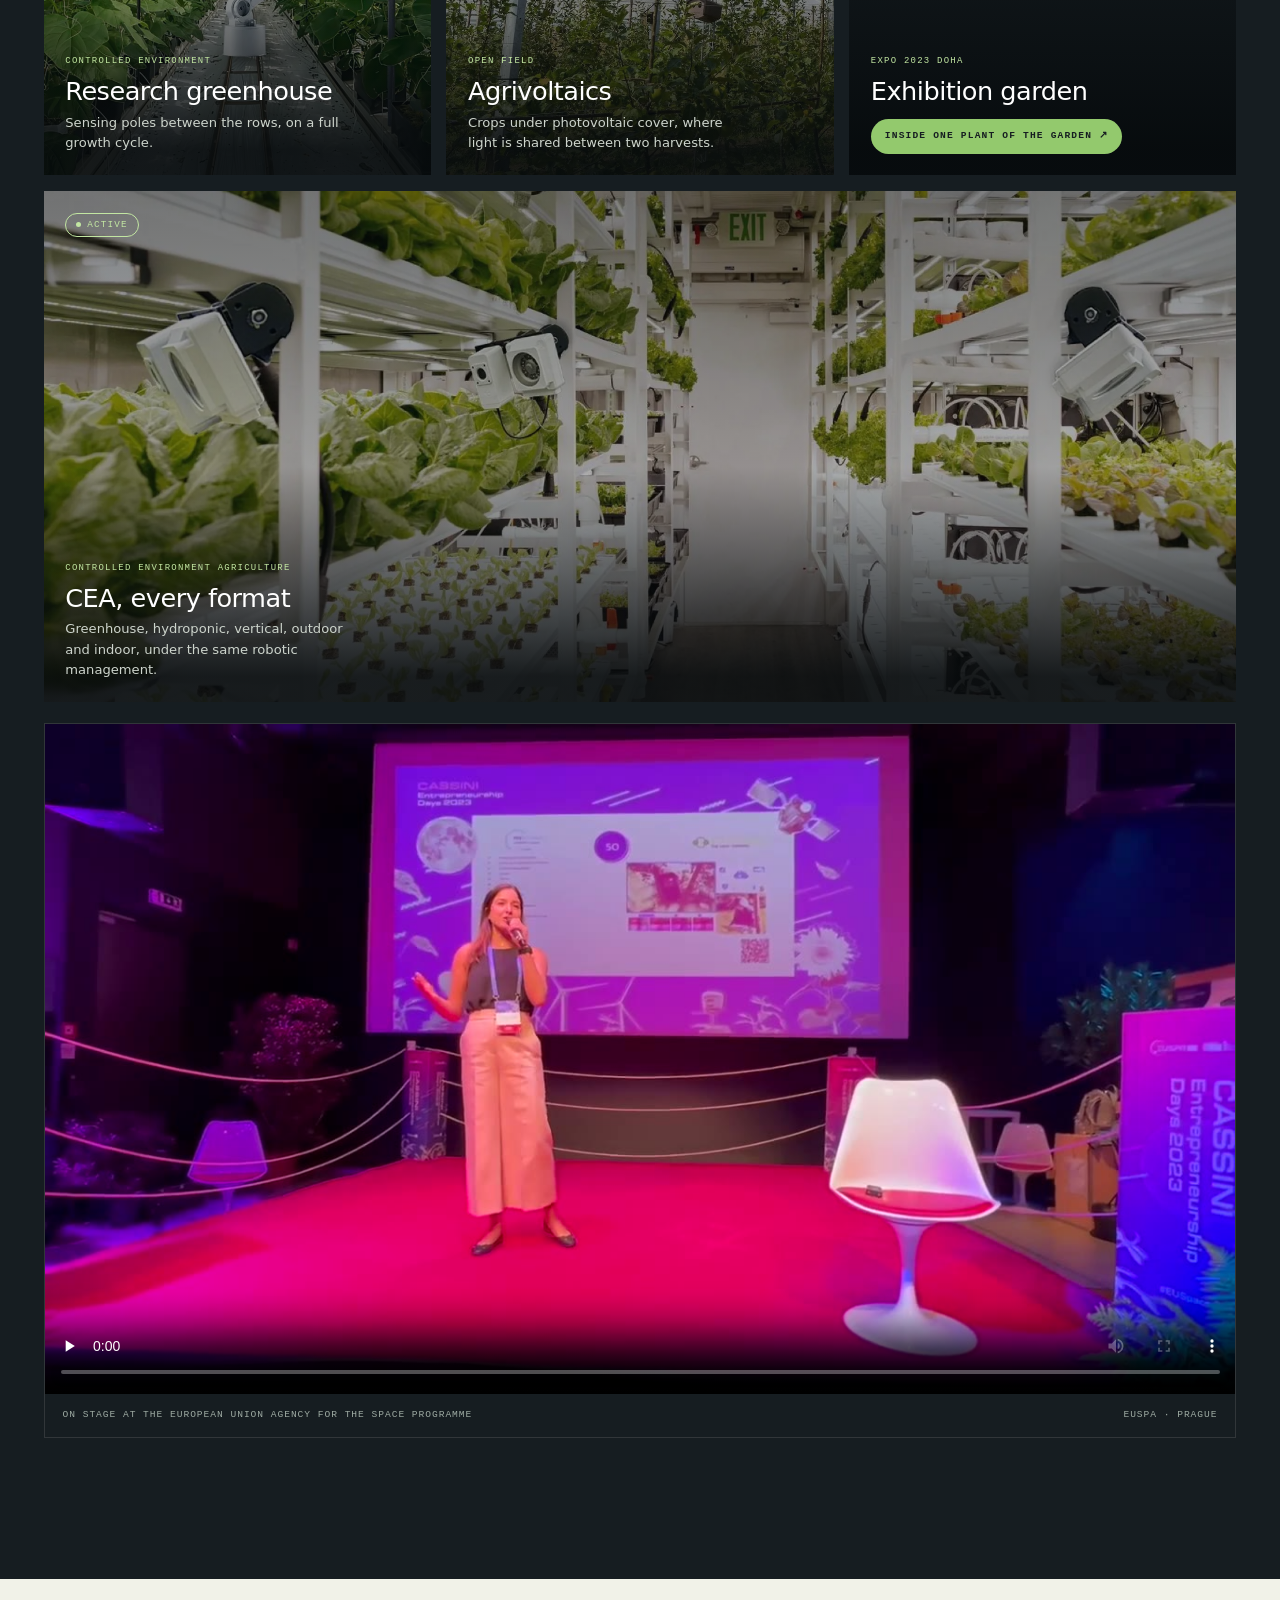
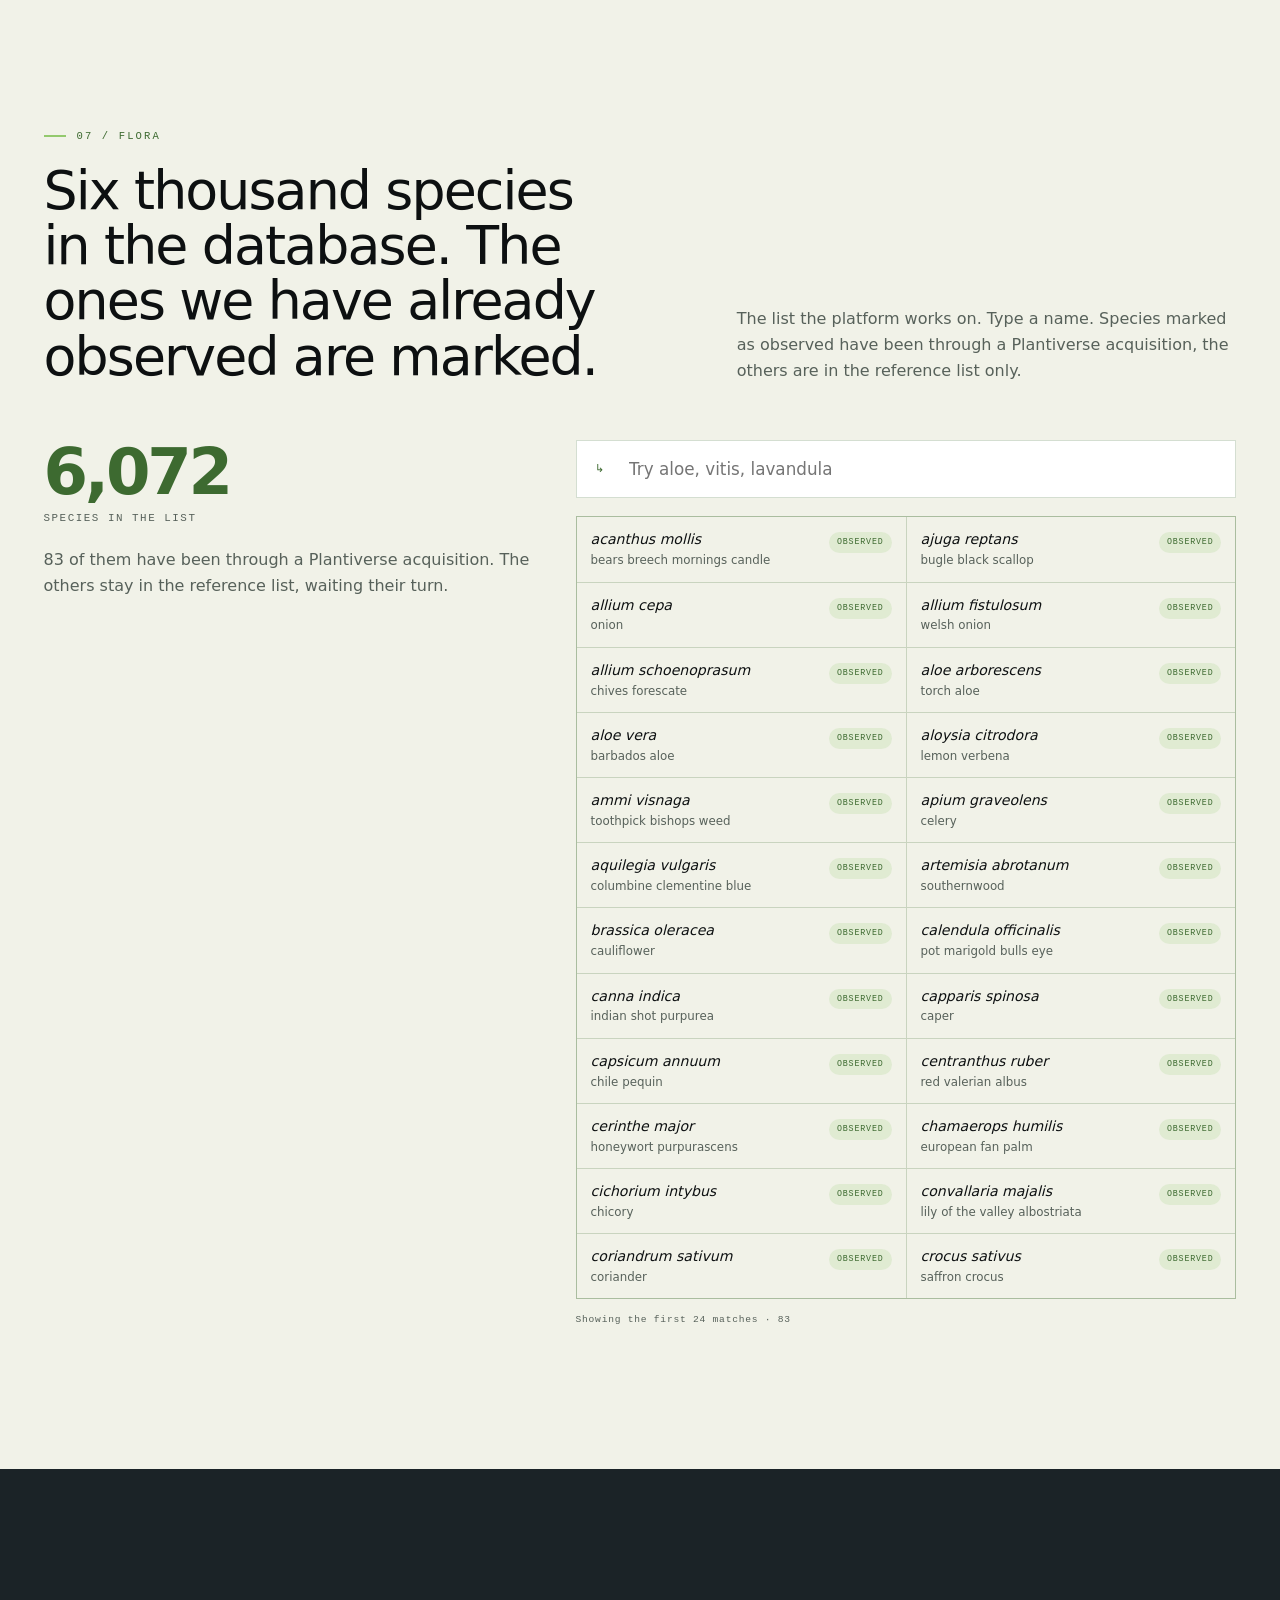
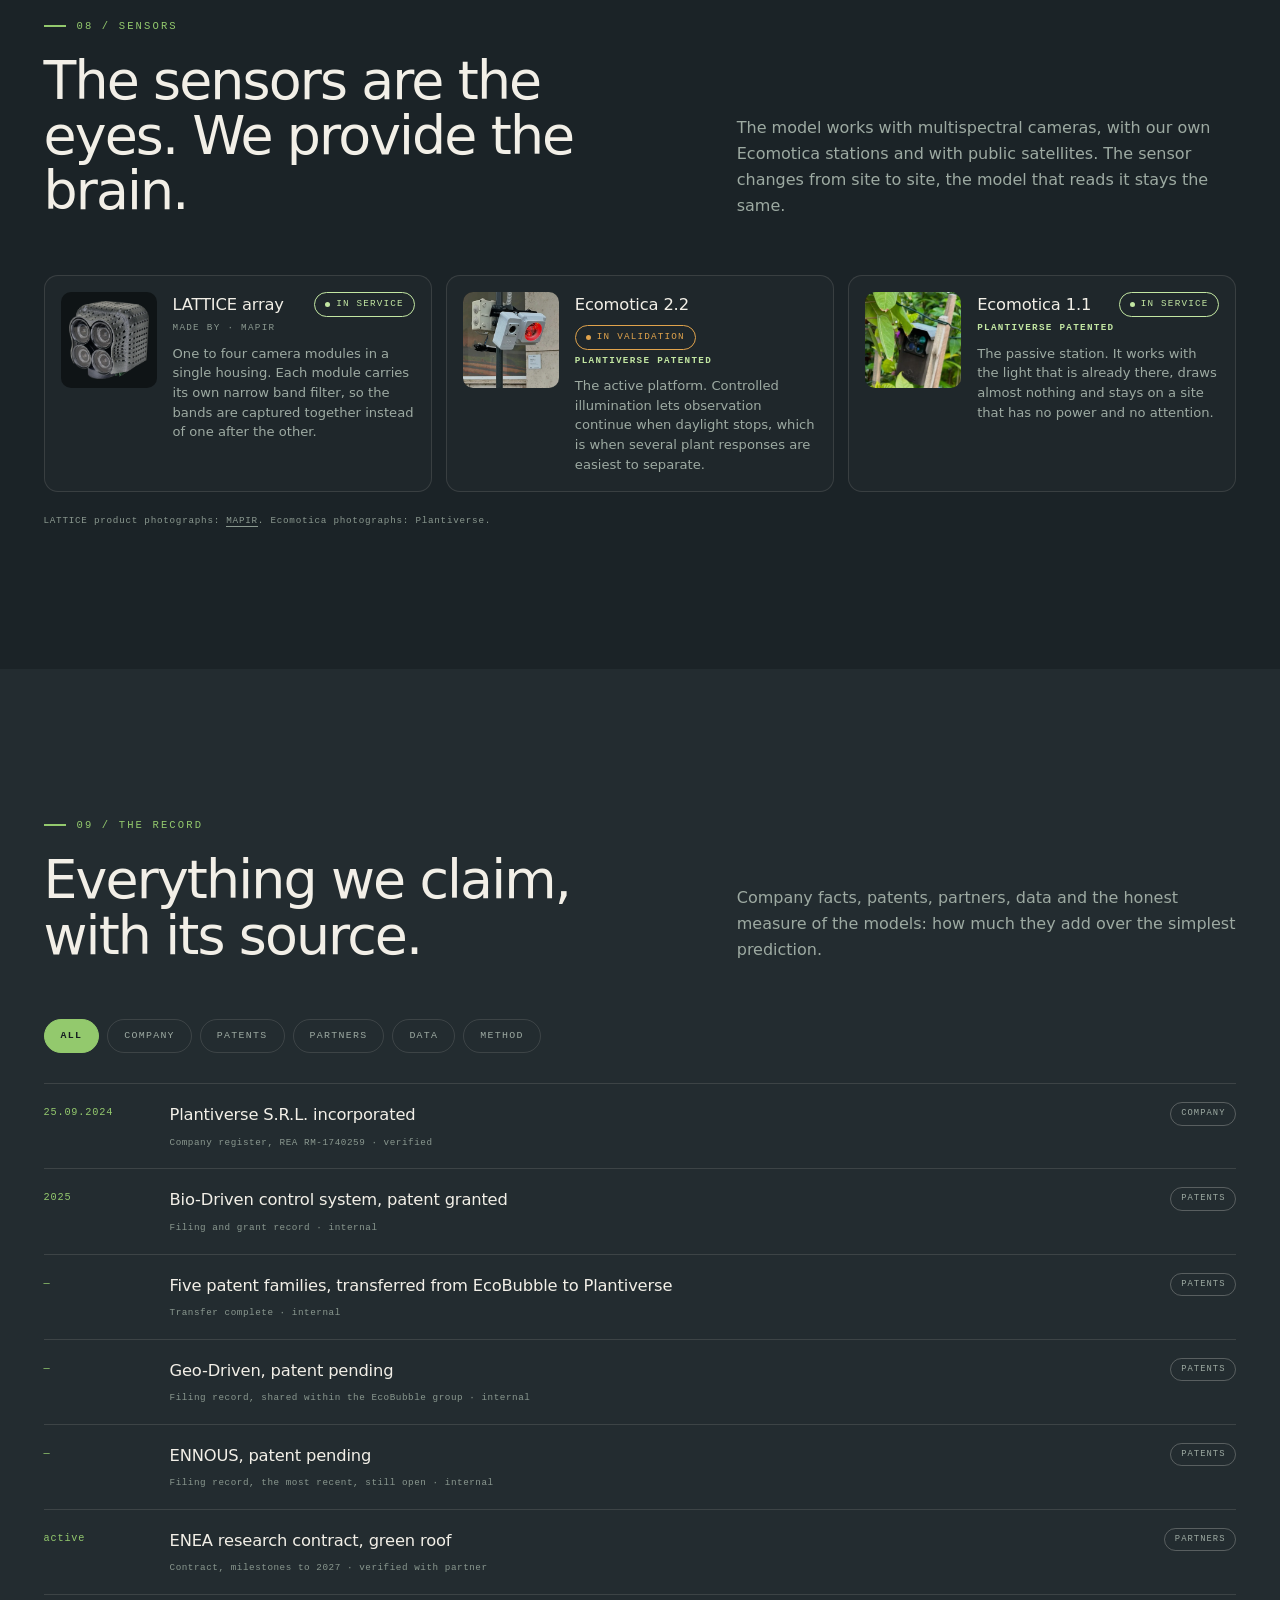
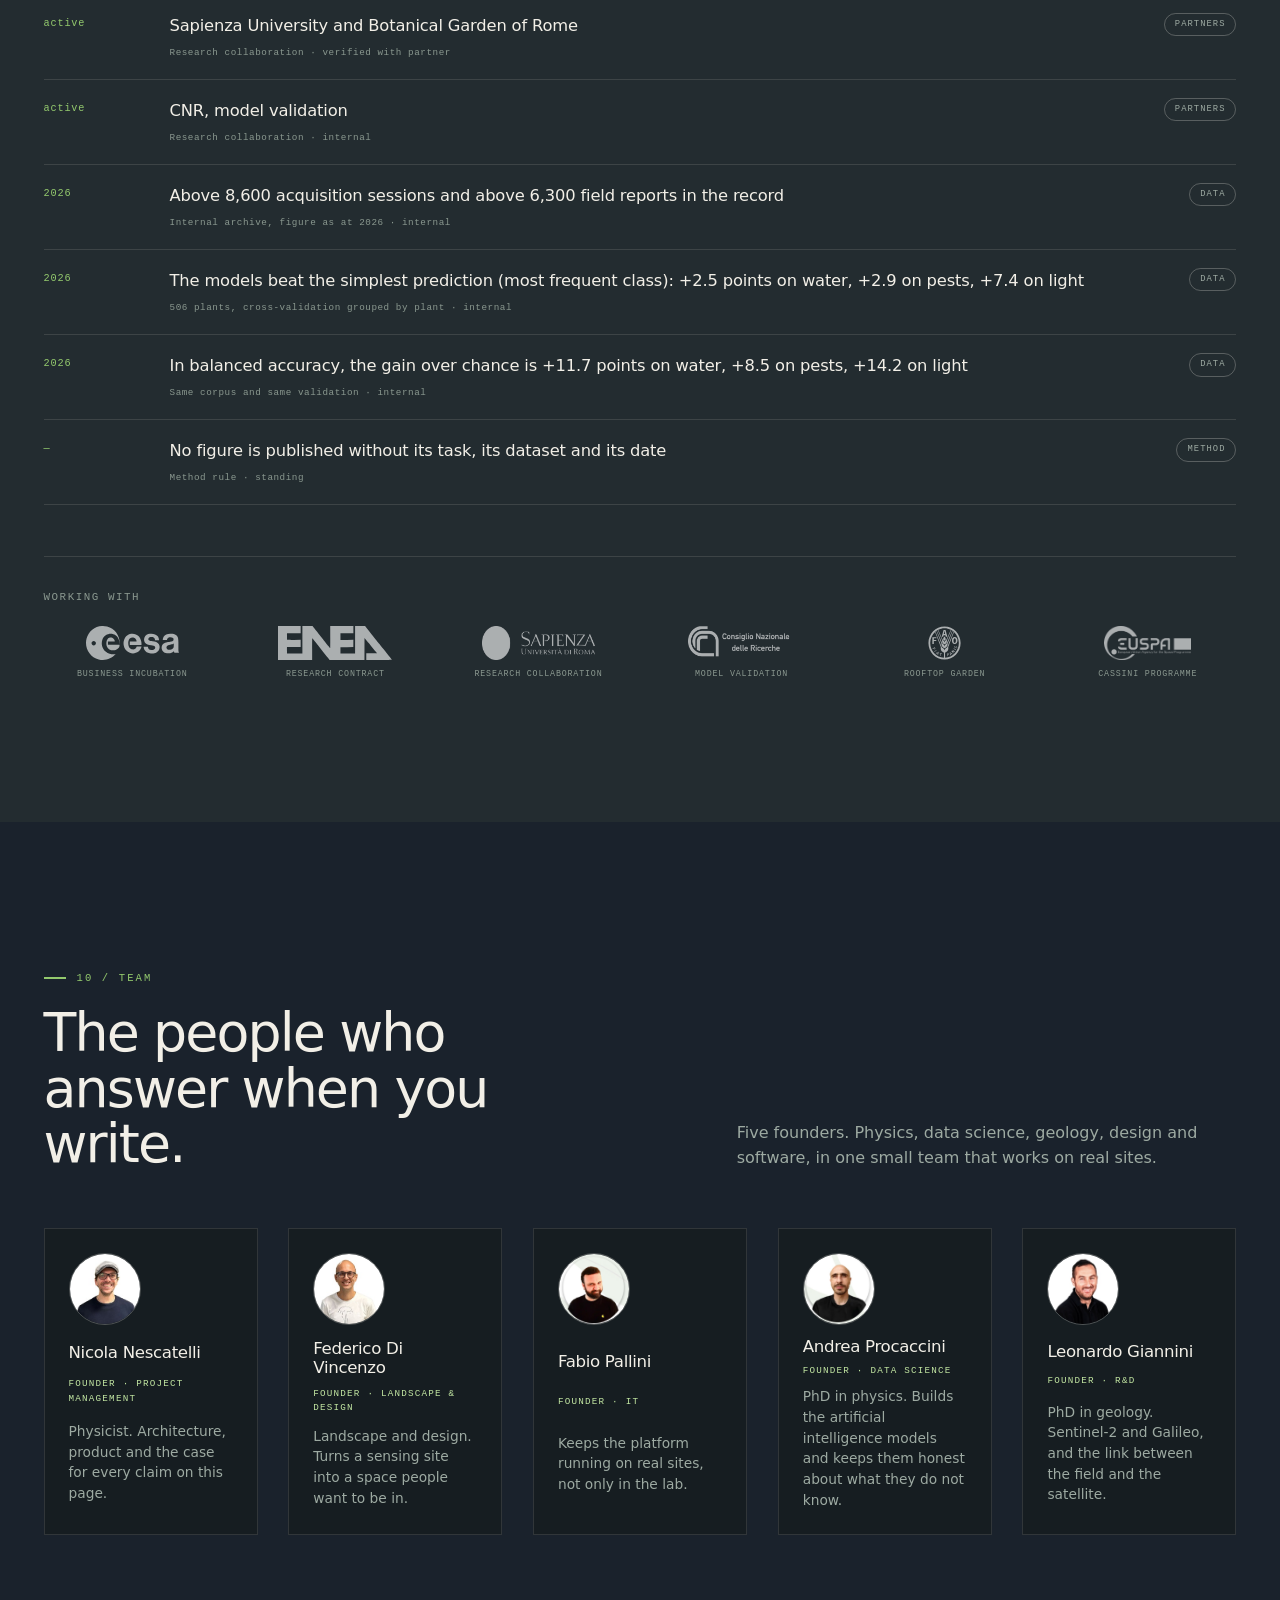
<file: team.html>
<!doctype html><html lang="it"><head><meta charset="utf-8"><title>Plantiverse</title><meta name="robots" content="noindex"><link rel="canonical" href="https://www.plantiverse.it/"><meta http-equiv="refresh" content="0; url=/#team"><script>location.replace("/#team");</script></head><body><a href="/#team">Plantiverse</a></body></html>
</file>
<file: assets/css/nova.css>
/* =========================================================================
   Plantiverse — nova
   The page is one continuous record: a spine on the left fills as the visitor
   goes down, and every block is one step of the same sequence.
   1 tokens · 2 base · 3 spine & header · 4 hero · 5 sequence · 6 machine view
   7 data · 8 instruments · 9 fields · 10 flora · 11 record · 12 contact
   13 footer · 14 motion · 15 responsive
   ========================================================================= */

/* --- 1 tokens ----------------------------------------------------------- */
:root {
  --void: #161d21;
  --deep: #1b2327;
  --panel: #232c30;
  --raise: #2e383d;
  --midnight: #1a222c;
  --paper: #f1f2e8;
  --paper-2: #e4e9d8;

  --chloro: #93c96d;
  --chloro-soft: #c2e6a2;
  --chloro-deep: #3d6a30;
  --amber: #e0a34c;
  --ice: #a8c8d8;
  --blue: #2472ae;

  --on-dark: #f2efe7;
  --on-dark-mid: #9daaa2;
  --on-dark-low: #8a988f;
  --on-light: #0d1011;
  --on-light-mid: #57615a;

  --line: rgba(242, 239, 231, 0.12);
  --line-strong: rgba(242, 239, 231, 0.26);
  --line-light: rgba(61, 106, 48, 0.22);

  --sans: "Helvetica Neue", Inter, ui-sans-serif, system-ui, -apple-system, "Segoe UI", sans-serif;
  --serif: "Iowan Old Style", "Palatino Linotype", Palatino, Charter, Georgia, serif;
  --mono: ui-monospace, "SF Mono", "SFMono-Regular", Menlo, Consolas, monospace;

  --rail: 78px;
  --gutter: clamp(20px, 3.4vw, 54px);
  --block: clamp(88px, 11vw, 172px);
  --ease: cubic-bezier(0.22, 0.61, 0.36, 1);
}

/* --- 2 base ------------------------------------------------------------- */
*, *::before, *::after { box-sizing: border-box; }
html { scroll-padding-top: 92px; -webkit-text-size-adjust: 100%; }
body {
  margin: 0;
  background: var(--void);
  color: var(--on-dark);
  font: 16px/1.55 var(--sans);
  overflow-x: hidden;
  -webkit-font-smoothing: antialiased;
}
img, video { display: block; max-width: 100%; }
a { color: inherit; text-decoration: none; }
button { font: inherit; color: inherit; background: none; border: 0; cursor: pointer; }
h1, h2, h3, h4, p, figure, ul, dl, dd { margin: 0; }
ul { padding: 0; list-style: none; }
:focus-visible { outline: 2px solid var(--chloro); outline-offset: 3px; border-radius: 2px; }

.skip {
  position: absolute; left: 16px; top: -60px; z-index: 300;
  background: var(--chloro); color: var(--void); padding: 12px 18px;
  font: 600 0.8rem/1 var(--sans); transition: top 0.2s var(--ease);
}
.skip:focus { top: 16px; }
.hidden-note { position: absolute; width: 1px; height: 1px; overflow: hidden; clip: rect(0 0 0 0); white-space: nowrap; }

.wrap { width: min(1340px, 100%); margin-inline: auto; padding-inline: var(--gutter); }
.block {
  padding-block: var(--block); position: relative;
  min-height: 100svh; box-sizing: border-box;
}
.block--light { background: var(--paper); color: var(--on-light); }
.block--panel { background: var(--panel); }
.block--midnight { background: var(--midnight); }

.eyebrow {
  display: inline-flex; align-items: center; gap: 11px;
  font-family: var(--mono); font-size: 0.66rem; letter-spacing: 0.2em;
  text-transform: uppercase; color: var(--chloro);
}
.eyebrow::before { content: ""; width: 22px; height: 2px; background: currentColor; flex: none; }
.block--light .eyebrow { color: var(--chloro-deep); }
.block--light .eyebrow::before { background: var(--chloro); }

.display { font-size: clamp(2.7rem, 6.6vw, 5.9rem); line-height: 0.95; letter-spacing: -0.045em; font-weight: 500; }
.h2 { font-size: clamp(1.9rem, 4.2vw, 3.6rem); line-height: 1.03; letter-spacing: -0.035em; font-weight: 500; }
.h3 { font-size: clamp(1.2rem, 2vw, 1.7rem); line-height: 1.16; letter-spacing: -0.02em; font-weight: 500; }
em, .serif { font-family: var(--serif); font-style: italic; font-weight: 400; }
.h2 em, .display em { color: var(--chloro-soft); }
.block--light .h2 em { color: var(--chloro-deep); }
.lede { font-size: clamp(0.98rem, 1.25vw, 1.12rem); line-height: 1.62; color: var(--on-dark-mid); max-width: 52ch; }
.block--light .lede { color: var(--on-light-mid); }
.mono { font-family: var(--mono); font-size: 0.68rem; letter-spacing: 0.14em; text-transform: uppercase; }

.head { display: grid; grid-template-columns: minmax(0, 1.3fr) minmax(0, 1fr); gap: clamp(20px, 3.4vw, 66px); align-items: end; margin-bottom: clamp(34px, 4.4vw, 68px); }
.head h2 { margin-top: 18px; max-width: 17ch; }

.btn {
  display: inline-flex; align-items: center; gap: 11px;
  padding: 14px 24px; border: 1px solid var(--line-strong); border-radius: 999px;
  font-family: var(--mono); font-size: 0.68rem; letter-spacing: 0.15em; text-transform: uppercase;
  transition: background 0.35s var(--ease), color 0.35s var(--ease), border-color 0.35s var(--ease), transform 0.35s var(--ease);
}
.btn:hover { transform: translateY(-2px); border-color: var(--chloro); color: var(--chloro); }
.btn--fill { background: var(--chloro); border-color: var(--chloro); color: var(--void); font-weight: 600; }
.btn--fill:hover { background: var(--chloro-soft); border-color: var(--chloro-soft); color: var(--void); }
.btn-row { display: flex; flex-wrap: wrap; gap: 12px; }

.tag {
  display: inline-flex; align-items: center; gap: 6px;
  font-family: var(--mono); font-size: 0.58rem; letter-spacing: 0.13em; text-transform: uppercase;
  padding: 4px 10px; border: 1px solid currentColor; border-radius: 999px; white-space: nowrap;
}
.tag::before { content: ""; width: 5px; height: 5px; border-radius: 50%; background: currentColor; }
.tag--on { color: var(--chloro-soft); }
.tag--val { color: var(--amber); }
.tag--study { color: var(--ice); }
.tag--done { color: var(--on-dark-low); }

/* --- 3 spine and header -------------------------------------------------- */
.spine {
  position: fixed; left: 0; top: 0; bottom: 0; width: var(--rail); z-index: 80;
  display: flex; flex-direction: column; align-items: center; justify-content: center;
  gap: 0; pointer-events: none;
}
.spine::before {
  content: ""; position: absolute; top: 96px; bottom: 96px; left: 50%;
  width: 1px; background: var(--line); transform: translateX(-50%);
}
.spine__fill {
  position: absolute; top: 96px; left: 50%; width: 1px; height: 0;
  background: linear-gradient(180deg, var(--chloro), var(--amber));
  transform: translateX(-50%); transition: height 0.25s linear;
}
.spine__list { position: relative; display: grid; gap: 26px; pointer-events: auto; }
.spine__dot {
  width: 26px; height: 26px; display: grid; place-items: center; position: relative;
}
.spine__dot i {
  width: 6px; height: 6px; border-radius: 50%; background: var(--on-dark-low);
  transition: background 0.4s var(--ease), transform 0.4s var(--ease), box-shadow 0.4s var(--ease);
}
.spine__dot.is-seen i { background: var(--chloro); }
.spine__dot.is-here i { background: var(--amber); transform: scale(1.9); box-shadow: 0 0 0 5px rgba(224, 163, 76, 0.14); }
.spine__dot span {
  position: absolute; left: 30px; white-space: nowrap;
  font-family: var(--mono); font-size: 0.56rem; letter-spacing: 0.16em; text-transform: uppercase;
  color: var(--on-dark-low); opacity: 0; transform: translateX(-6px);
  transition: opacity 0.3s var(--ease), transform 0.3s var(--ease);
}
.spine__dot:hover span, .spine__dot:focus-visible span { opacity: 1; transform: none; color: var(--on-dark); }

.top {
  position: fixed; inset: 0 0 auto 0; z-index: 90; height: 74px;
  background: rgba(22, 29, 33, 0.94);
  backdrop-filter: saturate(150%) blur(16px); -webkit-backdrop-filter: saturate(150%) blur(16px);
  border-bottom: 1px solid var(--line);
}
.top__in { height: 74px; display: flex; align-items: center; justify-content: space-between; gap: 18px; padding-left: max(var(--gutter), var(--rail)); }
.brand { display: inline-flex; align-items: center; gap: 12px; font-family: var(--mono); font-size: 0.76rem; letter-spacing: 0.26em; font-weight: 600; }
.brand img { height: 26px; width: auto; }
.nav { display: flex; align-items: center; gap: clamp(12px, 1.6vw, 26px); }
.nav a { font-family: var(--mono); font-size: 0.64rem; letter-spacing: 0.15em; text-transform: uppercase; color: var(--on-dark-mid); padding: 6px 0; position: relative; transition: color 0.3s var(--ease); }
.nav a::after { content: ""; position: absolute; left: 0; bottom: 0; width: 0; height: 1px; background: var(--chloro); transition: width 0.35s var(--ease); }
.nav a:hover, .nav a[aria-current="true"] { color: var(--on-dark); }
.nav a:hover::after, .nav a[aria-current="true"]::after { width: 100%; }
.top__side { display: flex; align-items: center; gap: 10px; }
.lang { display: inline-flex; border: 1px solid var(--line); border-radius: 999px; overflow: hidden; }
.lang button { font-family: var(--mono); font-size: 0.62rem; letter-spacing: 0.1em; padding: 7px 11px; color: var(--on-dark-low); transition: background 0.3s var(--ease), color 0.3s var(--ease); }
.lang button[aria-pressed="true"] { background: var(--chloro); color: var(--void); font-weight: 600; }
.burger { display: none; align-items: center; gap: 8px; border: 1px solid var(--line); border-radius: 999px; padding: 8px 14px; font-family: var(--mono); font-size: 0.62rem; letter-spacing: 0.13em; text-transform: uppercase; }
.burger i { display: grid; gap: 3px; width: 13px; }
.burger i b { height: 1px; background: currentColor; display: block; }

.drawer {
  position: fixed; inset: 74px 0 auto 0; z-index: 89; background: var(--void);
  border-bottom: 1px solid var(--line); padding: 20px var(--gutter) 30px; display: grid;
  transform: translateY(-12px); opacity: 0; visibility: hidden;
  transition: transform 0.4s var(--ease), opacity 0.3s var(--ease), visibility 0.3s;
}
.drawer.is-open { transform: none; opacity: 1; visibility: visible; }
.drawer a { display: flex; justify-content: space-between; align-items: baseline; gap: 14px; padding: 14px 0; border-bottom: 1px solid var(--line); font-size: 1.3rem; letter-spacing: -0.02em; }
.drawer a span { font-family: var(--mono); font-size: 0.6rem; color: var(--chloro); letter-spacing: 0.16em; }

/* --- 4 hero -------------------------------------------------------------- */
.hero {
  position: relative; height: 100svh; display: flex; flex-direction: column; justify-content: flex-end;
  padding-top: 130px; padding-bottom: clamp(26px, 3.6vw, 52px); overflow: hidden; isolation: isolate;
}
.hero__bg { position: absolute; inset: 0; z-index: -2; }
.hero__bg img { width: 100%; height: 100%; object-fit: cover; object-position: 34% 50%; }
.hero__veil {
  position: absolute; inset: 0; z-index: -1;
  background:
    linear-gradient(96deg, rgba(22, 29, 33, 0.95) 0%, rgba(22, 29, 33, 0.72) 40%, rgba(22, 29, 33, 0.1) 78%),
    linear-gradient(0deg, rgba(22, 29, 33, 0.94) 0%, rgba(22, 29, 33, 0.06) 46%);
}
.hero__title { margin: 20px 0 0; max-width: 15ch; }
.hero__foot { display: grid; grid-template-columns: minmax(0, 1fr) auto; gap: clamp(22px, 3.4vw, 56px); align-items: end; margin-top: clamp(26px, 3.4vw, 46px); }
.hero__copy { display: grid; gap: 10px; }
.hero__lede { color: #d8ded5; max-width: 44ch; font-size: clamp(1rem, 1.35vw, 1.16rem); }
.hero__invite { color: var(--chloro-soft); max-width: 46ch; font-size: clamp(0.92rem, 1.15vw, 1.02rem); font-weight: 500; }
.hero__meta { display: flex; flex-wrap: wrap; gap: 8px 30px; margin-top: clamp(30px, 3.6vw, 48px); padding-top: 18px; border-top: 1px solid var(--line); color: var(--on-dark-mid); }
.hero__meta b { color: var(--on-dark); font-weight: 500; }
.hero__scroll { position: absolute; right: var(--gutter); bottom: clamp(26px, 3.6vw, 52px); writing-mode: vertical-rl; color: var(--on-dark-mid); display: flex; align-items: center; gap: 12px; }
.hero__scroll::after { content: ""; width: 1px; height: 44px; background: linear-gradient(180deg, var(--chloro), transparent); animation: drip 2.6s var(--ease) infinite; }
@keyframes drip {
  0% { transform: scaleY(0.2); transform-origin: top; opacity: 0; }
  40% { transform: scaleY(1); opacity: 1; }
  100% { transform: scaleY(1); transform-origin: bottom; opacity: 0; }
}

/* --- 4b proof strip: the record's numbers, inside the hero's own fold, so
   every visitor sees them without an extra scroll ------------------------- */
.proof {
  display: flex; flex-wrap: wrap; justify-content: space-between; align-items: baseline; gap: 10px 30px;
  margin-top: clamp(22px, 3vw, 34px); padding-top: 16px; border-top: 1px solid var(--line);
}
.proof__stats { display: flex; flex-wrap: wrap; gap: clamp(18px, 3vw, 40px); }
.proof__stat { display: inline-flex; align-items: baseline; gap: 7px; white-space: nowrap; }
.proof__stat b { font-size: 1.05rem; font-weight: 600; letter-spacing: -0.01em; font-variant-numeric: tabular-nums; color: var(--on-dark); }
.proof__stat span { font-family: var(--mono); font-size: 0.58rem; letter-spacing: 0.08em; text-transform: uppercase; color: var(--on-dark-low); }
.proof__partners { display: flex; align-items: baseline; gap: 10px; flex-wrap: wrap; }
.proof__label, .proof__names { font-family: var(--mono); font-size: 0.6rem; letter-spacing: 0.06em; color: var(--on-dark-low); white-space: nowrap; }
.proof__names { color: var(--on-dark-mid); text-transform: none; }

/* --- 5 sequence ---------------------------------------------------------- */
.steps { display: grid; grid-template-columns: repeat(4, minmax(0, 1fr)); gap: 1px; background: var(--line); border-block: 1px solid var(--line); }
.step { background: var(--void); padding: clamp(20px, 2.2vw, 32px); display: flex; flex-direction: column; gap: 14px; min-height: 300px; position: relative; }
.step::after { content: ""; position: absolute; left: 0; top: 0; width: 100%; height: 2px; background: var(--chloro); transform: scaleX(0); transform-origin: left; transition: transform 0.7s var(--ease); }
.step.is-visible::after { transform: scaleX(1); }
.step__num { font-family: var(--mono); font-size: 0.64rem; letter-spacing: 0.18em; color: var(--amber); }
.step__spark { width: 100%; max-width: 168px; height: auto; color: var(--chloro); opacity: 0.7; }
.step__name { margin-top: auto; }
.step__line { color: var(--on-dark-mid); font-size: 0.9rem; }
.step__meta { font-family: var(--mono); font-size: 0.58rem; letter-spacing: 0.1em; color: var(--on-dark-low); text-transform: uppercase; }

/* --- 6 machine view ------------------------------------------------------ */
.wipe { position: relative; overflow: hidden; border: 1px solid var(--line); background: var(--deep); aspect-ratio: 4 / 3; touch-action: pan-y; cursor: ew-resize; user-select: none; }
.wipe img { position: absolute; inset: 0; width: 100%; height: 100%; object-fit: cover;
  /* senza questo il browser avvia il proprio trascinamento e la maniglia si blocca */
  pointer-events: none; -webkit-user-drag: none; user-drag: none; }
.wipe__top { clip-path: inset(0 0 0 var(--x, 50%)); }
.wipe__bar { position: absolute; top: 0; bottom: 0; left: var(--x, 50%); width: 2px; background: var(--chloro); transform: translateX(-1px); pointer-events: none; }
.wipe__grip {
  position: absolute; top: 50%; left: var(--x, 50%); transform: translate(-50%, -50%);
  width: 54px; height: 54px; border-radius: 50%; border: 1px solid var(--chloro);
  background: rgba(22, 29, 33, 0.72); backdrop-filter: blur(6px);
  display: grid; place-items: center; color: var(--chloro); pointer-events: none;
  font-family: var(--mono); font-size: 0.8rem; letter-spacing: 0;
}
.wipe__lab {
  position: absolute; bottom: 16px; padding: 6px 12px; background: rgba(22, 29, 33, 0.78);
  backdrop-filter: blur(6px); font-family: var(--mono); font-size: 0.58rem;
  letter-spacing: 0.13em; text-transform: uppercase; color: var(--on-dark); pointer-events: none;
}
.wipe__lab--l { left: 16px; }
.wipe__lab--r { right: 16px; color: var(--chloro-soft); }
.machine { display: grid; grid-template-columns: minmax(0, 1.4fr) minmax(0, 1fr); gap: clamp(24px, 3.4vw, 56px); align-items: center; }
.machine__note { font-family: var(--mono); font-size: 0.62rem; letter-spacing: 0.05em; line-height: 1.8; color: var(--on-dark-low); text-transform: none; margin-top: 22px; border-top: 1px solid var(--line); padding-top: 16px; }

/* --- 7 data -------------------------------------------------------------- */
.horizons { display: grid; grid-template-columns: repeat(3, minmax(0, 1fr)); gap: clamp(10px, 1.2vw, 18px); }
.horizon { position: relative; min-height: 340px; overflow: hidden; border: 1px solid var(--line); display: flex; flex-direction: column; justify-content: flex-end; padding: clamp(18px, 2vw, 26px); color: var(--on-dark); }
.horizon img { position: absolute; inset: 0; width: 100%; height: 100%; object-fit: cover; opacity: 0.5; transition: opacity 0.7s var(--ease), transform 1.2s var(--ease); }
.horizon::after { content: ""; position: absolute; inset: 0; background: linear-gradient(0deg, rgba(22, 29, 33, 0.97) 12%, rgba(22, 29, 33, 0.82) 42%, rgba(22, 29, 33, 0.34) 78%, rgba(22, 29, 33, 0.5) 100%); }
.horizon:hover img { opacity: 0.68; transform: scale(1.04); }
.horizon > * { position: relative; z-index: 1; }
.horizon__scale { font-family: var(--mono); font-size: 0.58rem; letter-spacing: 0.12em; text-transform: uppercase; color: var(--chloro); margin-bottom: 10px; }
.horizon p { color: #cdd4cc; font-size: 0.9rem; margin-top: 8px; }

.feeds { margin-top: clamp(28px, 3.4vw, 52px); }
.feeds__head { display: flex; flex-wrap: wrap; justify-content: space-between; align-items: baseline; gap: 14px; margin-bottom: 16px; }
.feed-grid { display: grid; grid-template-columns: repeat(4, minmax(0, 1fr)); gap: 1px; background: var(--line); border: 1px solid var(--line); }
.feed { background: var(--void); padding: 18px 16px; display: flex; flex-direction: column; gap: 8px; }
.feed__top { display: flex; justify-content: space-between; align-items: baseline; gap: 8px; }
.feed__name { font-weight: 500; letter-spacing: -0.01em; }
.feed__ag { font-family: var(--mono); font-size: 0.56rem; letter-spacing: 0.1em; text-transform: uppercase; color: var(--on-dark-low); }
.feed__d { font-size: 0.82rem; color: var(--on-dark-mid); }
.feed__nums { display: flex; gap: 16px; margin-top: auto; padding-top: 10px; border-top: 1px solid var(--line); font-family: var(--mono); font-size: 0.56rem; letter-spacing: 0.06em; color: var(--on-dark-low); text-transform: uppercase; }
.feed__nums b { display: block; color: var(--on-dark); font-weight: 500; margin-top: 3px; text-transform: none; letter-spacing: 0; }
.state { font-family: var(--mono); font-size: 0.54rem; letter-spacing: 0.12em; text-transform: uppercase; padding: 3px 8px; border-radius: 999px; border: 1px solid currentColor; white-space: nowrap; }
.state--open { color: var(--chloro); }
.state--account { color: var(--amber); }

/* --- 8 instruments ------------------------------------------------------- */
.inst { display: grid; gap: 1px; background: var(--line); border-block: 1px solid var(--line); }
.inst__row { background: var(--void); display: grid; grid-template-columns: minmax(0, 0.9fr) minmax(0, 1.1fr); gap: clamp(20px, 3vw, 56px); align-items: center; padding: clamp(26px, 3vw, 48px) 0; }
.inst__media { position: relative; display: grid; place-items: center; min-height: 300px; }
.inst__media::before {
  content: ""; position: absolute; width: 76%; aspect-ratio: 1; border-radius: 50%;
  background: radial-gradient(circle, rgba(147, 201, 109, 0.16), transparent 68%);
}
.inst__media img { position: relative; max-height: 330px; width: auto; object-fit: contain; }
.inst__media.photo img { max-height: 360px; border-radius: 2px; border: 1px solid var(--line); box-shadow: 0 30px 60px rgba(0, 0, 0, 0.45); }
.inst__media.photo::before { display: none; }
.inst__body { display: grid; gap: 14px; }
.inst__top { display: flex; flex-wrap: wrap; align-items: center; gap: 12px; }
.inst__maker { font-family: var(--mono); font-size: 0.58rem; letter-spacing: 0.14em; text-transform: uppercase; color: var(--on-dark-low); }
.inst__maker--patent { color: var(--chloro-soft); font-weight: 600; }
.inst__specs { display: grid; grid-template-columns: repeat(2, minmax(0, 1fr)); gap: 1px; background: var(--line); border: 1px solid var(--line); margin-top: 6px; }
.inst__specs div { background: var(--void); padding: 13px 14px; }
.inst__specs dt { font-family: var(--mono); font-size: 0.55rem; letter-spacing: 0.14em; text-transform: uppercase; color: var(--on-dark-low); }
.inst__specs dd { font-size: 0.86rem; margin-top: 4px; }
.credit { font-family: var(--mono); font-size: 0.58rem; letter-spacing: 0.08em; color: var(--on-dark-low); margin-top: 22px; text-transform: none; }

/* --- 9 fields ------------------------------------------------------------ */
.mosaic { display: grid; grid-template-columns: repeat(6, minmax(0, 1fr)); gap: clamp(10px, 1.2vw, 16px); }
.plot { position: relative; overflow: hidden; grid-column: span 2; aspect-ratio: 3 / 4; isolation: isolate; }
.plot--wide { grid-column: span 4; aspect-ratio: 16 / 10; }
.plot--big { grid-column: 1 / -1; aspect-ratio: 21 / 9; }
.plot img { position: absolute; inset: 0; width: 100%; height: 100%; object-fit: cover; z-index: -2; transition: transform 1.1s var(--ease); }
.plot::after { content: ""; position: absolute; inset: 0; z-index: -1; background: linear-gradient(0deg, rgba(6, 10, 12, 0.92) 5%, rgba(6, 10, 12, 0.3) 46%, rgba(6, 10, 12, 0.5) 100%); }
.plot:hover img { transform: scale(1.05); }
.plot__body { height: 100%; display: flex; flex-direction: column; justify-content: space-between; padding: clamp(16px, 1.7vw, 24px); color: #fff; }
.plot__place { font-family: var(--mono); font-size: 0.56rem; letter-spacing: 0.14em; text-transform: uppercase; color: var(--chloro-soft); }
.plot__note { font-size: 0.82rem; color: #cdd4cc; margin-top: 6px; max-width: 34ch; }

.film { margin-top: clamp(14px, 1.6vw, 22px); position: relative; overflow: hidden; border: 1px solid var(--line); }
.film video { width: 100%; height: auto; display: block; background: #000; }
.film__cap { display: flex; flex-wrap: wrap; justify-content: space-between; gap: 10px; padding: 14px 18px; border-top: 1px solid var(--line); font-family: var(--mono); font-size: 0.6rem; letter-spacing: 0.1em; text-transform: uppercase; color: var(--on-dark-mid); }

/* --- 10 flora ------------------------------------------------------------ */
.flora { display: grid; grid-template-columns: minmax(0, 0.85fr) minmax(0, 1.15fr); gap: clamp(24px, 3.4vw, 60px); align-items: start; }
.flora__search { display: flex; align-items: center; gap: 12px; border: 1px solid var(--line-light); background: #fff; padding: 4px 4px 4px 18px; }
.flora__search input { flex: 1; border: 0; outline: none; background: none; font: 1.05rem var(--sans); color: var(--on-light); padding: 14px 0; min-width: 0; }
.flora__search .mono { color: var(--chloro-deep); white-space: nowrap; padding-right: 12px; }
.flora__out { margin-top: 18px; display: grid; grid-template-columns: repeat(2, minmax(0, 1fr)); gap: 1px; background: var(--line-light); border: 1px solid var(--line-light); }
.sp { background: var(--paper); padding: 12px 14px; display: flex; justify-content: space-between; align-items: baseline; gap: 10px; }
.sp b { font-weight: 500; font-size: 0.88rem; font-style: italic; }
.sp span { display: block; font-size: 0.74rem; color: var(--on-light-mid); font-style: normal; }
.sp .mark { font-family: var(--mono); font-size: 0.52rem; letter-spacing: 0.1em; text-transform: uppercase; padding: 3px 7px; border: 1px solid currentColor; border-radius: 999px; color: rgba(13, 16, 17, 0.4); white-space: nowrap; }
.sp .mark.on { color: var(--chloro-deep); background: rgba(147, 201, 109, 0.18); border-color: transparent; }
.flora__foot { margin-top: 14px; font-family: var(--mono); font-size: 0.6rem; letter-spacing: 0.08em; color: var(--on-light-mid); }
.flora__count b { font-size: clamp(2.4rem, 5vw, 4rem); letter-spacing: -0.05em; display: block; line-height: 1; color: var(--chloro-deep); }

/* --- 11 record ----------------------------------------------------------- */
.filters { display: flex; flex-wrap: wrap; gap: 8px; margin-bottom: clamp(20px, 2.4vw, 32px); }
.filters button {
  padding: 8px 16px; border: 1px solid var(--line); border-radius: 999px;
  font-family: var(--mono); font-size: 0.62rem; letter-spacing: 0.13em; text-transform: uppercase;
  color: var(--on-dark-mid); transition: background 0.3s var(--ease), color 0.3s var(--ease), border-color 0.3s var(--ease);
}
.filters button:hover { color: var(--on-dark); border-color: var(--line-strong); }
.filters button[aria-pressed="true"] { background: var(--chloro); border-color: var(--chloro); color: var(--void); font-weight: 600; }
.rec { border-top: 1px solid var(--line); }
.rec__row { display: grid; grid-template-columns: 108px minmax(0, 1fr) auto; gap: 18px; padding: 18px 0; border-bottom: 1px solid var(--line); align-items: start; }
.rec__row.is-out { display: none; }
.rec__date { font-family: var(--mono); font-size: 0.64rem; letter-spacing: 0.08em; color: var(--chloro); padding-top: 3px; }
.rec__title { font-size: 1.02rem; font-weight: 500; letter-spacing: -0.01em; }
.rec__src { display: block; font-family: var(--mono); font-size: 0.58rem; letter-spacing: 0.06em; color: var(--on-dark-low); margin-top: 7px; line-height: 1.7; text-transform: none; }
.rec__type { font-family: var(--mono); font-size: 0.55rem; letter-spacing: 0.12em; text-transform: uppercase; padding: 4px 10px; border: 1px solid var(--line-strong); border-radius: 999px; color: var(--on-dark-mid); white-space: nowrap; }

.partners { margin-top: clamp(34px, 4vw, 60px); border-top: 1px solid var(--line); padding-top: 26px; }
.partners__row { display: grid; grid-template-columns: repeat(6, minmax(0, 1fr)); gap: clamp(14px, 2vw, 34px); align-items: center; margin-top: 18px; }
.partners__row figure { display: grid; gap: 8px; justify-items: center; text-align: center; }
.partners__row img { height: 34px; width: auto; max-width: 100%; object-fit: contain; filter: grayscale(1) brightness(0) invert(1); opacity: 0.62; transition: opacity 0.35s var(--ease); }
.partners__row figure:hover img { opacity: 1; }
.partners__row figcaption { font-family: var(--mono); font-size: 0.52rem; letter-spacing: 0.1em; text-transform: uppercase; color: var(--on-dark-low); }

/* --- 11 team --------------------------------------------------------------- */
.team { display: grid; grid-template-columns: repeat(5, minmax(0, 1fr)); gap: clamp(16px, 2.4vw, 32px); }
.member { display: grid; gap: 8px; justify-items: start; padding: clamp(16px, 2vw, 24px); border: 1px solid var(--line); background: var(--void); }
.member__img { width: 72px; height: 72px; border-radius: 50%; object-fit: cover; object-position: top center; border: 1px solid var(--line-strong); margin-bottom: 4px; }
.member__name { font-size: clamp(1rem, 1.3vw, 1.14rem); }
.member__role { font-family: var(--mono); font-size: 0.58rem; letter-spacing: 0.13em; text-transform: uppercase; color: var(--chloro-soft); }
.member__line { font-size: 0.86rem; color: var(--on-dark-mid); line-height: 1.5; }

/* --- 12 contact ---------------------------------------------------------- */
.router { display: grid; grid-template-columns: minmax(0, 0.8fr) minmax(0, 1.2fr); gap: clamp(24px, 3.4vw, 60px); align-items: start; }
.router__side { position: sticky; top: 104px; }
.intents { display: grid; border-top: 1px solid var(--line); }
.intent { display: grid; grid-template-columns: 30px minmax(0, 1fr) 16px; gap: 12px; align-items: center; padding: 18px 4px; border-bottom: 1px solid var(--line); text-align: left; color: var(--on-dark-low); font-size: clamp(1rem, 1.3vw, 1.14rem); transition: color 0.35s var(--ease), padding-left 0.35s var(--ease); }
.intent:hover { color: var(--on-dark-mid); padding-left: 8px; }
.intent[aria-selected="true"] { color: var(--on-dark); }
.intent[aria-selected="true"] .intent__n { color: var(--chloro); }
.intent__n { font-family: var(--mono); font-size: 0.62rem; }
.intent__m { opacity: 0; color: var(--chloro); }
.intent[aria-selected="true"] .intent__m { opacity: 1; }
.form { display: grid; gap: 16px; border: 1px solid var(--line); padding: clamp(20px, 2.4vw, 34px); background: var(--panel); }
.form__intro { color: var(--on-dark-mid); font-size: 0.92rem; }
.fields { display: grid; gap: 15px; }
.field { display: grid; gap: 7px; }
.field label { font-family: var(--mono); font-size: 0.58rem; letter-spacing: 0.14em; text-transform: uppercase; color: var(--on-dark-low); }
.field input, .field textarea { background: var(--void); border: 1px solid var(--line); color: var(--on-dark); padding: 12px 14px; border-radius: 2px; font: 0.95rem var(--sans); width: 100%; transition: border-color 0.3s var(--ease); }
.field textarea { min-height: 108px; resize: vertical; }
.field input:focus, .field textarea:focus { border-color: var(--chloro); outline: none; }
.pair { display: grid; grid-template-columns: repeat(2, minmax(0, 1fr)); gap: 14px; }
.form__status { font-family: var(--mono); font-size: 0.64rem; letter-spacing: 0.08em; color: var(--chloro); min-height: 1.2em; }
.form__note { font-family: var(--mono); font-size: 0.58rem; letter-spacing: 0.06em; color: var(--on-dark-low); line-height: 1.8; text-transform: none; }
.direct { margin-top: 20px; font-family: var(--mono); font-size: 0.62rem; letter-spacing: 0.06em; color: var(--on-dark-low); text-transform: none; }
.direct a { color: var(--chloro); border-bottom: 1px solid rgba(147, 201, 109, 0.4); }

/* --- 13 footer ----------------------------------------------------------- */
.foot { background: var(--void); border-top: 1px solid var(--line); padding-block: clamp(40px, 5vw, 72px) 28px; }
.foot__top { display: grid; grid-template-columns: minmax(0, 1.5fr) repeat(2, minmax(0, 1fr)); gap: clamp(22px, 3vw, 48px); }
.foot__logo { width: min(290px, 66%); height: auto; margin-bottom: 22px; }
.foot h2 { font-size: clamp(1.4rem, 2.2vw, 2rem); letter-spacing: -0.03em; max-width: 18ch; }
.foot__col h4 { font-family: var(--mono); font-size: 0.58rem; letter-spacing: 0.16em; text-transform: uppercase; color: var(--on-dark-low); margin-bottom: 12px; }
.foot__col li { padding: 4px 0; }
.foot__col a { color: var(--on-dark-mid); font-size: 0.9rem; transition: color 0.3s var(--ease); }
.foot__col a:hover { color: var(--chloro); }
.foot__end { margin-top: clamp(28px, 3.6vw, 52px); padding-top: 18px; border-top: 1px solid var(--line); display: grid; gap: 10px; font-family: var(--mono); font-size: 0.6rem; letter-spacing: 0.05em; color: var(--on-dark-low); line-height: 1.8; text-transform: none; }
.foot__end a { border-bottom: 1px solid var(--line); }
.foot__end a:hover { color: var(--chloro); }

/* --- 14 motion ----------------------------------------------------------- */
.rise { opacity: 0; transform: translateY(20px); transition: opacity 0.9s var(--ease), transform 0.9s var(--ease); }
.rise.is-visible { opacity: 1; transform: none; }
.rise--1 { transition-delay: 0.07s; } .rise--2 { transition-delay: 0.14s; } .rise--3 { transition-delay: 0.21s; }
body.is-locked { overflow: hidden; }

@media (prefers-reduced-motion: reduce) {
  html { scroll-behavior: auto; }
  *, *::before, *::after { animation-duration: 0.001ms !important; animation-iteration-count: 1 !important; transition-duration: 0.001ms !important; }
  .rise { opacity: 1; transform: none; }
  .step::after { transform: scaleX(1); }
  .hero__scroll::after { animation: none; opacity: 0.6; }
}

/* --- 15 responsive ------------------------------------------------------- */
@media (max-width: 1180px) {
  .spine { display: none; }
  .top__in { padding-left: var(--gutter); }
  .feed-grid { grid-template-columns: repeat(2, minmax(0, 1fr)); }
  .machine, .flora, .router { grid-template-columns: minmax(0, 1fr); }
  .inst__row { grid-template-columns: minmax(0, 1fr); }
  .steps { grid-template-columns: repeat(2, minmax(0, 1fr)); }
  .foot__top { grid-template-columns: repeat(2, minmax(0, 1fr)); }
  .foot__top > div:first-child { grid-column: 1 / -1; }
}

@media (max-width: 900px) {
  .nav { display: none; }
  .burger { display: inline-flex; }
  .head { grid-template-columns: minmax(0, 1fr); }
  .hero { height: 92svh; padding-top: 112px; }
  .block { min-height: 92svh; }
  .hero__title { max-width: 100%; }
  .hero__foot { grid-template-columns: minmax(0, 1fr); }
  .hero__scroll { display: none; }
  .horizons { grid-template-columns: minmax(0, 1fr); }
  .plot, .plot--wide, .plot--big { grid-column: span 6; aspect-ratio: 4 / 3; }
  .partners__row { grid-template-columns: repeat(3, minmax(0, 1fr)); gap: 22px; }
  .team { grid-template-columns: repeat(2, minmax(0, 1fr)); }
  .router__side { position: static; }
}

@media (max-width: 620px) {
  body { font-size: 15.5px; }
  .steps { grid-template-columns: minmax(0, 1fr); }
  .feed-grid { grid-template-columns: minmax(0, 1fr); }
  .inst__specs { grid-template-columns: minmax(0, 1fr); }
  .flora__out { grid-template-columns: minmax(0, 1fr); }
  .rec__row { grid-template-columns: 84px minmax(0, 1fr); }
  .rec__type { grid-column: 2; justify-self: start; }
  .pair { grid-template-columns: minmax(0, 1fr); }
  .foot__top { grid-template-columns: minmax(0, 1fr); }
  .wipe { aspect-ratio: 1 / 1; }
  .plot, .plot--wide, .plot--big { aspect-ratio: 5 / 4; }
  .team { grid-template-columns: minmax(0, 1fr); }
}
</file>
<file: assets/css/ai.css>
/* =========================================================================
   Plantiverse — ai: layer on top of nova.css
   The intelligence leads: neural hero, reasoning demo, platform, training
   asset. Sensors shrink to a compact strip.
   ========================================================================= */

/* --- hero ---------------------------------------------------------------- */
.hero--ai { background: radial-gradient(120% 90% at 78% 100%, #1d2a22 0%, #131a1d 46%, #0f1416 100%); }
.hero__bg--ai canvas { width: 100%; height: 100%; display: block; }
.hero__veil--ai {
  background:
    linear-gradient(96deg, rgba(15, 20, 22, 0.92) 0%, rgba(15, 20, 22, 0.6) 36%, rgba(15, 20, 22, 0) 62%),
    linear-gradient(0deg, rgba(15, 20, 22, 0.78) 0%, rgba(15, 20, 22, 0) 28%);
  pointer-events: none;
}
.hero--ai .hero__title em {
  background: linear-gradient(92deg, var(--chloro-soft) 0%, #e8d29a 55%, var(--amber) 100%);
  -webkit-background-clip: text; background-clip: text; color: transparent;
  padding-right: 0.08em;
}

/* --- 01 the reasoning ---------------------------------------------------- */
.block--mind { background: radial-gradient(90% 70% at 60% 40%, #1d272b 0%, var(--void) 70%); }
.mind__tabs { display: flex; flex-wrap: wrap; gap: 10px; margin-bottom: clamp(22px, 2.6vw, 36px); }
.mind__tabs button {
  display: grid; gap: 2px; text-align: left; padding: 12px 20px 11px; border: 1px solid var(--line-strong);
  border-radius: 14px; transition: border-color 0.3s var(--ease), background 0.3s var(--ease);
}
.mind__tabs button b { font-weight: 500; font-size: 1.02rem; letter-spacing: -0.01em; }
.mind__tabs button span { font-family: var(--mono); font-size: 0.58rem; letter-spacing: 0.12em; text-transform: uppercase; color: var(--on-dark-low); }
.mind__tabs button:hover { border-color: var(--chloro); }
.mind__tabs button[aria-selected="true"] { background: rgba(147, 201, 109, 0.12); border-color: var(--chloro); }
.mind__tabs button[aria-selected="true"] span { color: var(--chloro-soft); }

.mind { display: grid; grid-template-columns: minmax(0, 0.9fr) minmax(0, 1.05fr) minmax(0, 1fr); gap: clamp(18px, 2.4vw, 40px); align-items: stretch; }
.mind__cap { color: var(--on-dark-low); display: block; margin-bottom: 14px; }

.mind__inputs { display: grid; gap: 10px; align-content: start; }
.inp { padding: 11px 14px 12px; border: 1px solid var(--line); border-radius: 12px; background: rgba(255, 255, 255, 0.02); transition: opacity 0.4s var(--ease); }
.inp--mute { opacity: 0.45; }
.inp__top { display: flex; justify-content: space-between; align-items: baseline; gap: 10px; }
.inp__top b { font-weight: 500; font-size: 0.92rem; }
.inp__top .mono { font-size: 0.56rem; color: var(--on-dark-low); letter-spacing: 0.08em; }
.inp p { font-size: 0.84rem; color: var(--on-dark-mid); margin-top: 3px; line-height: 1.4; }
.inp__bar { display: block; height: 3px; border-radius: 3px; background: var(--line); margin-top: 9px; overflow: hidden; }
.inp__bar i { display: block; height: 100%; width: calc(var(--s) * 100%); background: linear-gradient(90deg, var(--chloro-deep), var(--chloro)); border-radius: 3px; transition: width 0.9s var(--ease); }

.mind__stage { position: relative; border: 1px solid var(--line); border-radius: 18px; background: radial-gradient(70% 60% at 50% 50%, rgba(147, 201, 109, 0.07), transparent 70%); display: grid; place-items: center; padding: 10px; min-height: 340px; }
.mind__stage svg { width: 100%; height: auto; max-height: 470px; overflow: visible; }
#mindGraph .e { fill: none; stroke: var(--chloro); transition: stroke-opacity 0.6s var(--ease), stroke-width 0.6s var(--ease); }
#mindGraph .e--hot { stroke: var(--amber); stroke-dasharray: 6 7; animation: flowdash 1.1s linear infinite; }
#mindGraph .n { fill: var(--chloro); transition: r 0.6s var(--ease); }
#mindGraph .n--in { fill: var(--chloro-soft); }
#mindGraph .mod .n { fill: #2f3d36; stroke: var(--chloro); stroke-width: 1.4; }
#mindGraph .mod .halo { fill: rgba(147, 201, 109, 0.06); }
#mindGraph .mod--win .n { fill: var(--amber); stroke: #f3cf93; }
#mindGraph .mod--win .halo { fill: rgba(224, 163, 76, 0.18); animation: halo 2.2s var(--ease) infinite; transform-box: fill-box; transform-origin: center; }
#mindGraph text { fill: var(--on-dark-mid); font: 500 14px var(--sans); text-anchor: middle; }
#mindGraph .mod--win text { fill: var(--on-dark); }
#mindGraph .out .n { fill: var(--amber); }
#mindGraph .out .halo { fill: rgba(224, 163, 76, 0.2); animation: halo 1.6s var(--ease) infinite; transform-box: fill-box; transform-origin: center; }
#mindGraph .out--calm .n { fill: var(--ice); }
#mindGraph .out--calm .halo { fill: rgba(168, 200, 216, 0.16); }
#mindGraph.is-on .e { animation-name: flowdash; }
#mindGraph.is-on .mod, #mindGraph.is-on .out { animation: popin 0.7s var(--ease) both; }
@keyframes flowdash { to { stroke-dashoffset: -26; } }
@keyframes halo { 0%, 100% { transform: scale(0.9); opacity: 0.8; } 50% { transform: scale(1.12); opacity: 1; } }
@keyframes popin { from { opacity: 0.2; } to { opacity: 1; } }

.mind__out { border: 1px solid var(--line-strong); border-radius: 18px; padding: clamp(20px, 2.2vw, 30px); background: linear-gradient(160deg, rgba(224, 163, 76, 0.1), rgba(255, 255, 255, 0.02) 46%); display: flex; flex-direction: column; }
.mind__move { font-size: clamp(1.2rem, 1.7vw, 1.5rem); line-height: 1.28; letter-spacing: -0.02em; min-height: 3.9em; color: var(--on-dark); }
.mind__move.is-calm { color: var(--ice); }
.mind__move::after { content: ""; display: inline-block; width: 0.5em; height: 1em; margin-left: 2px; vertical-align: -0.12em; background: var(--amber); animation: caret 1s steps(1) infinite; }
@keyframes caret { 50% { opacity: 0; } }
.mind__conf { display: grid; grid-template-columns: auto auto 1fr; align-items: center; gap: 12px; margin-top: 18px; }
.mind__conf .mono { color: var(--on-dark-low); }
.mind__conf b { font-variant-numeric: tabular-nums; font-weight: 600; }
.mind__conf > i { display: block; height: 4px; border-radius: 4px; background: var(--line); overflow: hidden; }
.mind__conf > i > i { display: block; height: 100%; background: linear-gradient(90deg, var(--chloro), var(--amber)); border-radius: 4px; animation: grow 1s var(--ease) both; transform-origin: left; }
@keyframes grow { from { transform: scaleX(0); } to { transform: scaleX(1); } }
.mind__calm { color: var(--ice); margin-top: 8px; font-size: 0.58rem; }
.mind__dl { display: grid; gap: 14px; margin-top: 22px; padding-top: 18px; border-top: 1px solid var(--line); }
.mind__dl dt { font-family: var(--mono); font-size: 0.58rem; letter-spacing: 0.14em; text-transform: uppercase; color: var(--chloro); }
.mind__dl dd { font-size: 0.9rem; color: var(--on-dark-mid); line-height: 1.5; margin-top: 3px; }

/* --- 04 platform ---------------------------------------------------------- */
.caps { display: grid; grid-template-columns: repeat(4, minmax(0, 1fr)); gap: 1px; background: var(--line); border-block: 1px solid var(--line); }
.cap { background: var(--midnight); padding: clamp(20px, 2.2vw, 32px); display: flex; flex-direction: column; gap: 14px; min-height: 290px; transition: background 0.4s var(--ease); }
.cap:hover { background: #202a35; }
.cap__icon { width: 100%; max-width: 150px; height: auto; color: var(--chloro); }
.cap__icon .dash { animation: flowdash 1.4s linear infinite; }
.cap .h3 { margin-top: auto; }
.cap__line { color: var(--on-dark-mid); font-size: 0.95rem; line-height: 1.55; }
.plat__foot { display: flex; flex-wrap: wrap; justify-content: space-between; align-items: center; gap: 18px; margin-top: clamp(26px, 3vw, 42px); }
.chips { display: flex; flex-wrap: wrap; gap: 8px; }
.chips span { font-family: var(--mono); font-size: 0.6rem; letter-spacing: 0.08em; padding: 7px 12px; border: 1px solid var(--line-strong); border-radius: 999px; color: var(--on-dark-mid); }

/* --- 05 data: the training asset ----------------------------------------- */
.counters { display: grid; grid-template-columns: repeat(4, minmax(0, 1fr)); gap: 1px; background: var(--line); border-block: 1px solid var(--line); margin-bottom: clamp(30px, 3.6vw, 54px); }
.ctr { background: var(--void); padding: clamp(22px, 2.6vw, 38px) clamp(16px, 2vw, 28px); display: grid; gap: 8px; }
.ctr b { font-size: clamp(2.2rem, 4.4vw, 3.9rem); font-weight: 500; letter-spacing: -0.04em; line-height: 1; font-variant-numeric: tabular-nums;
  background: linear-gradient(180deg, var(--on-dark), var(--chloro-soft)); -webkit-background-clip: text; background-clip: text; color: transparent; }
.ctr span { font-family: var(--mono); font-size: 0.6rem; letter-spacing: 0.1em; text-transform: uppercase; color: var(--on-dark-low); }
.data__sub { margin-bottom: clamp(22px, 2.6vw, 36px); max-width: 72ch; }

/* --- 08 sensors, compact --------------------------------------------------- */
.block--compact { min-height: 0; background: var(--deep); }
.eyes { display: grid; grid-template-columns: repeat(3, minmax(0, 1fr)); gap: 14px; }
.eye { display: grid; grid-template-columns: 96px minmax(0, 1fr); gap: 16px; align-items: start; padding: 16px; border: 1px solid var(--line); border-radius: 14px; background: rgba(255, 255, 255, 0.02); }
.eye__media { width: 96px; height: 96px; border-radius: 10px; overflow: hidden; background: #0f1416; display: grid; place-items: center; }
.eye__media img { width: 100%; height: 100%; object-fit: cover; opacity: 0.85; }
.eye__media.cut img { object-fit: contain; padding: 8px; }
.eye__top { display: flex; justify-content: space-between; align-items: center; gap: 8px; flex-wrap: wrap; }
.eye__name { font-size: 1.02rem; font-weight: 500; letter-spacing: -0.01em; }
.eye .inst__maker { display: block; margin-top: 4px; }
.eye__line { font-size: 0.82rem; line-height: 1.5; color: var(--on-dark-mid); margin-top: 8px; }

/* --- motion & responsive ---------------------------------------------------- */
@media (prefers-reduced-motion: reduce) {
  #mindGraph .e--hot, .cap__icon .dash, #mindGraph .halo, .mind__move::after { animation: none !important; }
}
@media (max-width: 1180px) {
  .mind { grid-template-columns: minmax(0, 1fr) minmax(0, 1fr); }
  .mind__out { grid-column: 1 / -1; }
  .caps { grid-template-columns: repeat(2, minmax(0, 1fr)); }
  .eyes { grid-template-columns: 1fr; }
}
@media (max-width: 900px) {
  .mind { grid-template-columns: 1fr; }
  .mind__stage { min-height: 0; }
  .counters { grid-template-columns: repeat(2, minmax(0, 1fr)); }
  .hero__veil--ai { background: linear-gradient(0deg, rgba(15, 20, 22, 0.95) 0%, rgba(15, 20, 22, 0.55) 55%, rgba(15, 20, 22, 0.25) 100%); }
}
@media (max-width: 620px) {
  .caps { grid-template-columns: 1fr; }
  .cap { min-height: 0; }
  .mind__tabs button { flex: 1 1 140px; }
}


/* --- ENNOUS line under the platform cards -------------------------------- */
.plat__ennous { margin: 26px 0 0; max-width: 760px; color: var(--on-dark-mid); font-size: 0.95rem; line-height: 1.6; }
.plat__ennous a { color: var(--chloro); border-bottom: 1px solid rgba(147, 201, 109, 0.4); white-space: nowrap; transition: border-color 0.3s var(--ease); }
.plat__ennous a:hover { border-color: var(--chloro); }

/* --- door to Esplora at the end of the data section ---------------------- */
.explore { margin-top: clamp(40px, 5vw, 64px); display: grid; grid-template-columns: 160px 1fr auto; align-items: center; gap: clamp(18px, 3vw, 40px);
  padding: clamp(20px, 2.6vw, 30px); border: 1px solid var(--line-strong); border-radius: 18px; background: linear-gradient(120deg, rgba(147, 201, 109, 0.07), rgba(224, 163, 76, 0.04));
  transition: border-color 0.35s var(--ease), transform 0.35s var(--ease); }
.explore:hover { border-color: var(--chloro); transform: translateY(-2px); }
.explore__map { width: 160px; height: auto; color: var(--on-dark-low); }
.explore__hub { fill: var(--chloro); }
.explore:hover .explore__map { color: var(--amber); }
.explore__txt { display: grid; gap: 8px; }
.explore__txt b { font-size: clamp(1.2rem, 1.8vw, 1.55rem); font-weight: 500; letter-spacing: -0.015em; color: var(--on-dark); line-height: 1.2; }
.explore__txt > span:last-child { color: var(--on-dark-mid); line-height: 1.55; font-size: 0.95rem; }
.explore__go { font-family: var(--mono); font-size: 0.66rem; letter-spacing: 0.14em; text-transform: uppercase; font-weight: 600; background: var(--chloro); color: var(--void); border-radius: 999px; padding: 13px 20px; white-space: nowrap; }
@media (max-width: 760px) {
  .explore { grid-template-columns: 1fr; }
  .explore__map { width: 120px; }
  .explore__go { justify-self: start; }
}

/* --- MAPIR credit link ---------------------------------------------------- */
.credit a, .foot a[href*="mapir"] { color: inherit; border-bottom: 1px solid currentColor; }
.credit a:hover, .foot a[href*="mapir"]:hover { color: var(--chloro); }

/* --- hero: the Rome rooftop of the previous version, light and faint, behind the tree */
.hero__bg--ai { position: absolute; }
.hero__bg--ai .hero__photo { position: absolute; inset: 0; width: 100%; height: 100%; object-fit: cover; object-position: 34% 50%;
  opacity: 0.55; filter: brightness(1.25) saturate(0.85) contrast(0.95); pointer-events: none; }
.hero__bg--ai canvas { position: relative; z-index: 1; }
/* buttons under the copy, on the left: the right side belongs to the tree */
.hero--ai .hero__foot { grid-template-columns: minmax(0, 1fr); gap: clamp(18px, 2vw, 26px); }
.hero--ai .btn-row { justify-content: flex-start; }

/* --- the cycle has five steps (automate added) --------------------------- */
.steps { grid-template-columns: repeat(5, minmax(0, 1fr)); }
@media (max-width: 1180px) {
  .steps { grid-template-columns: repeat(2, minmax(0, 1fr)); }
  .step:last-child { grid-column: 1 / -1; }
}
@media (max-width: 620px) {
  .steps { grid-template-columns: minmax(0, 1fr); }
}

/* --- Doha tile: button that opens the plant ------------------------------ */
.plot__open { margin-top: 12px; font-family: var(--mono); font-size: 0.6rem; letter-spacing: 0.12em; text-transform: uppercase; font-weight: 600;
  background: var(--chloro); color: var(--void); border-radius: 999px; padding: 10px 14px; text-align: left; transition: background 0.3s var(--ease); }
.plot__open:hover { background: var(--chloro-soft); }

/* --- the plant dialog ----------------------------------------------------- */
html.is-locked { overflow: hidden; }
.pdlg { width: min(1080px, calc(100% - 32px)); max-height: calc(100svh - 40px); padding: 0; border: 1px solid var(--line-strong); border-radius: 20px;
  background: var(--deep); color: var(--on-dark); overflow-y: auto; }
.pdlg::backdrop { background: rgba(8, 12, 14, 0.78); backdrop-filter: blur(6px); }
.pdlg__in { position: relative; padding: clamp(20px, 3vw, 40px); }
.pdlg__x { position: sticky; top: 0; float: right; z-index: 2; width: 40px; height: 40px; border-radius: 50%; border: 1px solid var(--line-strong);
  background: var(--panel); color: var(--on-dark); font-size: 1.4rem; line-height: 1; }
.pdlg__x:hover { border-color: var(--chloro); }
.pdlg__head { display: grid; grid-template-columns: minmax(0, 1.1fr) minmax(0, 1fr); gap: clamp(18px, 3vw, 40px); align-items: center; }
.pdlg__head img { width: 100%; aspect-ratio: 16 / 7; object-fit: cover; border-radius: 14px; }
.pdlg__head .h2 { margin: 10px 0 4px; font-size: clamp(1.8rem, 3.4vw, 2.8rem); }
.pdlg__head .h2 em { font-family: var(--serif); font-style: italic; font-weight: 400; color: var(--chloro-soft); }
.pdlg__common { color: var(--amber); font-family: var(--mono); font-size: 0.7rem; letter-spacing: 0.12em; text-transform: uppercase; margin: 0 0 14px; }
.pdlg__intro, .pdlg__lede { color: var(--on-dark-mid); line-height: 1.6; margin: 0; }
.pdlg__sec { margin-top: clamp(30px, 4vw, 48px); padding-top: clamp(22px, 3vw, 32px); border-top: 1px solid var(--line); }
.pdlg__sec > .h3 { display: flex; align-items: baseline; gap: 12px; margin: 0 0 12px; }
.pdlg__sec > .h3 span { font-family: var(--mono); font-size: 0.66rem; color: var(--amber); letter-spacing: 0.16em; }
.pdlg__note { margin: 12px 0 0; font-family: var(--mono); font-size: 0.66rem; letter-spacing: 0.04em; color: var(--on-dark-low); }
.pdlg__src { margin: 14px 0 0; font-size: 0.78rem; line-height: 1.6; color: var(--on-dark-mid); padding: 12px 14px; border-left: 2px solid var(--amber); background: rgba(224, 163, 76, 0.06); }
.pdlg__src b { display: block; font-family: var(--mono); font-size: 0.58rem; letter-spacing: 0.16em; text-transform: uppercase; color: var(--amber); margin-bottom: 4px; }

.pinds { display: grid; grid-template-columns: repeat(4, minmax(0, 1fr)); gap: 1px; background: var(--line); border: 1px solid var(--line); border-radius: 14px; overflow: hidden; margin-top: 14px; }
.pind { background: var(--deep); padding: 16px; display: grid; gap: 6px; color: var(--chloro); }
.pind:nth-child(2) { color: var(--amber); }
.pind:nth-child(3) { color: var(--ice); }
.pind__k { font-family: var(--mono); font-size: 0.6rem; letter-spacing: 0.12em; text-transform: uppercase; color: var(--on-dark-low); }
.pind b { font-size: 1.6rem; font-weight: 500; letter-spacing: -0.02em; color: var(--on-dark); }
.pind svg { width: 100%; height: 52px; }
.pind__d { font-size: 0.78rem; color: var(--on-dark-mid); line-height: 1.4; }

.pmode { display: inline-flex; margin: 16px 0 6px; border: 1px solid var(--line-strong); border-radius: 999px; overflow: hidden; }
.pmode button { font-family: var(--mono); font-size: 0.64rem; letter-spacing: 0.12em; text-transform: uppercase; padding: 10px 18px; color: var(--on-dark-mid); }
.pmode button[aria-pressed="true"] { background: var(--chloro); color: var(--void); font-weight: 600; }
.psim__line { color: var(--on-dark); margin: 10px 0 14px; }
.psim__kpi { display: grid; grid-template-columns: repeat(3, minmax(0, 1fr)); gap: 10px; margin-bottom: 14px; }
.psim__kpi div { border: 1px solid var(--line); border-radius: 12px; padding: 12px 14px; }
.psim__kpi b { display: block; font-size: 1.45rem; font-weight: 500; color: var(--chloro-soft); letter-spacing: -0.02em; }
.psim__kpi span { font-family: var(--mono); font-size: 0.58rem; letter-spacing: 0.1em; text-transform: uppercase; color: var(--on-dark-low); }
.psim__chart { border: 1px solid var(--line); border-radius: 14px; padding: 12px 12px 8px; background: var(--void); }
.psim__svg { width: 100%; height: clamp(200px, 30vw, 290px); display: block; }
.psim__grid { stroke: rgba(242, 239, 231, 0.07); stroke-width: 1; }
.psim__heat { fill: rgba(224, 163, 76, 0.08); }
.psim__theta { fill: none; stroke: var(--ice); stroke-width: 2; vector-effect: non-scaling-stroke; }
.psim__stress { fill: none; stroke: var(--amber); stroke-width: 2; vector-effect: non-scaling-stroke; }
.psim__thr { stroke: rgba(242, 239, 231, 0.45); stroke-dasharray: 5 5; stroke-width: 1; vector-effect: non-scaling-stroke; }
.psim__cmd { stroke: var(--chloro); stroke-width: 2; vector-effect: non-scaling-stroke; }
.psim__cmdd { fill: var(--chloro); }
.psim__days { display: flex; justify-content: space-between; font-family: var(--mono); font-size: 0.58rem; letter-spacing: 0.1em; text-transform: uppercase; color: var(--on-dark-low); margin-top: 4px; }
.psim__legend { list-style: none; display: flex; flex-wrap: wrap; gap: 8px 18px; margin: 12px 0 0; padding: 0; font-size: 0.8rem; color: var(--on-dark-mid); }
.psim__legend i { display: inline-block; width: 18px; height: 3px; border-radius: 2px; margin-right: 7px; vertical-align: middle; }
.l-theta { background: var(--ice); } .l-stress { background: var(--amber); }
.l-thr { background: repeating-linear-gradient(90deg, rgba(242,239,231,.6) 0 4px, transparent 4px 8px); }
.l-cmd { background: var(--chloro); width: 3px !important; height: 14px !important; }

.pmets { display: grid; grid-template-columns: repeat(3, minmax(0, 1fr)); gap: 10px; margin-top: 16px; }
.pmet { border: 1px solid var(--line); border-radius: 14px; padding: 16px; display: grid; gap: 4px; background: linear-gradient(160deg, rgba(147, 201, 109, 0.06), transparent); }
.pmet b { font-size: clamp(1.6rem, 2.6vw, 2.2rem); font-weight: 500; color: var(--chloro-soft); letter-spacing: -0.02em; }
.pmet__k { color: var(--on-dark); }
.pmet span:last-child { font-family: var(--mono); font-size: 0.6rem; letter-spacing: 0.1em; text-transform: uppercase; color: var(--on-dark-low); }

@media (max-width: 760px) {
  .pdlg { width: 100%; max-width: 100%; max-height: 100svh; height: 100svh; border-radius: 0; border: 0; }
  .pdlg__head { grid-template-columns: 1fr; }
  .pinds { grid-template-columns: repeat(2, minmax(0, 1fr)); }
  .pmets { grid-template-columns: 1fr; }
  .psim__kpi { gap: 6px; }
  .psim__kpi div { padding: 10px; }
  .psim__kpi b { font-size: 1.1rem; }
  .psim__kpi span { font-size: 0.5rem; }
}
.psim__chart { position: relative; }
.psim__heatl { position: absolute; top: 14px; transform: translateX(-50%); white-space: nowrap; color: var(--amber); font-family: var(--mono); font-size: 0.56rem; letter-spacing: 0.12em; text-transform: uppercase; }

/* --- pilot section (27/10) ------------------------------------------------ */
.pilot3 { display: grid; grid-template-columns: repeat(3, minmax(0, 1fr)); gap: clamp(14px, 2vw, 28px); margin-top: clamp(24px, 3vw, 44px); }
.pilot3 article { border-top: 1px solid currentColor; padding-top: 18px; }
.pilot3 .mono { opacity: .6; }
.pilot3 h3 { font-size: clamp(1.15rem, 1.6vw, 1.45rem); margin: 8px 0 10px; }
.pilot3 p { line-height: 1.6; max-width: 38ch; }
.pilot__note { margin-top: 22px; max-width: 70ch; line-height: 1.6; }
#pilot .btn-row { margin-top: 28px; }
@media (max-width: 860px) { .pilot3 { grid-template-columns: 1fr; } }
</file>
<file: assets/css/esplora.css>
/* Esplora · the Plantiverse brain, drawn like the OMNIA 2 graph view:
   one colour (carta da zucchero) for everything, yellow for what is linked. */

.xb {
  --sugar: #9db7d5; --yel: #ffd24a; --space: #02030a;
  --glass: rgba(10, 14, 22, 0.82); --glass-line: rgba(157, 183, 213, 0.18);
  background: var(--space); overflow: hidden;
}
.xb .top { background: rgba(2, 3, 10, 0.72); border-bottom-color: var(--glass-line); }
.xb .top__in { padding-left: var(--gutter); }
.xb-crumb { font-family: var(--mono); font-size: 0.64rem; letter-spacing: 0.18em; text-transform: uppercase; color: var(--sugar); margin-right: auto; padding-left: 14px; border-left: 1px solid var(--glass-line); }
.xb-back { font-family: var(--mono); font-size: 0.62rem; letter-spacing: 0.12em; text-transform: uppercase; color: var(--on-dark-mid); padding: 7px 12px; border: 1px solid var(--glass-line); border-radius: 999px; }
.xb-back:hover { color: var(--on-dark); border-color: var(--sugar); }
.xb .lang button[aria-pressed="true"] { background: var(--sugar); }

.xb-main { position: fixed; inset: 74px 0 0 0; }
#gl { position: absolute; inset: 0; width: 100%; height: 100%; display: block; cursor: grab; touch-action: none; }
#gl.is-drag { cursor: grabbing; } #gl.is-over { cursor: pointer; }

/* labels drawn as HTML over the canvas: crisp text, no WebGL fonts */
.xb-labels { position: absolute; inset: 0; pointer-events: none; overflow: hidden; }
.xb-labels span { position: absolute; transform: translate(10px, -50%); white-space: nowrap; font-size: 11px; color: rgba(214, 226, 240, 0.86);
  text-shadow: 0 0 6px var(--space), 0 0 2px var(--space); }
.xb-labels .is-root { font-family: var(--mono); font-size: 13px; letter-spacing: 0.3em; font-weight: 600; color: #fff; transform: translate(-50%, 18px); }
.xb-labels .is-hub { font-family: var(--mono); font-size: 10.5px; letter-spacing: 0.2em; text-transform: uppercase; color: #dbe6f2; transform: translate(-50%, 14px);
  background: rgba(2, 3, 10, 0.62); padding: 2px 7px; border-radius: 4px; }
.xb-labels .is-root { background: rgba(2, 3, 10, 0.55); padding: 3px 9px; border-radius: 5px; }
.xb-labels .is-yel { color: var(--yel); }
.xb-labels .is-sel { color: var(--yel); font-size: 13px; font-weight: 600; }

.xb-tip { position: absolute; z-index: 6; pointer-events: none; padding: 6px 10px; border-radius: 8px; background: var(--glass); border: 1px solid var(--glass-line); font-size: 0.8rem; color: var(--on-dark); max-width: 280px; }
.xb-tip small { display: block; color: var(--sugar); font-family: var(--mono); font-size: 0.58rem; letter-spacing: 0.1em; text-transform: uppercase; }

.xb-search { position: absolute; z-index: 7; top: 16px; left: 50%; transform: translateX(-50%); width: min(560px, calc(100% - 32px)); display: flex; gap: 6px; padding: 6px;
  background: var(--glass); border: 1px solid var(--glass-line); border-radius: 999px; backdrop-filter: blur(12px); -webkit-backdrop-filter: blur(12px); }
.xb-search:focus-within { border-color: var(--sugar); }
.xb-search input { flex: 1; min-width: 0; background: none; border: 0; outline: 0; color: var(--on-dark); font: 0.95rem/1.2 var(--sans); padding: 8px 14px; }
.xb-search input::placeholder { color: var(--on-dark-low); }
.xb-search button { font-family: var(--mono); font-size: 0.62rem; letter-spacing: 0.14em; text-transform: uppercase; font-weight: 600; background: var(--sugar); color: var(--space); border-radius: 999px; padding: 9px 16px; }
.xb-results { position: absolute; z-index: 7; top: 70px; left: 50%; transform: translateX(-50%); width: min(560px, calc(100% - 32px)); max-height: 56%; overflow-y: auto; list-style: none; margin: 0; padding: 6px;
  background: rgba(10, 14, 22, 0.96); border: 1px solid var(--glass-line); border-radius: 14px; }
.xb-results button { width: 100%; text-align: left; display: grid; grid-template-columns: auto 1fr; gap: 2px 12px; padding: 9px 12px; border-radius: 9px; }
.xb-results button:hover, .xb-results button.is-on { background: rgba(157, 183, 213, 0.1); }
.xb-results b { font-weight: 500; color: var(--on-dark); }
.xb-results small { grid-column: 2; color: var(--on-dark-low); font-size: 0.78rem; }
.xb-results .none { padding: 12px; color: var(--on-dark-mid); font-size: 0.9rem; }

/* side panels, as in OMNIA 2: left = the node, right = what it is linked to */
.xb-left, .xb-right { position: absolute; z-index: 5; top: 16px; bottom: 16px; width: min(360px, 30vw); overflow-y: auto; padding: 22px 20px 30px;
  background: var(--glass); border: 1px solid var(--glass-line); border-radius: 16px; backdrop-filter: blur(14px); -webkit-backdrop-filter: blur(14px); }
.xb-left { left: 16px; } .xb-right { right: 16px; width: min(320px, 26vw); }
.xb-right:empty { display: none; }

.k { display: inline-block; font-family: var(--mono); font-size: 0.56rem; letter-spacing: 0.14em; text-transform: uppercase; color: var(--sugar); border: 1px solid rgba(157, 183, 213, 0.4); border-radius: 999px; padding: 3px 8px; white-space: nowrap; }
.k--y { color: var(--yel); border-color: rgba(255, 210, 74, 0.45); }
.eb, .card .eb { font-family: var(--mono); font-size: 0.6rem; letter-spacing: 0.18em; text-transform: uppercase; color: var(--on-dark-low); margin: 22px 0 10px; display: flex; align-items: center; gap: 10px; }
.eb::before { content: ""; width: 20px; height: 1px; background: var(--sugar); }
.card h1 { font-size: clamp(1.35rem, 1.9vw, 1.75rem); line-height: 1.15; letter-spacing: -0.02em; font-weight: 500; margin: 12px 0 8px; color: var(--on-dark); }
.card h1 em { font-family: var(--serif); font-style: italic; font-weight: 400; color: #dbe6f2; }
.card .sub { color: var(--yel); font-family: var(--mono); font-size: 0.64rem; letter-spacing: 0.12em; text-transform: uppercase; margin: 0 0 10px; }
.card p { color: var(--on-dark-mid); line-height: 1.6; margin: 0 0 10px; font-size: 0.92rem; }
.card img.ph { width: 100%; aspect-ratio: 16 / 9; object-fit: cover; border-radius: 10px; margin: 6px 0 10px; opacity: 0.92; }
.card dl { margin: 12px 0; display: grid; grid-template-columns: auto 1fr; gap: 6px 14px; font-size: 0.84rem; }
.card dt { font-family: var(--mono); font-size: 0.56rem; letter-spacing: 0.12em; text-transform: uppercase; color: var(--on-dark-low); padding-top: 3px; }
.card dd { margin: 0; color: var(--on-dark); }
.stat { display: grid; grid-template-columns: 1fr 1fr; gap: 1px; background: var(--glass-line); border: 1px solid var(--glass-line); border-radius: 10px; overflow: hidden; margin: 14px 0 0; }
.stat div { background: rgba(10, 14, 22, 0.9); padding: 11px 12px; }
.stat b { display: block; font-size: 1.25rem; font-weight: 500; color: #dbe6f2; letter-spacing: -0.02em; }
.stat span { font-family: var(--mono); font-size: 0.52rem; letter-spacing: 0.12em; text-transform: uppercase; color: var(--on-dark-low); }
.chips { display: flex; flex-wrap: wrap; gap: 6px; margin: 10px 0 0; }
.chips button { font-size: 0.78rem; color: var(--on-dark-mid); border: 1px solid var(--glass-line); border-radius: 999px; padding: 5px 11px; }
.chips button:hover { color: var(--on-dark); border-color: var(--sugar); }
.go { display: inline-block; margin-top: 16px; font-family: var(--mono); font-size: 0.62rem; letter-spacing: 0.14em; text-transform: uppercase; color: var(--sugar); border-bottom: 1px solid currentColor; padding-bottom: 2px; }
.backbtn { font-family: var(--mono); font-size: 0.6rem; letter-spacing: 0.12em; text-transform: uppercase; color: var(--on-dark-low); margin-bottom: 12px; }
.backbtn:hover { color: var(--on-dark); }
.note, .card .note { font-family: var(--mono); font-size: 0.62rem; line-height: 1.6; color: var(--on-dark-low); margin: 8px 0 0; }
.src { margin: 12px 0 0; padding: 10px 12px; border-left: 2px solid var(--yel); background: rgba(255, 210, 74, 0.05); font-size: 0.74rem; line-height: 1.55; color: var(--on-dark-mid); }
.src b { display: block; font-family: var(--mono); font-size: 0.54rem; letter-spacing: 0.16em; text-transform: uppercase; color: var(--yel); margin-bottom: 4px; }
.src li { margin: 0 0 6px; } .src ol { margin: 0; padding-left: 16px; }

/* phytoremediation table */
.ptab { width: 100%; border-collapse: collapse; font-size: 0.82rem; margin-top: 6px; }
.ptab td { padding: 6px 4px; border-bottom: 1px solid var(--glass-line); color: var(--on-dark); }
.ptab td:first-child { font-family: var(--mono); font-size: 0.56rem; letter-spacing: 0.1em; text-transform: uppercase; color: var(--on-dark-low); width: 52px; }
.ptab td:last-child { white-space: nowrap; text-align: right; color: var(--sugar); font-family: var(--mono); font-size: 0.7rem; }
.ptab button { color: inherit; text-align: left; } .ptab button:hover { color: var(--yel); }

/* indicator charts for sites */
.ind { border: 1px solid var(--glass-line); border-radius: 10px; padding: 10px 12px 8px; margin: 8px 0 0; }
.ind header { display: flex; justify-content: space-between; align-items: baseline; }
.ind header span { font-family: var(--mono); font-size: 0.56rem; letter-spacing: 0.12em; text-transform: uppercase; color: var(--on-dark-low); }
.ind header b { font-weight: 500; color: #dbe6f2; }
.ind svg { width: 100%; height: 46px; display: block; margin-top: 4px; color: var(--sugar); }

/* right panel: linked nodes */
.filt { display: flex; flex-wrap: wrap; gap: 5px; margin: 0 0 10px; }
.filt button { font-family: var(--mono); font-size: 0.54rem; letter-spacing: 0.1em; text-transform: uppercase; color: var(--on-dark-low); border: 1px solid var(--glass-line); border-radius: 999px; padding: 4px 8px; }
.filt button[aria-pressed="true"] { color: var(--space); background: var(--yel); border-color: var(--yel); }
.links { list-style: none; margin: 0; padding: 0; }
.links li + li { border-top: 1px solid var(--glass-line); }
.links button { width: 100%; text-align: left; padding: 9px 2px; display: grid; gap: 3px; }
.links b { font-weight: 500; color: var(--on-dark); font-size: 0.88rem; line-height: 1.3; }
.links button:hover b, .links button:focus-visible b { color: var(--yel); }
.links small { font-size: 0.7rem; color: var(--on-dark-low); }
.more { font-size: 0.78rem; color: var(--on-dark-low); padding: 10px 2px; }

.xb-tools { position: absolute; z-index: 6; right: calc(min(320px, 26vw) + 32px); bottom: 18px; display: flex; flex-direction: column; gap: 6px; }
.xb-tools button { width: 38px; height: 38px; border-radius: 50%; border: 1px solid var(--glass-line); background: var(--glass); color: var(--on-dark); font-size: 1.05rem; }
.xb-tools button:hover { border-color: var(--sugar); }
.xb-hint { position: absolute; z-index: 4; left: calc(min(360px, 30vw) + 34px); bottom: 14px; margin: 0; font-family: var(--mono); font-size: 0.6rem; letter-spacing: 0.08em; color: var(--on-dark-low); max-width: 46ch; }
.xb-load { position: absolute; inset: 0; display: grid; place-items: center; pointer-events: none; transition: opacity 0.8s; }
.xb-load span { width: 46px; height: 46px; border-radius: 50%; border: 1px solid var(--glass-line); border-top-color: var(--sugar); animation: xbspin 1s linear infinite; }
.xb-load.is-done { opacity: 0; }
@keyframes xbspin { to { transform: rotate(360deg); } }

@media (max-width: 900px) {
  .xb { overflow: auto; }
  .xb-crumb, .xb-back { display: none; }
  .xb-main { position: relative; inset: auto; padding-top: 74px; display: flex; flex-direction: column; }
  .xb-main > #gl, .xb-labels { position: absolute; top: 74px; left: 0; right: 0; height: 62svh; inset: 74px 0 auto 0; }
  .xb-main::before { content: ""; display: block; height: 62svh; flex: none; }
  .xb-search { top: 86px; } .xb-results { top: 140px; }
  .xb-left, .xb-right { position: relative; inset: auto; width: auto; margin: 10px 12px 0; max-height: none; overflow: visible; }
  .xb-right { margin-bottom: 30px; }
  .xb-tools { right: 12px; top: calc(74px + 62svh - 140px); bottom: auto; }
  .xb-hint { display: none; }
  .xb-load { inset: 74px 0 auto 0; height: 62svh; }
}
@media (prefers-reduced-motion: reduce) { .xb-load span { animation: none; } }

/* photos in the left card */
.card .ph--logo { display: grid; place-items: center; aspect-ratio: 16 / 7; border-radius: 10px; margin: 6px 0 10px; background: rgba(157, 183, 213, 0.06); border: 1px solid var(--glass-line); }
.card .ph--logo img { max-height: 34%; max-width: 52%; object-fit: contain; filter: grayscale(1) brightness(0) invert(1); opacity: 0.8; }
.card .ph-wild { margin: 0; }
.card .ph-wild img.ph { margin-bottom: 4px; aspect-ratio: 4 / 3; }
.card .ph-wild figcaption { font-family: var(--mono); font-size: 0.52rem; letter-spacing: 0.08em; color: var(--on-dark-low); margin: 0 0 12px; }
.card .ph-wild figcaption a { color: var(--sugar); }
.card .ph--wait { display: block; aspect-ratio: 4 / 3; border-radius: 10px; margin: 6px 0 10px; background: linear-gradient(100deg, rgba(157, 183, 213, 0.04) 30%, rgba(157, 183, 213, 0.12) 50%, rgba(157, 183, 213, 0.04) 70%) 0 0 / 300% 100%; animation: phwait 1.4s linear infinite; }
@keyframes phwait { to { background-position: -300% 0; } }
@media (prefers-reduced-motion: reduce) { .card .ph--wait { animation: none; } }
</file>
